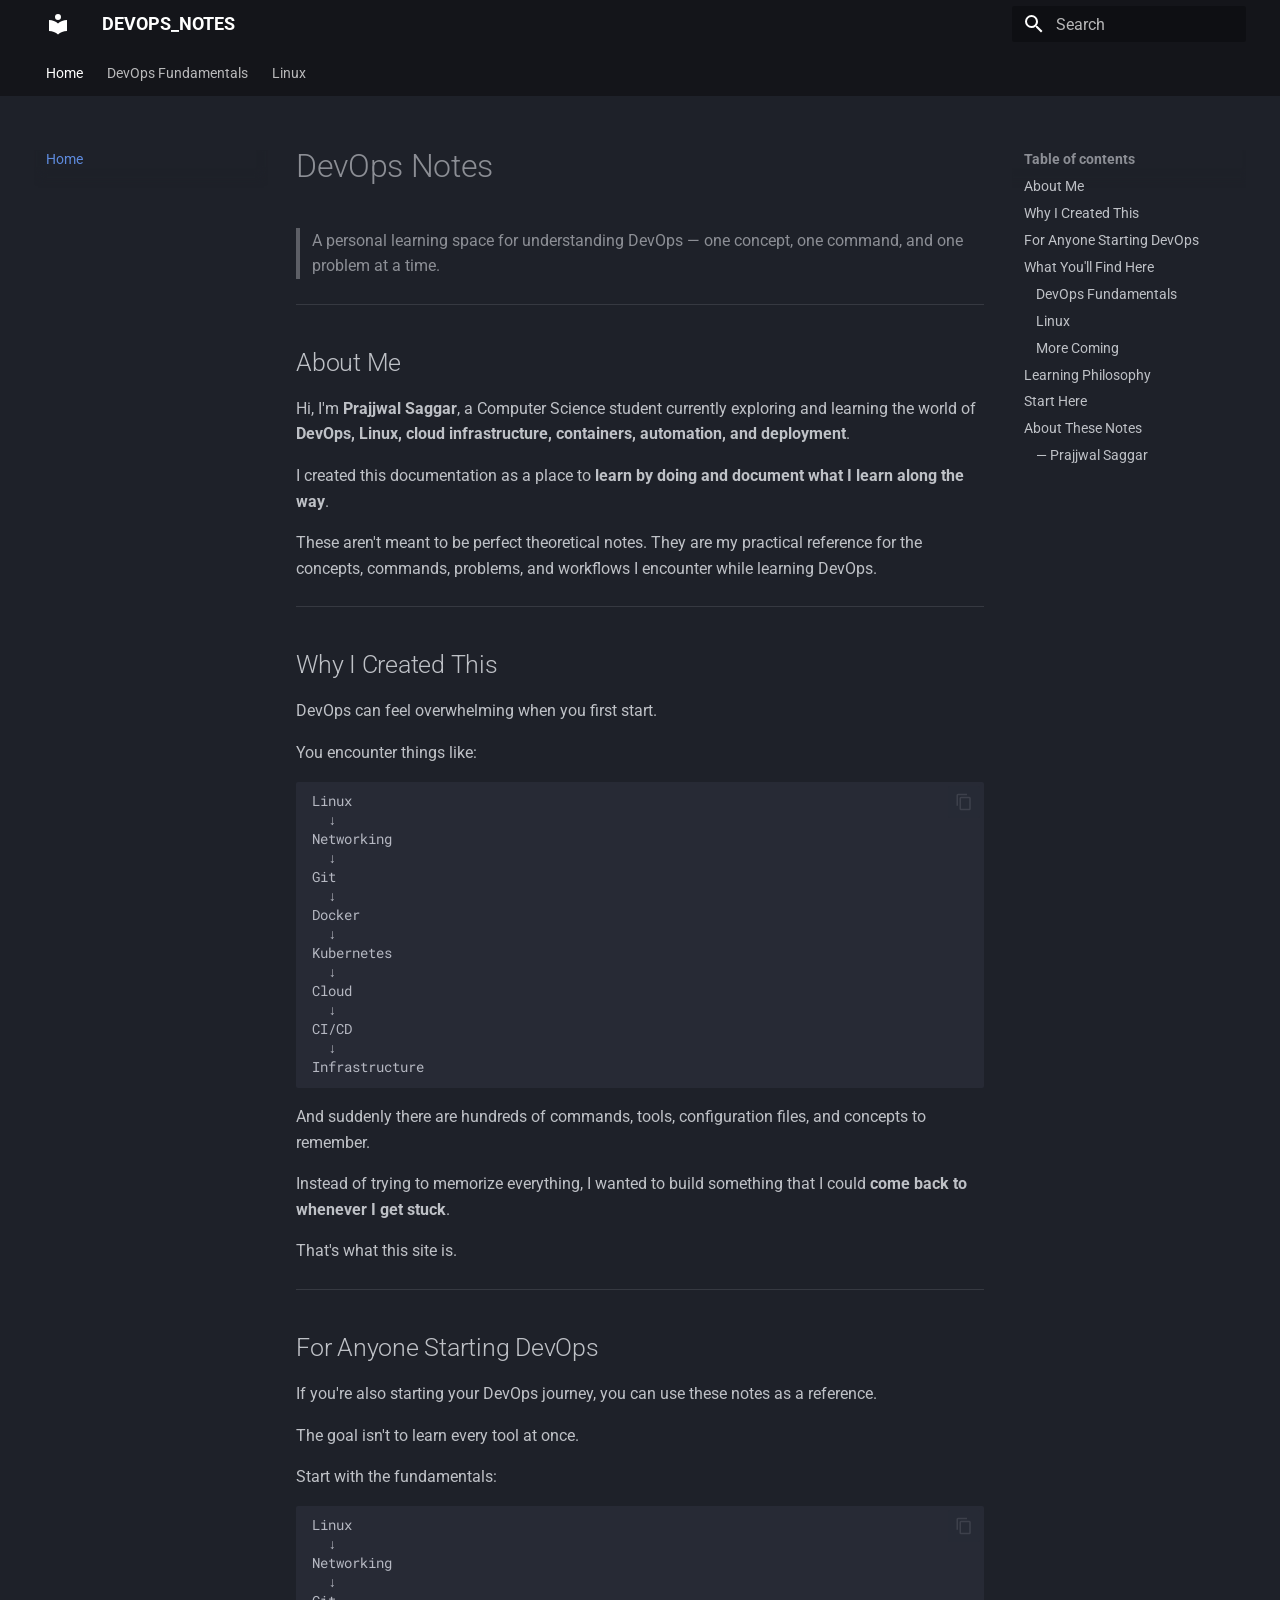
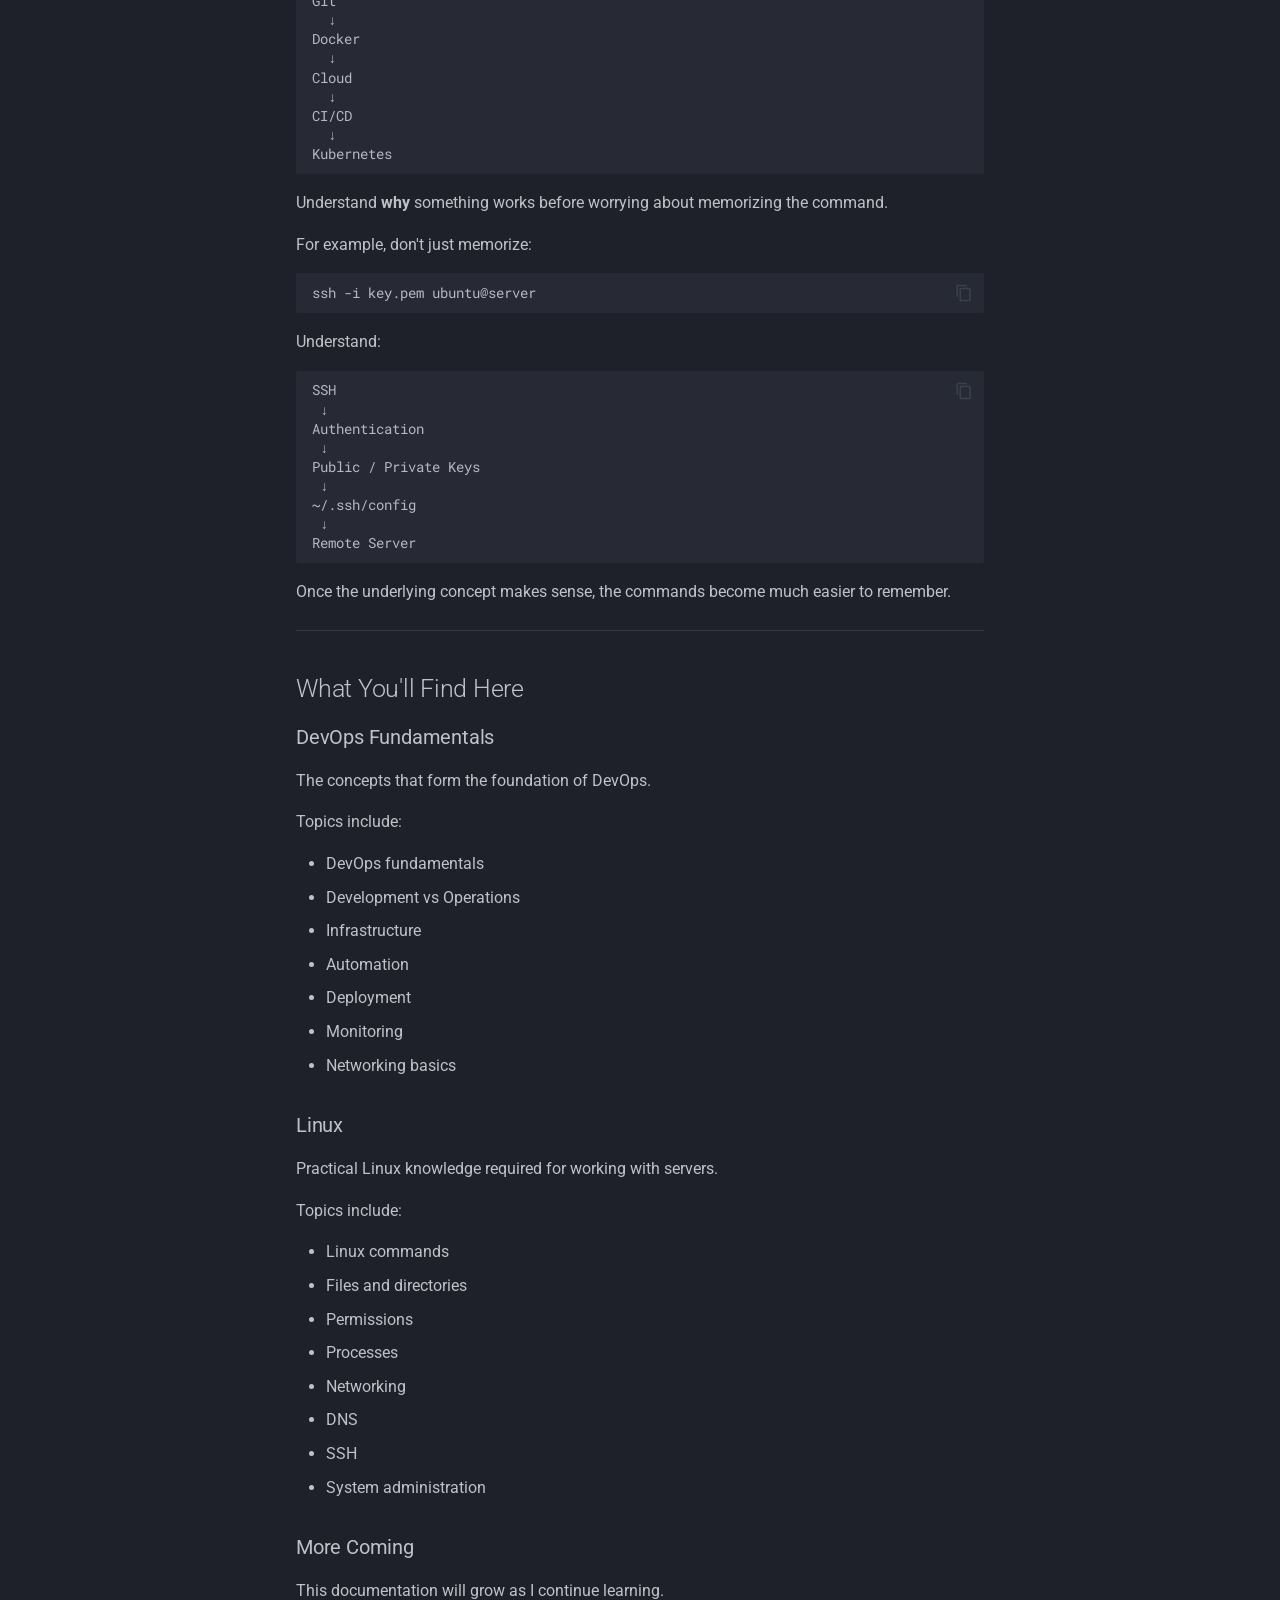
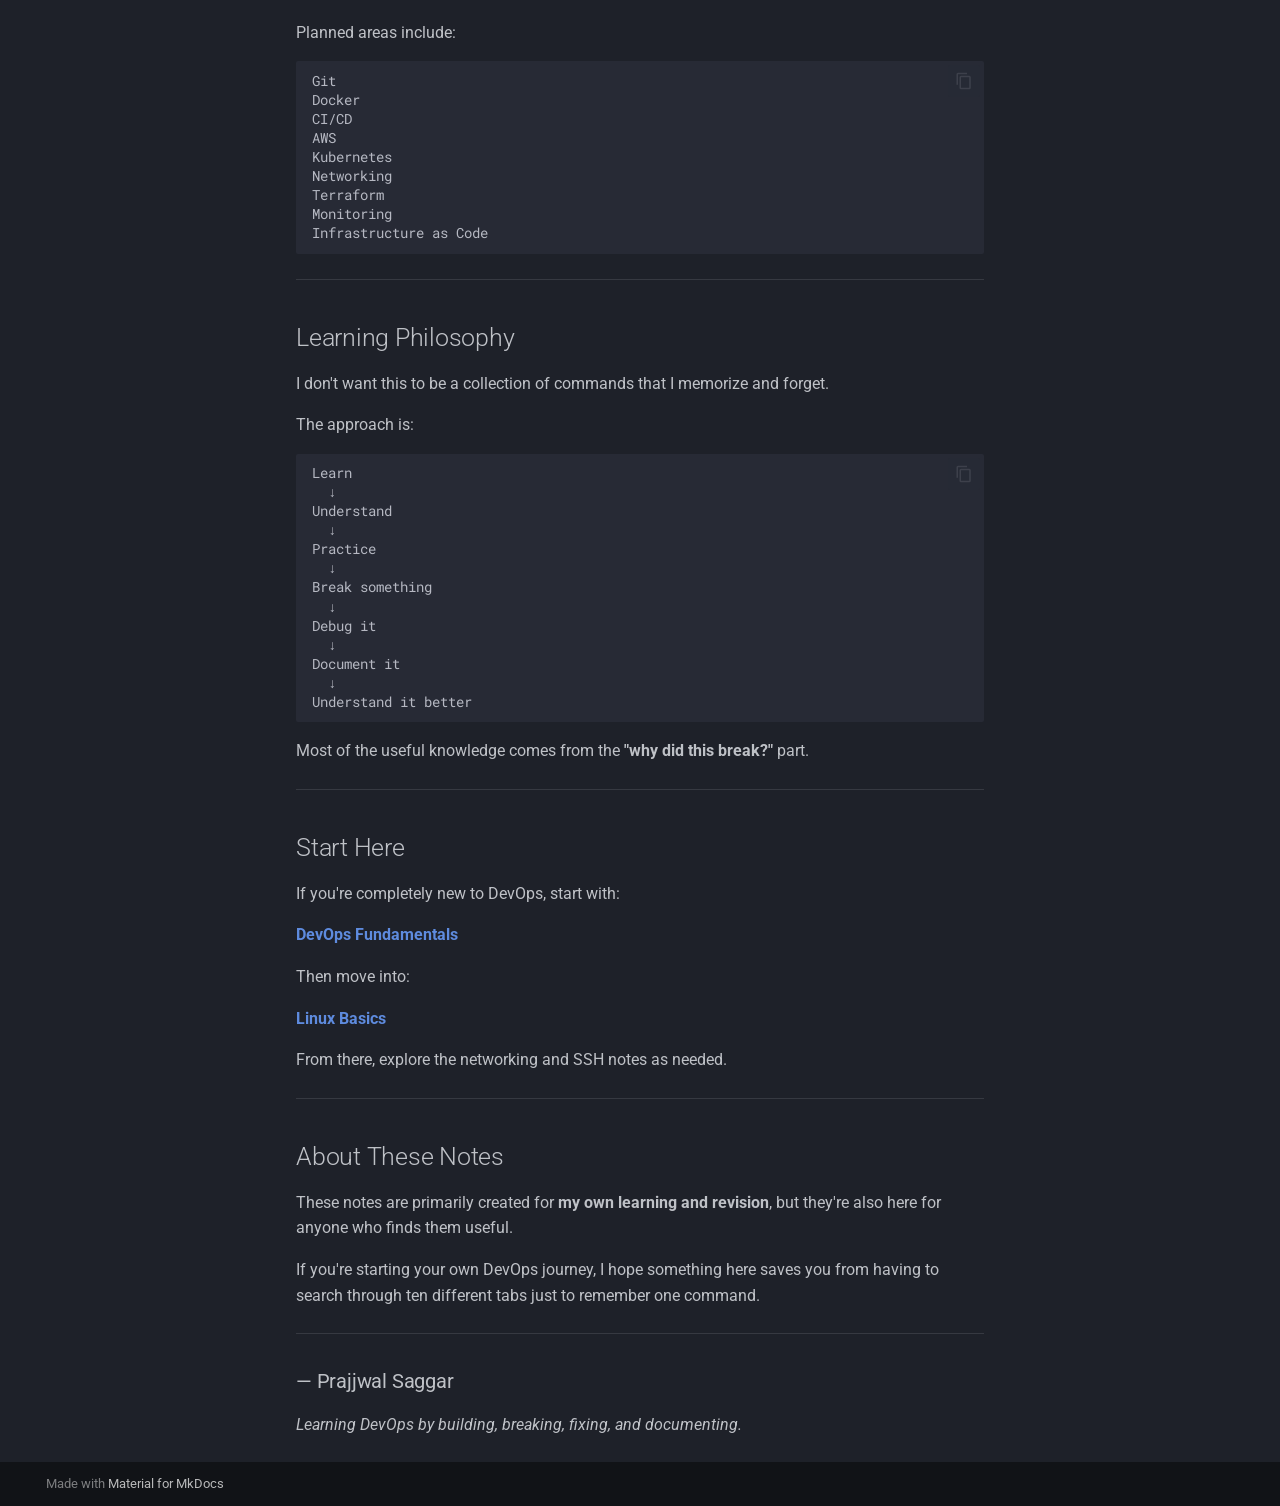
<file: index.html>
<!doctype html>
<html lang="en" class="no-js">
  <head>
    
      <meta charset="utf-8">
      <meta name="viewport" content="width=device-width,initial-scale=1">
      
        <meta name="description" content="Prajjwal Saggar's DevOps learning notes and documentation">
      
      
      
      
      
        <link rel="next" href="devops_fundamentals/Fundamentals/">
      
      
        
      
      
      <link rel="icon" href="assets/images/favicon.png">
      <meta name="generator" content="mkdocs-1.6.1, mkdocs-material-9.7.7">
    
    
      
        <title>DEVOPS_NOTES</title>
      
    
    
      <link rel="stylesheet" href="assets/stylesheets/main.ec1eaa64.min.css">
      
        
        <link rel="stylesheet" href="assets/stylesheets/palette.ab4e12ef.min.css">
      
      


    
    
      
    
    
      
        
        
        <link rel="preconnect" href="https://fonts.gstatic.com" crossorigin>
        <link rel="stylesheet" href="https://fonts.googleapis.com/css?family=Roboto:300,300i,400,400i,700,700i%7CRoboto+Mono:400,400i,700,700i&display=fallback">
        <style>:root{--md-text-font:"Roboto";--md-code-font:"Roboto Mono"}</style>
      
    
    
    <script>__md_scope=new URL(".",location),__md_hash=e=>[...e].reduce(((e,_)=>(e<<5)-e+_.charCodeAt(0)),0),__md_get=(e,_=localStorage,t=__md_scope)=>JSON.parse(_.getItem(t.pathname+"."+e)),__md_set=(e,_,t=localStorage,a=__md_scope)=>{try{t.setItem(a.pathname+"."+e,JSON.stringify(_))}catch(e){}}</script>
    
      

    
    
  </head>
  
  
    
    
    
    
    
    <body dir="ltr" data-md-color-scheme="slate" data-md-color-primary="black" data-md-color-accent="green">
  
    
    <input class="md-toggle" data-md-toggle="drawer" type="checkbox" id="__drawer" autocomplete="off">
    <input class="md-toggle" data-md-toggle="search" type="checkbox" id="__search" autocomplete="off">
    <label class="md-overlay" for="__drawer"></label>
    <div data-md-component="skip">
      
        
        <a href="#devops-notes" class="md-skip">
          Skip to content
        </a>
      
    </div>
    <div data-md-component="announce">
      
    </div>
    
    
      

<header class="md-header" data-md-component="header">
  <nav class="md-header__inner md-grid" aria-label="Header">
    <a href="." title="DEVOPS_NOTES" class="md-header__button md-logo" aria-label="DEVOPS_NOTES" data-md-component="logo">
      
  
  <svg xmlns="http://www.w3.org/2000/svg" viewBox="0 0 24 24"><path d="M12 8a3 3 0 0 0 3-3 3 3 0 0 0-3-3 3 3 0 0 0-3 3 3 3 0 0 0 3 3m0 3.54C9.64 9.35 6.5 8 3 8v11c3.5 0 6.64 1.35 9 3.54 2.36-2.19 5.5-3.54 9-3.54V8c-3.5 0-6.64 1.35-9 3.54"/></svg>

    </a>
    <label class="md-header__button md-icon" for="__drawer">
      
      <svg xmlns="http://www.w3.org/2000/svg" viewBox="0 0 24 24"><path d="M3 6h18v2H3zm0 5h18v2H3zm0 5h18v2H3z"/></svg>
    </label>
    <div class="md-header__title" data-md-component="header-title">
      <div class="md-header__ellipsis">
        <div class="md-header__topic">
          <span class="md-ellipsis">
            DEVOPS_NOTES
          </span>
        </div>
        <div class="md-header__topic" data-md-component="header-topic">
          <span class="md-ellipsis">
            
              Home
            
          </span>
        </div>
      </div>
    </div>
    
      
    
    
    
    
      
      
        <label class="md-header__button md-icon" for="__search">
          
          <svg xmlns="http://www.w3.org/2000/svg" viewBox="0 0 24 24"><path d="M9.5 3A6.5 6.5 0 0 1 16 9.5c0 1.61-.59 3.09-1.56 4.23l.27.27h.79l5 5-1.5 1.5-5-5v-.79l-.27-.27A6.52 6.52 0 0 1 9.5 16 6.5 6.5 0 0 1 3 9.5 6.5 6.5 0 0 1 9.5 3m0 2C7 5 5 7 5 9.5S7 14 9.5 14 14 12 14 9.5 12 5 9.5 5"/></svg>
        </label>
        <div class="md-search" data-md-component="search" role="dialog">
  <label class="md-search__overlay" for="__search"></label>
  <div class="md-search__inner" role="search">
    <form class="md-search__form" name="search">
      <input type="text" class="md-search__input" name="query" aria-label="Search" placeholder="Search" autocapitalize="off" autocorrect="off" autocomplete="off" spellcheck="false" data-md-component="search-query" required>
      <label class="md-search__icon md-icon" for="__search">
        
        <svg xmlns="http://www.w3.org/2000/svg" viewBox="0 0 24 24"><path d="M9.5 3A6.5 6.5 0 0 1 16 9.5c0 1.61-.59 3.09-1.56 4.23l.27.27h.79l5 5-1.5 1.5-5-5v-.79l-.27-.27A6.52 6.52 0 0 1 9.5 16 6.5 6.5 0 0 1 3 9.5 6.5 6.5 0 0 1 9.5 3m0 2C7 5 5 7 5 9.5S7 14 9.5 14 14 12 14 9.5 12 5 9.5 5"/></svg>
        
        <svg xmlns="http://www.w3.org/2000/svg" viewBox="0 0 24 24"><path d="M20 11v2H8l5.5 5.5-1.42 1.42L4.16 12l7.92-7.92L13.5 5.5 8 11z"/></svg>
      </label>
      <nav class="md-search__options" aria-label="Search">
        
          <a href="javascript:void(0)" class="md-search__icon md-icon" title="Share" aria-label="Share" data-clipboard data-clipboard-text="" data-md-component="search-share" tabindex="-1">
            
            <svg xmlns="http://www.w3.org/2000/svg" viewBox="0 0 24 24"><path d="M18 16.08c-.76 0-1.44.3-1.96.77L8.91 12.7c.05-.23.09-.46.09-.7s-.04-.47-.09-.7l7.05-4.11c.54.5 1.25.81 2.04.81a3 3 0 0 0 3-3 3 3 0 0 0-3-3 3 3 0 0 0-3 3c0 .24.04.47.09.7L8.04 9.81C7.5 9.31 6.79 9 6 9a3 3 0 0 0-3 3 3 3 0 0 0 3 3c.79 0 1.5-.31 2.04-.81l7.12 4.15c-.05.21-.08.43-.08.66 0 1.61 1.31 2.91 2.92 2.91s2.92-1.3 2.92-2.91A2.92 2.92 0 0 0 18 16.08"/></svg>
          </a>
        
        <button type="reset" class="md-search__icon md-icon" title="Clear" aria-label="Clear" tabindex="-1">
          
          <svg xmlns="http://www.w3.org/2000/svg" viewBox="0 0 24 24"><path d="M19 6.41 17.59 5 12 10.59 6.41 5 5 6.41 10.59 12 5 17.59 6.41 19 12 13.41 17.59 19 19 17.59 13.41 12z"/></svg>
        </button>
      </nav>
      
    </form>
    <div class="md-search__output">
      <div class="md-search__scrollwrap" tabindex="0" data-md-scrollfix>
        <div class="md-search-result" data-md-component="search-result">
          <div class="md-search-result__meta">
            Initializing search
          </div>
          <ol class="md-search-result__list" role="presentation"></ol>
        </div>
      </div>
    </div>
  </div>
</div>
      
    
    
  </nav>
  
</header>
    
    <div class="md-container" data-md-component="container">
      
      
        
          
            
<nav class="md-tabs" aria-label="Tabs" data-md-component="tabs">
  <div class="md-grid">
    <ul class="md-tabs__list">
      
        
  
  
  
    
  
  
    <li class="md-tabs__item md-tabs__item--active">
      <a href="." class="md-tabs__link">
        
  
  
    
  
  Home

      </a>
    </li>
  

      
        
  
  
  
  
    
    
      <li class="md-tabs__item">
        <a href="devops_fundamentals/Fundamentals/" class="md-tabs__link">
          
  
  
  DevOps Fundamentals

        </a>
      </li>
    
  

      
        
  
  
  
  
    
    
      <li class="md-tabs__item">
        <a href="linux/Linux01/" class="md-tabs__link">
          
  
  
  Linux

        </a>
      </li>
    
  

      
    </ul>
  </div>
</nav>
          
        
      
      <main class="md-main" data-md-component="main">
        <div class="md-main__inner md-grid">
          
            
              
              <div class="md-sidebar md-sidebar--primary" data-md-component="sidebar" data-md-type="navigation" >
                <div class="md-sidebar__scrollwrap">
                  <div class="md-sidebar__inner">
                    


  


<nav class="md-nav md-nav--primary md-nav--lifted" aria-label="Navigation" data-md-level="0">
  <label class="md-nav__title" for="__drawer">
    <a href="." title="DEVOPS_NOTES" class="md-nav__button md-logo" aria-label="DEVOPS_NOTES" data-md-component="logo">
      
  
  <svg xmlns="http://www.w3.org/2000/svg" viewBox="0 0 24 24"><path d="M12 8a3 3 0 0 0 3-3 3 3 0 0 0-3-3 3 3 0 0 0-3 3 3 3 0 0 0 3 3m0 3.54C9.64 9.35 6.5 8 3 8v11c3.5 0 6.64 1.35 9 3.54 2.36-2.19 5.5-3.54 9-3.54V8c-3.5 0-6.64 1.35-9 3.54"/></svg>

    </a>
    DEVOPS_NOTES
  </label>
  
  <ul class="md-nav__list" data-md-scrollfix>
    
      
      
  
  
    
  
  
  
    <li class="md-nav__item md-nav__item--active">
      
      <input class="md-nav__toggle md-toggle" type="checkbox" id="__toc">
      
      
        
      
      
        <label class="md-nav__link md-nav__link--active" for="__toc">
          
  
  
  <span class="md-ellipsis">
    
  
    Home
  

    
  </span>
  
  

          <span class="md-nav__icon md-icon"></span>
        </label>
      
      <a href="." class="md-nav__link md-nav__link--active">
        
  
  
  <span class="md-ellipsis">
    
  
    Home
  

    
  </span>
  
  

      </a>
      
        

<nav class="md-nav md-nav--secondary" aria-label="Table of contents">
  
  
  
    
  
  
    <label class="md-nav__title" for="__toc">
      <span class="md-nav__icon md-icon"></span>
      Table of contents
    </label>
    <ul class="md-nav__list" data-md-component="toc" data-md-scrollfix>
      
        <li class="md-nav__item">
  <a href="#about-me" class="md-nav__link">
    <span class="md-ellipsis">
      
        About Me
      
    </span>
  </a>
  
</li>
      
        <li class="md-nav__item">
  <a href="#why-i-created-this" class="md-nav__link">
    <span class="md-ellipsis">
      
        Why I Created This
      
    </span>
  </a>
  
</li>
      
        <li class="md-nav__item">
  <a href="#for-anyone-starting-devops" class="md-nav__link">
    <span class="md-ellipsis">
      
        For Anyone Starting DevOps
      
    </span>
  </a>
  
</li>
      
        <li class="md-nav__item">
  <a href="#what-youll-find-here" class="md-nav__link">
    <span class="md-ellipsis">
      
        What You'll Find Here
      
    </span>
  </a>
  
    <nav class="md-nav" aria-label="What You&#39;ll Find Here">
      <ul class="md-nav__list">
        
          <li class="md-nav__item">
  <a href="#devops-fundamentals" class="md-nav__link">
    <span class="md-ellipsis">
      
        DevOps Fundamentals
      
    </span>
  </a>
  
</li>
        
          <li class="md-nav__item">
  <a href="#linux" class="md-nav__link">
    <span class="md-ellipsis">
      
        Linux
      
    </span>
  </a>
  
</li>
        
          <li class="md-nav__item">
  <a href="#more-coming" class="md-nav__link">
    <span class="md-ellipsis">
      
        More Coming
      
    </span>
  </a>
  
</li>
        
      </ul>
    </nav>
  
</li>
      
        <li class="md-nav__item">
  <a href="#learning-philosophy" class="md-nav__link">
    <span class="md-ellipsis">
      
        Learning Philosophy
      
    </span>
  </a>
  
</li>
      
        <li class="md-nav__item">
  <a href="#start-here" class="md-nav__link">
    <span class="md-ellipsis">
      
        Start Here
      
    </span>
  </a>
  
</li>
      
        <li class="md-nav__item">
  <a href="#about-these-notes" class="md-nav__link">
    <span class="md-ellipsis">
      
        About These Notes
      
    </span>
  </a>
  
    <nav class="md-nav" aria-label="About These Notes">
      <ul class="md-nav__list">
        
          <li class="md-nav__item">
  <a href="#prajjwal-saggar" class="md-nav__link">
    <span class="md-ellipsis">
      
        — Prajjwal Saggar
      
    </span>
  </a>
  
</li>
        
      </ul>
    </nav>
  
</li>
      
    </ul>
  
</nav>
      
    </li>
  

    
      
      
  
  
  
  
    
    
    
    
      
      
        
      
    
    
    <li class="md-nav__item md-nav__item--nested">
      
        
        
        <input class="md-nav__toggle md-toggle " type="checkbox" id="__nav_2" >
        
          
          <label class="md-nav__link" for="__nav_2" id="__nav_2_label" tabindex="0">
            
  
  
  <span class="md-ellipsis">
    
  
    DevOps Fundamentals
  

    
  </span>
  
  

            <span class="md-nav__icon md-icon"></span>
          </label>
        
        <nav class="md-nav" data-md-level="1" aria-labelledby="__nav_2_label" aria-expanded="false">
          <label class="md-nav__title" for="__nav_2">
            <span class="md-nav__icon md-icon"></span>
            
  
    DevOps Fundamentals
  

          </label>
          <ul class="md-nav__list" data-md-scrollfix>
            
              
                
  
  
  
  
    <li class="md-nav__item">
      <a href="devops_fundamentals/Fundamentals/" class="md-nav__link">
        
  
  
  <span class="md-ellipsis">
    
  
    Fundamentals
  

    
  </span>
  
  

      </a>
    </li>
  

              
            
          </ul>
        </nav>
      
    </li>
  

    
      
      
  
  
  
  
    
    
    
    
      
      
        
      
    
    
    <li class="md-nav__item md-nav__item--nested">
      
        
        
        <input class="md-nav__toggle md-toggle " type="checkbox" id="__nav_3" >
        
          
          <label class="md-nav__link" for="__nav_3" id="__nav_3_label" tabindex="0">
            
  
  
  <span class="md-ellipsis">
    
  
    Linux
  

    
  </span>
  
  

            <span class="md-nav__icon md-icon"></span>
          </label>
        
        <nav class="md-nav" data-md-level="1" aria-labelledby="__nav_3_label" aria-expanded="false">
          <label class="md-nav__title" for="__nav_3">
            <span class="md-nav__icon md-icon"></span>
            
  
    Linux
  

          </label>
          <ul class="md-nav__list" data-md-scrollfix>
            
              
                
  
  
  
  
    <li class="md-nav__item">
      <a href="linux/Linux01/" class="md-nav__link">
        
  
  
  <span class="md-ellipsis">
    
  
    Linux Basics
  

    
  </span>
  
  

      </a>
    </li>
  

              
            
              
                
  
  
  
  
    <li class="md-nav__item">
      <a href="linux/nslookup/" class="md-nav__link">
        
  
  
  <span class="md-ellipsis">
    
  
    DNS & nslookup
  

    
  </span>
  
  

      </a>
    </li>
  

              
            
              
                
  
  
  
  
    <li class="md-nav__item">
      <a href="linux/ssh-keygen/" class="md-nav__link">
        
  
  
  <span class="md-ellipsis">
    
  
    SSH & ssh-keygen
  

    
  </span>
  
  

      </a>
    </li>
  

              
            
          </ul>
        </nav>
      
    </li>
  

    
  </ul>
</nav>
                  </div>
                </div>
              </div>
            
            
              
              <div class="md-sidebar md-sidebar--secondary" data-md-component="sidebar" data-md-type="toc" >
                <div class="md-sidebar__scrollwrap">
                  <div class="md-sidebar__inner">
                    

<nav class="md-nav md-nav--secondary" aria-label="Table of contents">
  
  
  
    
  
  
    <label class="md-nav__title" for="__toc">
      <span class="md-nav__icon md-icon"></span>
      Table of contents
    </label>
    <ul class="md-nav__list" data-md-component="toc" data-md-scrollfix>
      
        <li class="md-nav__item">
  <a href="#about-me" class="md-nav__link">
    <span class="md-ellipsis">
      
        About Me
      
    </span>
  </a>
  
</li>
      
        <li class="md-nav__item">
  <a href="#why-i-created-this" class="md-nav__link">
    <span class="md-ellipsis">
      
        Why I Created This
      
    </span>
  </a>
  
</li>
      
        <li class="md-nav__item">
  <a href="#for-anyone-starting-devops" class="md-nav__link">
    <span class="md-ellipsis">
      
        For Anyone Starting DevOps
      
    </span>
  </a>
  
</li>
      
        <li class="md-nav__item">
  <a href="#what-youll-find-here" class="md-nav__link">
    <span class="md-ellipsis">
      
        What You'll Find Here
      
    </span>
  </a>
  
    <nav class="md-nav" aria-label="What You&#39;ll Find Here">
      <ul class="md-nav__list">
        
          <li class="md-nav__item">
  <a href="#devops-fundamentals" class="md-nav__link">
    <span class="md-ellipsis">
      
        DevOps Fundamentals
      
    </span>
  </a>
  
</li>
        
          <li class="md-nav__item">
  <a href="#linux" class="md-nav__link">
    <span class="md-ellipsis">
      
        Linux
      
    </span>
  </a>
  
</li>
        
          <li class="md-nav__item">
  <a href="#more-coming" class="md-nav__link">
    <span class="md-ellipsis">
      
        More Coming
      
    </span>
  </a>
  
</li>
        
      </ul>
    </nav>
  
</li>
      
        <li class="md-nav__item">
  <a href="#learning-philosophy" class="md-nav__link">
    <span class="md-ellipsis">
      
        Learning Philosophy
      
    </span>
  </a>
  
</li>
      
        <li class="md-nav__item">
  <a href="#start-here" class="md-nav__link">
    <span class="md-ellipsis">
      
        Start Here
      
    </span>
  </a>
  
</li>
      
        <li class="md-nav__item">
  <a href="#about-these-notes" class="md-nav__link">
    <span class="md-ellipsis">
      
        About These Notes
      
    </span>
  </a>
  
    <nav class="md-nav" aria-label="About These Notes">
      <ul class="md-nav__list">
        
          <li class="md-nav__item">
  <a href="#prajjwal-saggar" class="md-nav__link">
    <span class="md-ellipsis">
      
        — Prajjwal Saggar
      
    </span>
  </a>
  
</li>
        
      </ul>
    </nav>
  
</li>
      
    </ul>
  
</nav>
                  </div>
                </div>
              </div>
            
          
          
            <div class="md-content" data-md-component="content">
              
              <article class="md-content__inner md-typeset">
                
                  



<h1 id="devops-notes">DevOps Notes</h1>
<blockquote>
<p>A personal learning space for understanding DevOps — one concept, one command, and one problem at a time.</p>
</blockquote>
<hr />
<h2 id="about-me">About Me</h2>
<p>Hi, I'm <strong>Prajjwal Saggar</strong>, a Computer Science student currently exploring and learning the world of <strong>DevOps, Linux, cloud infrastructure, containers, automation, and deployment</strong>.</p>
<p>I created this documentation as a place to <strong>learn by doing and document what I learn along the way</strong>.</p>
<p>These aren't meant to be perfect theoretical notes. They are my practical reference for the concepts, commands, problems, and workflows I encounter while learning DevOps.</p>
<hr />
<h2 id="why-i-created-this">Why I Created This</h2>
<p>DevOps can feel overwhelming when you first start.</p>
<p>You encounter things like:</p>
<pre><code class="language-text">Linux
  ↓
Networking
  ↓
Git
  ↓
Docker
  ↓
Kubernetes
  ↓
Cloud
  ↓
CI/CD
  ↓
Infrastructure
</code></pre>
<p>And suddenly there are hundreds of commands, tools, configuration files, and concepts to remember.</p>
<p>Instead of trying to memorize everything, I wanted to build something that I could <strong>come back to whenever I get stuck</strong>.</p>
<p>That's what this site is.</p>
<hr />
<h2 id="for-anyone-starting-devops">For Anyone Starting DevOps</h2>
<p>If you're also starting your DevOps journey, you can use these notes as a reference.</p>
<p>The goal isn't to learn every tool at once.</p>
<p>Start with the fundamentals:</p>
<pre><code class="language-text">Linux
  ↓
Networking
  ↓
Git
  ↓
Docker
  ↓
Cloud
  ↓
CI/CD
  ↓
Kubernetes
</code></pre>
<p>Understand <strong>why</strong> something works before worrying about memorizing the command.</p>
<p>For example, don't just memorize:</p>
<pre><code class="language-bash">ssh -i key.pem ubuntu@server
</code></pre>
<p>Understand:</p>
<pre><code class="language-text">SSH
 ↓
Authentication
 ↓
Public / Private Keys
 ↓
~/.ssh/config
 ↓
Remote Server
</code></pre>
<p>Once the underlying concept makes sense, the commands become much easier to remember.</p>
<hr />
<h2 id="what-youll-find-here">What You'll Find Here</h2>
<h3 id="devops-fundamentals">DevOps Fundamentals</h3>
<p>The concepts that form the foundation of DevOps.</p>
<p>Topics include:</p>
<ul>
<li>DevOps fundamentals</li>
<li>Development vs Operations</li>
<li>Infrastructure</li>
<li>Automation</li>
<li>Deployment</li>
<li>Monitoring</li>
<li>Networking basics</li>
</ul>
<h3 id="linux">Linux</h3>
<p>Practical Linux knowledge required for working with servers.</p>
<p>Topics include:</p>
<ul>
<li>Linux commands</li>
<li>Files and directories</li>
<li>Permissions</li>
<li>Processes</li>
<li>Networking</li>
<li>DNS</li>
<li>SSH</li>
<li>System administration</li>
</ul>
<h3 id="more-coming">More Coming</h3>
<p>This documentation will grow as I continue learning.</p>
<p>Planned areas include:</p>
<pre><code class="language-text">Git
Docker
CI/CD
AWS
Kubernetes
Networking
Terraform
Monitoring
Infrastructure as Code
</code></pre>
<hr />
<h2 id="learning-philosophy">Learning Philosophy</h2>
<p>I don't want this to be a collection of commands that I memorize and forget.</p>
<p>The approach is:</p>
<pre><code class="language-text">Learn
  ↓
Understand
  ↓
Practice
  ↓
Break something
  ↓
Debug it
  ↓
Document it
  ↓
Understand it better
</code></pre>
<p>Most of the useful knowledge comes from the <strong>"why did this break?"</strong> part.</p>
<hr />
<h2 id="start-here">Start Here</h2>
<p>If you're completely new to DevOps, start with:</p>
<p><strong><a href="devops_fundamentals/Fundamentals/">DevOps Fundamentals</a></strong></p>
<p>Then move into:</p>
<p><strong><a href="linux/Linux01/">Linux Basics</a></strong></p>
<p>From there, explore the networking and SSH notes as needed.</p>
<hr />
<h2 id="about-these-notes">About These Notes</h2>
<p>These notes are primarily created for <strong>my own learning and revision</strong>, but they're also here for anyone who finds them useful.</p>
<p>If you're starting your own DevOps journey, I hope something here saves you from having to search through ten different tabs just to remember one command.</p>
<hr />
<h3 id="prajjwal-saggar">— Prajjwal Saggar</h3>
<p><em>Learning DevOps by building, breaking, fixing, and documenting.</em></p>












                
              </article>
            </div>
          
          
<script>var target=document.getElementById(location.hash.slice(1));target&&target.name&&(target.checked=target.name.startsWith("__tabbed_"))</script>
        </div>
        
          <button type="button" class="md-top md-icon" data-md-component="top" hidden>
  
  <svg xmlns="http://www.w3.org/2000/svg" viewBox="0 0 24 24"><path d="M13 20h-2V8l-5.5 5.5-1.42-1.42L12 4.16l7.92 7.92-1.42 1.42L13 8z"/></svg>
  Back to top
</button>
        
      </main>
      
        <footer class="md-footer">
  
  <div class="md-footer-meta md-typeset">
    <div class="md-footer-meta__inner md-grid">
      <div class="md-copyright">
  
  
    Made with
    <a href="https://squidfunk.github.io/mkdocs-material/" target="_blank" rel="noopener">
      Material for MkDocs
    </a>
  
</div>
      
    </div>
  </div>
</footer>
      
    </div>
    <div class="md-dialog" data-md-component="dialog">
      <div class="md-dialog__inner md-typeset"></div>
    </div>
    
    
    
      
      
      <script id="__config" type="application/json">{"annotate": null, "base": ".", "features": ["navigation.tabs", "navigation.sections", "navigation.top", "search.highlight", "search.share", "content.code.copy"], "search": "assets/javascripts/workers/search.2c215733.min.js", "tags": null, "translations": {"clipboard.copied": "Copied to clipboard", "clipboard.copy": "Copy to clipboard", "search.result.more.one": "1 more on this page", "search.result.more.other": "# more on this page", "search.result.none": "No matching documents", "search.result.one": "1 matching document", "search.result.other": "# matching documents", "search.result.placeholder": "Type to start searching", "search.result.term.missing": "Missing", "select.version": "Select version"}, "version": null}</script>
    
    
      <script src="assets/javascripts/bundle.d7400e89.min.js"></script>
      
    
  </body>
</html>
</file>
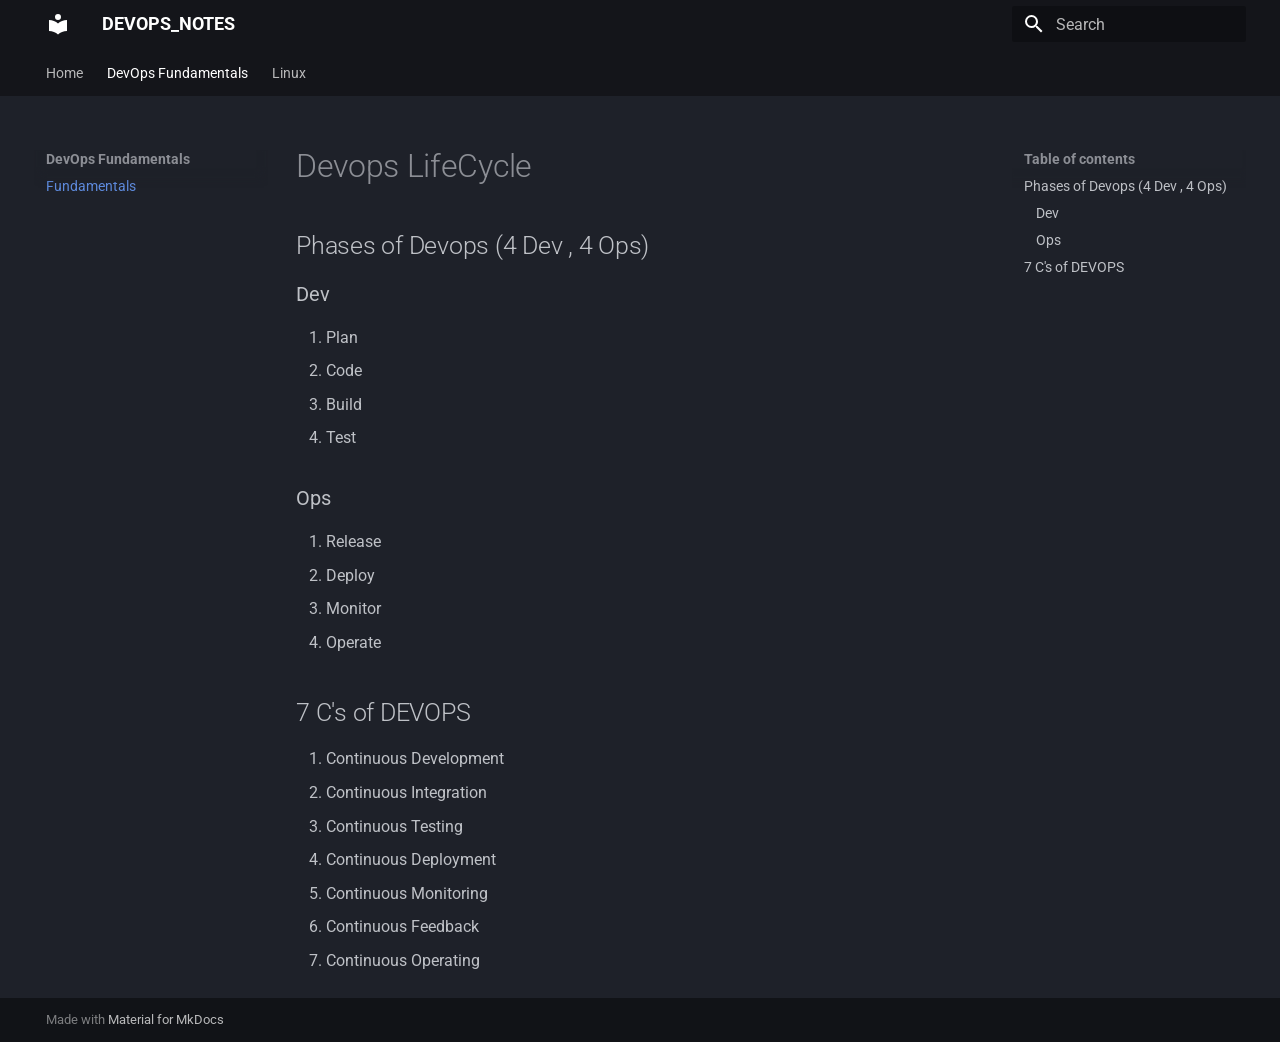
<file: devops_fundamentals/Fundamentals/index.html>
<!doctype html>
<html lang="en" class="no-js">
  <head>
    
      <meta charset="utf-8">
      <meta name="viewport" content="width=device-width,initial-scale=1">
      
        <meta name="description" content="Prajjwal Saggar's DevOps learning notes and documentation">
      
      
      
      
        <link rel="prev" href="../..">
      
      
        <link rel="next" href="../../linux/Linux01/">
      
      
        
      
      
      <link rel="icon" href="../../assets/images/favicon.png">
      <meta name="generator" content="mkdocs-1.6.1, mkdocs-material-9.7.7">
    
    
      
        <title>Fundamentals - DEVOPS_NOTES</title>
      
    
    
      <link rel="stylesheet" href="../../assets/stylesheets/main.ec1eaa64.min.css">
      
        
        <link rel="stylesheet" href="../../assets/stylesheets/palette.ab4e12ef.min.css">
      
      


    
    
      
    
    
      
        
        
        <link rel="preconnect" href="https://fonts.gstatic.com" crossorigin>
        <link rel="stylesheet" href="https://fonts.googleapis.com/css?family=Roboto:300,300i,400,400i,700,700i%7CRoboto+Mono:400,400i,700,700i&display=fallback">
        <style>:root{--md-text-font:"Roboto";--md-code-font:"Roboto Mono"}</style>
      
    
    
    <script>__md_scope=new URL("../..",location),__md_hash=e=>[...e].reduce(((e,_)=>(e<<5)-e+_.charCodeAt(0)),0),__md_get=(e,_=localStorage,t=__md_scope)=>JSON.parse(_.getItem(t.pathname+"."+e)),__md_set=(e,_,t=localStorage,a=__md_scope)=>{try{t.setItem(a.pathname+"."+e,JSON.stringify(_))}catch(e){}}</script>
    
      

    
    
  </head>
  
  
    
    
    
    
    
    <body dir="ltr" data-md-color-scheme="slate" data-md-color-primary="black" data-md-color-accent="green">
  
    
    <input class="md-toggle" data-md-toggle="drawer" type="checkbox" id="__drawer" autocomplete="off">
    <input class="md-toggle" data-md-toggle="search" type="checkbox" id="__search" autocomplete="off">
    <label class="md-overlay" for="__drawer"></label>
    <div data-md-component="skip">
      
        
        <a href="#devops-lifecycle" class="md-skip">
          Skip to content
        </a>
      
    </div>
    <div data-md-component="announce">
      
    </div>
    
    
      

<header class="md-header" data-md-component="header">
  <nav class="md-header__inner md-grid" aria-label="Header">
    <a href="../.." title="DEVOPS_NOTES" class="md-header__button md-logo" aria-label="DEVOPS_NOTES" data-md-component="logo">
      
  
  <svg xmlns="http://www.w3.org/2000/svg" viewBox="0 0 24 24"><path d="M12 8a3 3 0 0 0 3-3 3 3 0 0 0-3-3 3 3 0 0 0-3 3 3 3 0 0 0 3 3m0 3.54C9.64 9.35 6.5 8 3 8v11c3.5 0 6.64 1.35 9 3.54 2.36-2.19 5.5-3.54 9-3.54V8c-3.5 0-6.64 1.35-9 3.54"/></svg>

    </a>
    <label class="md-header__button md-icon" for="__drawer">
      
      <svg xmlns="http://www.w3.org/2000/svg" viewBox="0 0 24 24"><path d="M3 6h18v2H3zm0 5h18v2H3zm0 5h18v2H3z"/></svg>
    </label>
    <div class="md-header__title" data-md-component="header-title">
      <div class="md-header__ellipsis">
        <div class="md-header__topic">
          <span class="md-ellipsis">
            DEVOPS_NOTES
          </span>
        </div>
        <div class="md-header__topic" data-md-component="header-topic">
          <span class="md-ellipsis">
            
              Fundamentals
            
          </span>
        </div>
      </div>
    </div>
    
      
    
    
    
    
      
      
        <label class="md-header__button md-icon" for="__search">
          
          <svg xmlns="http://www.w3.org/2000/svg" viewBox="0 0 24 24"><path d="M9.5 3A6.5 6.5 0 0 1 16 9.5c0 1.61-.59 3.09-1.56 4.23l.27.27h.79l5 5-1.5 1.5-5-5v-.79l-.27-.27A6.52 6.52 0 0 1 9.5 16 6.5 6.5 0 0 1 3 9.5 6.5 6.5 0 0 1 9.5 3m0 2C7 5 5 7 5 9.5S7 14 9.5 14 14 12 14 9.5 12 5 9.5 5"/></svg>
        </label>
        <div class="md-search" data-md-component="search" role="dialog">
  <label class="md-search__overlay" for="__search"></label>
  <div class="md-search__inner" role="search">
    <form class="md-search__form" name="search">
      <input type="text" class="md-search__input" name="query" aria-label="Search" placeholder="Search" autocapitalize="off" autocorrect="off" autocomplete="off" spellcheck="false" data-md-component="search-query" required>
      <label class="md-search__icon md-icon" for="__search">
        
        <svg xmlns="http://www.w3.org/2000/svg" viewBox="0 0 24 24"><path d="M9.5 3A6.5 6.5 0 0 1 16 9.5c0 1.61-.59 3.09-1.56 4.23l.27.27h.79l5 5-1.5 1.5-5-5v-.79l-.27-.27A6.52 6.52 0 0 1 9.5 16 6.5 6.5 0 0 1 3 9.5 6.5 6.5 0 0 1 9.5 3m0 2C7 5 5 7 5 9.5S7 14 9.5 14 14 12 14 9.5 12 5 9.5 5"/></svg>
        
        <svg xmlns="http://www.w3.org/2000/svg" viewBox="0 0 24 24"><path d="M20 11v2H8l5.5 5.5-1.42 1.42L4.16 12l7.92-7.92L13.5 5.5 8 11z"/></svg>
      </label>
      <nav class="md-search__options" aria-label="Search">
        
          <a href="javascript:void(0)" class="md-search__icon md-icon" title="Share" aria-label="Share" data-clipboard data-clipboard-text="" data-md-component="search-share" tabindex="-1">
            
            <svg xmlns="http://www.w3.org/2000/svg" viewBox="0 0 24 24"><path d="M18 16.08c-.76 0-1.44.3-1.96.77L8.91 12.7c.05-.23.09-.46.09-.7s-.04-.47-.09-.7l7.05-4.11c.54.5 1.25.81 2.04.81a3 3 0 0 0 3-3 3 3 0 0 0-3-3 3 3 0 0 0-3 3c0 .24.04.47.09.7L8.04 9.81C7.5 9.31 6.79 9 6 9a3 3 0 0 0-3 3 3 3 0 0 0 3 3c.79 0 1.5-.31 2.04-.81l7.12 4.15c-.05.21-.08.43-.08.66 0 1.61 1.31 2.91 2.92 2.91s2.92-1.3 2.92-2.91A2.92 2.92 0 0 0 18 16.08"/></svg>
          </a>
        
        <button type="reset" class="md-search__icon md-icon" title="Clear" aria-label="Clear" tabindex="-1">
          
          <svg xmlns="http://www.w3.org/2000/svg" viewBox="0 0 24 24"><path d="M19 6.41 17.59 5 12 10.59 6.41 5 5 6.41 10.59 12 5 17.59 6.41 19 12 13.41 17.59 19 19 17.59 13.41 12z"/></svg>
        </button>
      </nav>
      
    </form>
    <div class="md-search__output">
      <div class="md-search__scrollwrap" tabindex="0" data-md-scrollfix>
        <div class="md-search-result" data-md-component="search-result">
          <div class="md-search-result__meta">
            Initializing search
          </div>
          <ol class="md-search-result__list" role="presentation"></ol>
        </div>
      </div>
    </div>
  </div>
</div>
      
    
    
  </nav>
  
</header>
    
    <div class="md-container" data-md-component="container">
      
      
        
          
            
<nav class="md-tabs" aria-label="Tabs" data-md-component="tabs">
  <div class="md-grid">
    <ul class="md-tabs__list">
      
        
  
  
  
  
    <li class="md-tabs__item">
      <a href="../.." class="md-tabs__link">
        
  
  
    
  
  Home

      </a>
    </li>
  

      
        
  
  
  
    
  
  
    
    
      <li class="md-tabs__item md-tabs__item--active">
        <a href="./" class="md-tabs__link">
          
  
  
  DevOps Fundamentals

        </a>
      </li>
    
  

      
        
  
  
  
  
    
    
      <li class="md-tabs__item">
        <a href="../../linux/Linux01/" class="md-tabs__link">
          
  
  
  Linux

        </a>
      </li>
    
  

      
    </ul>
  </div>
</nav>
          
        
      
      <main class="md-main" data-md-component="main">
        <div class="md-main__inner md-grid">
          
            
              
              <div class="md-sidebar md-sidebar--primary" data-md-component="sidebar" data-md-type="navigation" >
                <div class="md-sidebar__scrollwrap">
                  <div class="md-sidebar__inner">
                    


  


<nav class="md-nav md-nav--primary md-nav--lifted" aria-label="Navigation" data-md-level="0">
  <label class="md-nav__title" for="__drawer">
    <a href="../.." title="DEVOPS_NOTES" class="md-nav__button md-logo" aria-label="DEVOPS_NOTES" data-md-component="logo">
      
  
  <svg xmlns="http://www.w3.org/2000/svg" viewBox="0 0 24 24"><path d="M12 8a3 3 0 0 0 3-3 3 3 0 0 0-3-3 3 3 0 0 0-3 3 3 3 0 0 0 3 3m0 3.54C9.64 9.35 6.5 8 3 8v11c3.5 0 6.64 1.35 9 3.54 2.36-2.19 5.5-3.54 9-3.54V8c-3.5 0-6.64 1.35-9 3.54"/></svg>

    </a>
    DEVOPS_NOTES
  </label>
  
  <ul class="md-nav__list" data-md-scrollfix>
    
      
      
  
  
  
  
    <li class="md-nav__item">
      <a href="../.." class="md-nav__link">
        
  
  
  <span class="md-ellipsis">
    
  
    Home
  

    
  </span>
  
  

      </a>
    </li>
  

    
      
      
  
  
    
  
  
  
    
    
    
    
      
        
        
      
      
        
      
    
    
    <li class="md-nav__item md-nav__item--active md-nav__item--section md-nav__item--nested">
      
        
        
        <input class="md-nav__toggle md-toggle " type="checkbox" id="__nav_2" checked>
        
          
          <label class="md-nav__link" for="__nav_2" id="__nav_2_label" tabindex="">
            
  
  
  <span class="md-ellipsis">
    
  
    DevOps Fundamentals
  

    
  </span>
  
  

            <span class="md-nav__icon md-icon"></span>
          </label>
        
        <nav class="md-nav" data-md-level="1" aria-labelledby="__nav_2_label" aria-expanded="true">
          <label class="md-nav__title" for="__nav_2">
            <span class="md-nav__icon md-icon"></span>
            
  
    DevOps Fundamentals
  

          </label>
          <ul class="md-nav__list" data-md-scrollfix>
            
              
                
  
  
    
  
  
  
    <li class="md-nav__item md-nav__item--active">
      
      <input class="md-nav__toggle md-toggle" type="checkbox" id="__toc">
      
      
        
      
      
        <label class="md-nav__link md-nav__link--active" for="__toc">
          
  
  
  <span class="md-ellipsis">
    
  
    Fundamentals
  

    
  </span>
  
  

          <span class="md-nav__icon md-icon"></span>
        </label>
      
      <a href="./" class="md-nav__link md-nav__link--active">
        
  
  
  <span class="md-ellipsis">
    
  
    Fundamentals
  

    
  </span>
  
  

      </a>
      
        

<nav class="md-nav md-nav--secondary" aria-label="Table of contents">
  
  
  
    
  
  
    <label class="md-nav__title" for="__toc">
      <span class="md-nav__icon md-icon"></span>
      Table of contents
    </label>
    <ul class="md-nav__list" data-md-component="toc" data-md-scrollfix>
      
        <li class="md-nav__item">
  <a href="#phases-of-devops-4-dev-4-ops" class="md-nav__link">
    <span class="md-ellipsis">
      
        Phases of Devops (4 Dev , 4 Ops)
      
    </span>
  </a>
  
    <nav class="md-nav" aria-label="Phases of Devops (4 Dev , 4 Ops)">
      <ul class="md-nav__list">
        
          <li class="md-nav__item">
  <a href="#dev" class="md-nav__link">
    <span class="md-ellipsis">
      
        Dev
      
    </span>
  </a>
  
</li>
        
          <li class="md-nav__item">
  <a href="#ops" class="md-nav__link">
    <span class="md-ellipsis">
      
        Ops
      
    </span>
  </a>
  
</li>
        
      </ul>
    </nav>
  
</li>
      
        <li class="md-nav__item">
  <a href="#7-cs-of-devops" class="md-nav__link">
    <span class="md-ellipsis">
      
        7 C's of DEVOPS
      
    </span>
  </a>
  
</li>
      
    </ul>
  
</nav>
      
    </li>
  

              
            
          </ul>
        </nav>
      
    </li>
  

    
      
      
  
  
  
  
    
    
    
    
      
      
        
      
    
    
    <li class="md-nav__item md-nav__item--nested">
      
        
        
        <input class="md-nav__toggle md-toggle " type="checkbox" id="__nav_3" >
        
          
          <label class="md-nav__link" for="__nav_3" id="__nav_3_label" tabindex="0">
            
  
  
  <span class="md-ellipsis">
    
  
    Linux
  

    
  </span>
  
  

            <span class="md-nav__icon md-icon"></span>
          </label>
        
        <nav class="md-nav" data-md-level="1" aria-labelledby="__nav_3_label" aria-expanded="false">
          <label class="md-nav__title" for="__nav_3">
            <span class="md-nav__icon md-icon"></span>
            
  
    Linux
  

          </label>
          <ul class="md-nav__list" data-md-scrollfix>
            
              
                
  
  
  
  
    <li class="md-nav__item">
      <a href="../../linux/Linux01/" class="md-nav__link">
        
  
  
  <span class="md-ellipsis">
    
  
    Linux Basics
  

    
  </span>
  
  

      </a>
    </li>
  

              
            
              
                
  
  
  
  
    <li class="md-nav__item">
      <a href="../../linux/nslookup/" class="md-nav__link">
        
  
  
  <span class="md-ellipsis">
    
  
    DNS & nslookup
  

    
  </span>
  
  

      </a>
    </li>
  

              
            
              
                
  
  
  
  
    <li class="md-nav__item">
      <a href="../../linux/ssh-keygen/" class="md-nav__link">
        
  
  
  <span class="md-ellipsis">
    
  
    SSH & ssh-keygen
  

    
  </span>
  
  

      </a>
    </li>
  

              
            
          </ul>
        </nav>
      
    </li>
  

    
  </ul>
</nav>
                  </div>
                </div>
              </div>
            
            
              
              <div class="md-sidebar md-sidebar--secondary" data-md-component="sidebar" data-md-type="toc" >
                <div class="md-sidebar__scrollwrap">
                  <div class="md-sidebar__inner">
                    

<nav class="md-nav md-nav--secondary" aria-label="Table of contents">
  
  
  
    
  
  
    <label class="md-nav__title" for="__toc">
      <span class="md-nav__icon md-icon"></span>
      Table of contents
    </label>
    <ul class="md-nav__list" data-md-component="toc" data-md-scrollfix>
      
        <li class="md-nav__item">
  <a href="#phases-of-devops-4-dev-4-ops" class="md-nav__link">
    <span class="md-ellipsis">
      
        Phases of Devops (4 Dev , 4 Ops)
      
    </span>
  </a>
  
    <nav class="md-nav" aria-label="Phases of Devops (4 Dev , 4 Ops)">
      <ul class="md-nav__list">
        
          <li class="md-nav__item">
  <a href="#dev" class="md-nav__link">
    <span class="md-ellipsis">
      
        Dev
      
    </span>
  </a>
  
</li>
        
          <li class="md-nav__item">
  <a href="#ops" class="md-nav__link">
    <span class="md-ellipsis">
      
        Ops
      
    </span>
  </a>
  
</li>
        
      </ul>
    </nav>
  
</li>
      
        <li class="md-nav__item">
  <a href="#7-cs-of-devops" class="md-nav__link">
    <span class="md-ellipsis">
      
        7 C's of DEVOPS
      
    </span>
  </a>
  
</li>
      
    </ul>
  
</nav>
                  </div>
                </div>
              </div>
            
          
          
            <div class="md-content" data-md-component="content">
              
              <article class="md-content__inner md-typeset">
                
                  



<h1 id="devops-lifecycle">Devops LifeCycle</h1>
<h2 id="phases-of-devops-4-dev-4-ops">Phases of Devops (4 Dev  , 4 Ops)</h2>
<h3 id="dev">Dev</h3>
<ol>
<li>Plan</li>
<li>Code</li>
<li>Build</li>
<li>Test</li>
</ol>
<h3 id="ops">Ops</h3>
<ol>
<li>Release</li>
<li>Deploy</li>
<li>Monitor</li>
<li>Operate</li>
</ol>
<h2 id="7-cs-of-devops">7 C's of DEVOPS</h2>
<ol>
<li>Continuous Development</li>
<li>Continuous Integration</li>
<li>Continuous Testing</li>
<li>Continuous Deployment</li>
<li>Continuous Monitoring</li>
<li>Continuous Feedback</li>
<li>Continuous Operating</li>
</ol>












                
              </article>
            </div>
          
          
<script>var target=document.getElementById(location.hash.slice(1));target&&target.name&&(target.checked=target.name.startsWith("__tabbed_"))</script>
        </div>
        
          <button type="button" class="md-top md-icon" data-md-component="top" hidden>
  
  <svg xmlns="http://www.w3.org/2000/svg" viewBox="0 0 24 24"><path d="M13 20h-2V8l-5.5 5.5-1.42-1.42L12 4.16l7.92 7.92-1.42 1.42L13 8z"/></svg>
  Back to top
</button>
        
      </main>
      
        <footer class="md-footer">
  
  <div class="md-footer-meta md-typeset">
    <div class="md-footer-meta__inner md-grid">
      <div class="md-copyright">
  
  
    Made with
    <a href="https://squidfunk.github.io/mkdocs-material/" target="_blank" rel="noopener">
      Material for MkDocs
    </a>
  
</div>
      
    </div>
  </div>
</footer>
      
    </div>
    <div class="md-dialog" data-md-component="dialog">
      <div class="md-dialog__inner md-typeset"></div>
    </div>
    
    
    
      
      
      <script id="__config" type="application/json">{"annotate": null, "base": "../..", "features": ["navigation.tabs", "navigation.sections", "navigation.top", "search.highlight", "search.share", "content.code.copy"], "search": "../../assets/javascripts/workers/search.2c215733.min.js", "tags": null, "translations": {"clipboard.copied": "Copied to clipboard", "clipboard.copy": "Copy to clipboard", "search.result.more.one": "1 more on this page", "search.result.more.other": "# more on this page", "search.result.none": "No matching documents", "search.result.one": "1 matching document", "search.result.other": "# matching documents", "search.result.placeholder": "Type to start searching", "search.result.term.missing": "Missing", "select.version": "Select version"}, "version": null}</script>
    
    
      <script src="../../assets/javascripts/bundle.d7400e89.min.js"></script>
      
    
  </body>
</html>
</file>
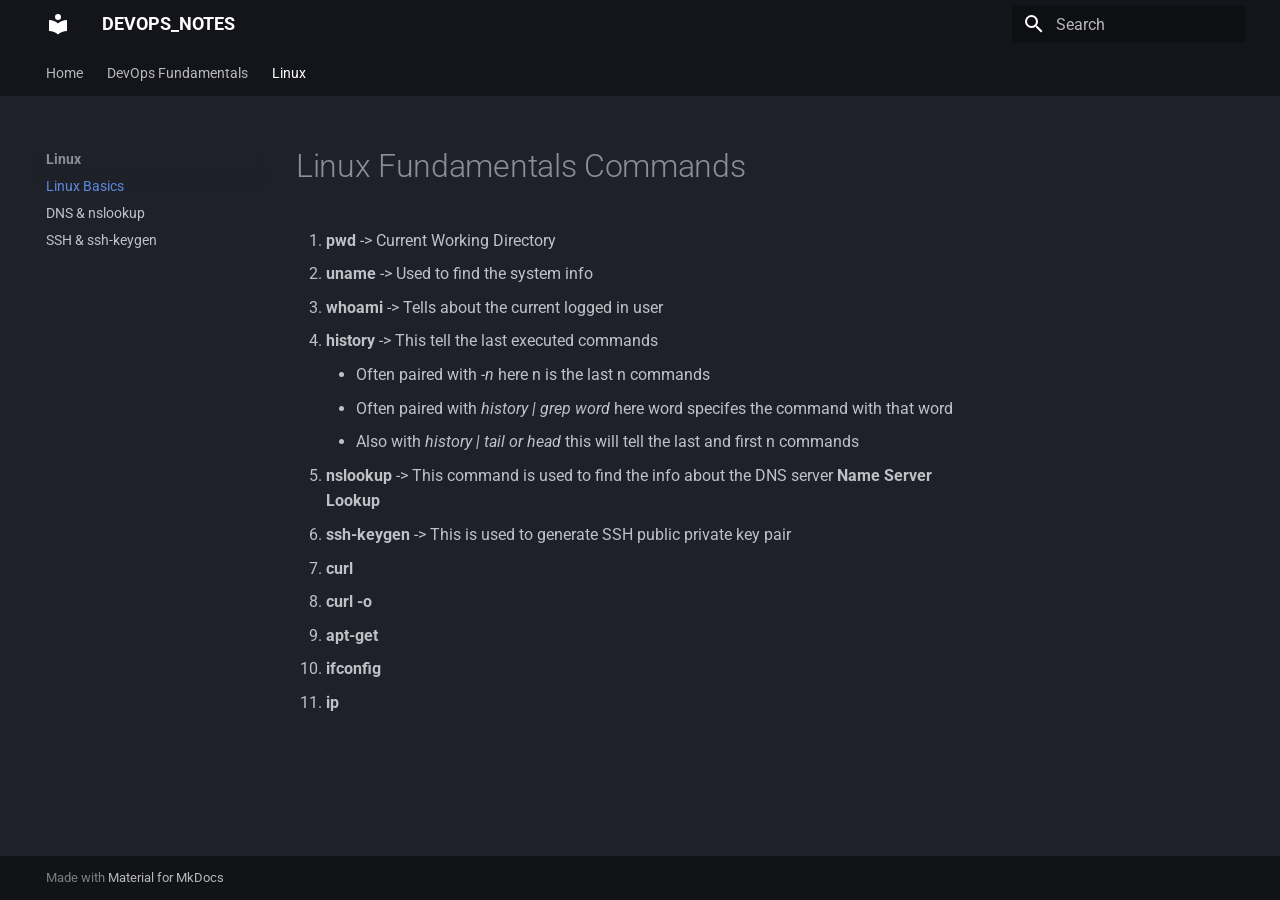
<file: linux/Linux01/index.html>
<!doctype html>
<html lang="en" class="no-js">
  <head>
    
      <meta charset="utf-8">
      <meta name="viewport" content="width=device-width,initial-scale=1">
      
        <meta name="description" content="Prajjwal Saggar's DevOps learning notes and documentation">
      
      
      
      
        <link rel="prev" href="../../devops_fundamentals/Fundamentals/">
      
      
        <link rel="next" href="../nslookup/">
      
      
        
      
      
      <link rel="icon" href="../../assets/images/favicon.png">
      <meta name="generator" content="mkdocs-1.6.1, mkdocs-material-9.7.7">
    
    
      
        <title>Linux Basics - DEVOPS_NOTES</title>
      
    
    
      <link rel="stylesheet" href="../../assets/stylesheets/main.ec1eaa64.min.css">
      
        
        <link rel="stylesheet" href="../../assets/stylesheets/palette.ab4e12ef.min.css">
      
      


    
    
      
    
    
      
        
        
        <link rel="preconnect" href="https://fonts.gstatic.com" crossorigin>
        <link rel="stylesheet" href="https://fonts.googleapis.com/css?family=Roboto:300,300i,400,400i,700,700i%7CRoboto+Mono:400,400i,700,700i&display=fallback">
        <style>:root{--md-text-font:"Roboto";--md-code-font:"Roboto Mono"}</style>
      
    
    
    <script>__md_scope=new URL("../..",location),__md_hash=e=>[...e].reduce(((e,_)=>(e<<5)-e+_.charCodeAt(0)),0),__md_get=(e,_=localStorage,t=__md_scope)=>JSON.parse(_.getItem(t.pathname+"."+e)),__md_set=(e,_,t=localStorage,a=__md_scope)=>{try{t.setItem(a.pathname+"."+e,JSON.stringify(_))}catch(e){}}</script>
    
      

    
    
  </head>
  
  
    
    
    
    
    
    <body dir="ltr" data-md-color-scheme="slate" data-md-color-primary="black" data-md-color-accent="green">
  
    
    <input class="md-toggle" data-md-toggle="drawer" type="checkbox" id="__drawer" autocomplete="off">
    <input class="md-toggle" data-md-toggle="search" type="checkbox" id="__search" autocomplete="off">
    <label class="md-overlay" for="__drawer"></label>
    <div data-md-component="skip">
      
        
        <a href="#linux-fundamentals-commands" class="md-skip">
          Skip to content
        </a>
      
    </div>
    <div data-md-component="announce">
      
    </div>
    
    
      

<header class="md-header" data-md-component="header">
  <nav class="md-header__inner md-grid" aria-label="Header">
    <a href="../.." title="DEVOPS_NOTES" class="md-header__button md-logo" aria-label="DEVOPS_NOTES" data-md-component="logo">
      
  
  <svg xmlns="http://www.w3.org/2000/svg" viewBox="0 0 24 24"><path d="M12 8a3 3 0 0 0 3-3 3 3 0 0 0-3-3 3 3 0 0 0-3 3 3 3 0 0 0 3 3m0 3.54C9.64 9.35 6.5 8 3 8v11c3.5 0 6.64 1.35 9 3.54 2.36-2.19 5.5-3.54 9-3.54V8c-3.5 0-6.64 1.35-9 3.54"/></svg>

    </a>
    <label class="md-header__button md-icon" for="__drawer">
      
      <svg xmlns="http://www.w3.org/2000/svg" viewBox="0 0 24 24"><path d="M3 6h18v2H3zm0 5h18v2H3zm0 5h18v2H3z"/></svg>
    </label>
    <div class="md-header__title" data-md-component="header-title">
      <div class="md-header__ellipsis">
        <div class="md-header__topic">
          <span class="md-ellipsis">
            DEVOPS_NOTES
          </span>
        </div>
        <div class="md-header__topic" data-md-component="header-topic">
          <span class="md-ellipsis">
            
              Linux Basics
            
          </span>
        </div>
      </div>
    </div>
    
      
    
    
    
    
      
      
        <label class="md-header__button md-icon" for="__search">
          
          <svg xmlns="http://www.w3.org/2000/svg" viewBox="0 0 24 24"><path d="M9.5 3A6.5 6.5 0 0 1 16 9.5c0 1.61-.59 3.09-1.56 4.23l.27.27h.79l5 5-1.5 1.5-5-5v-.79l-.27-.27A6.52 6.52 0 0 1 9.5 16 6.5 6.5 0 0 1 3 9.5 6.5 6.5 0 0 1 9.5 3m0 2C7 5 5 7 5 9.5S7 14 9.5 14 14 12 14 9.5 12 5 9.5 5"/></svg>
        </label>
        <div class="md-search" data-md-component="search" role="dialog">
  <label class="md-search__overlay" for="__search"></label>
  <div class="md-search__inner" role="search">
    <form class="md-search__form" name="search">
      <input type="text" class="md-search__input" name="query" aria-label="Search" placeholder="Search" autocapitalize="off" autocorrect="off" autocomplete="off" spellcheck="false" data-md-component="search-query" required>
      <label class="md-search__icon md-icon" for="__search">
        
        <svg xmlns="http://www.w3.org/2000/svg" viewBox="0 0 24 24"><path d="M9.5 3A6.5 6.5 0 0 1 16 9.5c0 1.61-.59 3.09-1.56 4.23l.27.27h.79l5 5-1.5 1.5-5-5v-.79l-.27-.27A6.52 6.52 0 0 1 9.5 16 6.5 6.5 0 0 1 3 9.5 6.5 6.5 0 0 1 9.5 3m0 2C7 5 5 7 5 9.5S7 14 9.5 14 14 12 14 9.5 12 5 9.5 5"/></svg>
        
        <svg xmlns="http://www.w3.org/2000/svg" viewBox="0 0 24 24"><path d="M20 11v2H8l5.5 5.5-1.42 1.42L4.16 12l7.92-7.92L13.5 5.5 8 11z"/></svg>
      </label>
      <nav class="md-search__options" aria-label="Search">
        
          <a href="javascript:void(0)" class="md-search__icon md-icon" title="Share" aria-label="Share" data-clipboard data-clipboard-text="" data-md-component="search-share" tabindex="-1">
            
            <svg xmlns="http://www.w3.org/2000/svg" viewBox="0 0 24 24"><path d="M18 16.08c-.76 0-1.44.3-1.96.77L8.91 12.7c.05-.23.09-.46.09-.7s-.04-.47-.09-.7l7.05-4.11c.54.5 1.25.81 2.04.81a3 3 0 0 0 3-3 3 3 0 0 0-3-3 3 3 0 0 0-3 3c0 .24.04.47.09.7L8.04 9.81C7.5 9.31 6.79 9 6 9a3 3 0 0 0-3 3 3 3 0 0 0 3 3c.79 0 1.5-.31 2.04-.81l7.12 4.15c-.05.21-.08.43-.08.66 0 1.61 1.31 2.91 2.92 2.91s2.92-1.3 2.92-2.91A2.92 2.92 0 0 0 18 16.08"/></svg>
          </a>
        
        <button type="reset" class="md-search__icon md-icon" title="Clear" aria-label="Clear" tabindex="-1">
          
          <svg xmlns="http://www.w3.org/2000/svg" viewBox="0 0 24 24"><path d="M19 6.41 17.59 5 12 10.59 6.41 5 5 6.41 10.59 12 5 17.59 6.41 19 12 13.41 17.59 19 19 17.59 13.41 12z"/></svg>
        </button>
      </nav>
      
    </form>
    <div class="md-search__output">
      <div class="md-search__scrollwrap" tabindex="0" data-md-scrollfix>
        <div class="md-search-result" data-md-component="search-result">
          <div class="md-search-result__meta">
            Initializing search
          </div>
          <ol class="md-search-result__list" role="presentation"></ol>
        </div>
      </div>
    </div>
  </div>
</div>
      
    
    
  </nav>
  
</header>
    
    <div class="md-container" data-md-component="container">
      
      
        
          
            
<nav class="md-tabs" aria-label="Tabs" data-md-component="tabs">
  <div class="md-grid">
    <ul class="md-tabs__list">
      
        
  
  
  
  
    <li class="md-tabs__item">
      <a href="../.." class="md-tabs__link">
        
  
  
    
  
  Home

      </a>
    </li>
  

      
        
  
  
  
  
    
    
      <li class="md-tabs__item">
        <a href="../../devops_fundamentals/Fundamentals/" class="md-tabs__link">
          
  
  
  DevOps Fundamentals

        </a>
      </li>
    
  

      
        
  
  
  
    
  
  
    
    
      <li class="md-tabs__item md-tabs__item--active">
        <a href="./" class="md-tabs__link">
          
  
  
  Linux

        </a>
      </li>
    
  

      
    </ul>
  </div>
</nav>
          
        
      
      <main class="md-main" data-md-component="main">
        <div class="md-main__inner md-grid">
          
            
              
              <div class="md-sidebar md-sidebar--primary" data-md-component="sidebar" data-md-type="navigation" >
                <div class="md-sidebar__scrollwrap">
                  <div class="md-sidebar__inner">
                    


  


<nav class="md-nav md-nav--primary md-nav--lifted" aria-label="Navigation" data-md-level="0">
  <label class="md-nav__title" for="__drawer">
    <a href="../.." title="DEVOPS_NOTES" class="md-nav__button md-logo" aria-label="DEVOPS_NOTES" data-md-component="logo">
      
  
  <svg xmlns="http://www.w3.org/2000/svg" viewBox="0 0 24 24"><path d="M12 8a3 3 0 0 0 3-3 3 3 0 0 0-3-3 3 3 0 0 0-3 3 3 3 0 0 0 3 3m0 3.54C9.64 9.35 6.5 8 3 8v11c3.5 0 6.64 1.35 9 3.54 2.36-2.19 5.5-3.54 9-3.54V8c-3.5 0-6.64 1.35-9 3.54"/></svg>

    </a>
    DEVOPS_NOTES
  </label>
  
  <ul class="md-nav__list" data-md-scrollfix>
    
      
      
  
  
  
  
    <li class="md-nav__item">
      <a href="../.." class="md-nav__link">
        
  
  
  <span class="md-ellipsis">
    
  
    Home
  

    
  </span>
  
  

      </a>
    </li>
  

    
      
      
  
  
  
  
    
    
    
    
      
      
        
      
    
    
    <li class="md-nav__item md-nav__item--nested">
      
        
        
        <input class="md-nav__toggle md-toggle " type="checkbox" id="__nav_2" >
        
          
          <label class="md-nav__link" for="__nav_2" id="__nav_2_label" tabindex="0">
            
  
  
  <span class="md-ellipsis">
    
  
    DevOps Fundamentals
  

    
  </span>
  
  

            <span class="md-nav__icon md-icon"></span>
          </label>
        
        <nav class="md-nav" data-md-level="1" aria-labelledby="__nav_2_label" aria-expanded="false">
          <label class="md-nav__title" for="__nav_2">
            <span class="md-nav__icon md-icon"></span>
            
  
    DevOps Fundamentals
  

          </label>
          <ul class="md-nav__list" data-md-scrollfix>
            
              
                
  
  
  
  
    <li class="md-nav__item">
      <a href="../../devops_fundamentals/Fundamentals/" class="md-nav__link">
        
  
  
  <span class="md-ellipsis">
    
  
    Fundamentals
  

    
  </span>
  
  

      </a>
    </li>
  

              
            
          </ul>
        </nav>
      
    </li>
  

    
      
      
  
  
    
  
  
  
    
    
    
    
      
        
        
      
      
        
      
    
    
    <li class="md-nav__item md-nav__item--active md-nav__item--section md-nav__item--nested">
      
        
        
        <input class="md-nav__toggle md-toggle " type="checkbox" id="__nav_3" checked>
        
          
          <label class="md-nav__link" for="__nav_3" id="__nav_3_label" tabindex="">
            
  
  
  <span class="md-ellipsis">
    
  
    Linux
  

    
  </span>
  
  

            <span class="md-nav__icon md-icon"></span>
          </label>
        
        <nav class="md-nav" data-md-level="1" aria-labelledby="__nav_3_label" aria-expanded="true">
          <label class="md-nav__title" for="__nav_3">
            <span class="md-nav__icon md-icon"></span>
            
  
    Linux
  

          </label>
          <ul class="md-nav__list" data-md-scrollfix>
            
              
                
  
  
    
  
  
  
    <li class="md-nav__item md-nav__item--active">
      
      <input class="md-nav__toggle md-toggle" type="checkbox" id="__toc">
      
      
        
      
      
      <a href="./" class="md-nav__link md-nav__link--active">
        
  
  
  <span class="md-ellipsis">
    
  
    Linux Basics
  

    
  </span>
  
  

      </a>
      
    </li>
  

              
            
              
                
  
  
  
  
    <li class="md-nav__item">
      <a href="../nslookup/" class="md-nav__link">
        
  
  
  <span class="md-ellipsis">
    
  
    DNS & nslookup
  

    
  </span>
  
  

      </a>
    </li>
  

              
            
              
                
  
  
  
  
    <li class="md-nav__item">
      <a href="../ssh-keygen/" class="md-nav__link">
        
  
  
  <span class="md-ellipsis">
    
  
    SSH & ssh-keygen
  

    
  </span>
  
  

      </a>
    </li>
  

              
            
          </ul>
        </nav>
      
    </li>
  

    
  </ul>
</nav>
                  </div>
                </div>
              </div>
            
            
              
              <div class="md-sidebar md-sidebar--secondary" data-md-component="sidebar" data-md-type="toc" >
                <div class="md-sidebar__scrollwrap">
                  <div class="md-sidebar__inner">
                    

<nav class="md-nav md-nav--secondary" aria-label="Table of contents">
  
  
  
    
  
  
</nav>
                  </div>
                </div>
              </div>
            
          
          
            <div class="md-content" data-md-component="content">
              
              <article class="md-content__inner md-typeset">
                
                  



<h1 id="linux-fundamentals-commands">Linux Fundamentals Commands</h1>
<ol>
<li><strong>pwd</strong> -&gt; Current Working Directory </li>
<li><strong>uname</strong> -&gt; Used to find the system info</li>
<li><strong>whoami</strong> -&gt; Tells about the current logged in user </li>
<li><strong>history</strong> -&gt; This tell the last executed commands <ul>
<li>Often paired with <em>-n</em> here n is the last n commands</li>
<li>Often paired with <em>history | grep word</em> here word specifes the command with that word</li>
<li>Also with <em>history | tail or head</em> this will tell the last and first n commands </li>
</ul>
</li>
<li><strong>nslookup</strong> -&gt; This command is used to find the  info about the DNS server <strong>Name Server Lookup</strong></li>
<li><strong>ssh-keygen</strong> -&gt; This is used to generate SSH public private key pair </li>
<li><strong>curl</strong></li>
<li><strong>curl -o</strong></li>
<li><strong>apt-get</strong></li>
<li><strong>ifconfig</strong></li>
<li><strong>ip</strong></li>
</ol>












                
              </article>
            </div>
          
          
<script>var target=document.getElementById(location.hash.slice(1));target&&target.name&&(target.checked=target.name.startsWith("__tabbed_"))</script>
        </div>
        
          <button type="button" class="md-top md-icon" data-md-component="top" hidden>
  
  <svg xmlns="http://www.w3.org/2000/svg" viewBox="0 0 24 24"><path d="M13 20h-2V8l-5.5 5.5-1.42-1.42L12 4.16l7.92 7.92-1.42 1.42L13 8z"/></svg>
  Back to top
</button>
        
      </main>
      
        <footer class="md-footer">
  
  <div class="md-footer-meta md-typeset">
    <div class="md-footer-meta__inner md-grid">
      <div class="md-copyright">
  
  
    Made with
    <a href="https://squidfunk.github.io/mkdocs-material/" target="_blank" rel="noopener">
      Material for MkDocs
    </a>
  
</div>
      
    </div>
  </div>
</footer>
      
    </div>
    <div class="md-dialog" data-md-component="dialog">
      <div class="md-dialog__inner md-typeset"></div>
    </div>
    
    
    
      
      
      <script id="__config" type="application/json">{"annotate": null, "base": "../..", "features": ["navigation.tabs", "navigation.sections", "navigation.top", "search.highlight", "search.share", "content.code.copy"], "search": "../../assets/javascripts/workers/search.2c215733.min.js", "tags": null, "translations": {"clipboard.copied": "Copied to clipboard", "clipboard.copy": "Copy to clipboard", "search.result.more.one": "1 more on this page", "search.result.more.other": "# more on this page", "search.result.none": "No matching documents", "search.result.one": "1 matching document", "search.result.other": "# matching documents", "search.result.placeholder": "Type to start searching", "search.result.term.missing": "Missing", "select.version": "Select version"}, "version": null}</script>
    
    
      <script src="../../assets/javascripts/bundle.d7400e89.min.js"></script>
      
    
  </body>
</html>
</file>
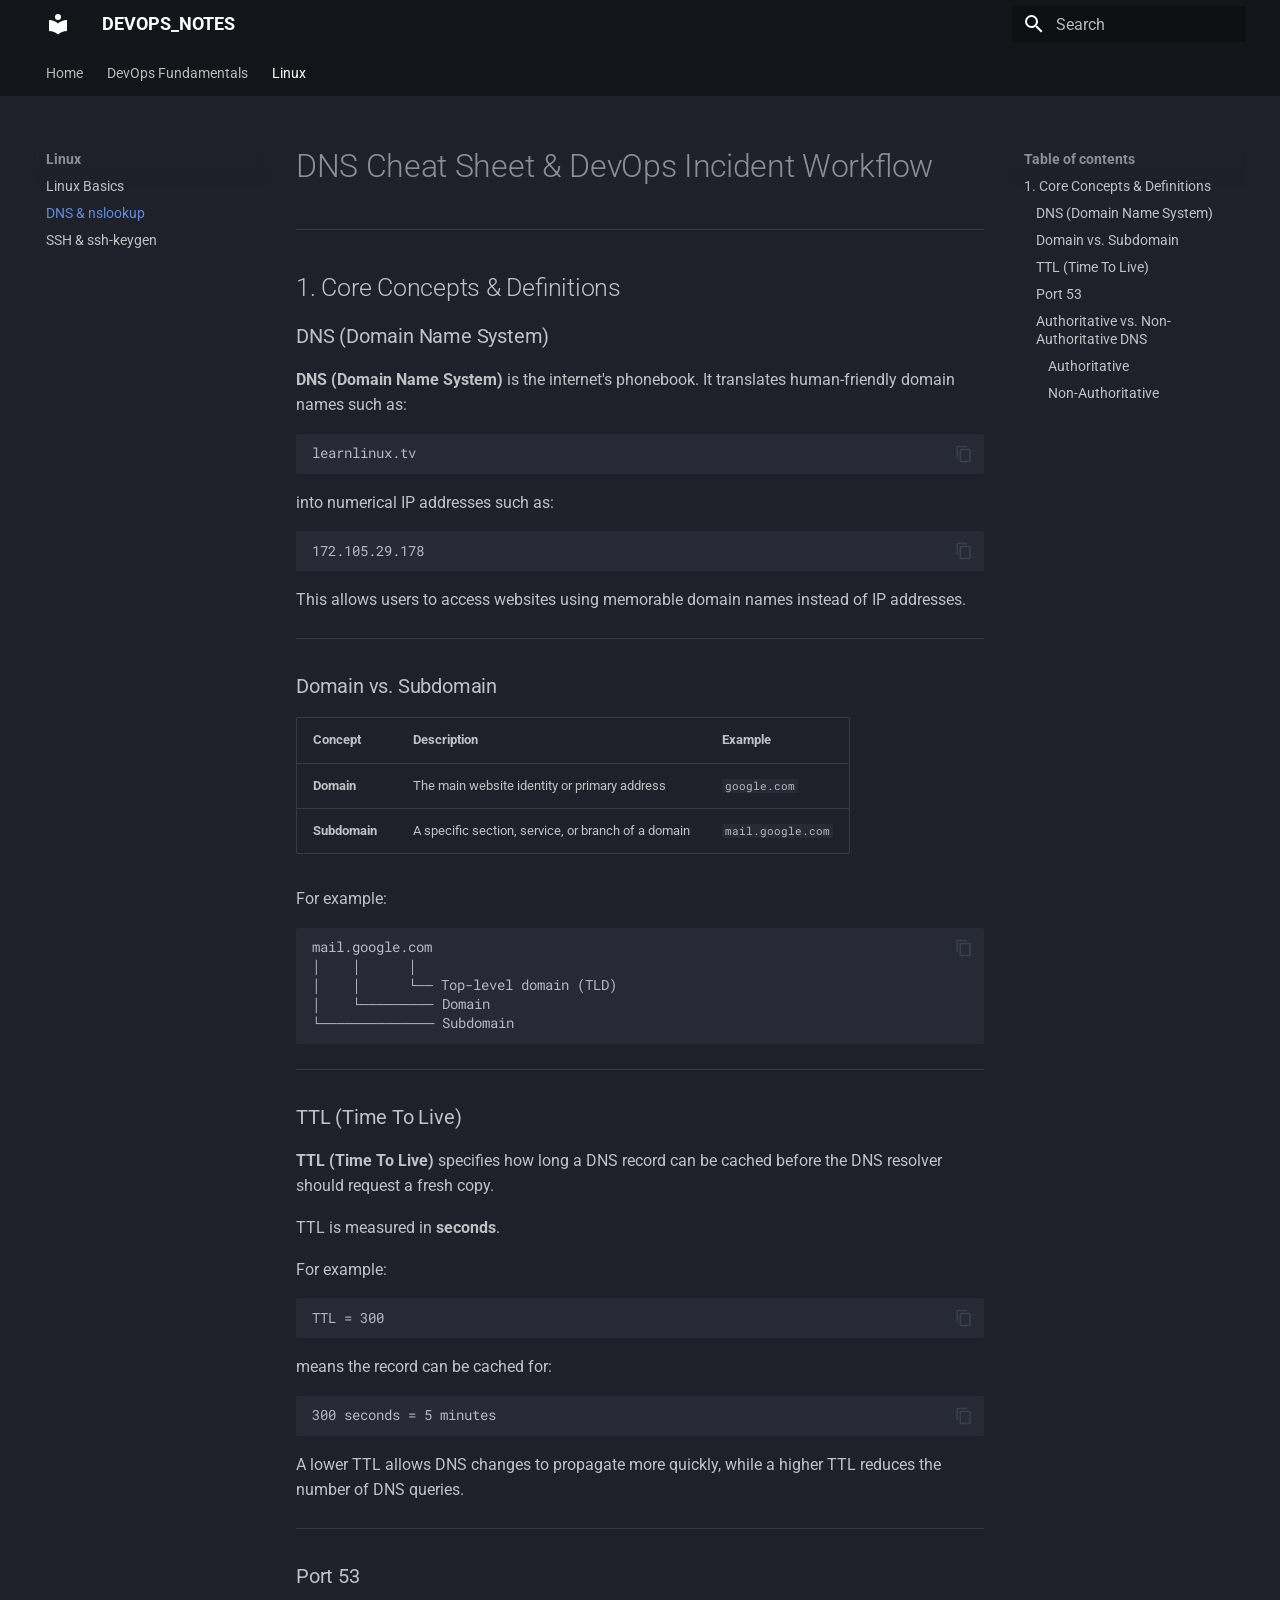
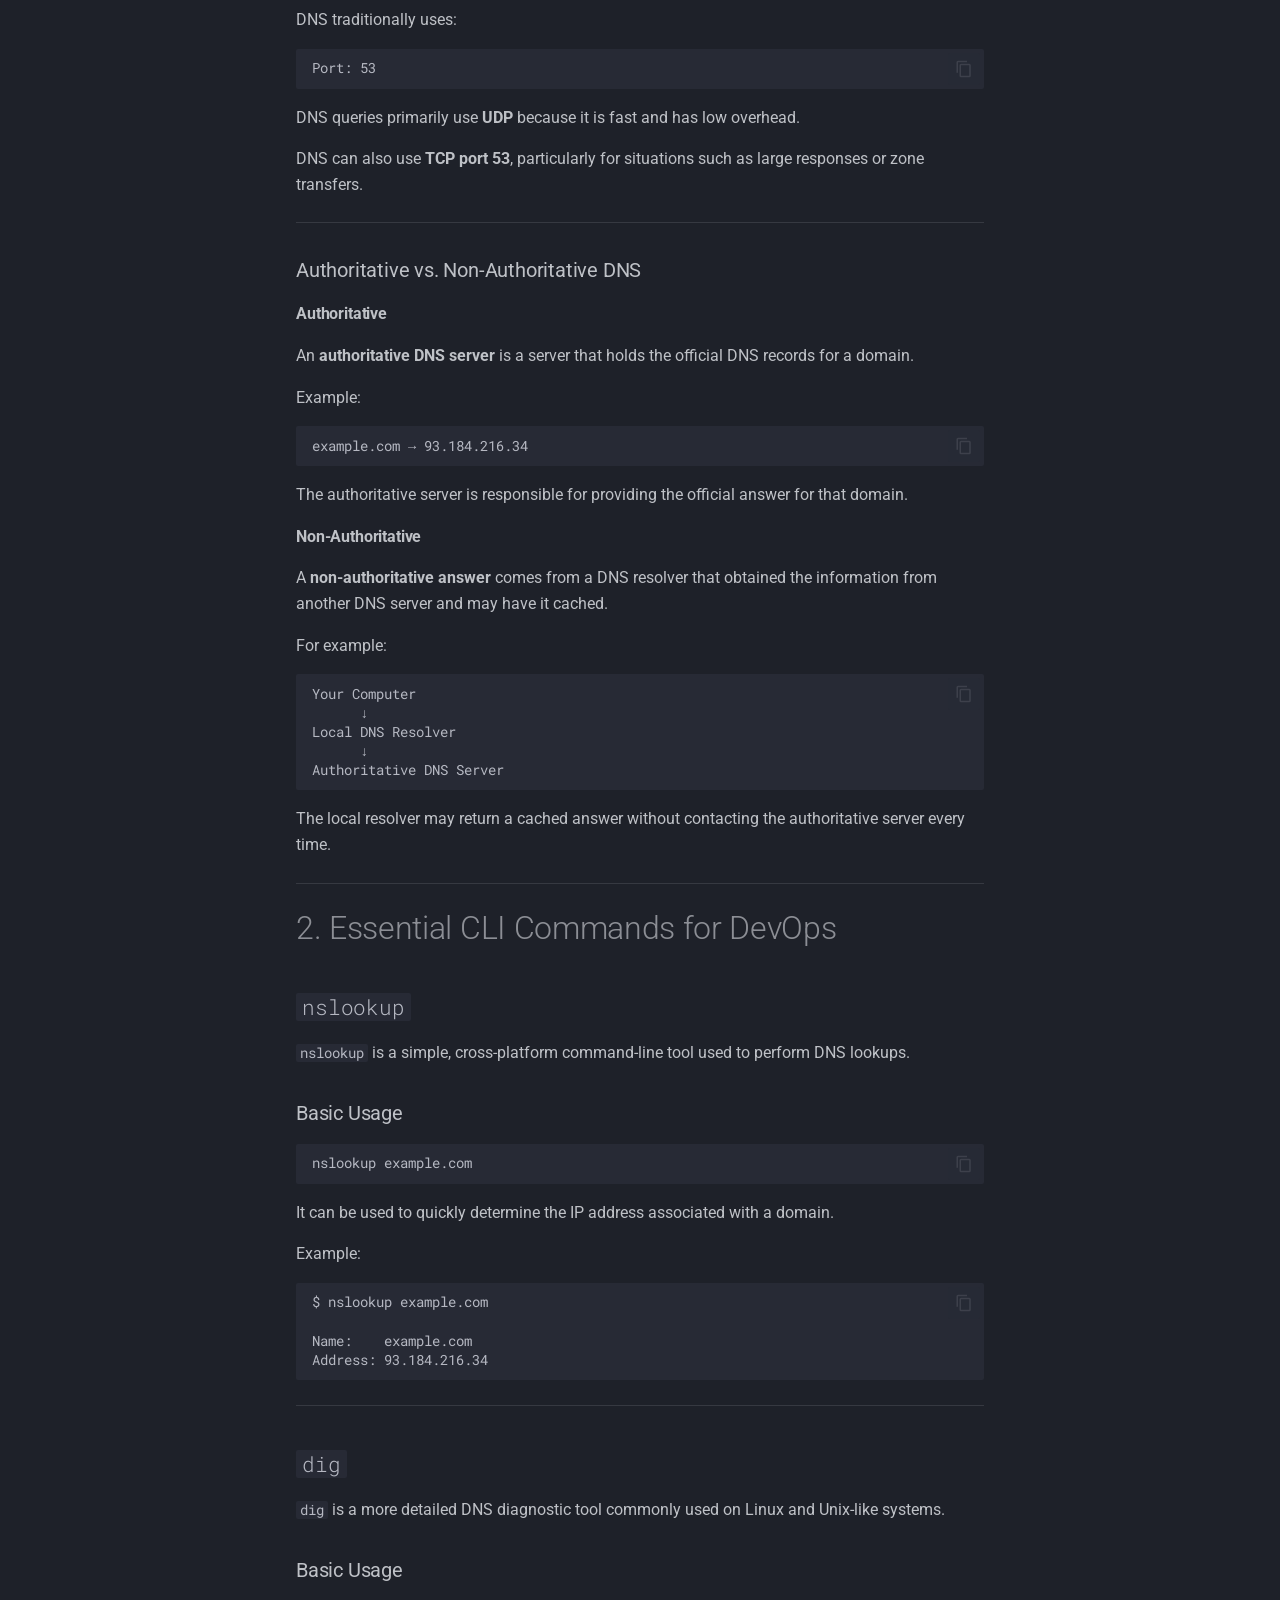
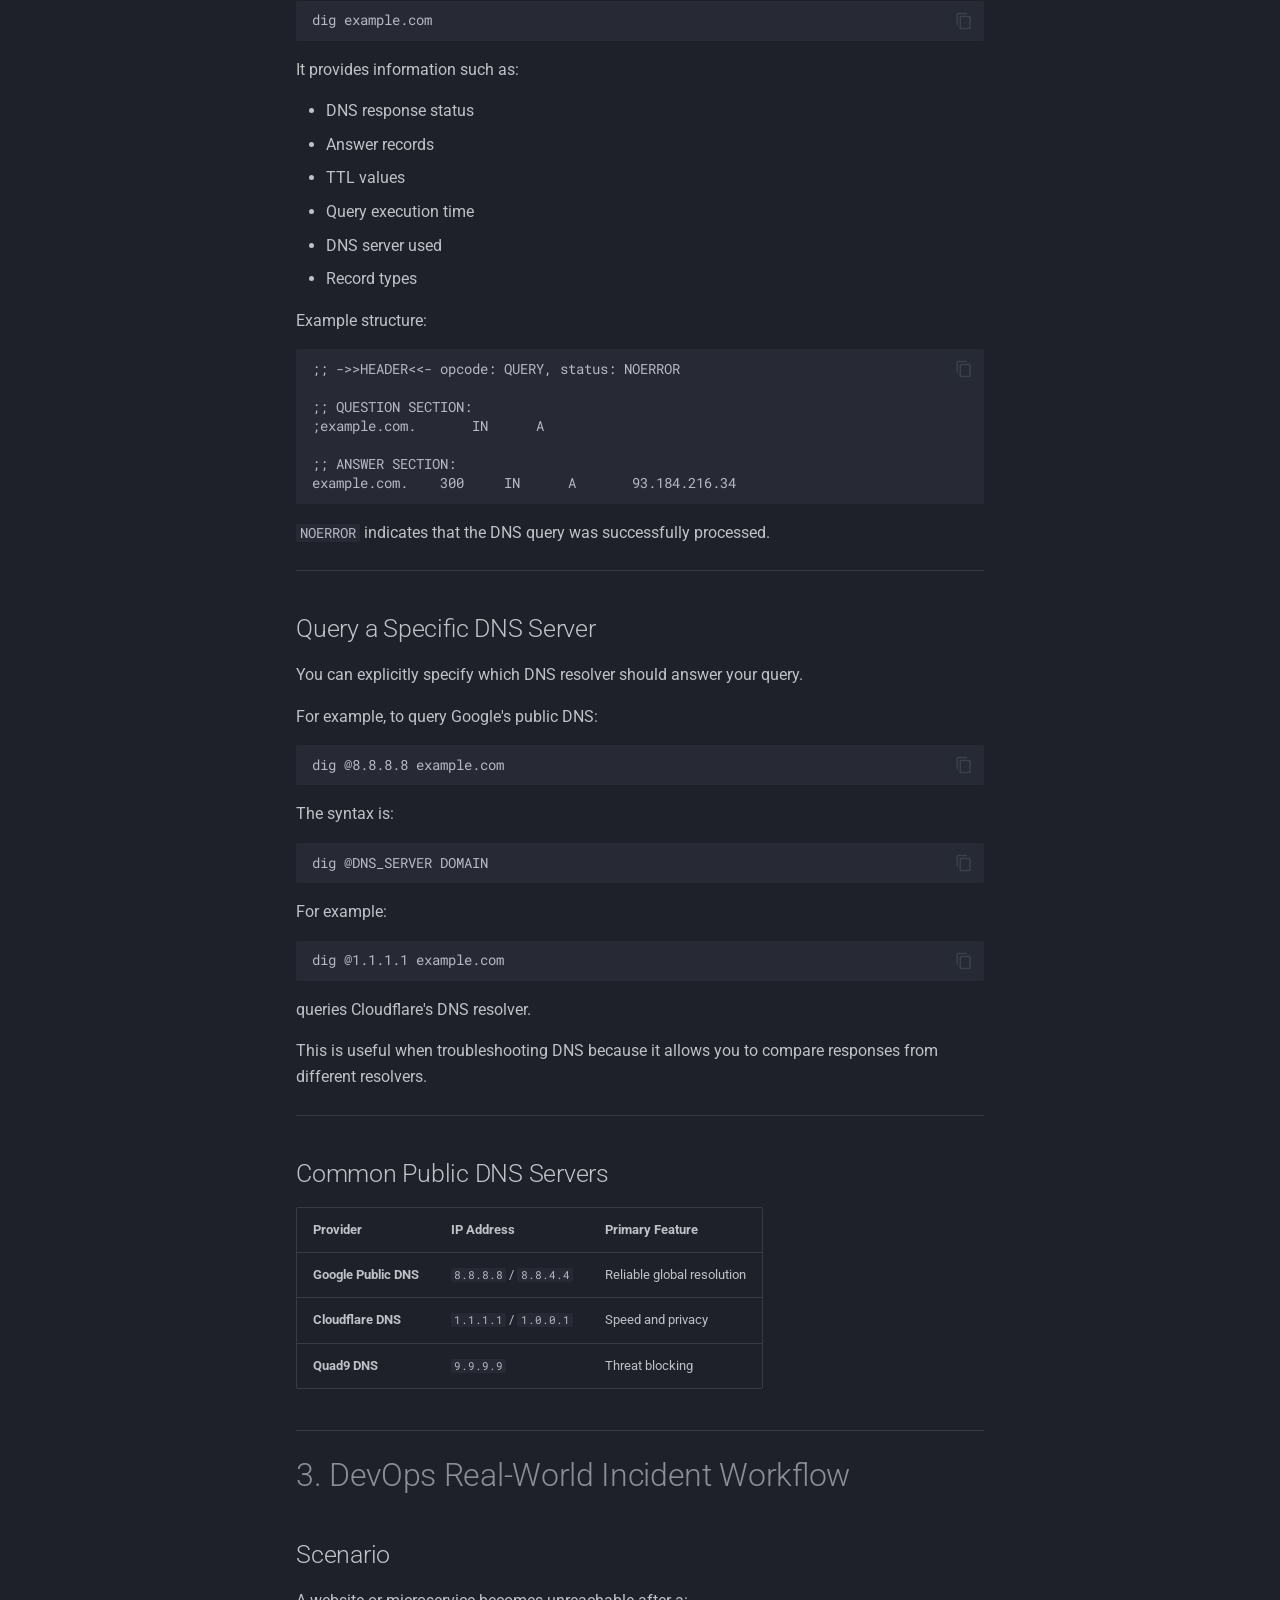
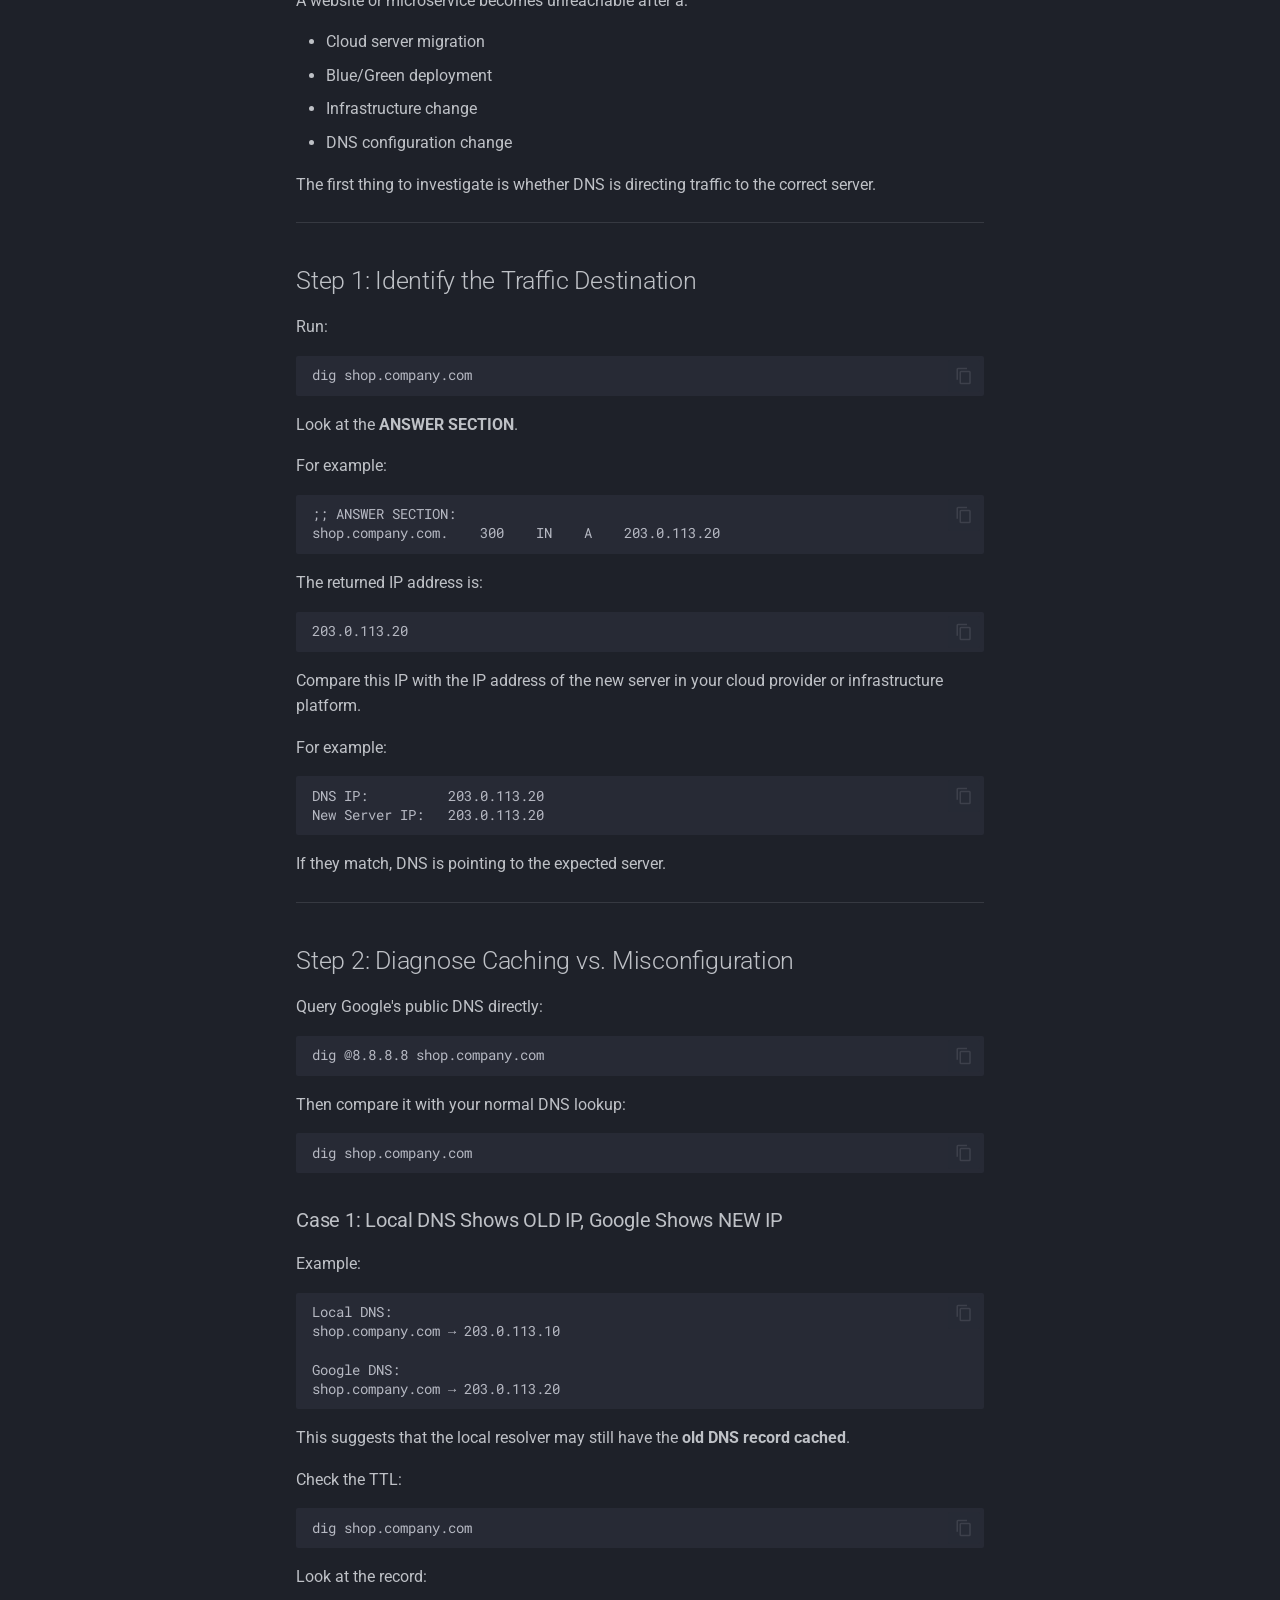
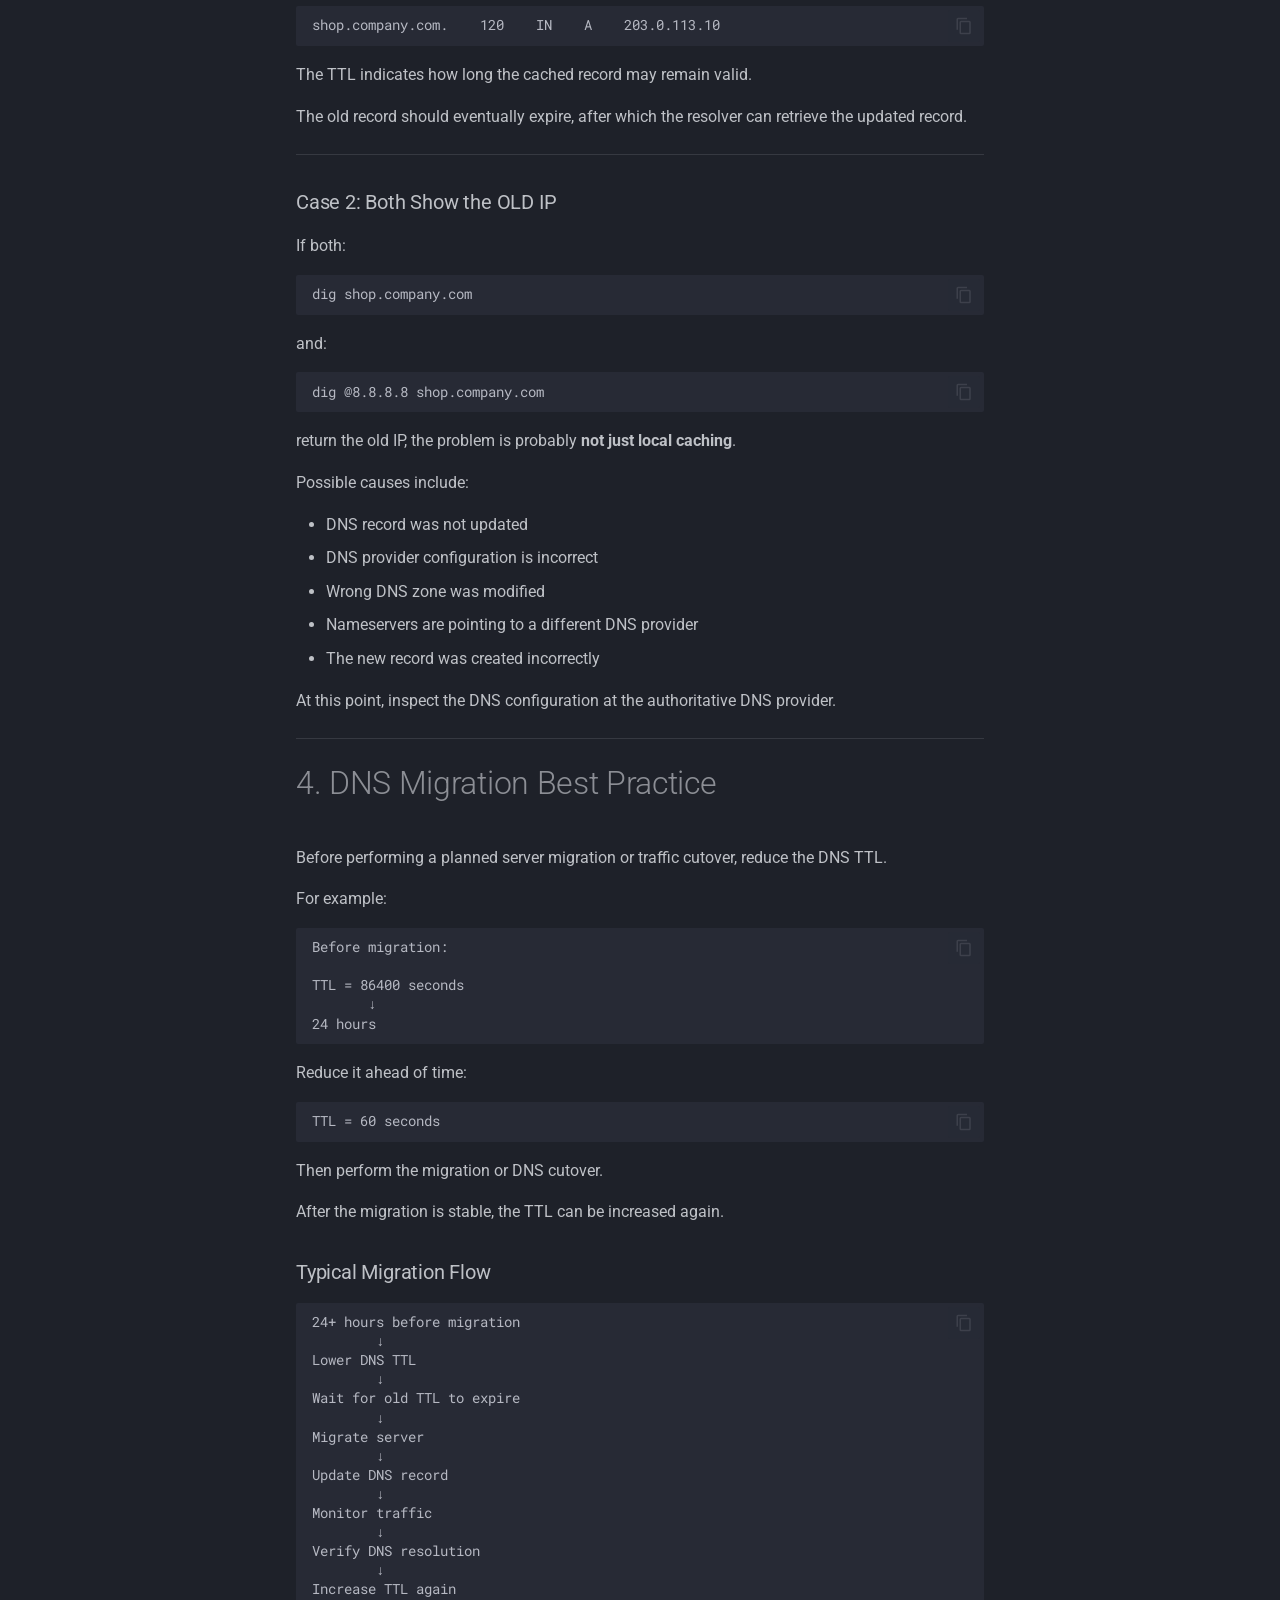
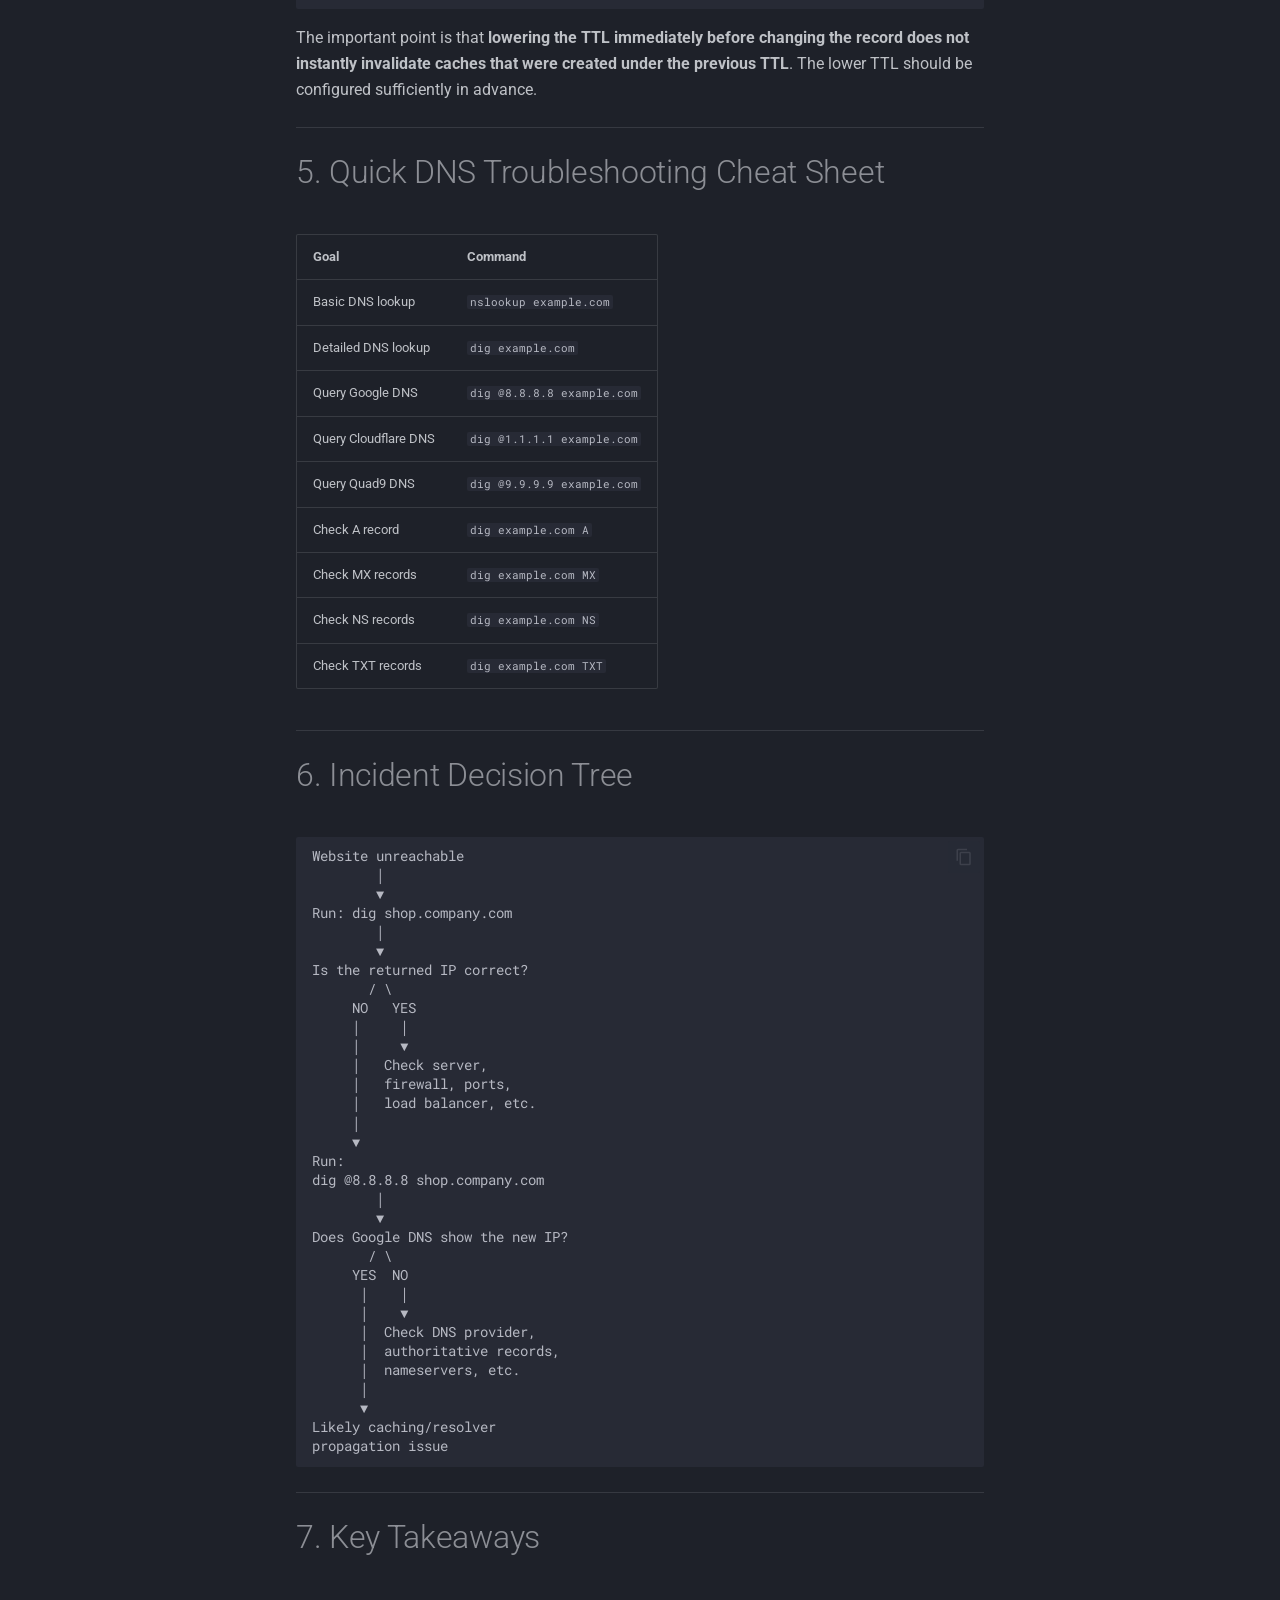
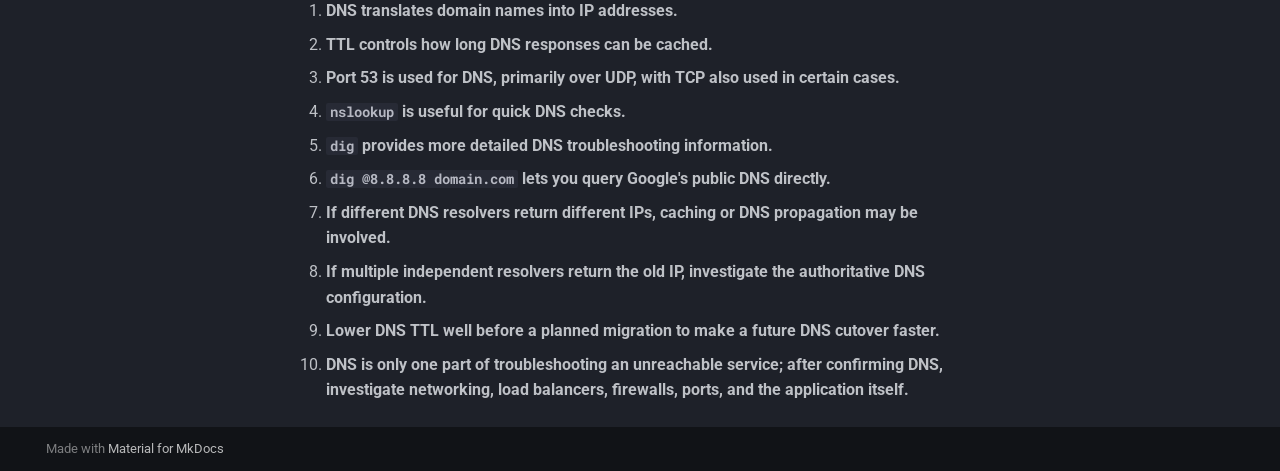
<file: linux/nslookup/index.html>
<!doctype html>
<html lang="en" class="no-js">
  <head>
    
      <meta charset="utf-8">
      <meta name="viewport" content="width=device-width,initial-scale=1">
      
        <meta name="description" content="Prajjwal Saggar's DevOps learning notes and documentation">
      
      
      
      
        <link rel="prev" href="../Linux01/">
      
      
        <link rel="next" href="../ssh-keygen/">
      
      
        
      
      
      <link rel="icon" href="../../assets/images/favicon.png">
      <meta name="generator" content="mkdocs-1.6.1, mkdocs-material-9.7.7">
    
    
      
        <title>DNS & nslookup - DEVOPS_NOTES</title>
      
    
    
      <link rel="stylesheet" href="../../assets/stylesheets/main.ec1eaa64.min.css">
      
        
        <link rel="stylesheet" href="../../assets/stylesheets/palette.ab4e12ef.min.css">
      
      


    
    
      
    
    
      
        
        
        <link rel="preconnect" href="https://fonts.gstatic.com" crossorigin>
        <link rel="stylesheet" href="https://fonts.googleapis.com/css?family=Roboto:300,300i,400,400i,700,700i%7CRoboto+Mono:400,400i,700,700i&display=fallback">
        <style>:root{--md-text-font:"Roboto";--md-code-font:"Roboto Mono"}</style>
      
    
    
    <script>__md_scope=new URL("../..",location),__md_hash=e=>[...e].reduce(((e,_)=>(e<<5)-e+_.charCodeAt(0)),0),__md_get=(e,_=localStorage,t=__md_scope)=>JSON.parse(_.getItem(t.pathname+"."+e)),__md_set=(e,_,t=localStorage,a=__md_scope)=>{try{t.setItem(a.pathname+"."+e,JSON.stringify(_))}catch(e){}}</script>
    
      

    
    
  </head>
  
  
    
    
    
    
    
    <body dir="ltr" data-md-color-scheme="slate" data-md-color-primary="black" data-md-color-accent="green">
  
    
    <input class="md-toggle" data-md-toggle="drawer" type="checkbox" id="__drawer" autocomplete="off">
    <input class="md-toggle" data-md-toggle="search" type="checkbox" id="__search" autocomplete="off">
    <label class="md-overlay" for="__drawer"></label>
    <div data-md-component="skip">
      
        
        <a href="#dns-cheat-sheet-devops-incident-workflow" class="md-skip">
          Skip to content
        </a>
      
    </div>
    <div data-md-component="announce">
      
    </div>
    
    
      

<header class="md-header" data-md-component="header">
  <nav class="md-header__inner md-grid" aria-label="Header">
    <a href="../.." title="DEVOPS_NOTES" class="md-header__button md-logo" aria-label="DEVOPS_NOTES" data-md-component="logo">
      
  
  <svg xmlns="http://www.w3.org/2000/svg" viewBox="0 0 24 24"><path d="M12 8a3 3 0 0 0 3-3 3 3 0 0 0-3-3 3 3 0 0 0-3 3 3 3 0 0 0 3 3m0 3.54C9.64 9.35 6.5 8 3 8v11c3.5 0 6.64 1.35 9 3.54 2.36-2.19 5.5-3.54 9-3.54V8c-3.5 0-6.64 1.35-9 3.54"/></svg>

    </a>
    <label class="md-header__button md-icon" for="__drawer">
      
      <svg xmlns="http://www.w3.org/2000/svg" viewBox="0 0 24 24"><path d="M3 6h18v2H3zm0 5h18v2H3zm0 5h18v2H3z"/></svg>
    </label>
    <div class="md-header__title" data-md-component="header-title">
      <div class="md-header__ellipsis">
        <div class="md-header__topic">
          <span class="md-ellipsis">
            DEVOPS_NOTES
          </span>
        </div>
        <div class="md-header__topic" data-md-component="header-topic">
          <span class="md-ellipsis">
            
              DNS & nslookup
            
          </span>
        </div>
      </div>
    </div>
    
      
    
    
    
    
      
      
        <label class="md-header__button md-icon" for="__search">
          
          <svg xmlns="http://www.w3.org/2000/svg" viewBox="0 0 24 24"><path d="M9.5 3A6.5 6.5 0 0 1 16 9.5c0 1.61-.59 3.09-1.56 4.23l.27.27h.79l5 5-1.5 1.5-5-5v-.79l-.27-.27A6.52 6.52 0 0 1 9.5 16 6.5 6.5 0 0 1 3 9.5 6.5 6.5 0 0 1 9.5 3m0 2C7 5 5 7 5 9.5S7 14 9.5 14 14 12 14 9.5 12 5 9.5 5"/></svg>
        </label>
        <div class="md-search" data-md-component="search" role="dialog">
  <label class="md-search__overlay" for="__search"></label>
  <div class="md-search__inner" role="search">
    <form class="md-search__form" name="search">
      <input type="text" class="md-search__input" name="query" aria-label="Search" placeholder="Search" autocapitalize="off" autocorrect="off" autocomplete="off" spellcheck="false" data-md-component="search-query" required>
      <label class="md-search__icon md-icon" for="__search">
        
        <svg xmlns="http://www.w3.org/2000/svg" viewBox="0 0 24 24"><path d="M9.5 3A6.5 6.5 0 0 1 16 9.5c0 1.61-.59 3.09-1.56 4.23l.27.27h.79l5 5-1.5 1.5-5-5v-.79l-.27-.27A6.52 6.52 0 0 1 9.5 16 6.5 6.5 0 0 1 3 9.5 6.5 6.5 0 0 1 9.5 3m0 2C7 5 5 7 5 9.5S7 14 9.5 14 14 12 14 9.5 12 5 9.5 5"/></svg>
        
        <svg xmlns="http://www.w3.org/2000/svg" viewBox="0 0 24 24"><path d="M20 11v2H8l5.5 5.5-1.42 1.42L4.16 12l7.92-7.92L13.5 5.5 8 11z"/></svg>
      </label>
      <nav class="md-search__options" aria-label="Search">
        
          <a href="javascript:void(0)" class="md-search__icon md-icon" title="Share" aria-label="Share" data-clipboard data-clipboard-text="" data-md-component="search-share" tabindex="-1">
            
            <svg xmlns="http://www.w3.org/2000/svg" viewBox="0 0 24 24"><path d="M18 16.08c-.76 0-1.44.3-1.96.77L8.91 12.7c.05-.23.09-.46.09-.7s-.04-.47-.09-.7l7.05-4.11c.54.5 1.25.81 2.04.81a3 3 0 0 0 3-3 3 3 0 0 0-3-3 3 3 0 0 0-3 3c0 .24.04.47.09.7L8.04 9.81C7.5 9.31 6.79 9 6 9a3 3 0 0 0-3 3 3 3 0 0 0 3 3c.79 0 1.5-.31 2.04-.81l7.12 4.15c-.05.21-.08.43-.08.66 0 1.61 1.31 2.91 2.92 2.91s2.92-1.3 2.92-2.91A2.92 2.92 0 0 0 18 16.08"/></svg>
          </a>
        
        <button type="reset" class="md-search__icon md-icon" title="Clear" aria-label="Clear" tabindex="-1">
          
          <svg xmlns="http://www.w3.org/2000/svg" viewBox="0 0 24 24"><path d="M19 6.41 17.59 5 12 10.59 6.41 5 5 6.41 10.59 12 5 17.59 6.41 19 12 13.41 17.59 19 19 17.59 13.41 12z"/></svg>
        </button>
      </nav>
      
    </form>
    <div class="md-search__output">
      <div class="md-search__scrollwrap" tabindex="0" data-md-scrollfix>
        <div class="md-search-result" data-md-component="search-result">
          <div class="md-search-result__meta">
            Initializing search
          </div>
          <ol class="md-search-result__list" role="presentation"></ol>
        </div>
      </div>
    </div>
  </div>
</div>
      
    
    
  </nav>
  
</header>
    
    <div class="md-container" data-md-component="container">
      
      
        
          
            
<nav class="md-tabs" aria-label="Tabs" data-md-component="tabs">
  <div class="md-grid">
    <ul class="md-tabs__list">
      
        
  
  
  
  
    <li class="md-tabs__item">
      <a href="../.." class="md-tabs__link">
        
  
  
    
  
  Home

      </a>
    </li>
  

      
        
  
  
  
  
    
    
      <li class="md-tabs__item">
        <a href="../../devops_fundamentals/Fundamentals/" class="md-tabs__link">
          
  
  
  DevOps Fundamentals

        </a>
      </li>
    
  

      
        
  
  
  
    
  
  
    
    
      <li class="md-tabs__item md-tabs__item--active">
        <a href="../Linux01/" class="md-tabs__link">
          
  
  
  Linux

        </a>
      </li>
    
  

      
    </ul>
  </div>
</nav>
          
        
      
      <main class="md-main" data-md-component="main">
        <div class="md-main__inner md-grid">
          
            
              
              <div class="md-sidebar md-sidebar--primary" data-md-component="sidebar" data-md-type="navigation" >
                <div class="md-sidebar__scrollwrap">
                  <div class="md-sidebar__inner">
                    


  


<nav class="md-nav md-nav--primary md-nav--lifted" aria-label="Navigation" data-md-level="0">
  <label class="md-nav__title" for="__drawer">
    <a href="../.." title="DEVOPS_NOTES" class="md-nav__button md-logo" aria-label="DEVOPS_NOTES" data-md-component="logo">
      
  
  <svg xmlns="http://www.w3.org/2000/svg" viewBox="0 0 24 24"><path d="M12 8a3 3 0 0 0 3-3 3 3 0 0 0-3-3 3 3 0 0 0-3 3 3 3 0 0 0 3 3m0 3.54C9.64 9.35 6.5 8 3 8v11c3.5 0 6.64 1.35 9 3.54 2.36-2.19 5.5-3.54 9-3.54V8c-3.5 0-6.64 1.35-9 3.54"/></svg>

    </a>
    DEVOPS_NOTES
  </label>
  
  <ul class="md-nav__list" data-md-scrollfix>
    
      
      
  
  
  
  
    <li class="md-nav__item">
      <a href="../.." class="md-nav__link">
        
  
  
  <span class="md-ellipsis">
    
  
    Home
  

    
  </span>
  
  

      </a>
    </li>
  

    
      
      
  
  
  
  
    
    
    
    
      
      
        
      
    
    
    <li class="md-nav__item md-nav__item--nested">
      
        
        
        <input class="md-nav__toggle md-toggle " type="checkbox" id="__nav_2" >
        
          
          <label class="md-nav__link" for="__nav_2" id="__nav_2_label" tabindex="0">
            
  
  
  <span class="md-ellipsis">
    
  
    DevOps Fundamentals
  

    
  </span>
  
  

            <span class="md-nav__icon md-icon"></span>
          </label>
        
        <nav class="md-nav" data-md-level="1" aria-labelledby="__nav_2_label" aria-expanded="false">
          <label class="md-nav__title" for="__nav_2">
            <span class="md-nav__icon md-icon"></span>
            
  
    DevOps Fundamentals
  

          </label>
          <ul class="md-nav__list" data-md-scrollfix>
            
              
                
  
  
  
  
    <li class="md-nav__item">
      <a href="../../devops_fundamentals/Fundamentals/" class="md-nav__link">
        
  
  
  <span class="md-ellipsis">
    
  
    Fundamentals
  

    
  </span>
  
  

      </a>
    </li>
  

              
            
          </ul>
        </nav>
      
    </li>
  

    
      
      
  
  
    
  
  
  
    
    
    
    
      
        
        
      
      
        
      
    
    
    <li class="md-nav__item md-nav__item--active md-nav__item--section md-nav__item--nested">
      
        
        
        <input class="md-nav__toggle md-toggle " type="checkbox" id="__nav_3" checked>
        
          
          <label class="md-nav__link" for="__nav_3" id="__nav_3_label" tabindex="">
            
  
  
  <span class="md-ellipsis">
    
  
    Linux
  

    
  </span>
  
  

            <span class="md-nav__icon md-icon"></span>
          </label>
        
        <nav class="md-nav" data-md-level="1" aria-labelledby="__nav_3_label" aria-expanded="true">
          <label class="md-nav__title" for="__nav_3">
            <span class="md-nav__icon md-icon"></span>
            
  
    Linux
  

          </label>
          <ul class="md-nav__list" data-md-scrollfix>
            
              
                
  
  
  
  
    <li class="md-nav__item">
      <a href="../Linux01/" class="md-nav__link">
        
  
  
  <span class="md-ellipsis">
    
  
    Linux Basics
  

    
  </span>
  
  

      </a>
    </li>
  

              
            
              
                
  
  
    
  
  
  
    <li class="md-nav__item md-nav__item--active">
      
      <input class="md-nav__toggle md-toggle" type="checkbox" id="__toc">
      
      
        
      
      
        <label class="md-nav__link md-nav__link--active" for="__toc">
          
  
  
  <span class="md-ellipsis">
    
  
    DNS & nslookup
  

    
  </span>
  
  

          <span class="md-nav__icon md-icon"></span>
        </label>
      
      <a href="./" class="md-nav__link md-nav__link--active">
        
  
  
  <span class="md-ellipsis">
    
  
    DNS & nslookup
  

    
  </span>
  
  

      </a>
      
        

<nav class="md-nav md-nav--secondary" aria-label="Table of contents">
  
  
  
    
  
  
    <label class="md-nav__title" for="__toc">
      <span class="md-nav__icon md-icon"></span>
      Table of contents
    </label>
    <ul class="md-nav__list" data-md-component="toc" data-md-scrollfix>
      
        <li class="md-nav__item">
  <a href="#1-core-concepts-definitions" class="md-nav__link">
    <span class="md-ellipsis">
      
        1. Core Concepts &amp; Definitions
      
    </span>
  </a>
  
    <nav class="md-nav" aria-label="1. Core Concepts &amp; Definitions">
      <ul class="md-nav__list">
        
          <li class="md-nav__item">
  <a href="#dns-domain-name-system" class="md-nav__link">
    <span class="md-ellipsis">
      
        DNS (Domain Name System)
      
    </span>
  </a>
  
</li>
        
          <li class="md-nav__item">
  <a href="#domain-vs-subdomain" class="md-nav__link">
    <span class="md-ellipsis">
      
        Domain vs. Subdomain
      
    </span>
  </a>
  
</li>
        
          <li class="md-nav__item">
  <a href="#ttl-time-to-live" class="md-nav__link">
    <span class="md-ellipsis">
      
        TTL (Time To Live)
      
    </span>
  </a>
  
</li>
        
          <li class="md-nav__item">
  <a href="#port-53" class="md-nav__link">
    <span class="md-ellipsis">
      
        Port 53
      
    </span>
  </a>
  
</li>
        
          <li class="md-nav__item">
  <a href="#authoritative-vs-non-authoritative-dns" class="md-nav__link">
    <span class="md-ellipsis">
      
        Authoritative vs. Non-Authoritative DNS
      
    </span>
  </a>
  
    <nav class="md-nav" aria-label="Authoritative vs. Non-Authoritative DNS">
      <ul class="md-nav__list">
        
          <li class="md-nav__item">
  <a href="#authoritative" class="md-nav__link">
    <span class="md-ellipsis">
      
        Authoritative
      
    </span>
  </a>
  
</li>
        
          <li class="md-nav__item">
  <a href="#non-authoritative" class="md-nav__link">
    <span class="md-ellipsis">
      
        Non-Authoritative
      
    </span>
  </a>
  
</li>
        
      </ul>
    </nav>
  
</li>
        
      </ul>
    </nav>
  
</li>
      
    </ul>
  
</nav>
      
    </li>
  

              
            
              
                
  
  
  
  
    <li class="md-nav__item">
      <a href="../ssh-keygen/" class="md-nav__link">
        
  
  
  <span class="md-ellipsis">
    
  
    SSH & ssh-keygen
  

    
  </span>
  
  

      </a>
    </li>
  

              
            
          </ul>
        </nav>
      
    </li>
  

    
  </ul>
</nav>
                  </div>
                </div>
              </div>
            
            
              
              <div class="md-sidebar md-sidebar--secondary" data-md-component="sidebar" data-md-type="toc" >
                <div class="md-sidebar__scrollwrap">
                  <div class="md-sidebar__inner">
                    

<nav class="md-nav md-nav--secondary" aria-label="Table of contents">
  
  
  
    
  
  
    <label class="md-nav__title" for="__toc">
      <span class="md-nav__icon md-icon"></span>
      Table of contents
    </label>
    <ul class="md-nav__list" data-md-component="toc" data-md-scrollfix>
      
        <li class="md-nav__item">
  <a href="#1-core-concepts-definitions" class="md-nav__link">
    <span class="md-ellipsis">
      
        1. Core Concepts &amp; Definitions
      
    </span>
  </a>
  
    <nav class="md-nav" aria-label="1. Core Concepts &amp; Definitions">
      <ul class="md-nav__list">
        
          <li class="md-nav__item">
  <a href="#dns-domain-name-system" class="md-nav__link">
    <span class="md-ellipsis">
      
        DNS (Domain Name System)
      
    </span>
  </a>
  
</li>
        
          <li class="md-nav__item">
  <a href="#domain-vs-subdomain" class="md-nav__link">
    <span class="md-ellipsis">
      
        Domain vs. Subdomain
      
    </span>
  </a>
  
</li>
        
          <li class="md-nav__item">
  <a href="#ttl-time-to-live" class="md-nav__link">
    <span class="md-ellipsis">
      
        TTL (Time To Live)
      
    </span>
  </a>
  
</li>
        
          <li class="md-nav__item">
  <a href="#port-53" class="md-nav__link">
    <span class="md-ellipsis">
      
        Port 53
      
    </span>
  </a>
  
</li>
        
          <li class="md-nav__item">
  <a href="#authoritative-vs-non-authoritative-dns" class="md-nav__link">
    <span class="md-ellipsis">
      
        Authoritative vs. Non-Authoritative DNS
      
    </span>
  </a>
  
    <nav class="md-nav" aria-label="Authoritative vs. Non-Authoritative DNS">
      <ul class="md-nav__list">
        
          <li class="md-nav__item">
  <a href="#authoritative" class="md-nav__link">
    <span class="md-ellipsis">
      
        Authoritative
      
    </span>
  </a>
  
</li>
        
          <li class="md-nav__item">
  <a href="#non-authoritative" class="md-nav__link">
    <span class="md-ellipsis">
      
        Non-Authoritative
      
    </span>
  </a>
  
</li>
        
      </ul>
    </nav>
  
</li>
        
      </ul>
    </nav>
  
</li>
      
    </ul>
  
</nav>
                  </div>
                </div>
              </div>
            
          
          
            <div class="md-content" data-md-component="content">
              
              <article class="md-content__inner md-typeset">
                
                  



<h1 id="dns-cheat-sheet-devops-incident-workflow">DNS Cheat Sheet &amp; DevOps Incident Workflow</h1>
<hr />
<h2 id="1-core-concepts-definitions">1. Core Concepts &amp; Definitions</h2>
<h3 id="dns-domain-name-system">DNS (Domain Name System)</h3>
<p><strong>DNS (Domain Name System)</strong> is the internet's phonebook. It translates human-friendly domain names such as:</p>
<pre><code class="language-text">learnlinux.tv
</code></pre>
<p>into numerical IP addresses such as:</p>
<pre><code class="language-text">172.105.29.178
</code></pre>
<p>This allows users to access websites using memorable domain names instead of IP addresses.</p>
<hr />
<h3 id="domain-vs-subdomain">Domain vs. Subdomain</h3>
<table>
<thead>
<tr>
<th>Concept</th>
<th>Description</th>
<th>Example</th>
</tr>
</thead>
<tbody>
<tr>
<td><strong>Domain</strong></td>
<td>The main website identity or primary address</td>
<td><code>google.com</code></td>
</tr>
<tr>
<td><strong>Subdomain</strong></td>
<td>A specific section, service, or branch of a domain</td>
<td><code>mail.google.com</code></td>
</tr>
</tbody>
</table>
<p>For example:</p>
<pre><code class="language-text">mail.google.com
│    │      │
│    │      └── Top-level domain (TLD)
│    └───────── Domain
└────────────── Subdomain
</code></pre>
<hr />
<h3 id="ttl-time-to-live">TTL (Time To Live)</h3>
<p><strong>TTL (Time To Live)</strong> specifies how long a DNS record can be cached before the DNS resolver should request a fresh copy.</p>
<p>TTL is measured in <strong>seconds</strong>.</p>
<p>For example:</p>
<pre><code class="language-text">TTL = 300
</code></pre>
<p>means the record can be cached for:</p>
<pre><code class="language-text">300 seconds = 5 minutes
</code></pre>
<p>A lower TTL allows DNS changes to propagate more quickly, while a higher TTL reduces the number of DNS queries.</p>
<hr />
<h3 id="port-53">Port 53</h3>
<p>DNS traditionally uses:</p>
<pre><code class="language-text">Port: 53
</code></pre>
<p>DNS queries primarily use <strong>UDP</strong> because it is fast and has low overhead.</p>
<p>DNS can also use <strong>TCP port 53</strong>, particularly for situations such as large responses or zone transfers.</p>
<hr />
<h3 id="authoritative-vs-non-authoritative-dns">Authoritative vs. Non-Authoritative DNS</h3>
<h4 id="authoritative">Authoritative</h4>
<p>An <strong>authoritative DNS server</strong> is a server that holds the official DNS records for a domain.</p>
<p>Example:</p>
<pre><code class="language-text">example.com → 93.184.216.34
</code></pre>
<p>The authoritative server is responsible for providing the official answer for that domain.</p>
<h4 id="non-authoritative">Non-Authoritative</h4>
<p>A <strong>non-authoritative answer</strong> comes from a DNS resolver that obtained the information from another DNS server and may have it cached.</p>
<p>For example:</p>
<pre><code class="language-text">Your Computer
      ↓
Local DNS Resolver
      ↓
Authoritative DNS Server
</code></pre>
<p>The local resolver may return a cached answer without contacting the authoritative server every time.</p>
<hr />
<h1 id="2-essential-cli-commands-for-devops">2. Essential CLI Commands for DevOps</h1>
<h2 id="nslookup"><code>nslookup</code></h2>
<p><code>nslookup</code> is a simple, cross-platform command-line tool used to perform DNS lookups.</p>
<h3 id="basic-usage">Basic Usage</h3>
<pre><code class="language-bash">nslookup example.com
</code></pre>
<p>It can be used to quickly determine the IP address associated with a domain.</p>
<p>Example:</p>
<pre><code class="language-text">$ nslookup example.com

Name:    example.com
Address: 93.184.216.34
</code></pre>
<hr />
<h2 id="dig"><code>dig</code></h2>
<p><code>dig</code> is a more detailed DNS diagnostic tool commonly used on Linux and Unix-like systems.</p>
<h3 id="basic-usage_1">Basic Usage</h3>
<pre><code class="language-bash">dig example.com
</code></pre>
<p>It provides information such as:</p>
<ul>
<li>DNS response status</li>
<li>Answer records</li>
<li>TTL values</li>
<li>Query execution time</li>
<li>DNS server used</li>
<li>Record types</li>
</ul>
<p>Example structure:</p>
<pre><code class="language-text">;; -&gt;&gt;HEADER&lt;&lt;- opcode: QUERY, status: NOERROR

;; QUESTION SECTION:
;example.com.       IN      A

;; ANSWER SECTION:
example.com.    300     IN      A       93.184.216.34
</code></pre>
<p><code>NOERROR</code> indicates that the DNS query was successfully processed.</p>
<hr />
<h2 id="query-a-specific-dns-server">Query a Specific DNS Server</h2>
<p>You can explicitly specify which DNS resolver should answer your query.</p>
<p>For example, to query Google's public DNS:</p>
<pre><code class="language-bash">dig @8.8.8.8 example.com
</code></pre>
<p>The syntax is:</p>
<pre><code class="language-bash">dig @DNS_SERVER DOMAIN
</code></pre>
<p>For example:</p>
<pre><code class="language-bash">dig @1.1.1.1 example.com
</code></pre>
<p>queries Cloudflare's DNS resolver.</p>
<p>This is useful when troubleshooting DNS because it allows you to compare responses from different resolvers.</p>
<hr />
<h2 id="common-public-dns-servers">Common Public DNS Servers</h2>
<table>
<thead>
<tr>
<th>Provider</th>
<th>IP Address</th>
<th>Primary Feature</th>
</tr>
</thead>
<tbody>
<tr>
<td><strong>Google Public DNS</strong></td>
<td><code>8.8.8.8</code> / <code>8.8.4.4</code></td>
<td>Reliable global resolution</td>
</tr>
<tr>
<td><strong>Cloudflare DNS</strong></td>
<td><code>1.1.1.1</code> / <code>1.0.0.1</code></td>
<td>Speed and privacy</td>
</tr>
<tr>
<td><strong>Quad9 DNS</strong></td>
<td><code>9.9.9.9</code></td>
<td>Threat blocking</td>
</tr>
</tbody>
</table>
<hr />
<h1 id="3-devops-real-world-incident-workflow">3. DevOps Real-World Incident Workflow</h1>
<h2 id="scenario">Scenario</h2>
<p>A website or microservice becomes unreachable after a:</p>
<ul>
<li>Cloud server migration</li>
<li>Blue/Green deployment</li>
<li>Infrastructure change</li>
<li>DNS configuration change</li>
</ul>
<p>The first thing to investigate is whether DNS is directing traffic to the correct server.</p>
<hr />
<h2 id="step-1-identify-the-traffic-destination">Step 1: Identify the Traffic Destination</h2>
<p>Run:</p>
<pre><code class="language-bash">dig shop.company.com
</code></pre>
<p>Look at the <strong>ANSWER SECTION</strong>.</p>
<p>For example:</p>
<pre><code class="language-text">;; ANSWER SECTION:
shop.company.com.    300    IN    A    203.0.113.20
</code></pre>
<p>The returned IP address is:</p>
<pre><code class="language-text">203.0.113.20
</code></pre>
<p>Compare this IP with the IP address of the new server in your cloud provider or infrastructure platform.</p>
<p>For example:</p>
<pre><code class="language-text">DNS IP:          203.0.113.20
New Server IP:   203.0.113.20
</code></pre>
<p>If they match, DNS is pointing to the expected server.</p>
<hr />
<h2 id="step-2-diagnose-caching-vs-misconfiguration">Step 2: Diagnose Caching vs. Misconfiguration</h2>
<p>Query Google's public DNS directly:</p>
<pre><code class="language-bash">dig @8.8.8.8 shop.company.com
</code></pre>
<p>Then compare it with your normal DNS lookup:</p>
<pre><code class="language-bash">dig shop.company.com
</code></pre>
<h3 id="case-1-local-dns-shows-old-ip-google-shows-new-ip">Case 1: Local DNS Shows OLD IP, Google Shows NEW IP</h3>
<p>Example:</p>
<pre><code class="language-text">Local DNS:
shop.company.com → 203.0.113.10

Google DNS:
shop.company.com → 203.0.113.20
</code></pre>
<p>This suggests that the local resolver may still have the <strong>old DNS record cached</strong>.</p>
<p>Check the TTL:</p>
<pre><code class="language-bash">dig shop.company.com
</code></pre>
<p>Look at the record:</p>
<pre><code class="language-text">shop.company.com.    120    IN    A    203.0.113.10
</code></pre>
<p>The TTL indicates how long the cached record may remain valid.</p>
<p>The old record should eventually expire, after which the resolver can retrieve the updated record.</p>
<hr />
<h3 id="case-2-both-show-the-old-ip">Case 2: Both Show the OLD IP</h3>
<p>If both:</p>
<pre><code class="language-bash">dig shop.company.com
</code></pre>
<p>and:</p>
<pre><code class="language-bash">dig @8.8.8.8 shop.company.com
</code></pre>
<p>return the old IP, the problem is probably <strong>not just local caching</strong>.</p>
<p>Possible causes include:</p>
<ul>
<li>DNS record was not updated</li>
<li>DNS provider configuration is incorrect</li>
<li>Wrong DNS zone was modified</li>
<li>Nameservers are pointing to a different DNS provider</li>
<li>The new record was created incorrectly</li>
</ul>
<p>At this point, inspect the DNS configuration at the authoritative DNS provider.</p>
<hr />
<h1 id="4-dns-migration-best-practice">4. DNS Migration Best Practice</h1>
<p>Before performing a planned server migration or traffic cutover, reduce the DNS TTL.</p>
<p>For example:</p>
<pre><code class="language-text">Before migration:

TTL = 86400 seconds
       ↓
24 hours
</code></pre>
<p>Reduce it ahead of time:</p>
<pre><code class="language-text">TTL = 60 seconds
</code></pre>
<p>Then perform the migration or DNS cutover.</p>
<p>After the migration is stable, the TTL can be increased again.</p>
<h3 id="typical-migration-flow">Typical Migration Flow</h3>
<pre><code class="language-text">24+ hours before migration
        ↓
Lower DNS TTL
        ↓
Wait for old TTL to expire
        ↓
Migrate server
        ↓
Update DNS record
        ↓
Monitor traffic
        ↓
Verify DNS resolution
        ↓
Increase TTL again
</code></pre>
<p>The important point is that <strong>lowering the TTL immediately before changing the record does not instantly invalidate caches that were created under the previous TTL</strong>. The lower TTL should be configured sufficiently in advance.</p>
<hr />
<h1 id="5-quick-dns-troubleshooting-cheat-sheet">5. Quick DNS Troubleshooting Cheat Sheet</h1>
<table>
<thead>
<tr>
<th>Goal</th>
<th>Command</th>
</tr>
</thead>
<tbody>
<tr>
<td>Basic DNS lookup</td>
<td><code>nslookup example.com</code></td>
</tr>
<tr>
<td>Detailed DNS lookup</td>
<td><code>dig example.com</code></td>
</tr>
<tr>
<td>Query Google DNS</td>
<td><code>dig @8.8.8.8 example.com</code></td>
</tr>
<tr>
<td>Query Cloudflare DNS</td>
<td><code>dig @1.1.1.1 example.com</code></td>
</tr>
<tr>
<td>Query Quad9 DNS</td>
<td><code>dig @9.9.9.9 example.com</code></td>
</tr>
<tr>
<td>Check A record</td>
<td><code>dig example.com A</code></td>
</tr>
<tr>
<td>Check MX records</td>
<td><code>dig example.com MX</code></td>
</tr>
<tr>
<td>Check NS records</td>
<td><code>dig example.com NS</code></td>
</tr>
<tr>
<td>Check TXT records</td>
<td><code>dig example.com TXT</code></td>
</tr>
</tbody>
</table>
<hr />
<h1 id="6-incident-decision-tree">6. Incident Decision Tree</h1>
<pre><code class="language-text">Website unreachable
        │
        ▼
Run: dig shop.company.com
        │
        ▼
Is the returned IP correct?
       / \
     NO   YES
     │     │
     │     ▼
     │   Check server,
     │   firewall, ports,
     │   load balancer, etc.
     │
     ▼
Run:
dig @8.8.8.8 shop.company.com
        │
        ▼
Does Google DNS show the new IP?
       / \
     YES  NO
      │    │
      │    ▼
      │  Check DNS provider,
      │  authoritative records,
      │  nameservers, etc.
      │
      ▼
Likely caching/resolver
propagation issue
</code></pre>
<hr />
<h1 id="7-key-takeaways">7. Key Takeaways</h1>
<ol>
<li><strong>DNS translates domain names into IP addresses.</strong></li>
<li><strong>TTL controls how long DNS responses can be cached.</strong></li>
<li><strong>Port 53 is used for DNS, primarily over UDP, with TCP also used in certain cases.</strong></li>
<li><strong><code>nslookup</code> is useful for quick DNS checks.</strong></li>
<li><strong><code>dig</code> provides more detailed DNS troubleshooting information.</strong></li>
<li><strong><code>dig @8.8.8.8 domain.com</code> lets you query Google's public DNS directly.</strong></li>
<li><strong>If different DNS resolvers return different IPs, caching or DNS propagation may be involved.</strong></li>
<li><strong>If multiple independent resolvers return the old IP, investigate the authoritative DNS configuration.</strong></li>
<li><strong>Lower DNS TTL well before a planned migration to make a future DNS cutover faster.</strong></li>
<li><strong>DNS is only one part of troubleshooting an unreachable service; after confirming DNS, investigate networking, load balancers, firewalls, ports, and the application itself.</strong></li>
</ol>












                
              </article>
            </div>
          
          
<script>var target=document.getElementById(location.hash.slice(1));target&&target.name&&(target.checked=target.name.startsWith("__tabbed_"))</script>
        </div>
        
          <button type="button" class="md-top md-icon" data-md-component="top" hidden>
  
  <svg xmlns="http://www.w3.org/2000/svg" viewBox="0 0 24 24"><path d="M13 20h-2V8l-5.5 5.5-1.42-1.42L12 4.16l7.92 7.92-1.42 1.42L13 8z"/></svg>
  Back to top
</button>
        
      </main>
      
        <footer class="md-footer">
  
  <div class="md-footer-meta md-typeset">
    <div class="md-footer-meta__inner md-grid">
      <div class="md-copyright">
  
  
    Made with
    <a href="https://squidfunk.github.io/mkdocs-material/" target="_blank" rel="noopener">
      Material for MkDocs
    </a>
  
</div>
      
    </div>
  </div>
</footer>
      
    </div>
    <div class="md-dialog" data-md-component="dialog">
      <div class="md-dialog__inner md-typeset"></div>
    </div>
    
    
    
      
      
      <script id="__config" type="application/json">{"annotate": null, "base": "../..", "features": ["navigation.tabs", "navigation.sections", "navigation.top", "search.highlight", "search.share", "content.code.copy"], "search": "../../assets/javascripts/workers/search.2c215733.min.js", "tags": null, "translations": {"clipboard.copied": "Copied to clipboard", "clipboard.copy": "Copy to clipboard", "search.result.more.one": "1 more on this page", "search.result.more.other": "# more on this page", "search.result.none": "No matching documents", "search.result.one": "1 matching document", "search.result.other": "# matching documents", "search.result.placeholder": "Type to start searching", "search.result.term.missing": "Missing", "select.version": "Select version"}, "version": null}</script>
    
    
      <script src="../../assets/javascripts/bundle.d7400e89.min.js"></script>
      
    
  </body>
</html>
</file>
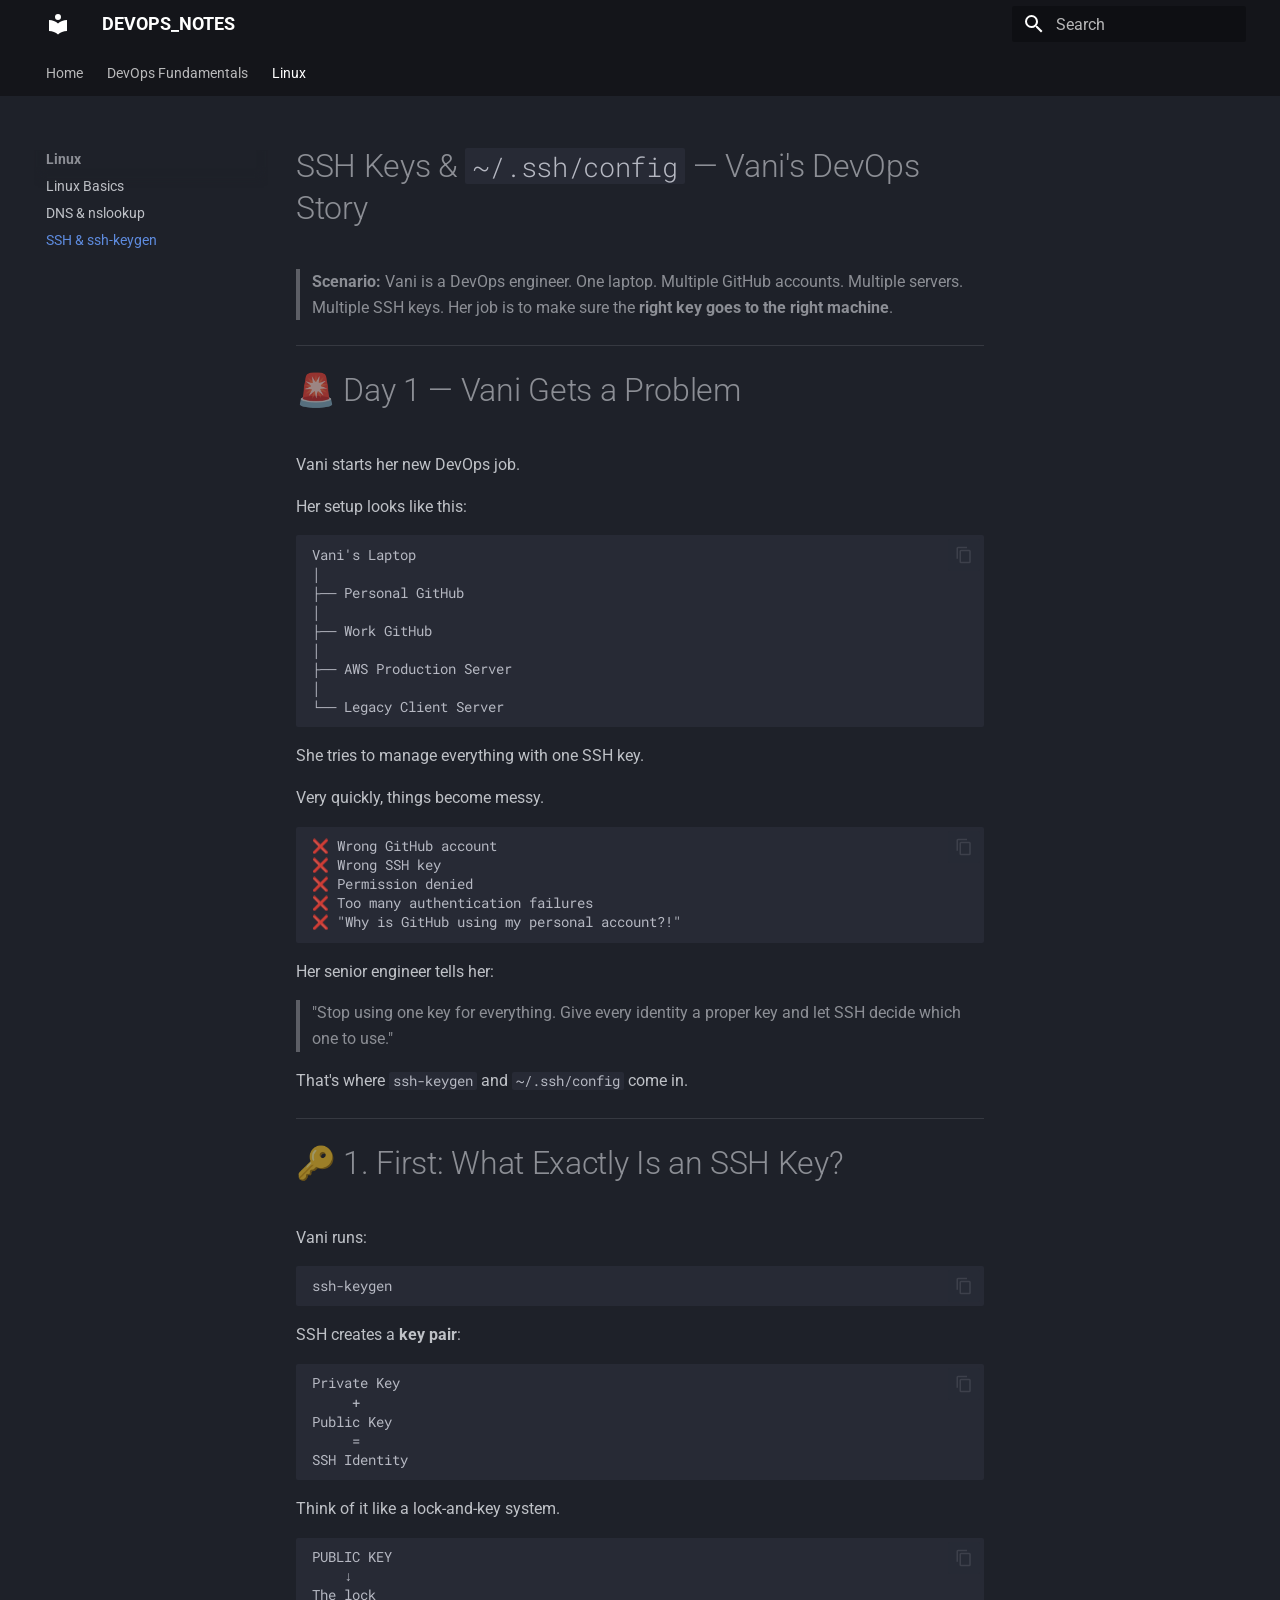
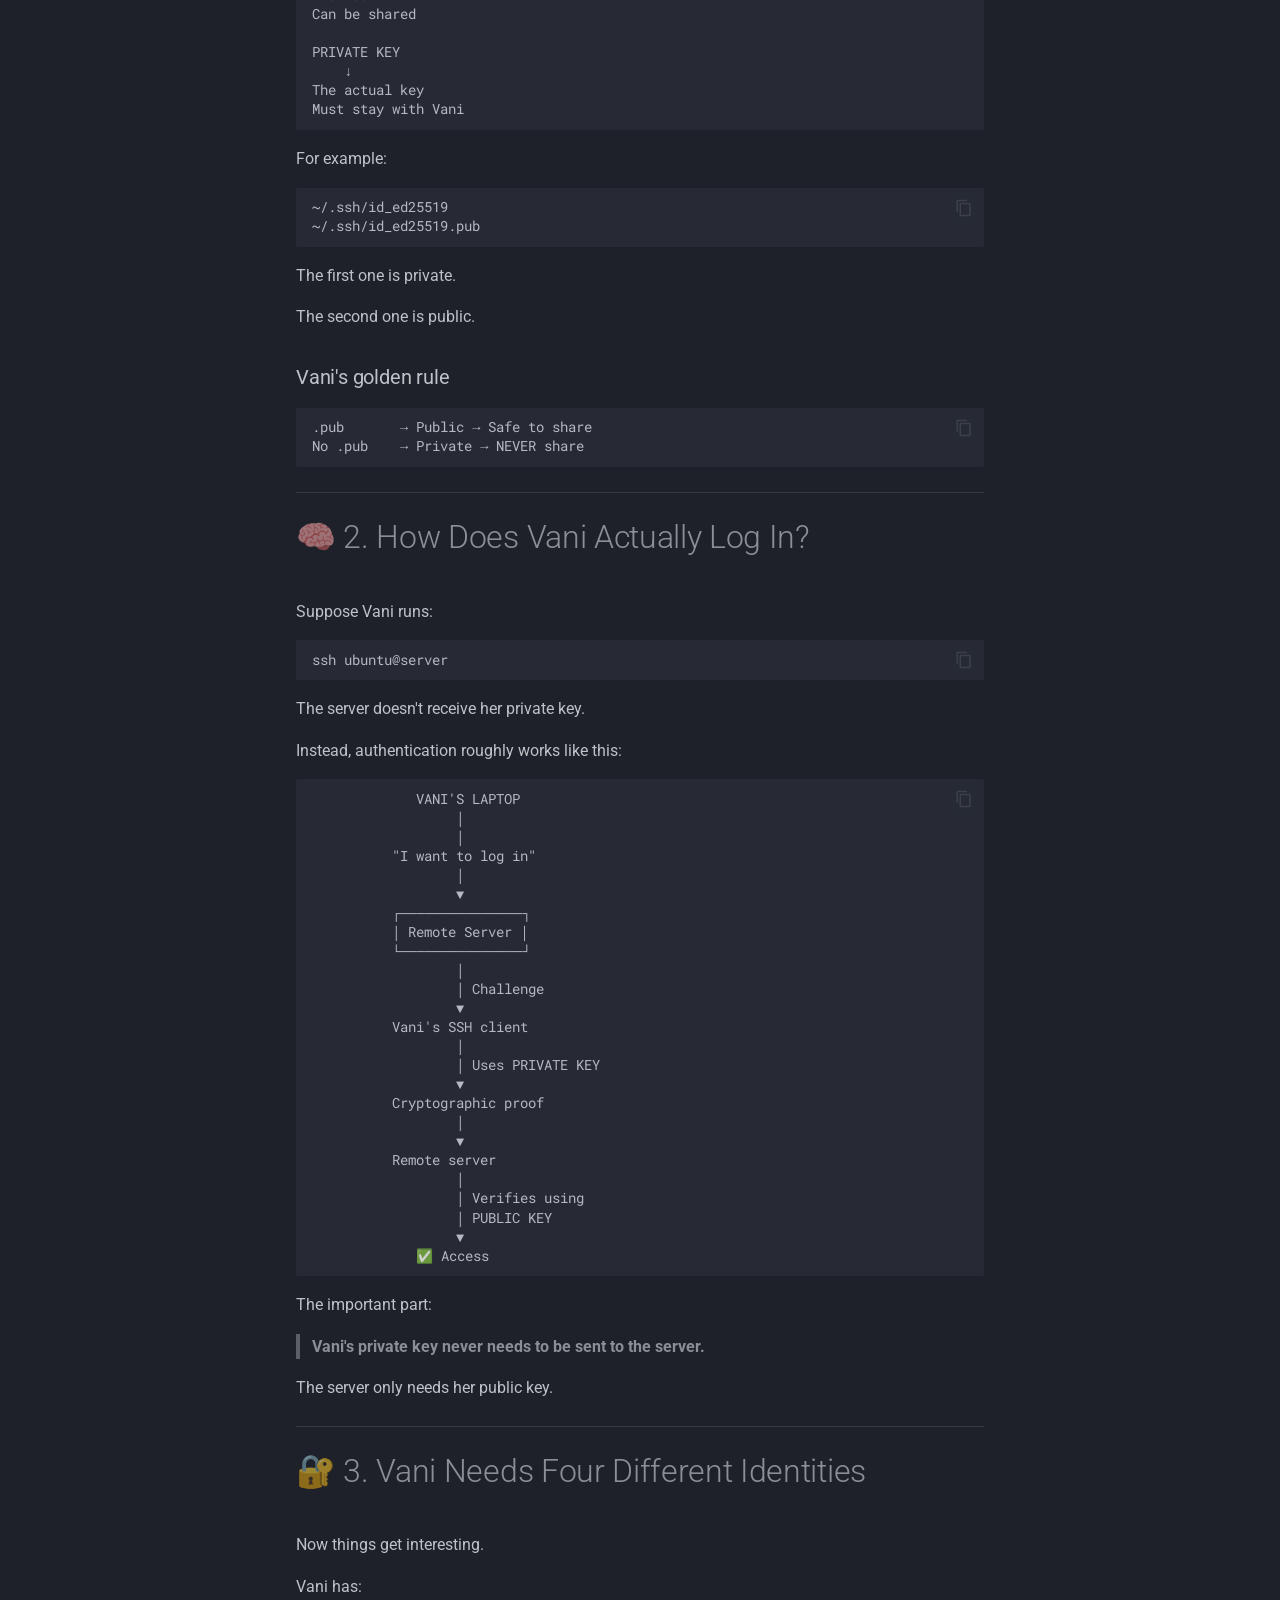
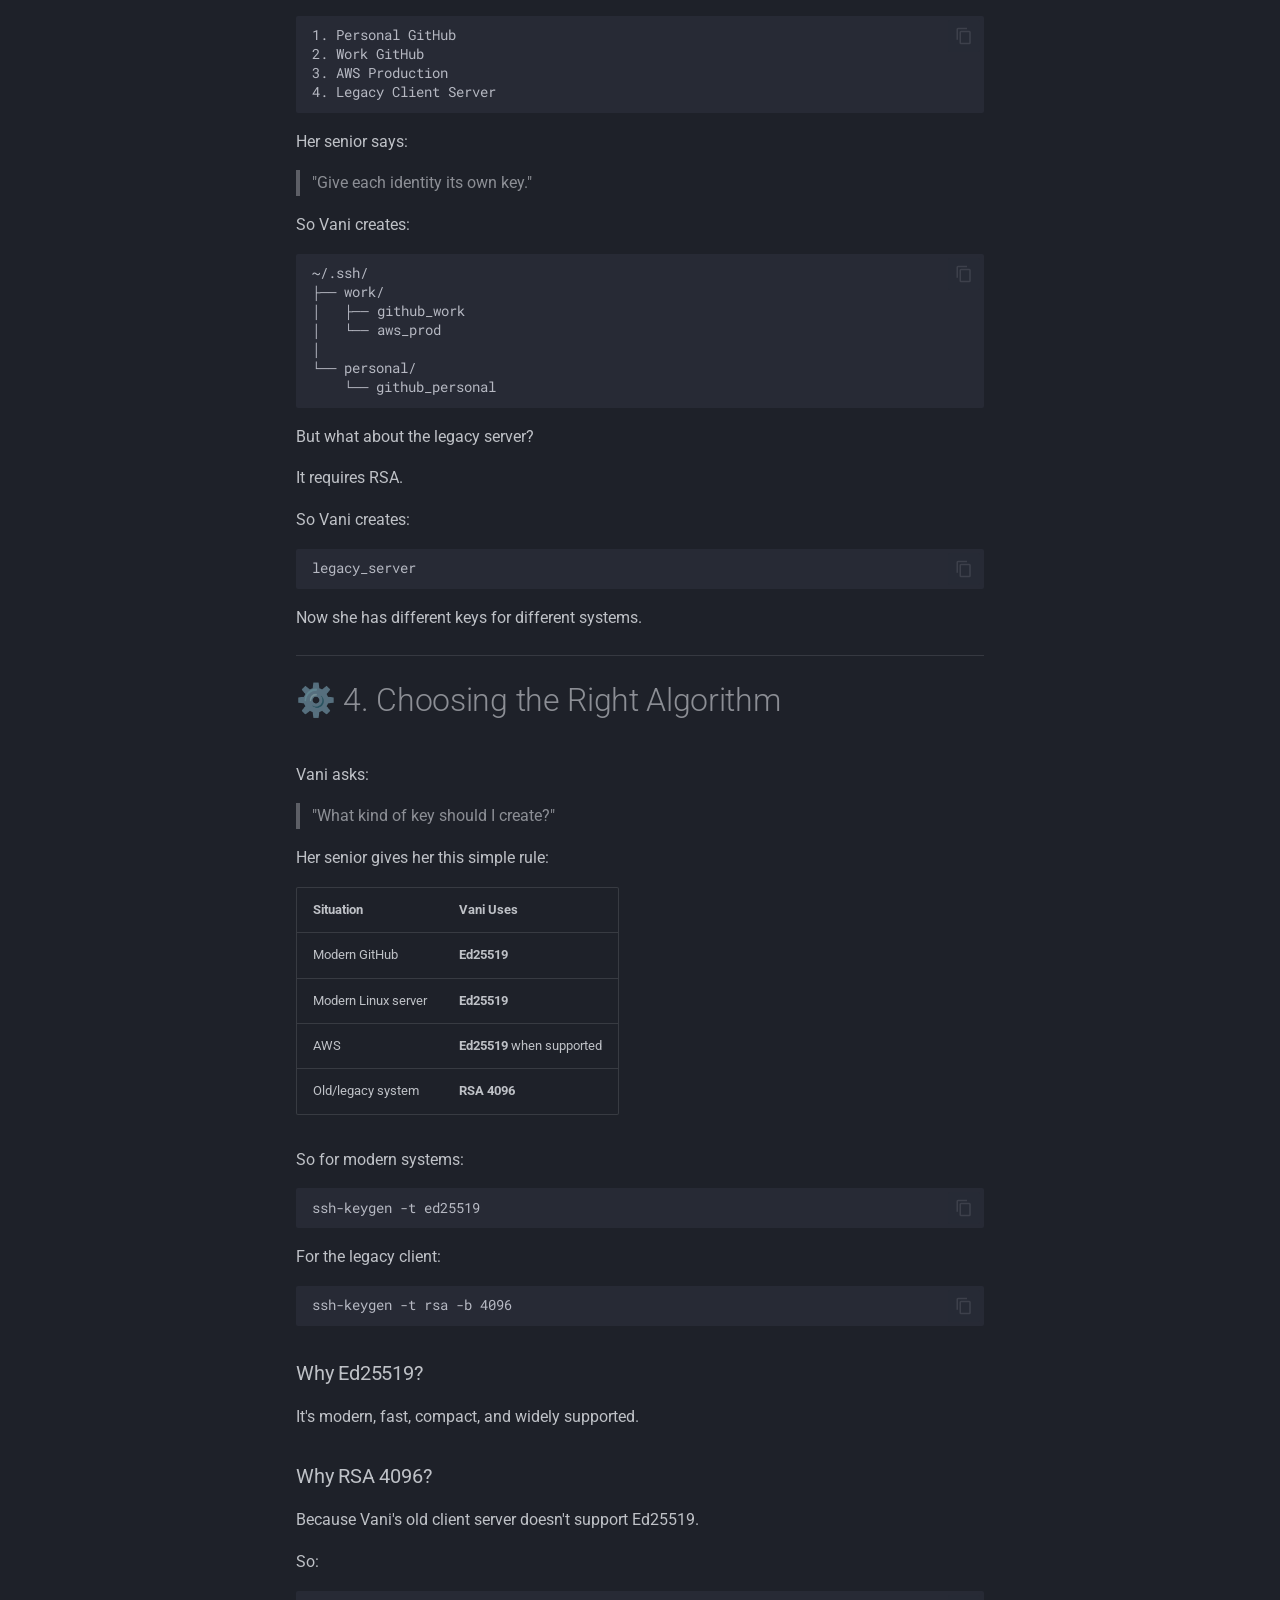
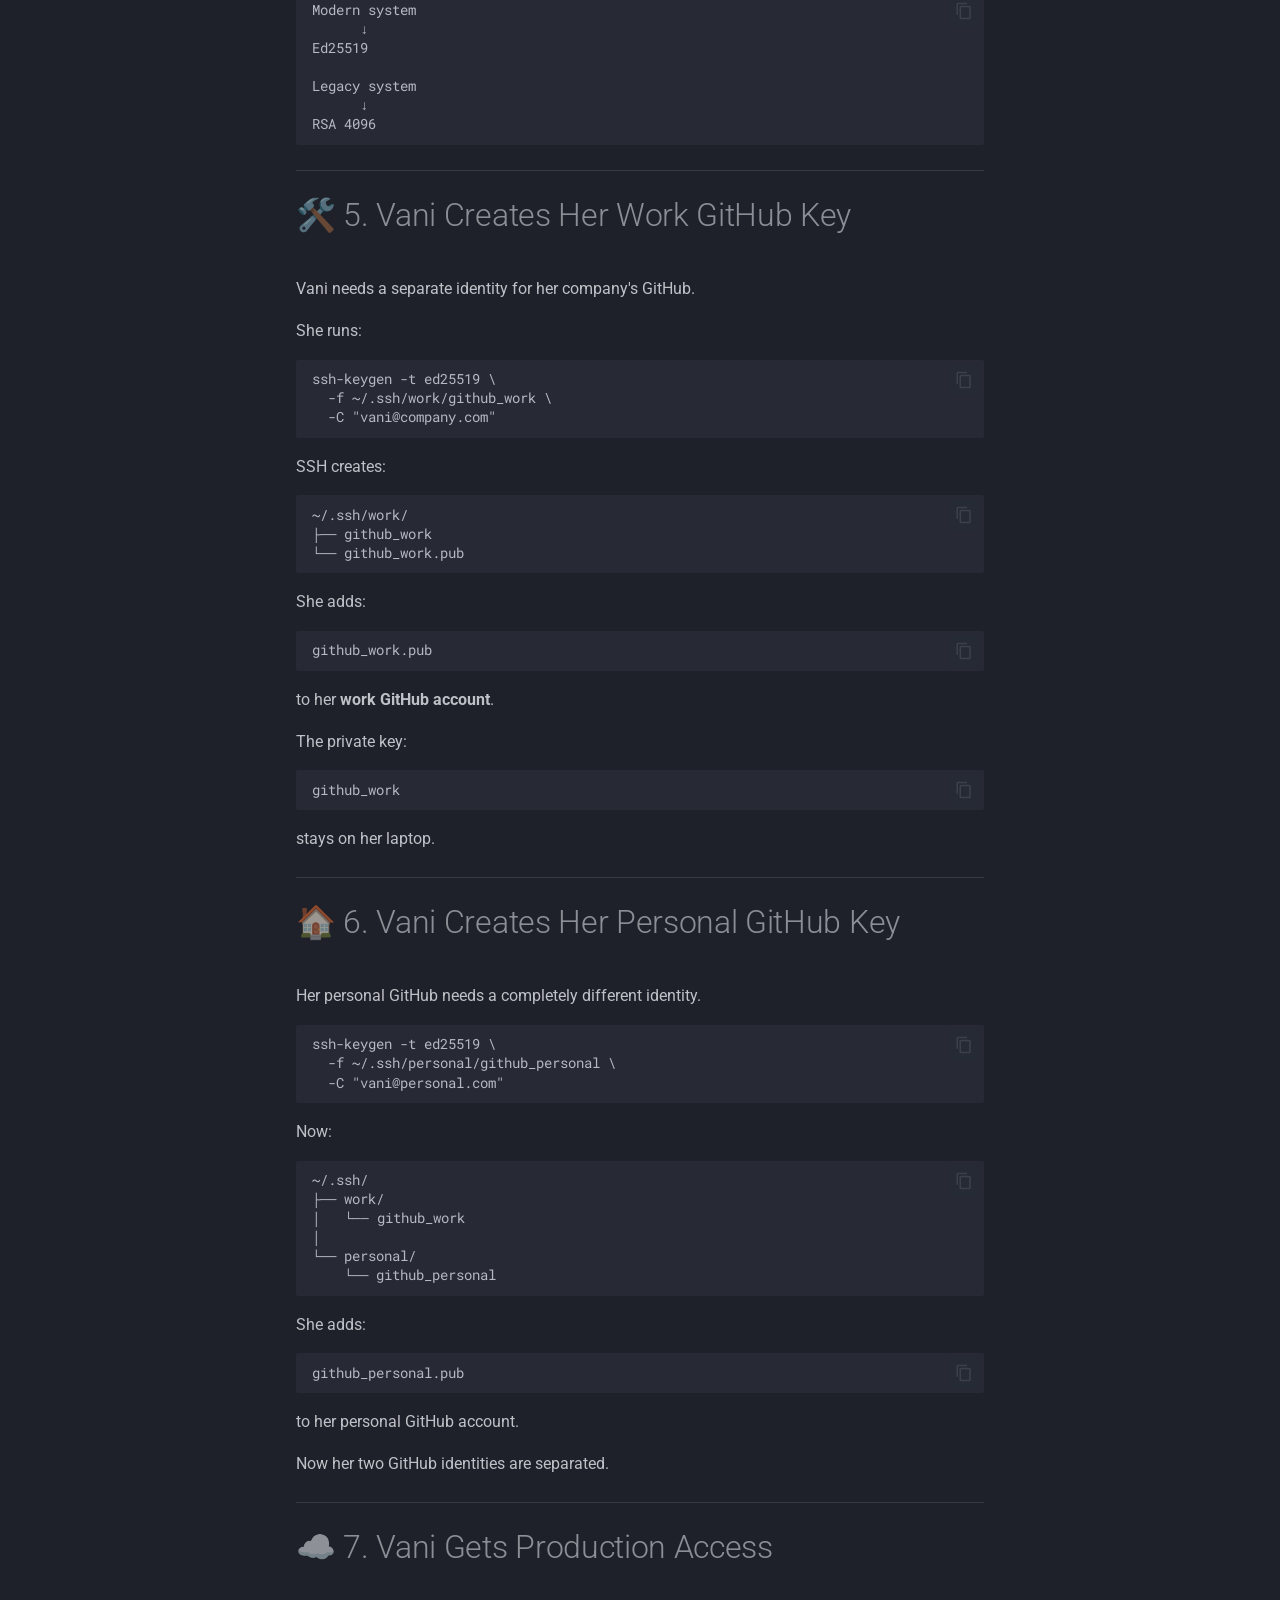
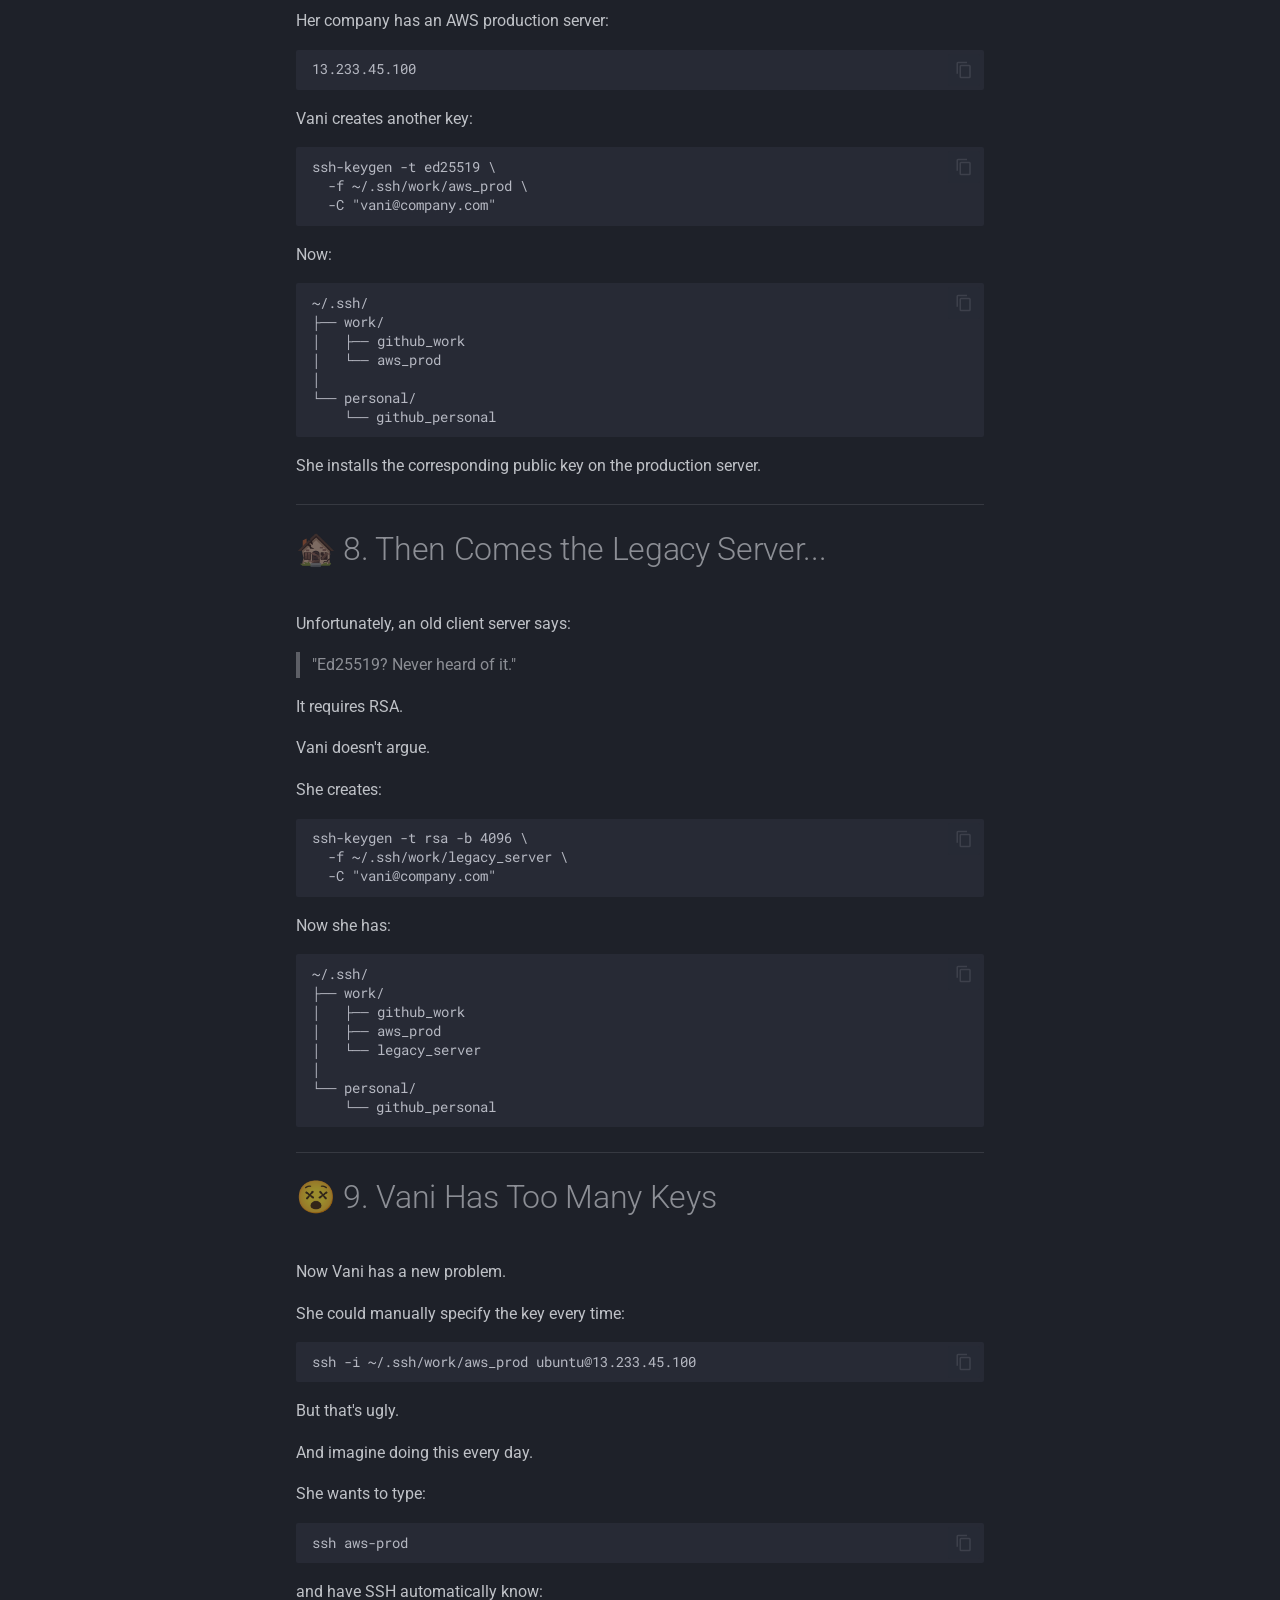
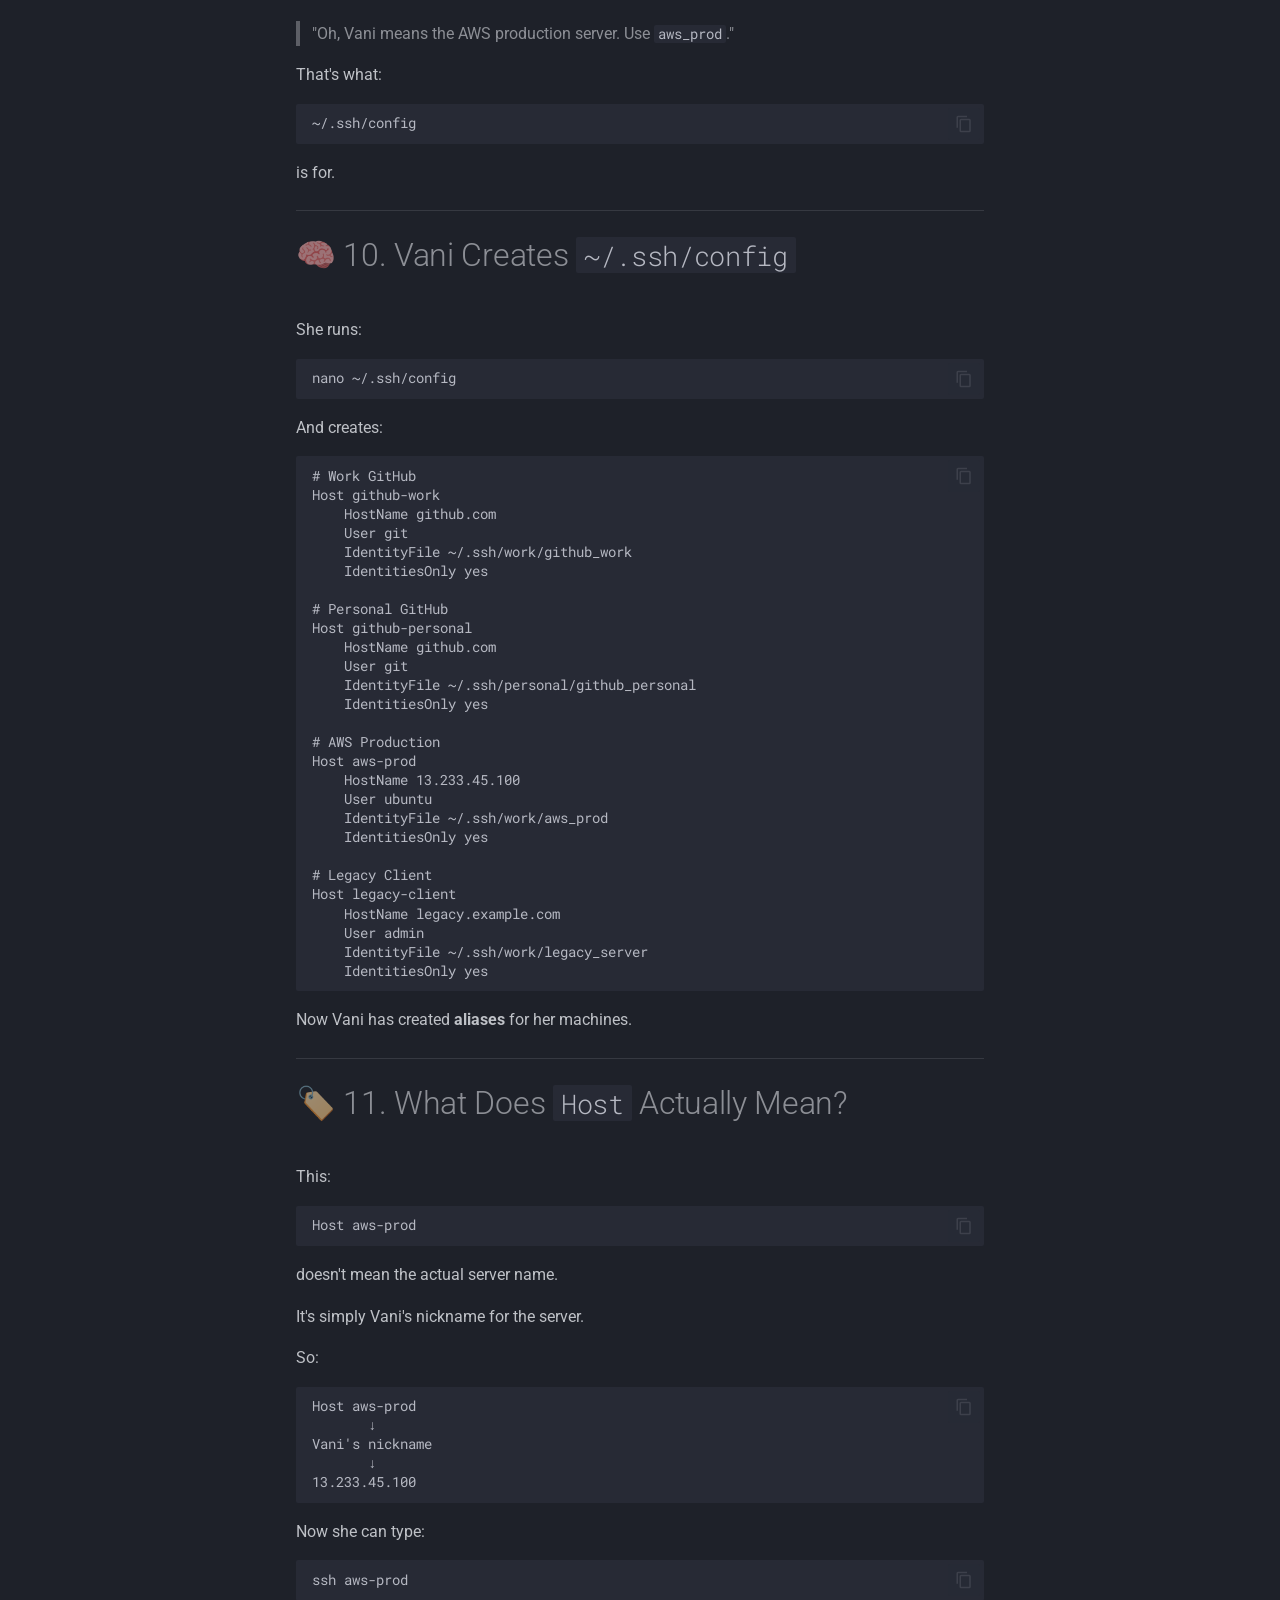
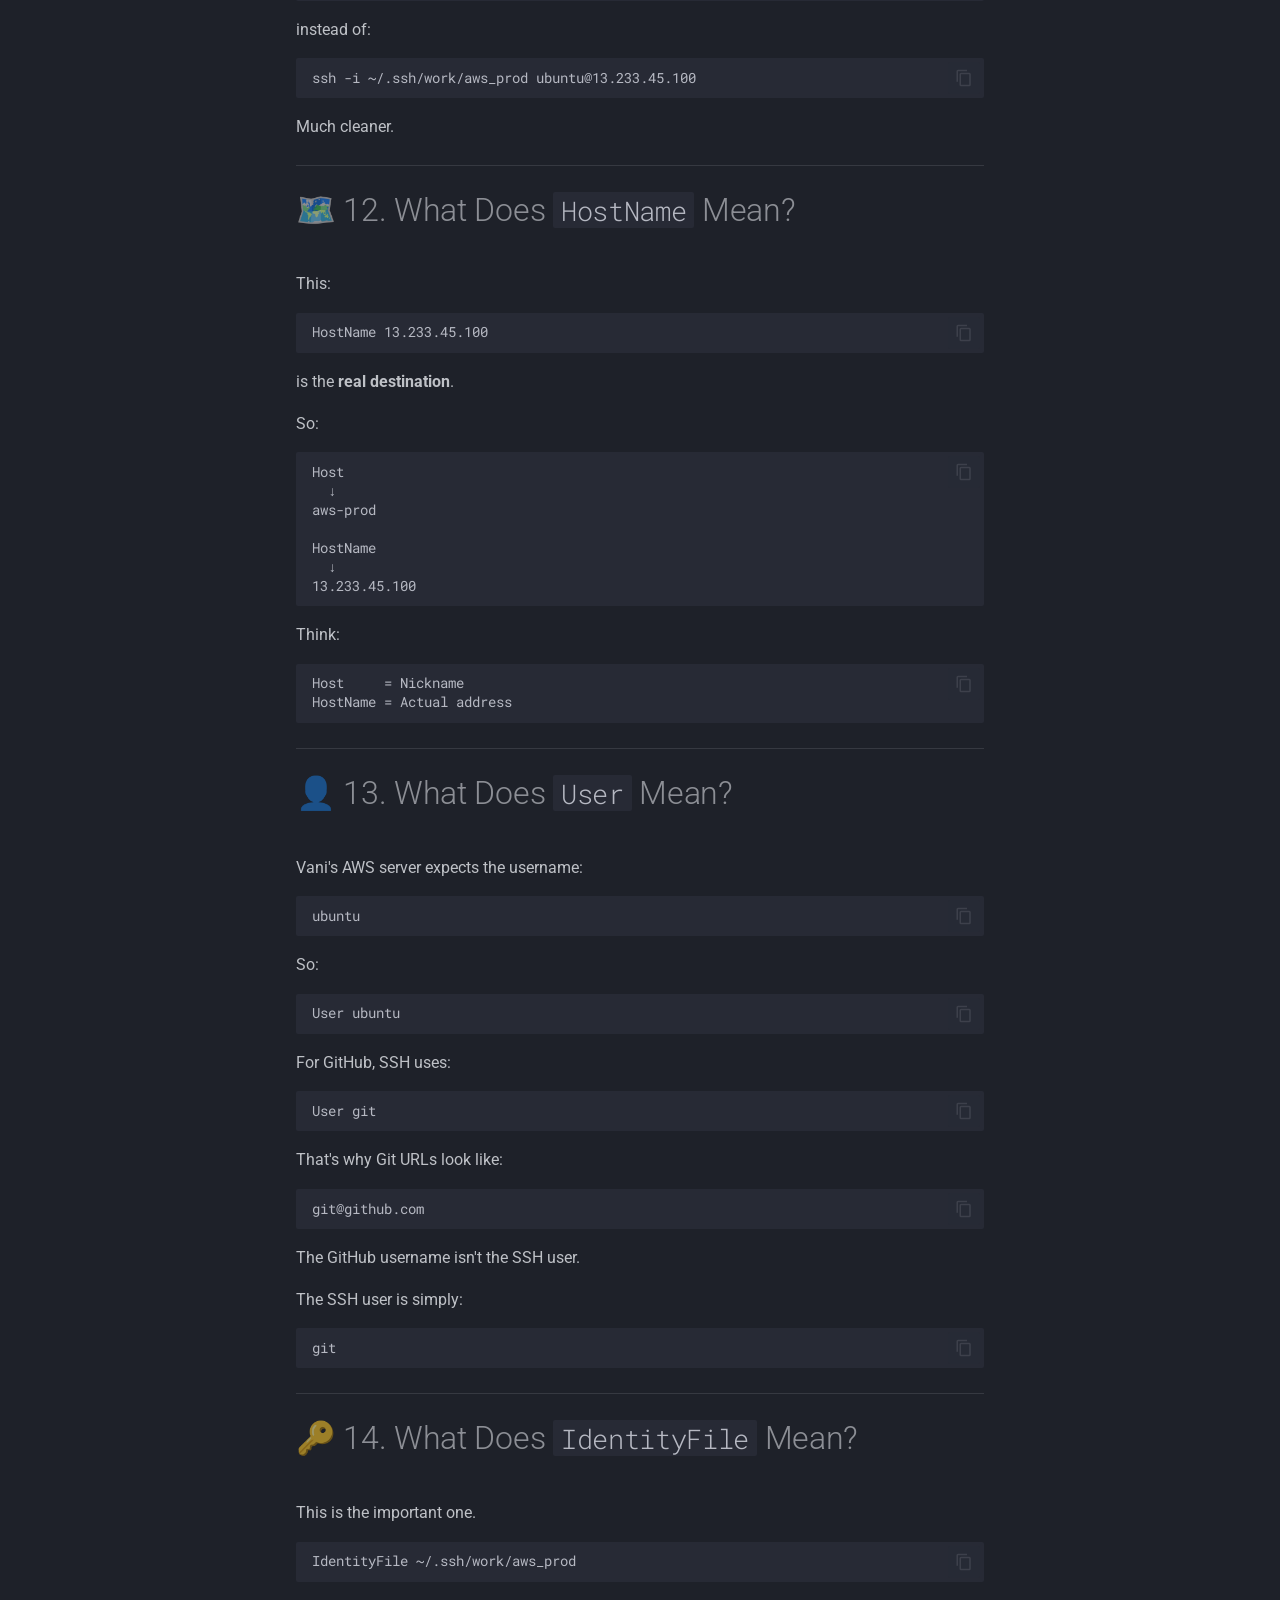
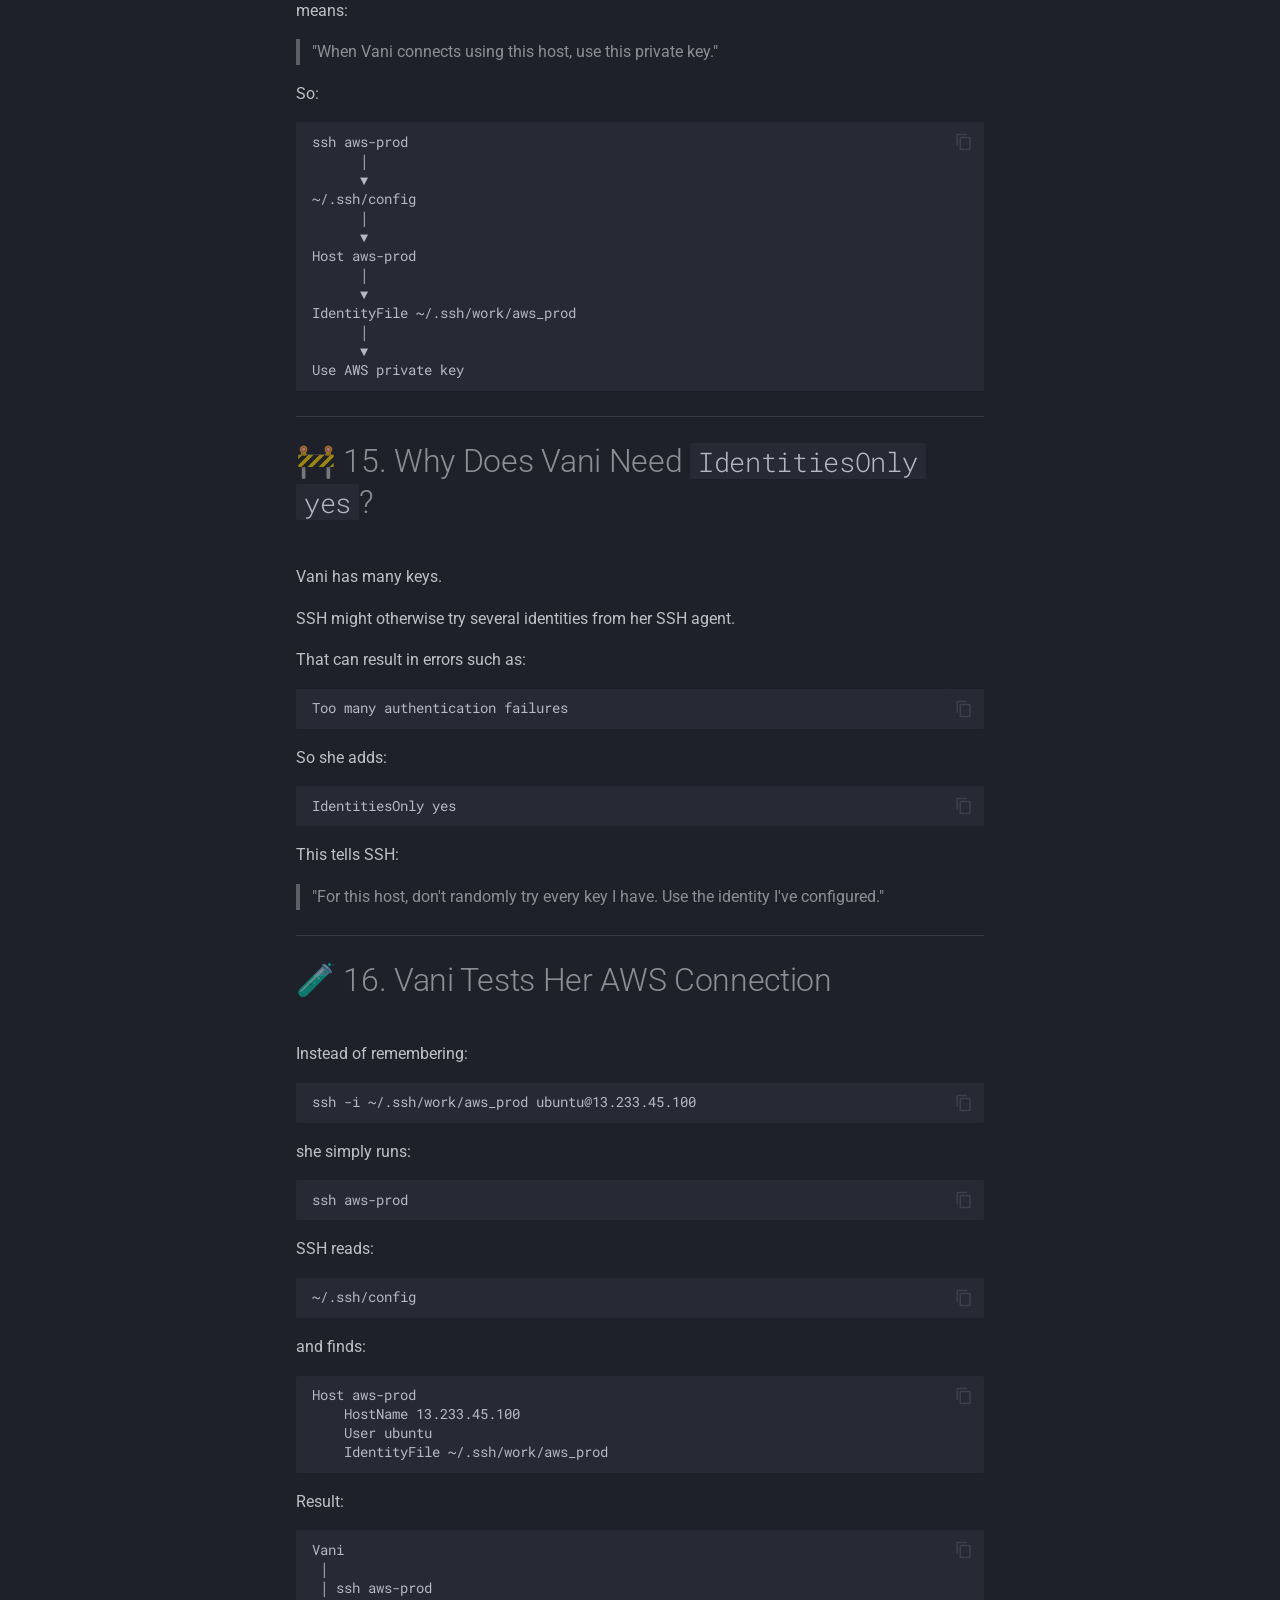
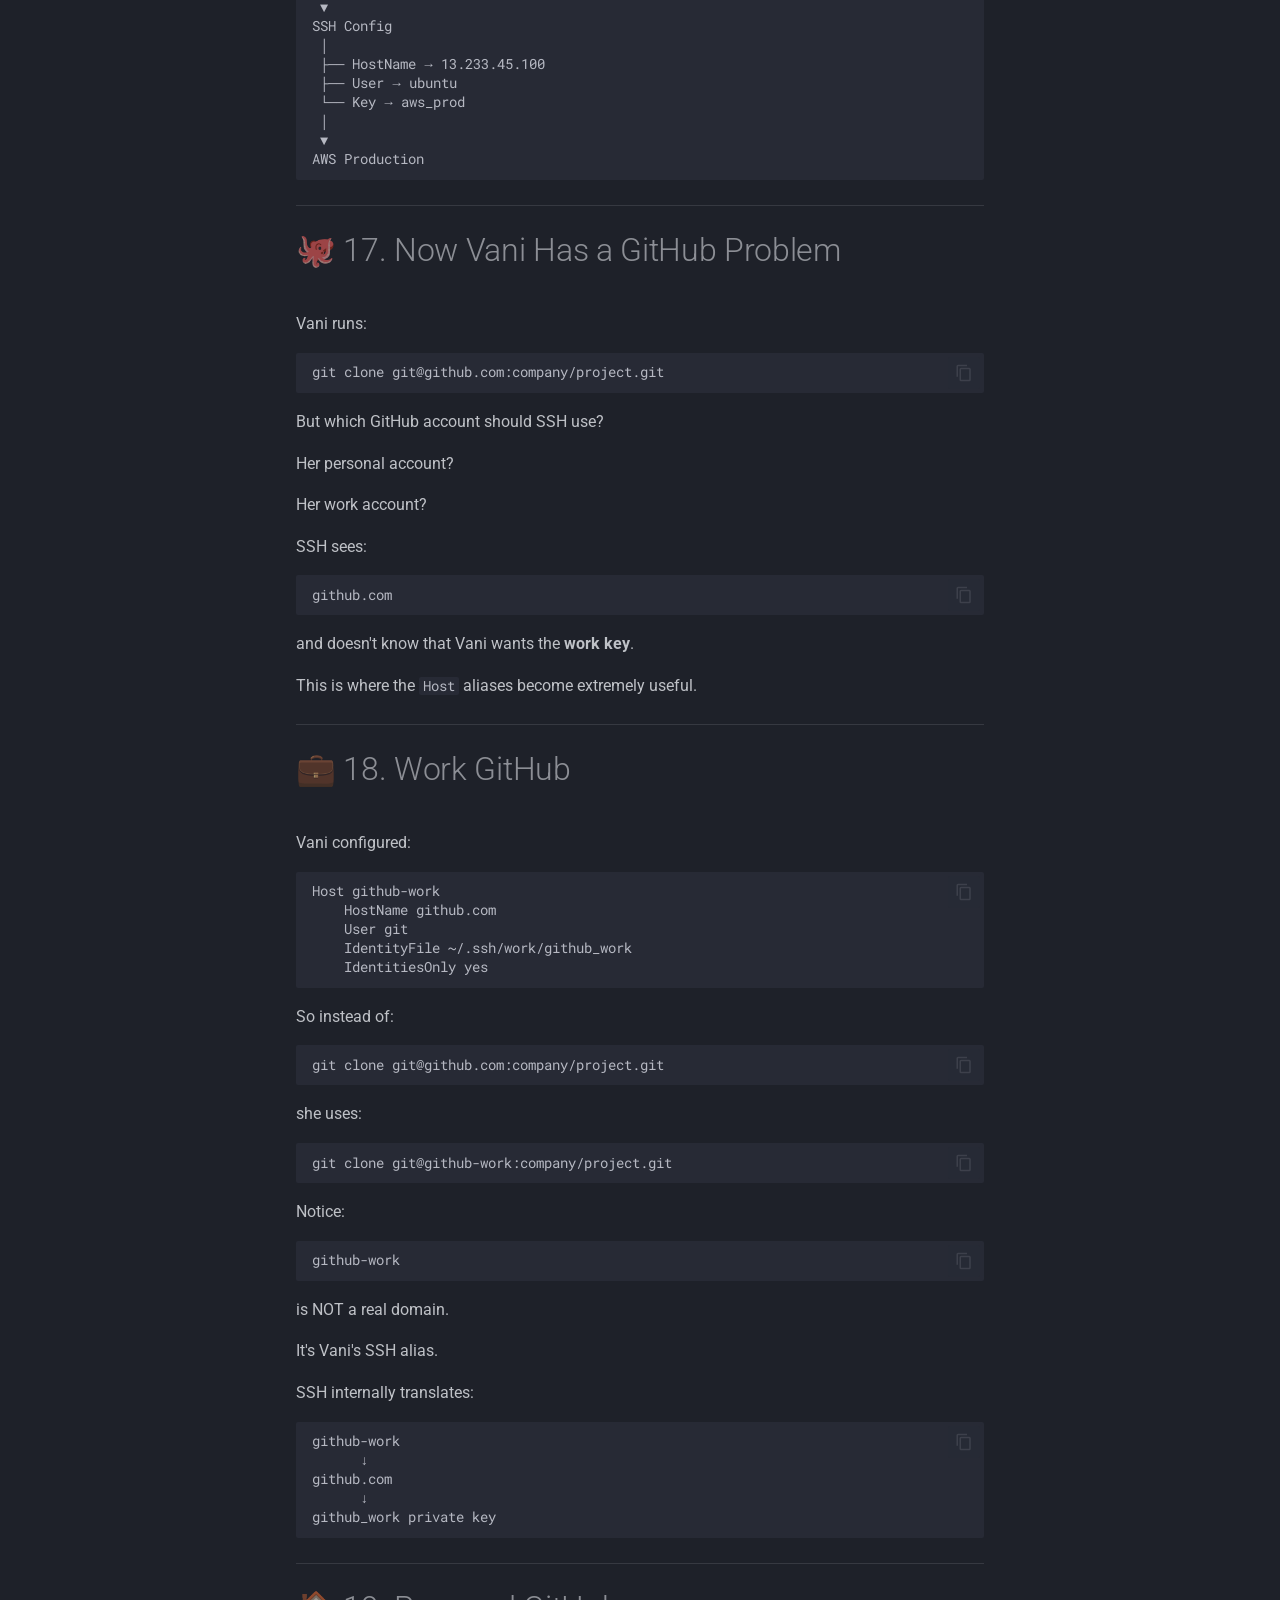
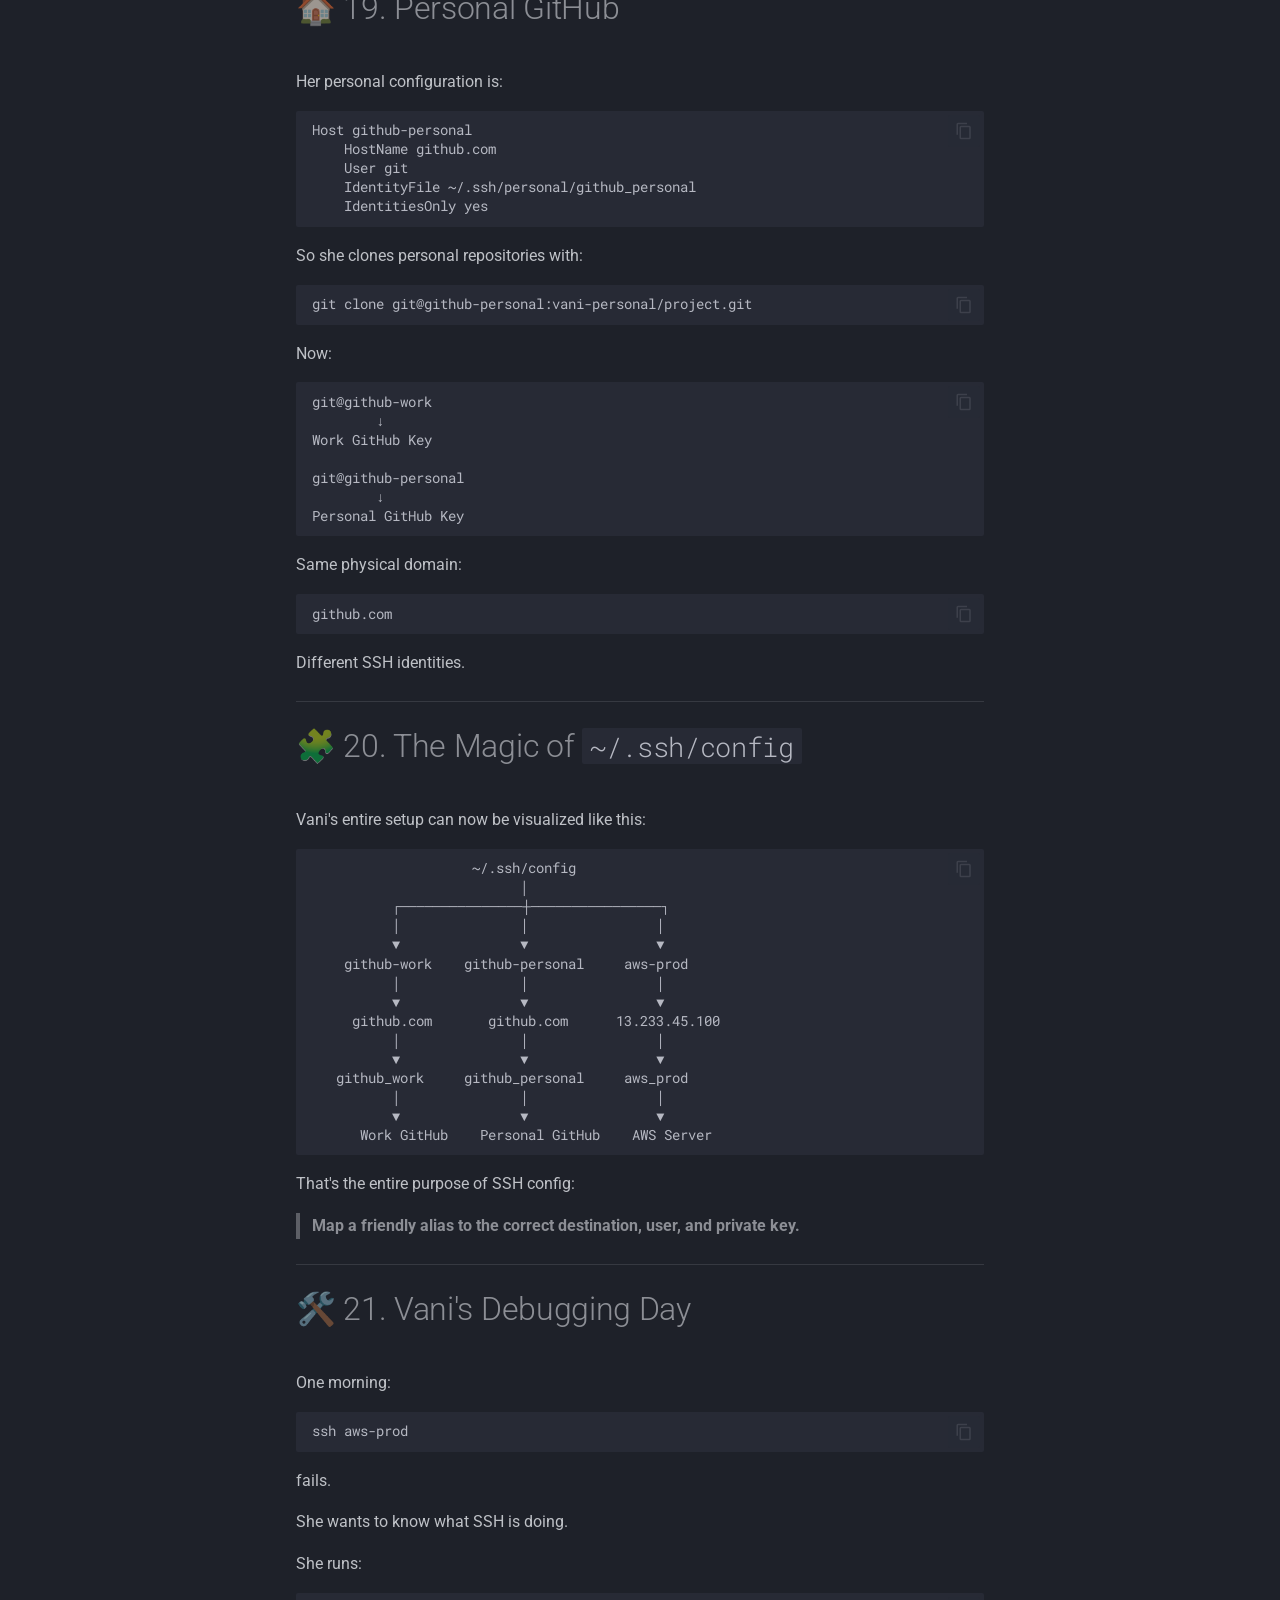
<file: linux/ssh-keygen/index.html>
<!doctype html>
<html lang="en" class="no-js">
  <head>
    
      <meta charset="utf-8">
      <meta name="viewport" content="width=device-width,initial-scale=1">
      
        <meta name="description" content="Prajjwal Saggar's DevOps learning notes and documentation">
      
      
      
      
        <link rel="prev" href="../nslookup/">
      
      
      
        
      
      
      <link rel="icon" href="../../assets/images/favicon.png">
      <meta name="generator" content="mkdocs-1.6.1, mkdocs-material-9.7.7">
    
    
      
        <title>SSH & ssh-keygen - DEVOPS_NOTES</title>
      
    
    
      <link rel="stylesheet" href="../../assets/stylesheets/main.ec1eaa64.min.css">
      
        
        <link rel="stylesheet" href="../../assets/stylesheets/palette.ab4e12ef.min.css">
      
      


    
    
      
    
    
      
        
        
        <link rel="preconnect" href="https://fonts.gstatic.com" crossorigin>
        <link rel="stylesheet" href="https://fonts.googleapis.com/css?family=Roboto:300,300i,400,400i,700,700i%7CRoboto+Mono:400,400i,700,700i&display=fallback">
        <style>:root{--md-text-font:"Roboto";--md-code-font:"Roboto Mono"}</style>
      
    
    
    <script>__md_scope=new URL("../..",location),__md_hash=e=>[...e].reduce(((e,_)=>(e<<5)-e+_.charCodeAt(0)),0),__md_get=(e,_=localStorage,t=__md_scope)=>JSON.parse(_.getItem(t.pathname+"."+e)),__md_set=(e,_,t=localStorage,a=__md_scope)=>{try{t.setItem(a.pathname+"."+e,JSON.stringify(_))}catch(e){}}</script>
    
      

    
    
  </head>
  
  
    
    
    
    
    
    <body dir="ltr" data-md-color-scheme="slate" data-md-color-primary="black" data-md-color-accent="green">
  
    
    <input class="md-toggle" data-md-toggle="drawer" type="checkbox" id="__drawer" autocomplete="off">
    <input class="md-toggle" data-md-toggle="search" type="checkbox" id="__search" autocomplete="off">
    <label class="md-overlay" for="__drawer"></label>
    <div data-md-component="skip">
      
        
        <a href="#ssh-keys-sshconfig-vanis-devops-story" class="md-skip">
          Skip to content
        </a>
      
    </div>
    <div data-md-component="announce">
      
    </div>
    
    
      

<header class="md-header" data-md-component="header">
  <nav class="md-header__inner md-grid" aria-label="Header">
    <a href="../.." title="DEVOPS_NOTES" class="md-header__button md-logo" aria-label="DEVOPS_NOTES" data-md-component="logo">
      
  
  <svg xmlns="http://www.w3.org/2000/svg" viewBox="0 0 24 24"><path d="M12 8a3 3 0 0 0 3-3 3 3 0 0 0-3-3 3 3 0 0 0-3 3 3 3 0 0 0 3 3m0 3.54C9.64 9.35 6.5 8 3 8v11c3.5 0 6.64 1.35 9 3.54 2.36-2.19 5.5-3.54 9-3.54V8c-3.5 0-6.64 1.35-9 3.54"/></svg>

    </a>
    <label class="md-header__button md-icon" for="__drawer">
      
      <svg xmlns="http://www.w3.org/2000/svg" viewBox="0 0 24 24"><path d="M3 6h18v2H3zm0 5h18v2H3zm0 5h18v2H3z"/></svg>
    </label>
    <div class="md-header__title" data-md-component="header-title">
      <div class="md-header__ellipsis">
        <div class="md-header__topic">
          <span class="md-ellipsis">
            DEVOPS_NOTES
          </span>
        </div>
        <div class="md-header__topic" data-md-component="header-topic">
          <span class="md-ellipsis">
            
              SSH & ssh-keygen
            
          </span>
        </div>
      </div>
    </div>
    
      
    
    
    
    
      
      
        <label class="md-header__button md-icon" for="__search">
          
          <svg xmlns="http://www.w3.org/2000/svg" viewBox="0 0 24 24"><path d="M9.5 3A6.5 6.5 0 0 1 16 9.5c0 1.61-.59 3.09-1.56 4.23l.27.27h.79l5 5-1.5 1.5-5-5v-.79l-.27-.27A6.52 6.52 0 0 1 9.5 16 6.5 6.5 0 0 1 3 9.5 6.5 6.5 0 0 1 9.5 3m0 2C7 5 5 7 5 9.5S7 14 9.5 14 14 12 14 9.5 12 5 9.5 5"/></svg>
        </label>
        <div class="md-search" data-md-component="search" role="dialog">
  <label class="md-search__overlay" for="__search"></label>
  <div class="md-search__inner" role="search">
    <form class="md-search__form" name="search">
      <input type="text" class="md-search__input" name="query" aria-label="Search" placeholder="Search" autocapitalize="off" autocorrect="off" autocomplete="off" spellcheck="false" data-md-component="search-query" required>
      <label class="md-search__icon md-icon" for="__search">
        
        <svg xmlns="http://www.w3.org/2000/svg" viewBox="0 0 24 24"><path d="M9.5 3A6.5 6.5 0 0 1 16 9.5c0 1.61-.59 3.09-1.56 4.23l.27.27h.79l5 5-1.5 1.5-5-5v-.79l-.27-.27A6.52 6.52 0 0 1 9.5 16 6.5 6.5 0 0 1 3 9.5 6.5 6.5 0 0 1 9.5 3m0 2C7 5 5 7 5 9.5S7 14 9.5 14 14 12 14 9.5 12 5 9.5 5"/></svg>
        
        <svg xmlns="http://www.w3.org/2000/svg" viewBox="0 0 24 24"><path d="M20 11v2H8l5.5 5.5-1.42 1.42L4.16 12l7.92-7.92L13.5 5.5 8 11z"/></svg>
      </label>
      <nav class="md-search__options" aria-label="Search">
        
          <a href="javascript:void(0)" class="md-search__icon md-icon" title="Share" aria-label="Share" data-clipboard data-clipboard-text="" data-md-component="search-share" tabindex="-1">
            
            <svg xmlns="http://www.w3.org/2000/svg" viewBox="0 0 24 24"><path d="M18 16.08c-.76 0-1.44.3-1.96.77L8.91 12.7c.05-.23.09-.46.09-.7s-.04-.47-.09-.7l7.05-4.11c.54.5 1.25.81 2.04.81a3 3 0 0 0 3-3 3 3 0 0 0-3-3 3 3 0 0 0-3 3c0 .24.04.47.09.7L8.04 9.81C7.5 9.31 6.79 9 6 9a3 3 0 0 0-3 3 3 3 0 0 0 3 3c.79 0 1.5-.31 2.04-.81l7.12 4.15c-.05.21-.08.43-.08.66 0 1.61 1.31 2.91 2.92 2.91s2.92-1.3 2.92-2.91A2.92 2.92 0 0 0 18 16.08"/></svg>
          </a>
        
        <button type="reset" class="md-search__icon md-icon" title="Clear" aria-label="Clear" tabindex="-1">
          
          <svg xmlns="http://www.w3.org/2000/svg" viewBox="0 0 24 24"><path d="M19 6.41 17.59 5 12 10.59 6.41 5 5 6.41 10.59 12 5 17.59 6.41 19 12 13.41 17.59 19 19 17.59 13.41 12z"/></svg>
        </button>
      </nav>
      
    </form>
    <div class="md-search__output">
      <div class="md-search__scrollwrap" tabindex="0" data-md-scrollfix>
        <div class="md-search-result" data-md-component="search-result">
          <div class="md-search-result__meta">
            Initializing search
          </div>
          <ol class="md-search-result__list" role="presentation"></ol>
        </div>
      </div>
    </div>
  </div>
</div>
      
    
    
  </nav>
  
</header>
    
    <div class="md-container" data-md-component="container">
      
      
        
          
            
<nav class="md-tabs" aria-label="Tabs" data-md-component="tabs">
  <div class="md-grid">
    <ul class="md-tabs__list">
      
        
  
  
  
  
    <li class="md-tabs__item">
      <a href="../.." class="md-tabs__link">
        
  
  
    
  
  Home

      </a>
    </li>
  

      
        
  
  
  
  
    
    
      <li class="md-tabs__item">
        <a href="../../devops_fundamentals/Fundamentals/" class="md-tabs__link">
          
  
  
  DevOps Fundamentals

        </a>
      </li>
    
  

      
        
  
  
  
    
  
  
    
    
      <li class="md-tabs__item md-tabs__item--active">
        <a href="../Linux01/" class="md-tabs__link">
          
  
  
  Linux

        </a>
      </li>
    
  

      
    </ul>
  </div>
</nav>
          
        
      
      <main class="md-main" data-md-component="main">
        <div class="md-main__inner md-grid">
          
            
              
              <div class="md-sidebar md-sidebar--primary" data-md-component="sidebar" data-md-type="navigation" >
                <div class="md-sidebar__scrollwrap">
                  <div class="md-sidebar__inner">
                    


  


<nav class="md-nav md-nav--primary md-nav--lifted" aria-label="Navigation" data-md-level="0">
  <label class="md-nav__title" for="__drawer">
    <a href="../.." title="DEVOPS_NOTES" class="md-nav__button md-logo" aria-label="DEVOPS_NOTES" data-md-component="logo">
      
  
  <svg xmlns="http://www.w3.org/2000/svg" viewBox="0 0 24 24"><path d="M12 8a3 3 0 0 0 3-3 3 3 0 0 0-3-3 3 3 0 0 0-3 3 3 3 0 0 0 3 3m0 3.54C9.64 9.35 6.5 8 3 8v11c3.5 0 6.64 1.35 9 3.54 2.36-2.19 5.5-3.54 9-3.54V8c-3.5 0-6.64 1.35-9 3.54"/></svg>

    </a>
    DEVOPS_NOTES
  </label>
  
  <ul class="md-nav__list" data-md-scrollfix>
    
      
      
  
  
  
  
    <li class="md-nav__item">
      <a href="../.." class="md-nav__link">
        
  
  
  <span class="md-ellipsis">
    
  
    Home
  

    
  </span>
  
  

      </a>
    </li>
  

    
      
      
  
  
  
  
    
    
    
    
      
      
        
      
    
    
    <li class="md-nav__item md-nav__item--nested">
      
        
        
        <input class="md-nav__toggle md-toggle " type="checkbox" id="__nav_2" >
        
          
          <label class="md-nav__link" for="__nav_2" id="__nav_2_label" tabindex="0">
            
  
  
  <span class="md-ellipsis">
    
  
    DevOps Fundamentals
  

    
  </span>
  
  

            <span class="md-nav__icon md-icon"></span>
          </label>
        
        <nav class="md-nav" data-md-level="1" aria-labelledby="__nav_2_label" aria-expanded="false">
          <label class="md-nav__title" for="__nav_2">
            <span class="md-nav__icon md-icon"></span>
            
  
    DevOps Fundamentals
  

          </label>
          <ul class="md-nav__list" data-md-scrollfix>
            
              
                
  
  
  
  
    <li class="md-nav__item">
      <a href="../../devops_fundamentals/Fundamentals/" class="md-nav__link">
        
  
  
  <span class="md-ellipsis">
    
  
    Fundamentals
  

    
  </span>
  
  

      </a>
    </li>
  

              
            
          </ul>
        </nav>
      
    </li>
  

    
      
      
  
  
    
  
  
  
    
    
    
    
      
        
        
      
      
        
      
    
    
    <li class="md-nav__item md-nav__item--active md-nav__item--section md-nav__item--nested">
      
        
        
        <input class="md-nav__toggle md-toggle " type="checkbox" id="__nav_3" checked>
        
          
          <label class="md-nav__link" for="__nav_3" id="__nav_3_label" tabindex="">
            
  
  
  <span class="md-ellipsis">
    
  
    Linux
  

    
  </span>
  
  

            <span class="md-nav__icon md-icon"></span>
          </label>
        
        <nav class="md-nav" data-md-level="1" aria-labelledby="__nav_3_label" aria-expanded="true">
          <label class="md-nav__title" for="__nav_3">
            <span class="md-nav__icon md-icon"></span>
            
  
    Linux
  

          </label>
          <ul class="md-nav__list" data-md-scrollfix>
            
              
                
  
  
  
  
    <li class="md-nav__item">
      <a href="../Linux01/" class="md-nav__link">
        
  
  
  <span class="md-ellipsis">
    
  
    Linux Basics
  

    
  </span>
  
  

      </a>
    </li>
  

              
            
              
                
  
  
  
  
    <li class="md-nav__item">
      <a href="../nslookup/" class="md-nav__link">
        
  
  
  <span class="md-ellipsis">
    
  
    DNS & nslookup
  

    
  </span>
  
  

      </a>
    </li>
  

              
            
              
                
  
  
    
  
  
  
    <li class="md-nav__item md-nav__item--active">
      
      <input class="md-nav__toggle md-toggle" type="checkbox" id="__toc">
      
      
        
      
      
      <a href="./" class="md-nav__link md-nav__link--active">
        
  
  
  <span class="md-ellipsis">
    
  
    SSH & ssh-keygen
  

    
  </span>
  
  

      </a>
      
    </li>
  

              
            
          </ul>
        </nav>
      
    </li>
  

    
  </ul>
</nav>
                  </div>
                </div>
              </div>
            
            
              
              <div class="md-sidebar md-sidebar--secondary" data-md-component="sidebar" data-md-type="toc" >
                <div class="md-sidebar__scrollwrap">
                  <div class="md-sidebar__inner">
                    

<nav class="md-nav md-nav--secondary" aria-label="Table of contents">
  
  
  
    
  
  
</nav>
                  </div>
                </div>
              </div>
            
          
          
            <div class="md-content" data-md-component="content">
              
              <article class="md-content__inner md-typeset">
                
                  



<h1 id="ssh-keys-sshconfig-vanis-devops-story">SSH Keys &amp; <code>~/.ssh/config</code> — Vani's DevOps Story</h1>
<blockquote>
<p><strong>Scenario:</strong> Vani is a DevOps engineer.
One laptop. Multiple GitHub accounts. Multiple servers. Multiple SSH keys.
Her job is to make sure the <strong>right key goes to the right machine</strong>.</p>
</blockquote>
<hr />
<h1 id="day-1-vani-gets-a-problem">🚨 Day 1 — Vani Gets a Problem</h1>
<p>Vani starts her new DevOps job.</p>
<p>Her setup looks like this:</p>
<pre><code class="language-text">Vani's Laptop
│
├── Personal GitHub
│
├── Work GitHub
│
├── AWS Production Server
│
└── Legacy Client Server
</code></pre>
<p>She tries to manage everything with one SSH key.</p>
<p>Very quickly, things become messy.</p>
<pre><code class="language-text">❌ Wrong GitHub account
❌ Wrong SSH key
❌ Permission denied
❌ Too many authentication failures
❌ &quot;Why is GitHub using my personal account?!&quot;
</code></pre>
<p>Her senior engineer tells her:</p>
<blockquote>
<p>"Stop using one key for everything. Give every identity a proper key and let SSH decide which one to use."</p>
</blockquote>
<p>That's where <code>ssh-keygen</code> and <code>~/.ssh/config</code> come in.</p>
<hr />
<h1 id="1-first-what-exactly-is-an-ssh-key">🔑 1. First: What Exactly Is an SSH Key?</h1>
<p>Vani runs:</p>
<pre><code class="language-bash">ssh-keygen
</code></pre>
<p>SSH creates a <strong>key pair</strong>:</p>
<pre><code class="language-text">Private Key
     +
Public Key
     =
SSH Identity
</code></pre>
<p>Think of it like a lock-and-key system.</p>
<pre><code class="language-text">PUBLIC KEY
    ↓
The lock
Can be shared

PRIVATE KEY
    ↓
The actual key
Must stay with Vani
</code></pre>
<p>For example:</p>
<pre><code class="language-text">~/.ssh/id_ed25519
~/.ssh/id_ed25519.pub
</code></pre>
<p>The first one is private.</p>
<p>The second one is public.</p>
<h3 id="vanis-golden-rule">Vani's golden rule</h3>
<pre><code class="language-text">.pub       → Public → Safe to share
No .pub    → Private → NEVER share
</code></pre>
<hr />
<h1 id="2-how-does-vani-actually-log-in">🧠 2. How Does Vani Actually Log In?</h1>
<p>Suppose Vani runs:</p>
<pre><code class="language-bash">ssh ubuntu@server
</code></pre>
<p>The server doesn't receive her private key.</p>
<p>Instead, authentication roughly works like this:</p>
<pre><code class="language-text">             VANI'S LAPTOP
                  │
                  │
          &quot;I want to log in&quot;
                  │
                  ▼
          ┌───────────────┐
          │ Remote Server │
          └───────────────┘
                  │
                  │ Challenge
                  ▼
          Vani's SSH client
                  │
                  │ Uses PRIVATE KEY
                  ▼
          Cryptographic proof
                  │
                  ▼
          Remote server
                  │
                  │ Verifies using
                  │ PUBLIC KEY
                  ▼
             ✅ Access
</code></pre>
<p>The important part:</p>
<blockquote>
<p><strong>Vani's private key never needs to be sent to the server.</strong></p>
</blockquote>
<p>The server only needs her public key.</p>
<hr />
<h1 id="3-vani-needs-four-different-identities">🔐 3. Vani Needs Four Different Identities</h1>
<p>Now things get interesting.</p>
<p>Vani has:</p>
<pre><code class="language-text">1. Personal GitHub
2. Work GitHub
3. AWS Production
4. Legacy Client Server
</code></pre>
<p>Her senior says:</p>
<blockquote>
<p>"Give each identity its own key."</p>
</blockquote>
<p>So Vani creates:</p>
<pre><code class="language-text">~/.ssh/
├── work/
│   ├── github_work
│   └── aws_prod
│
└── personal/
    └── github_personal
</code></pre>
<p>But what about the legacy server?</p>
<p>It requires RSA.</p>
<p>So Vani creates:</p>
<pre><code class="language-text">legacy_server
</code></pre>
<p>Now she has different keys for different systems.</p>
<hr />
<h1 id="4-choosing-the-right-algorithm">⚙️ 4. Choosing the Right Algorithm</h1>
<p>Vani asks:</p>
<blockquote>
<p>"What kind of key should I create?"</p>
</blockquote>
<p>Her senior gives her this simple rule:</p>
<table>
<thead>
<tr>
<th>Situation</th>
<th>Vani Uses</th>
</tr>
</thead>
<tbody>
<tr>
<td>Modern GitHub</td>
<td><strong>Ed25519</strong></td>
</tr>
<tr>
<td>Modern Linux server</td>
<td><strong>Ed25519</strong></td>
</tr>
<tr>
<td>AWS</td>
<td><strong>Ed25519</strong> when supported</td>
</tr>
<tr>
<td>Old/legacy system</td>
<td><strong>RSA 4096</strong></td>
</tr>
</tbody>
</table>
<p>So for modern systems:</p>
<pre><code class="language-bash">ssh-keygen -t ed25519
</code></pre>
<p>For the legacy client:</p>
<pre><code class="language-bash">ssh-keygen -t rsa -b 4096
</code></pre>
<h3 id="why-ed25519">Why Ed25519?</h3>
<p>It's modern, fast, compact, and widely supported.</p>
<h3 id="why-rsa-4096">Why RSA 4096?</h3>
<p>Because Vani's old client server doesn't support Ed25519.</p>
<p>So:</p>
<pre><code class="language-text">Modern system
      ↓
Ed25519

Legacy system
      ↓
RSA 4096
</code></pre>
<hr />
<h1 id="5-vani-creates-her-work-github-key">🛠️ 5. Vani Creates Her Work GitHub Key</h1>
<p>Vani needs a separate identity for her company's GitHub.</p>
<p>She runs:</p>
<pre><code class="language-bash">ssh-keygen -t ed25519 \
  -f ~/.ssh/work/github_work \
  -C &quot;vani@company.com&quot;
</code></pre>
<p>SSH creates:</p>
<pre><code class="language-text">~/.ssh/work/
├── github_work
└── github_work.pub
</code></pre>
<p>She adds:</p>
<pre><code class="language-text">github_work.pub
</code></pre>
<p>to her <strong>work GitHub account</strong>.</p>
<p>The private key:</p>
<pre><code class="language-text">github_work
</code></pre>
<p>stays on her laptop.</p>
<hr />
<h1 id="6-vani-creates-her-personal-github-key">🏠 6. Vani Creates Her Personal GitHub Key</h1>
<p>Her personal GitHub needs a completely different identity.</p>
<pre><code class="language-bash">ssh-keygen -t ed25519 \
  -f ~/.ssh/personal/github_personal \
  -C &quot;vani@personal.com&quot;
</code></pre>
<p>Now:</p>
<pre><code class="language-text">~/.ssh/
├── work/
│   └── github_work
│
└── personal/
    └── github_personal
</code></pre>
<p>She adds:</p>
<pre><code class="language-text">github_personal.pub
</code></pre>
<p>to her personal GitHub account.</p>
<p>Now her two GitHub identities are separated.</p>
<hr />
<h1 id="7-vani-gets-production-access">☁️ 7. Vani Gets Production Access</h1>
<p>Her company has an AWS production server:</p>
<pre><code class="language-text">13.233.45.100
</code></pre>
<p>Vani creates another key:</p>
<pre><code class="language-bash">ssh-keygen -t ed25519 \
  -f ~/.ssh/work/aws_prod \
  -C &quot;vani@company.com&quot;
</code></pre>
<p>Now:</p>
<pre><code class="language-text">~/.ssh/
├── work/
│   ├── github_work
│   └── aws_prod
│
└── personal/
    └── github_personal
</code></pre>
<p>She installs the corresponding public key on the production server.</p>
<hr />
<h1 id="8-then-comes-the-legacy-server">🏚️ 8. Then Comes the Legacy Server...</h1>
<p>Unfortunately, an old client server says:</p>
<blockquote>
<p>"Ed25519? Never heard of it."</p>
</blockquote>
<p>It requires RSA.</p>
<p>Vani doesn't argue.</p>
<p>She creates:</p>
<pre><code class="language-bash">ssh-keygen -t rsa -b 4096 \
  -f ~/.ssh/work/legacy_server \
  -C &quot;vani@company.com&quot;
</code></pre>
<p>Now she has:</p>
<pre><code class="language-text">~/.ssh/
├── work/
│   ├── github_work
│   ├── aws_prod
│   └── legacy_server
│
└── personal/
    └── github_personal
</code></pre>
<hr />
<h1 id="9-vani-has-too-many-keys">😵 9. Vani Has Too Many Keys</h1>
<p>Now Vani has a new problem.</p>
<p>She could manually specify the key every time:</p>
<pre><code class="language-bash">ssh -i ~/.ssh/work/aws_prod ubuntu@13.233.45.100
</code></pre>
<p>But that's ugly.</p>
<p>And imagine doing this every day.</p>
<p>She wants to type:</p>
<pre><code class="language-bash">ssh aws-prod
</code></pre>
<p>and have SSH automatically know:</p>
<blockquote>
<p>"Oh, Vani means the AWS production server. Use <code>aws_prod</code>."</p>
</blockquote>
<p>That's what:</p>
<pre><code class="language-text">~/.ssh/config
</code></pre>
<p>is for.</p>
<hr />
<h1 id="10-vani-creates-sshconfig">🧠 10. Vani Creates <code>~/.ssh/config</code></h1>
<p>She runs:</p>
<pre><code class="language-bash">nano ~/.ssh/config
</code></pre>
<p>And creates:</p>
<pre><code class="language-sshconfig"># Work GitHub
Host github-work
    HostName github.com
    User git
    IdentityFile ~/.ssh/work/github_work
    IdentitiesOnly yes

# Personal GitHub
Host github-personal
    HostName github.com
    User git
    IdentityFile ~/.ssh/personal/github_personal
    IdentitiesOnly yes

# AWS Production
Host aws-prod
    HostName 13.233.45.100
    User ubuntu
    IdentityFile ~/.ssh/work/aws_prod
    IdentitiesOnly yes

# Legacy Client
Host legacy-client
    HostName legacy.example.com
    User admin
    IdentityFile ~/.ssh/work/legacy_server
    IdentitiesOnly yes
</code></pre>
<p>Now Vani has created <strong>aliases</strong> for her machines.</p>
<hr />
<h1 id="11-what-does-host-actually-mean">🏷️ 11. What Does <code>Host</code> Actually Mean?</h1>
<p>This:</p>
<pre><code class="language-sshconfig">Host aws-prod
</code></pre>
<p>doesn't mean the actual server name.</p>
<p>It's simply Vani's nickname for the server.</p>
<p>So:</p>
<pre><code class="language-text">Host aws-prod
       ↓
Vani's nickname
       ↓
13.233.45.100
</code></pre>
<p>Now she can type:</p>
<pre><code class="language-bash">ssh aws-prod
</code></pre>
<p>instead of:</p>
<pre><code class="language-bash">ssh -i ~/.ssh/work/aws_prod ubuntu@13.233.45.100
</code></pre>
<p>Much cleaner.</p>
<hr />
<h1 id="12-what-does-hostname-mean">🗺️ 12. What Does <code>HostName</code> Mean?</h1>
<p>This:</p>
<pre><code class="language-sshconfig">HostName 13.233.45.100
</code></pre>
<p>is the <strong>real destination</strong>.</p>
<p>So:</p>
<pre><code class="language-text">Host
  ↓
aws-prod

HostName
  ↓
13.233.45.100
</code></pre>
<p>Think:</p>
<pre><code class="language-text">Host     = Nickname
HostName = Actual address
</code></pre>
<hr />
<h1 id="13-what-does-user-mean">👤 13. What Does <code>User</code> Mean?</h1>
<p>Vani's AWS server expects the username:</p>
<pre><code class="language-text">ubuntu
</code></pre>
<p>So:</p>
<pre><code class="language-sshconfig">User ubuntu
</code></pre>
<p>For GitHub, SSH uses:</p>
<pre><code class="language-sshconfig">User git
</code></pre>
<p>That's why Git URLs look like:</p>
<pre><code class="language-text">git@github.com
</code></pre>
<p>The GitHub username isn't the SSH user.</p>
<p>The SSH user is simply:</p>
<pre><code class="language-text">git
</code></pre>
<hr />
<h1 id="14-what-does-identityfile-mean">🔑 14. What Does <code>IdentityFile</code> Mean?</h1>
<p>This is the important one.</p>
<pre><code class="language-sshconfig">IdentityFile ~/.ssh/work/aws_prod
</code></pre>
<p>means:</p>
<blockquote>
<p>"When Vani connects using this host, use this private key."</p>
</blockquote>
<p>So:</p>
<pre><code class="language-text">ssh aws-prod
      │
      ▼
~/.ssh/config
      │
      ▼
Host aws-prod
      │
      ▼
IdentityFile ~/.ssh/work/aws_prod
      │
      ▼
Use AWS private key
</code></pre>
<hr />
<h1 id="15-why-does-vani-need-identitiesonly-yes">🚧 15. Why Does Vani Need <code>IdentitiesOnly yes</code>?</h1>
<p>Vani has many keys.</p>
<p>SSH might otherwise try several identities from her SSH agent.</p>
<p>That can result in errors such as:</p>
<pre><code class="language-text">Too many authentication failures
</code></pre>
<p>So she adds:</p>
<pre><code class="language-sshconfig">IdentitiesOnly yes
</code></pre>
<p>This tells SSH:</p>
<blockquote>
<p>"For this host, don't randomly try every key I have. Use the identity I've configured."</p>
</blockquote>
<hr />
<h1 id="16-vani-tests-her-aws-connection">🧪 16. Vani Tests Her AWS Connection</h1>
<p>Instead of remembering:</p>
<pre><code class="language-bash">ssh -i ~/.ssh/work/aws_prod ubuntu@13.233.45.100
</code></pre>
<p>she simply runs:</p>
<pre><code class="language-bash">ssh aws-prod
</code></pre>
<p>SSH reads:</p>
<pre><code class="language-text">~/.ssh/config
</code></pre>
<p>and finds:</p>
<pre><code class="language-sshconfig">Host aws-prod
    HostName 13.233.45.100
    User ubuntu
    IdentityFile ~/.ssh/work/aws_prod
</code></pre>
<p>Result:</p>
<pre><code class="language-text">Vani
 │
 │ ssh aws-prod
 ▼
SSH Config
 │
 ├── HostName → 13.233.45.100
 ├── User → ubuntu
 └── Key → aws_prod
 │
 ▼
AWS Production
</code></pre>
<hr />
<h1 id="17-now-vani-has-a-github-problem">🐙 17. Now Vani Has a GitHub Problem</h1>
<p>Vani runs:</p>
<pre><code class="language-bash">git clone git@github.com:company/project.git
</code></pre>
<p>But which GitHub account should SSH use?</p>
<p>Her personal account?</p>
<p>Her work account?</p>
<p>SSH sees:</p>
<pre><code class="language-text">github.com
</code></pre>
<p>and doesn't know that Vani wants the <strong>work key</strong>.</p>
<p>This is where the <code>Host</code> aliases become extremely useful.</p>
<hr />
<h1 id="18-work-github">💼 18. Work GitHub</h1>
<p>Vani configured:</p>
<pre><code class="language-sshconfig">Host github-work
    HostName github.com
    User git
    IdentityFile ~/.ssh/work/github_work
    IdentitiesOnly yes
</code></pre>
<p>So instead of:</p>
<pre><code class="language-bash">git clone git@github.com:company/project.git
</code></pre>
<p>she uses:</p>
<pre><code class="language-bash">git clone git@github-work:company/project.git
</code></pre>
<p>Notice:</p>
<pre><code class="language-text">github-work
</code></pre>
<p>is NOT a real domain.</p>
<p>It's Vani's SSH alias.</p>
<p>SSH internally translates:</p>
<pre><code class="language-text">github-work
      ↓
github.com
      ↓
github_work private key
</code></pre>
<hr />
<h1 id="19-personal-github">🏠 19. Personal GitHub</h1>
<p>Her personal configuration is:</p>
<pre><code class="language-sshconfig">Host github-personal
    HostName github.com
    User git
    IdentityFile ~/.ssh/personal/github_personal
    IdentitiesOnly yes
</code></pre>
<p>So she clones personal repositories with:</p>
<pre><code class="language-bash">git clone git@github-personal:vani-personal/project.git
</code></pre>
<p>Now:</p>
<pre><code class="language-text">git@github-work
        ↓
Work GitHub Key

git@github-personal
        ↓
Personal GitHub Key
</code></pre>
<p>Same physical domain:</p>
<pre><code class="language-text">github.com
</code></pre>
<p>Different SSH identities.</p>
<hr />
<h1 id="20-the-magic-of-sshconfig">🧩 20. The Magic of <code>~/.ssh/config</code></h1>
<p>Vani's entire setup can now be visualized like this:</p>
<pre><code class="language-text">                    ~/.ssh/config
                          │
          ┌───────────────┼────────────────┐
          │               │                │
          ▼               ▼                ▼
    github-work    github-personal     aws-prod
          │               │                │
          ▼               ▼                ▼
     github.com       github.com      13.233.45.100
          │               │                │
          ▼               ▼                ▼
   github_work     github_personal     aws_prod
          │               │                │
          ▼               ▼                ▼
      Work GitHub    Personal GitHub    AWS Server
</code></pre>
<p>That's the entire purpose of SSH config:</p>
<blockquote>
<p><strong>Map a friendly alias to the correct destination, user, and private key.</strong></p>
</blockquote>
<hr />
<h1 id="21-vanis-debugging-day">🛠️ 21. Vani's Debugging Day</h1>
<p>One morning:</p>
<pre><code class="language-bash">ssh aws-prod
</code></pre>
<p>fails.</p>
<p>She wants to know what SSH is doing.</p>
<p>She runs:</p>
<pre><code class="language-bash">ssh -v aws-prod
</code></pre>
<p>For even more detail:</p>
<pre><code class="language-bash">ssh -vvv aws-prod
</code></pre>
<p>Now she can see:</p>
<pre><code class="language-text">Which config was loaded
Which host was selected
Which identity was attempted
Authentication methods
Server response
</code></pre>
<p>This is extremely useful when debugging SSH.</p>
<hr />
<h1 id="22-vani-loses-her-pub-file">🔍 22. Vani Loses Her <code>.pub</code> File</h1>
<p>One day she accidentally deletes:</p>
<pre><code class="language-text">github_work.pub
</code></pre>
<p>She panics.</p>
<p>But the private key still exists:</p>
<pre><code class="language-text">github_work
</code></pre>
<p>She can recreate the public key:</p>
<pre><code class="language-bash">ssh-keygen -y \
  -f ~/.ssh/work/github_work \
  &gt; ~/.ssh/work/github_work.pub
</code></pre>
<p>The private key remains the source of truth.</p>
<hr />
<h1 id="23-vani-wants-to-verify-a-key">🆔 23. Vani Wants to Verify a Key</h1>
<p>She can view the fingerprint:</p>
<pre><code class="language-bash">ssh-keygen -l \
  -f ~/.ssh/work/github_work.pub
</code></pre>
<p>A fingerprint is a short representation of the key that can be used for verification.</p>
<hr />
<h1 id="24-vani-protects-her-private-keys">🔒 24. Vani Protects Her Private Keys</h1>
<p>She checks permissions:</p>
<pre><code class="language-bash">ls -l ~/.ssh/work/github_work
</code></pre>
<p>Private keys should not be readable by everyone.</p>
<p>For example:</p>
<pre><code class="language-bash">chmod 600 ~/.ssh/work/github_work
</code></pre>
<p>And remember:</p>
<pre><code class="language-text">❌ Never commit private keys
❌ Never upload private keys
❌ Never send private keys to someone
❌ Never put private keys in GitHub
</code></pre>
<p>Public keys are different:</p>
<pre><code class="language-text">✅ Public keys can be copied to servers
✅ Public keys can be added to GitHub
</code></pre>
<hr />
<h1 id="25-vanis-final-ssh-cheat-sheet">🧠 25. Vani's Final SSH Cheat Sheet</h1>
<h3 id="generate-a-modern-key">Generate a modern key</h3>
<pre><code class="language-bash">ssh-keygen -t ed25519 -f ~/.ssh/key_name
</code></pre>
<h3 id="generate-rsa-4096-for-legacy-systems">Generate RSA 4096 for legacy systems</h3>
<pre><code class="language-bash">ssh-keygen -t rsa -b 4096 -f ~/.ssh/key_name
</code></pre>
<h3 id="change-passphrase">Change passphrase</h3>
<pre><code class="language-bash">ssh-keygen -p -f ~/.ssh/key_name
</code></pre>
<h3 id="recreate-public-key">Recreate public key</h3>
<pre><code class="language-bash">ssh-keygen -y -f ~/.ssh/key_name &gt; ~/.ssh/key_name.pub
</code></pre>
<h3 id="show-fingerprint">Show fingerprint</h3>
<pre><code class="language-bash">ssh-keygen -l -f ~/.ssh/key_name.pub
</code></pre>
<h3 id="test-ssh">Test SSH</h3>
<pre><code class="language-bash">ssh alias-name
</code></pre>
<h3 id="debug-ssh">Debug SSH</h3>
<pre><code class="language-bash">ssh -v alias-name
</code></pre>
<h3 id="edit-ssh-configuration">Edit SSH configuration</h3>
<pre><code class="language-bash">nano ~/.ssh/config
</code></pre>
<hr />
<h1 id="26-vanis-mental-model">🎯 26. Vani's Mental Model</h1>
<p>Whenever Vani sees:</p>
<pre><code class="language-bash">ssh something
</code></pre>
<p>she asks:</p>
<pre><code class="language-text">&quot;What does 'something' mean?&quot;
        │
        ▼
Check ~/.ssh/config
        │
        ▼
Find Host something
        │
        ▼
Where is HostName?
        │
        ▼
Which User?
        │
        ▼
Which IdentityFile?
        │
        ▼
Use that private key
        │
        ▼
Authenticate using public key
        │
        ▼
       ✅
</code></pre>
<p>And when she sees:</p>
<pre><code class="language-bash">git clone git@github-work:company/project.git
</code></pre>
<p>she knows:</p>
<pre><code class="language-text">github-work
     ↓
SSH config alias
     ↓
github.com
     ↓
github_work private key
     ↓
Work GitHub account
</code></pre>
<hr />
<h1 id="the-one-rule-vani-never-forgets">🏆 The One Rule Vani Never Forgets</h1>
<pre><code class="language-text">                    SSH
                     │
          ┌──────────┴──────────┐
          │                     │
       WHERE?                 WHO?
          │                     │
       HostName              User
          │                     │
          └──────────┬──────────┘
                     │
                  WHICH KEY?
                     │
                IdentityFile
                     │
                     ▼
              Correct Identity
</code></pre>
<p><strong><code>ssh-keygen</code> creates Vani's identities.</strong></p>
<p><strong><code>~/.ssh/config</code> tells SSH which identity to use and where to use it.</strong></p>
<p>That's the entire game.</p>












                
              </article>
            </div>
          
          
<script>var target=document.getElementById(location.hash.slice(1));target&&target.name&&(target.checked=target.name.startsWith("__tabbed_"))</script>
        </div>
        
          <button type="button" class="md-top md-icon" data-md-component="top" hidden>
  
  <svg xmlns="http://www.w3.org/2000/svg" viewBox="0 0 24 24"><path d="M13 20h-2V8l-5.5 5.5-1.42-1.42L12 4.16l7.92 7.92-1.42 1.42L13 8z"/></svg>
  Back to top
</button>
        
      </main>
      
        <footer class="md-footer">
  
  <div class="md-footer-meta md-typeset">
    <div class="md-footer-meta__inner md-grid">
      <div class="md-copyright">
  
  
    Made with
    <a href="https://squidfunk.github.io/mkdocs-material/" target="_blank" rel="noopener">
      Material for MkDocs
    </a>
  
</div>
      
    </div>
  </div>
</footer>
      
    </div>
    <div class="md-dialog" data-md-component="dialog">
      <div class="md-dialog__inner md-typeset"></div>
    </div>
    
    
    
      
      
      <script id="__config" type="application/json">{"annotate": null, "base": "../..", "features": ["navigation.tabs", "navigation.sections", "navigation.top", "search.highlight", "search.share", "content.code.copy"], "search": "../../assets/javascripts/workers/search.2c215733.min.js", "tags": null, "translations": {"clipboard.copied": "Copied to clipboard", "clipboard.copy": "Copy to clipboard", "search.result.more.one": "1 more on this page", "search.result.more.other": "# more on this page", "search.result.none": "No matching documents", "search.result.one": "1 matching document", "search.result.other": "# matching documents", "search.result.placeholder": "Type to start searching", "search.result.term.missing": "Missing", "select.version": "Select version"}, "version": null}</script>
    
    
      <script src="../../assets/javascripts/bundle.d7400e89.min.js"></script>
      
    
  </body>
</html>
</file>
<file: assets/stylesheets/main.ec1eaa64.min.css>
@charset "UTF-8";html{-webkit-text-size-adjust:none;-moz-text-size-adjust:none;text-size-adjust:none;box-sizing:border-box}*,:after,:before{box-sizing:inherit}@media (prefers-reduced-motion){*,:after,:before{transition:none!important}}body{margin:0}a,button,input,label{-webkit-tap-highlight-color:transparent}a{color:inherit;text-decoration:none}hr{border:0;box-sizing:initial;display:block;height:.05rem;overflow:visible;padding:0}small{font-size:80%}sub,sup{line-height:1em}img{border-style:none}table{border-collapse:initial;border-spacing:0}td,th{font-weight:400;vertical-align:top}button{background:#0000;border:0;font-family:inherit;font-size:inherit;margin:0;padding:0}input{border:0;outline:none}:root{--md-primary-fg-color:#4051b5;--md-primary-fg-color--light:#5d6cc0;--md-primary-fg-color--dark:#303fa1;--md-primary-bg-color:#fff;--md-primary-bg-color--light:#ffffffb3;--md-accent-fg-color:#526cfe;--md-accent-fg-color--transparent:#526cfe1a;--md-accent-bg-color:#fff;--md-accent-bg-color--light:#ffffffb3}[data-md-color-scheme=default]{color-scheme:light}[data-md-color-scheme=default] img[src$="#gh-dark-mode-only"],[data-md-color-scheme=default] img[src$="#only-dark"]{display:none}:root,[data-md-color-scheme=default]{--md-hue:225deg;--md-default-fg-color:#000000de;--md-default-fg-color--light:#0000008a;--md-default-fg-color--lighter:#00000052;--md-default-fg-color--lightest:#00000012;--md-default-bg-color:#fff;--md-default-bg-color--light:#ffffffb3;--md-default-bg-color--lighter:#ffffff4d;--md-default-bg-color--lightest:#ffffff1f;--md-code-fg-color:#36464e;--md-code-bg-color:#f5f5f5;--md-code-bg-color--light:#f5f5f5b3;--md-code-bg-color--lighter:#f5f5f54d;--md-code-hl-color:#4287ff;--md-code-hl-color--light:#4287ff1a;--md-code-hl-number-color:#d52a2a;--md-code-hl-special-color:#db1457;--md-code-hl-function-color:#a846b9;--md-code-hl-constant-color:#6e59d9;--md-code-hl-keyword-color:#3f6ec6;--md-code-hl-string-color:#1c7d4d;--md-code-hl-name-color:var(--md-code-fg-color);--md-code-hl-operator-color:var(--md-default-fg-color--light);--md-code-hl-punctuation-color:var(--md-default-fg-color--light);--md-code-hl-comment-color:var(--md-default-fg-color--light);--md-code-hl-generic-color:var(--md-default-fg-color--light);--md-code-hl-variable-color:var(--md-default-fg-color--light);--md-typeset-color:var(--md-default-fg-color);--md-typeset-a-color:var(--md-primary-fg-color);--md-typeset-del-color:#f5503d26;--md-typeset-ins-color:#0bd57026;--md-typeset-kbd-color:#fafafa;--md-typeset-kbd-accent-color:#fff;--md-typeset-kbd-border-color:#b8b8b8;--md-typeset-mark-color:#ffff0080;--md-typeset-table-color:#0000001f;--md-typeset-table-color--light:rgba(0,0,0,.035);--md-admonition-fg-color:var(--md-default-fg-color);--md-admonition-bg-color:var(--md-default-bg-color);--md-warning-fg-color:#000000de;--md-warning-bg-color:#ff9;--md-footer-fg-color:#fff;--md-footer-fg-color--light:#ffffffb3;--md-footer-fg-color--lighter:#ffffff73;--md-footer-bg-color:#000000de;--md-footer-bg-color--dark:#00000052;--md-shadow-z1:0 0.2rem 0.5rem #0000000d,0 0 0.05rem #0000001a;--md-shadow-z2:0 0.2rem 0.5rem #0000001a,0 0 0.05rem #00000040;--md-shadow-z3:0 0.2rem 0.5rem #0003,0 0 0.05rem #00000059}.md-icon svg{fill:currentcolor;display:block;height:1.2rem;width:1.2rem}body{-webkit-font-smoothing:antialiased;-moz-osx-font-smoothing:grayscale;--md-text-font-family:var(--md-text-font,_),-apple-system,BlinkMacSystemFont,Helvetica,Arial,sans-serif;--md-code-font-family:var(--md-code-font,_),SFMono-Regular,Consolas,Menlo,monospace}aside,body,input{font-feature-settings:"kern","liga";color:var(--md-typeset-color);font-family:var(--md-text-font-family)}code,kbd,pre{font-feature-settings:"kern";font-family:var(--md-code-font-family)}:root{--md-typeset-table-sort-icon:url('data:image/svg+xml;charset=utf-8,<svg xmlns="http://www.w3.org/2000/svg" viewBox="0 0 24 24"><path d="m18 21-4-4h3V7h-3l4-4 4 4h-3v10h3M2 19v-2h10v2M2 13v-2h7v2M2 7V5h4v2z"/></svg>');--md-typeset-table-sort-icon--asc:url('data:image/svg+xml;charset=utf-8,<svg xmlns="http://www.w3.org/2000/svg" viewBox="0 0 24 24"><path d="M19 17h3l-4 4-4-4h3V3h2M2 17h10v2H2M6 5v2H2V5m0 6h7v2H2z"/></svg>');--md-typeset-table-sort-icon--desc:url('data:image/svg+xml;charset=utf-8,<svg xmlns="http://www.w3.org/2000/svg" viewBox="0 0 24 24"><path d="M19 7h3l-4-4-4 4h3v14h2M2 17h10v2H2M6 5v2H2V5m0 6h7v2H2z"/></svg>')}.md-typeset{-webkit-print-color-adjust:exact;color-adjust:exact;font-size:.8rem;line-height:1.6;overflow-wrap:break-word}@media print{.md-typeset{font-size:.68rem}}.md-typeset blockquote,.md-typeset dl,.md-typeset figure,.md-typeset ol,.md-typeset pre,.md-typeset ul{margin-bottom:1em;margin-top:1em}.md-typeset h1{color:var(--md-default-fg-color--light);font-size:2em;line-height:1.3;margin:0 0 1.25em}.md-typeset h1,.md-typeset h2{font-weight:300;letter-spacing:-.01em}.md-typeset h2{font-size:1.5625em;line-height:1.4;margin:1.6em 0 .64em}.md-typeset h3{font-size:1.25em;font-weight:400;letter-spacing:-.01em;line-height:1.5;margin:1.6em 0 .8em}.md-typeset h2+h3{margin-top:.8em}.md-typeset h4{font-weight:700;letter-spacing:-.01em;margin:1em 0}.md-typeset h5,.md-typeset h6{color:var(--md-default-fg-color--light);font-size:.8em;font-weight:700;letter-spacing:-.01em;margin:1.25em 0}.md-typeset h5{text-transform:uppercase}.md-typeset h5 code{text-transform:none}.md-typeset hr{border-bottom:.05rem solid var(--md-default-fg-color--lightest);display:flow-root;margin:1.5em 0}.md-typeset a{color:var(--md-typeset-a-color);word-break:break-word}.md-typeset a,.md-typeset a:before{transition:color 125ms}.md-typeset a:focus,.md-typeset a:hover{color:var(--md-accent-fg-color)}.md-typeset a:focus code,.md-typeset a:hover code{background-color:var(--md-accent-fg-color--transparent);color:var(--md-accent-fg-color)}.md-typeset a code{color:var(--md-typeset-a-color)}.md-typeset a.focus-visible{outline-color:var(--md-accent-fg-color);outline-offset:.2rem}.md-typeset code,.md-typeset kbd,.md-typeset pre{color:var(--md-code-fg-color);direction:ltr;font-variant-ligatures:none;transition:background-color 125ms}@media print{.md-typeset code,.md-typeset kbd,.md-typeset pre{white-space:pre-wrap}}.md-typeset code{background-color:var(--md-code-bg-color);border-radius:.1rem;-webkit-box-decoration-break:clone;box-decoration-break:clone;font-size:.85em;padding:0 .2941176471em;transition:color 125ms,background-color 125ms;word-break:break-word}.md-typeset code:not(.focus-visible){-webkit-tap-highlight-color:transparent;outline:none}.md-typeset pre{display:flow-root;line-height:1.4;position:relative}.md-typeset pre>code{-webkit-box-decoration-break:slice;box-decoration-break:slice;box-shadow:none;display:block;margin:0;outline-color:var(--md-accent-fg-color);overflow:auto;padding:.7720588235em 1.1764705882em;scrollbar-color:var(--md-default-fg-color--lighter) #0000;scrollbar-width:thin;touch-action:auto;word-break:normal}.md-typeset pre>code:hover{scrollbar-color:var(--md-accent-fg-color) #0000}.md-typeset pre>code::-webkit-scrollbar{height:.2rem;width:.2rem}.md-typeset pre>code::-webkit-scrollbar-thumb{background-color:var(--md-default-fg-color--lighter)}.md-typeset pre>code::-webkit-scrollbar-thumb:hover{background-color:var(--md-accent-fg-color)}.md-typeset kbd{background-color:var(--md-typeset-kbd-color);border-radius:.1rem;box-shadow:0 .1rem 0 .05rem var(--md-typeset-kbd-border-color),0 .1rem 0 var(--md-typeset-kbd-border-color),0 -.1rem .2rem var(--md-typeset-kbd-accent-color) inset;color:var(--md-default-fg-color);display:inline-block;font-size:.75em;padding:0 .6666666667em;vertical-align:text-top;word-break:break-word}.md-typeset mark{background-color:var(--md-typeset-mark-color);-webkit-box-decoration-break:clone;box-decoration-break:clone;color:inherit;word-break:break-word}.md-typeset abbr{cursor:help;text-decoration:none}.md-typeset [data-preview],.md-typeset abbr{border-bottom:.05rem dotted var(--md-default-fg-color--light)}.md-typeset small{opacity:.75}[dir=ltr] .md-typeset sub,[dir=ltr] .md-typeset sup{margin-left:.078125em}[dir=rtl] .md-typeset sub,[dir=rtl] .md-typeset sup{margin-right:.078125em}[dir=ltr] .md-typeset blockquote{padding-left:.6rem}[dir=rtl] .md-typeset blockquote{padding-right:.6rem}[dir=ltr] .md-typeset blockquote{border-left:.2rem solid var(--md-default-fg-color--lighter)}[dir=rtl] .md-typeset blockquote{border-right:.2rem solid var(--md-default-fg-color--lighter)}.md-typeset blockquote{color:var(--md-default-fg-color--light);margin-left:0;margin-right:0}.md-typeset ul{list-style-type:disc}.md-typeset ul[type]{list-style-type:revert-layer}[dir=ltr] .md-typeset ol,[dir=ltr] .md-typeset ul{margin-left:.625em}[dir=rtl] .md-typeset ol,[dir=rtl] .md-typeset ul{margin-right:.625em}.md-typeset ol,.md-typeset ul{padding:0}.md-typeset ol:not([hidden]),.md-typeset ul:not([hidden]){display:flow-root}.md-typeset ol ol,.md-typeset ul ol{list-style-type:lower-alpha}.md-typeset ol ol ol,.md-typeset ul ol ol{list-style-type:lower-roman}.md-typeset ol ol ol ol,.md-typeset ul ol ol ol{list-style-type:upper-alpha}.md-typeset ol ol ol ol ol,.md-typeset ul ol ol ol ol{list-style-type:upper-roman}.md-typeset ol[type],.md-typeset ul[type]{list-style-type:revert-layer}[dir=ltr] .md-typeset ol li,[dir=ltr] .md-typeset ul li{margin-left:1.25em}[dir=rtl] .md-typeset ol li,[dir=rtl] .md-typeset ul li{margin-right:1.25em}.md-typeset ol li,.md-typeset ul li{margin-bottom:.5em}.md-typeset ol li blockquote,.md-typeset ol li p,.md-typeset ul li blockquote,.md-typeset ul li p{margin:.5em 0}.md-typeset ol li:last-child,.md-typeset ul li:last-child{margin-bottom:0}[dir=ltr] .md-typeset ol li ol,[dir=ltr] .md-typeset ol li ul,[dir=ltr] .md-typeset ul li ol,[dir=ltr] .md-typeset ul li ul{margin-left:.625em}[dir=rtl] .md-typeset ol li ol,[dir=rtl] .md-typeset ol li ul,[dir=rtl] .md-typeset ul li ol,[dir=rtl] .md-typeset ul li ul{margin-right:.625em}.md-typeset ol li ol,.md-typeset ol li ul,.md-typeset ul li ol,.md-typeset ul li ul{margin-bottom:.5em;margin-top:.5em}[dir=ltr] .md-typeset dd{margin-left:1.875em}[dir=rtl] .md-typeset dd{margin-right:1.875em}.md-typeset dd{margin-bottom:1.5em;margin-top:1em}.md-typeset img,.md-typeset svg,.md-typeset video{height:auto;max-width:100%}.md-typeset img[align=left]{margin:1em 1em 1em 0}.md-typeset img[align=right]{margin:1em 0 1em 1em}.md-typeset img[align]:only-child{margin-top:0}.md-typeset figure{display:flow-root;margin:1em auto;max-width:100%;text-align:center;width:fit-content}.md-typeset figure img{display:block;margin:0 auto}.md-typeset figcaption{font-style:italic;margin:1em auto;max-width:24rem}.md-typeset iframe{max-width:100%}.md-typeset table:not([class]){background-color:var(--md-default-bg-color);border:.05rem solid var(--md-typeset-table-color);border-radius:.1rem;display:inline-block;font-size:.64rem;max-width:100%;overflow:auto;touch-action:auto}@media print{.md-typeset table:not([class]){display:table}}.md-typeset table:not([class])+*{margin-top:1.5em}.md-typeset table:not([class]) td>:first-child,.md-typeset table:not([class]) th>:first-child{margin-top:0}.md-typeset table:not([class]) td>:last-child,.md-typeset table:not([class]) th>:last-child{margin-bottom:0}.md-typeset table:not([class]) td:not([align]),.md-typeset table:not([class]) th:not([align]){text-align:left}[dir=rtl] .md-typeset table:not([class]) td:not([align]),[dir=rtl] .md-typeset table:not([class]) th:not([align]){text-align:right}.md-typeset table:not([class]) th{font-weight:700;min-width:5rem;padding:.9375em 1.25em;vertical-align:top}.md-typeset table:not([class]) td{border-top:.05rem solid var(--md-typeset-table-color);padding:.9375em 1.25em;vertical-align:top}.md-typeset table:not([class]) tbody tr{transition:background-color 125ms}.md-typeset table:not([class]) tbody tr:hover{background-color:var(--md-typeset-table-color--light);box-shadow:0 .05rem 0 var(--md-default-bg-color) inset}.md-typeset table:not([class]) a{word-break:normal}.md-typeset table th[role=columnheader]{cursor:pointer}[dir=ltr] .md-typeset table th[role=columnheader]:after{margin-left:.5em}[dir=rtl] .md-typeset table th[role=columnheader]:after{margin-right:.5em}.md-typeset table th[role=columnheader]:after{content:"";display:inline-block;height:1.2em;-webkit-mask-image:var(--md-typeset-table-sort-icon);mask-image:var(--md-typeset-table-sort-icon);-webkit-mask-repeat:no-repeat;mask-repeat:no-repeat;-webkit-mask-size:contain;mask-size:contain;transition:background-color 125ms;vertical-align:text-bottom;width:1.2em}.md-typeset table th[role=columnheader]:hover:after{background-color:var(--md-default-fg-color--lighter)}.md-typeset table th[role=columnheader][aria-sort=ascending]:after{background-color:var(--md-default-fg-color--light);-webkit-mask-image:var(--md-typeset-table-sort-icon--asc);mask-image:var(--md-typeset-table-sort-icon--asc)}.md-typeset table th[role=columnheader][aria-sort=descending]:after{background-color:var(--md-default-fg-color--light);-webkit-mask-image:var(--md-typeset-table-sort-icon--desc);mask-image:var(--md-typeset-table-sort-icon--desc)}.md-typeset__scrollwrap{margin:1em -.8rem;overflow-x:auto;touch-action:auto}.md-typeset__table{display:inline-block;margin-bottom:.5em;padding:0 .8rem}@media print{.md-typeset__table{display:block}}html .md-typeset__table table{display:table;margin:0;overflow:hidden;width:100%}@media screen and (max-width:44.984375em){.md-content__inner>pre{margin:1em -.8rem}.md-content__inner>pre code{border-radius:0}}.md-typeset .md-author{border-radius:100%;display:block;flex-shrink:0;height:1.6rem;overflow:hidden;position:relative;transition:color 125ms,transform 125ms;width:1.6rem}.md-typeset .md-author img{display:block}.md-typeset .md-author--more{background:var(--md-default-fg-color--lightest);color:var(--md-default-fg-color--lighter);font-size:.6rem;font-weight:700;line-height:1.6rem;text-align:center}.md-typeset .md-author--long{height:2.4rem;width:2.4rem}.md-typeset a.md-author{transform:scale(1)}.md-typeset a.md-author img{border-radius:100%;filter:grayscale(100%) opacity(75%);transition:filter 125ms}.md-typeset a.md-author:focus,.md-typeset a.md-author:hover{transform:scale(1.1);z-index:1}.md-typeset a.md-author:focus img,.md-typeset a.md-author:hover img{filter:grayscale(0)}.md-banner{background-color:var(--md-footer-bg-color);color:var(--md-footer-fg-color);overflow:auto}@media print{.md-banner{display:none}}.md-banner--warning{background-color:var(--md-warning-bg-color);color:var(--md-warning-fg-color)}.md-banner__inner{font-size:.7rem;margin:.6rem auto;padding:0 .8rem}[dir=ltr] .md-banner__button{float:right}[dir=rtl] .md-banner__button{float:left}.md-banner__button{color:inherit;cursor:pointer;transition:opacity .25s}.no-js .md-banner__button{display:none}.md-banner__button:hover{opacity:.7}html{font-size:125%;height:100%;overflow-x:hidden}@media screen and (min-width:100em){html{font-size:137.5%}}@media screen and (min-width:125em){html{font-size:150%}}body{background-color:var(--md-default-bg-color);display:flex;flex-direction:column;font-size:.5rem;min-height:100%;position:relative;width:100%}@media print{body{display:block}}@media screen and (max-width:59.984375em){body[data-md-scrolllock]{position:fixed}}.md-grid{margin-left:auto;margin-right:auto;max-width:61rem}.md-container{display:flex;flex-direction:column;flex-grow:1}@media print{.md-container{display:block}}.md-main{flex-grow:1}.md-main__inner{display:flex;height:100%;margin-top:1.5rem}.md-ellipsis{overflow:hidden;text-overflow:ellipsis}.md-toggle{display:none}.md-option{height:0;opacity:0;position:absolute;width:0}.md-option:checked+label:not([hidden]){display:block}.md-option.focus-visible+label{outline-color:var(--md-accent-fg-color);outline-style:auto}.md-skip{background-color:var(--md-default-fg-color);border-radius:.1rem;color:var(--md-default-bg-color);font-size:.64rem;margin:.5rem;opacity:0;outline-color:var(--md-accent-fg-color);padding:.3rem .5rem;position:fixed;transform:translateY(.4rem);z-index:-1}.md-skip:focus{opacity:1;transform:translateY(0);transition:transform .25s cubic-bezier(.4,0,.2,1),opacity 175ms 75ms;z-index:10}@page{margin:25mm}:root{--md-clipboard-icon:url('data:image/svg+xml;charset=utf-8,<svg xmlns="http://www.w3.org/2000/svg" viewBox="0 0 24 24"><path d="M19 21H8V7h11m0-2H8a2 2 0 0 0-2 2v14a2 2 0 0 0 2 2h11a2 2 0 0 0 2-2V7a2 2 0 0 0-2-2m-3-4H4a2 2 0 0 0-2 2v14h2V3h12z"/></svg>')}.md-clipboard{border-radius:.1rem;color:var(--md-default-fg-color--lightest);cursor:pointer;height:1.5em;outline-color:var(--md-accent-fg-color);outline-offset:.1rem;transition:color .25s;width:1.5em;z-index:1}@media print{.md-clipboard{display:none}}.md-clipboard:not(.focus-visible){-webkit-tap-highlight-color:transparent;outline:none}:hover>.md-clipboard{color:var(--md-default-fg-color--light)}.md-clipboard:focus,.md-clipboard:hover{color:var(--md-accent-fg-color)}.md-clipboard:after{background-color:currentcolor;content:"";display:block;height:1.125em;margin:0 auto;-webkit-mask-image:var(--md-clipboard-icon);mask-image:var(--md-clipboard-icon);-webkit-mask-position:center;mask-position:center;-webkit-mask-repeat:no-repeat;mask-repeat:no-repeat;-webkit-mask-size:contain;mask-size:contain;width:1.125em}.md-clipboard--inline{cursor:pointer}.md-clipboard--inline code{transition:color .25s,background-color .25s}.md-clipboard--inline:focus code,.md-clipboard--inline:hover code{background-color:var(--md-accent-fg-color--transparent);color:var(--md-accent-fg-color)}:root{--md-code-select-icon:url('data:image/svg+xml;charset=utf-8,<svg xmlns="http://www.w3.org/2000/svg" viewBox="0 0 24 24"><path d="M19 19h-4v2h4c1.1 0 2-.9 2-2v-4h-2m0-12h-4v2h4v4h2V5c0-1.1-.9-2-2-2M5 5h4V3H5c-1.1 0-2 .9-2 2v4h2m0 6H3v4c0 1.1.9 2 2 2h4v-2H5zm2-4h2v2H7zm4 0h2v2h-2zm4 0h2v2h-2zM7 7h2v2H7zm4 0h2v2h-2zm4 0h2v2h-2zm-8 8h2v2H7zm4 0h2v2h-2zm4 0h2v2h-2z"/></svg>');--md-code-copy-icon:url('data:image/svg+xml;charset=utf-8,<svg xmlns="http://www.w3.org/2000/svg" viewBox="0 0 24 24"><path d="M19 21H8V7h11m0-2H8a2 2 0 0 0-2 2v14a2 2 0 0 0 2 2h11a2 2 0 0 0 2-2V7a2 2 0 0 0-2-2m-3-4H4a2 2 0 0 0-2 2v14h2V3h12z"/></svg>')}.md-typeset .md-code__content{display:grid}.md-code__nav{background-color:var(--md-code-bg-color--lighter);border-radius:.1rem;display:flex;gap:.2rem;padding:.2rem;position:absolute;right:.25em;top:.25em;transition:background-color .25s;z-index:1}:hover>.md-code__nav{background-color:var(--md-code-bg-color--light)}.md-code__button{color:var(--md-default-fg-color--lightest);cursor:pointer;display:block;height:1.5em;outline-color:var(--md-accent-fg-color);outline-offset:.1rem;transition:color .25s;width:1.5em}:hover>*>.md-code__button{color:var(--md-default-fg-color--light)}.md-code__button.focus-visible,.md-code__button:hover{color:var(--md-accent-fg-color)}.md-code__button--active{color:var(--md-default-fg-color)!important}.md-code__button:after{background-color:currentcolor;content:"";display:block;height:1.125em;margin:0 auto;-webkit-mask-position:center;mask-position:center;-webkit-mask-repeat:no-repeat;mask-repeat:no-repeat;-webkit-mask-size:contain;mask-size:contain;width:1.125em}.md-code__button[data-md-type=select]:after{-webkit-mask-image:var(--md-code-select-icon);mask-image:var(--md-code-select-icon)}.md-code__button[data-md-type=copy]:after{-webkit-mask-image:var(--md-code-copy-icon);mask-image:var(--md-code-copy-icon)}@keyframes consent{0%{opacity:0;transform:translateY(100%)}to{opacity:1;transform:translateY(0)}}@keyframes overlay{0%{opacity:0}to{opacity:1}}.md-consent__overlay{animation:overlay .25s both;-webkit-backdrop-filter:blur(.1rem);backdrop-filter:blur(.1rem);background-color:#0000008a;height:100%;opacity:1;position:fixed;top:0;width:100%;z-index:5}.md-consent__inner{animation:consent .5s cubic-bezier(.1,.7,.1,1) both;background-color:var(--md-default-bg-color);border:0;border-radius:.1rem;bottom:0;box-shadow:0 0 .2rem #0000001a,0 .2rem .4rem #0003;max-height:100%;overflow:auto;padding:0;position:fixed;width:100%;z-index:5}.md-consent__form{padding:.8rem}.md-consent__settings{display:none;margin:1em 0}input:checked+.md-consent__settings{display:block}.md-consent__controls{margin-bottom:.8rem}.md-typeset .md-consent__controls .md-button{display:inline}@media screen and (max-width:44.984375em){.md-typeset .md-consent__controls .md-button{display:block;margin-top:.4rem;text-align:center;width:100%}}.md-consent label{cursor:pointer}.md-content{flex-grow:1;min-width:0}.md-content__inner{margin:0 .8rem 1.2rem;padding-top:.6rem}@media screen and (min-width:76.25em){[dir=ltr] .md-sidebar--primary:not([hidden])~.md-content>.md-content__inner{margin-left:1.2rem}[dir=ltr] .md-sidebar--secondary:not([hidden])~.md-content>.md-content__inner,[dir=rtl] .md-sidebar--primary:not([hidden])~.md-content>.md-content__inner{margin-right:1.2rem}[dir=rtl] .md-sidebar--secondary:not([hidden])~.md-content>.md-content__inner{margin-left:1.2rem}}.md-content__inner:before{content:"";display:block;height:.4rem}.md-content__inner>:last-child{margin-bottom:0}[dir=ltr] .md-content__button{float:right}[dir=rtl] .md-content__button{float:left}[dir=ltr] .md-content__button{margin-left:.4rem}[dir=rtl] .md-content__button{margin-right:.4rem}.md-content__button{margin:.4rem 0;padding:0}@media print{.md-content__button{display:none}}.md-typeset .md-content__button{color:var(--md-default-fg-color--lighter)}.md-content__button svg{display:inline;vertical-align:top}[dir=rtl] .md-content__button svg{transform:scaleX(-1)}[dir=ltr] .md-dialog{right:.8rem}[dir=rtl] .md-dialog{left:.8rem}.md-dialog{background-color:var(--md-default-fg-color);border-radius:.1rem;bottom:.8rem;box-shadow:var(--md-shadow-z3);min-width:11.1rem;opacity:0;padding:.4rem .6rem;pointer-events:none;position:fixed;transform:translateY(100%);transition:transform 0ms .4s,opacity .4s;z-index:4}@media print{.md-dialog{display:none}}.md-dialog--active{opacity:1;pointer-events:auto;transform:translateY(0);transition:transform .4s cubic-bezier(.075,.85,.175,1),opacity .4s}.md-dialog__inner{color:var(--md-default-bg-color);font-size:.7rem}.md-feedback{margin:2em 0 1em;text-align:center}.md-feedback fieldset{border:none;margin:0;padding:0}.md-feedback__title{font-weight:700;margin:1em auto}.md-feedback__inner{position:relative}.md-feedback__list{display:flex;flex-wrap:wrap;place-content:baseline center;position:relative}.md-feedback__list:hover .md-icon:not(:disabled){color:var(--md-default-fg-color--lighter)}:disabled .md-feedback__list{min-height:1.8rem}.md-feedback__icon{color:var(--md-default-fg-color--light);cursor:pointer;flex-shrink:0;margin:0 .1rem;transition:color 125ms}.md-feedback__icon:not(:disabled).md-icon:hover{color:var(--md-accent-fg-color)}.md-feedback__icon:disabled{color:var(--md-default-fg-color--lightest);pointer-events:none}.md-feedback__note{opacity:0;position:relative;transform:translateY(.4rem);transition:transform .4s cubic-bezier(.1,.7,.1,1),opacity .15s}.md-feedback__note>*{margin:0 auto;max-width:16rem}:disabled .md-feedback__note{opacity:1;transform:translateY(0)}@media print{.md-feedback{display:none}}.md-footer{background-color:var(--md-footer-bg-color);color:var(--md-footer-fg-color)}@media print{.md-footer{display:none}}.md-footer__inner{justify-content:space-between;overflow:auto;padding:.2rem}.md-footer__inner:not([hidden]){display:flex}.md-footer__link{align-items:end;display:flex;flex-grow:0.01;margin-bottom:.4rem;margin-top:1rem;max-width:100%;outline-color:var(--md-accent-fg-color);overflow:hidden;transition:opacity .25s}.md-footer__link:focus,.md-footer__link:hover{opacity:.7}[dir=rtl] .md-footer__link svg{transform:scaleX(-1)}@media screen and (max-width:44.984375em){.md-footer__link--prev{flex-shrink:0}.md-footer__link--prev .md-footer__title{display:none}}[dir=ltr] .md-footer__link--next{margin-left:auto}[dir=rtl] .md-footer__link--next{margin-right:auto}.md-footer__link--next{text-align:right}[dir=rtl] .md-footer__link--next{text-align:left}.md-footer__title{flex-grow:1;font-size:.9rem;margin-bottom:.7rem;max-width:calc(100% - 2.4rem);padding:0 1rem;white-space:nowrap}.md-footer__button{margin:.2rem;padding:.4rem}.md-footer__direction{font-size:.64rem;opacity:.7}.md-footer-meta{background-color:var(--md-footer-bg-color--dark)}.md-footer-meta__inner{display:flex;flex-wrap:wrap;justify-content:space-between;padding:.2rem}html .md-footer-meta.md-typeset a{color:var(--md-footer-fg-color--light)}html .md-footer-meta.md-typeset a:focus,html .md-footer-meta.md-typeset a:hover{color:var(--md-footer-fg-color)}.md-copyright{color:var(--md-footer-fg-color--lighter);font-size:.64rem;margin:auto .6rem;padding:.4rem 0;width:100%}@media screen and (min-width:45em){.md-copyright{width:auto}}.md-copyright__highlight{color:var(--md-footer-fg-color--light)}.md-social{display:inline-flex;gap:.2rem;margin:0 .4rem;padding:.2rem 0 .6rem}@media screen and (min-width:45em){.md-social{padding:.6rem 0}}.md-social__link{display:inline-block;height:1.6rem;text-align:center;width:1.6rem}.md-social__link:before{line-height:1.9}.md-social__link svg{fill:currentcolor;max-height:.8rem;vertical-align:-25%}.md-typeset .md-button{border:.1rem solid;border-radius:.1rem;color:var(--md-primary-fg-color);cursor:pointer;display:inline-block;font-weight:700;padding:.625em 2em;transition:color 125ms,background-color 125ms,border-color 125ms}.md-typeset .md-button--primary{background-color:var(--md-primary-fg-color);border-color:var(--md-primary-fg-color);color:var(--md-primary-bg-color)}.md-typeset .md-button:focus,.md-typeset .md-button:hover{background-color:var(--md-accent-fg-color);border-color:var(--md-accent-fg-color);color:var(--md-accent-bg-color)}[dir=ltr] .md-typeset .md-input{border-top-left-radius:.1rem}[dir=ltr] .md-typeset .md-input,[dir=rtl] .md-typeset .md-input{border-top-right-radius:.1rem}[dir=rtl] .md-typeset .md-input{border-top-left-radius:.1rem}.md-typeset .md-input{border-bottom:.1rem solid var(--md-default-fg-color--lighter);box-shadow:var(--md-shadow-z1);font-size:.8rem;height:1.8rem;padding:0 .6rem;transition:border .25s,box-shadow .25s}.md-typeset .md-input:focus,.md-typeset .md-input:hover{border-bottom-color:var(--md-accent-fg-color);box-shadow:var(--md-shadow-z2)}.md-typeset .md-input--stretch{width:100%}.md-header{background-color:var(--md-primary-fg-color);box-shadow:0 0 .2rem #0000,0 .2rem .4rem #0000;color:var(--md-primary-bg-color);display:block;left:0;position:sticky;right:0;top:0;z-index:4}@media print{.md-header{display:none}}.md-header[hidden]{transform:translateY(-100%);transition:transform .25s cubic-bezier(.8,0,.6,1),box-shadow .25s}.md-header--shadow{box-shadow:0 0 .2rem #0000001a,0 .2rem .4rem #0003;transition:transform .25s cubic-bezier(.1,.7,.1,1),box-shadow .25s}.md-header__inner{align-items:center;display:flex;padding:0 .2rem}.md-header__button{color:currentcolor;cursor:pointer;margin:.2rem;outline-color:var(--md-accent-fg-color);padding:.4rem;position:relative;transition:opacity .25s;vertical-align:middle;z-index:1}.md-header__button:hover{opacity:.7}.md-header__button:not([hidden]){display:inline-block}.md-header__button:not(.focus-visible){-webkit-tap-highlight-color:transparent;outline:none}.md-header__button.md-logo{margin:.2rem;padding:.4rem}@media screen and (max-width:76.234375em){.md-header__button.md-logo{display:none}}.md-header__button.md-logo img,.md-header__button.md-logo svg{fill:currentcolor;display:block;height:1.2rem;width:auto}@media screen and (min-width:60em){.md-header__button[for=__search]{display:none}}.no-js .md-header__button[for=__search]{display:none}[dir=rtl] .md-header__button[for=__search] svg{transform:scaleX(-1)}@media screen and (min-width:76.25em){.md-header__button[for=__drawer]{display:none}}.md-header__topic{display:flex;max-width:100%;position:absolute;transition:transform .4s cubic-bezier(.1,.7,.1,1),opacity .15s;white-space:nowrap}.md-header__topic+.md-header__topic{opacity:0;pointer-events:none;transform:translateX(1.25rem);transition:transform .4s cubic-bezier(1,.7,.1,.1),opacity .15s;z-index:-1}[dir=rtl] .md-header__topic+.md-header__topic{transform:translateX(-1.25rem)}.md-header__topic:first-child{font-weight:700}[dir=ltr] .md-header__title{margin-left:1rem;margin-right:.4rem}[dir=rtl] .md-header__title{margin-left:.4rem;margin-right:1rem}.md-header__title{flex-grow:1;font-size:.9rem;height:2.4rem;line-height:2.4rem}.md-header__title--active .md-header__topic{opacity:0;pointer-events:none;transform:translateX(-1.25rem);transition:transform .4s cubic-bezier(1,.7,.1,.1),opacity .15s;z-index:-1}[dir=rtl] .md-header__title--active .md-header__topic{transform:translateX(1.25rem)}.md-header__title--active .md-header__topic+.md-header__topic{opacity:1;pointer-events:auto;transform:translateX(0);transition:transform .4s cubic-bezier(.1,.7,.1,1),opacity .15s;z-index:0}.md-header__title>.md-header__ellipsis{height:100%;position:relative;width:100%}.md-header__option{display:flex;flex-shrink:0;max-width:100%;transition:max-width 0ms .25s,opacity .25s .25s;white-space:nowrap}[data-md-toggle=search]:checked~.md-header .md-header__option{max-width:0;opacity:0;transition:max-width 0ms,opacity 0ms}.md-header__option>input{bottom:0}.md-header__source{display:none}@media screen and (min-width:60em){[dir=ltr] .md-header__source{margin-left:1rem}[dir=rtl] .md-header__source{margin-right:1rem}.md-header__source{display:block;max-width:11.7rem;width:11.7rem}}@media screen and (min-width:76.25em){[dir=ltr] .md-header__source{margin-left:1.4rem}[dir=rtl] .md-header__source{margin-right:1.4rem}}.md-meta{color:var(--md-default-fg-color--light);font-size:.7rem;line-height:1.3}.md-meta__list{display:inline-flex;flex-wrap:wrap;list-style:none;margin:0;padding:0}.md-meta__item:not(:last-child):after{content:"·";margin-left:.2rem;margin-right:.2rem}.md-meta__link{color:var(--md-typeset-a-color)}.md-meta__link:focus,.md-meta__link:hover{color:var(--md-accent-fg-color)}.md-draft{background-color:#ff1744;border-radius:.125em;color:#fff;display:inline-block;font-weight:700;padding-left:.5714285714em;padding-right:.5714285714em}:root{--md-nav-icon--prev:url('data:image/svg+xml;charset=utf-8,<svg xmlns="http://www.w3.org/2000/svg" viewBox="0 0 24 24"><path d="M20 11v2H8l5.5 5.5-1.42 1.42L4.16 12l7.92-7.92L13.5 5.5 8 11z"/></svg>');--md-nav-icon--next:url('data:image/svg+xml;charset=utf-8,<svg xmlns="http://www.w3.org/2000/svg" viewBox="0 0 24 24"><path d="M8.59 16.58 13.17 12 8.59 7.41 10 6l6 6-6 6z"/></svg>');--md-toc-icon:url('data:image/svg+xml;charset=utf-8,<svg xmlns="http://www.w3.org/2000/svg" viewBox="0 0 24 24"><path d="M3 9h14V7H3zm0 4h14v-2H3zm0 4h14v-2H3zm16 0h2v-2h-2zm0-10v2h2V7zm0 6h2v-2h-2z"/></svg>')}.md-nav{font-size:.7rem;line-height:1.3}.md-nav__title{color:var(--md-default-fg-color--light);display:block;font-weight:700;overflow:hidden;padding:0 .6rem;text-overflow:ellipsis}.md-nav__title .md-nav__button{display:none}.md-nav__title .md-nav__button img{height:100%;width:auto}.md-nav__title .md-nav__button.md-logo img,.md-nav__title .md-nav__button.md-logo svg{fill:currentcolor;display:block;height:2.4rem;max-width:100%;object-fit:contain;width:auto}.md-nav__list{list-style:none;margin:0;padding:0}.md-nav__link{align-items:flex-start;display:flex;gap:.4rem;margin-top:.625em;scroll-snap-align:start;transition:color 125ms}.md-nav__link--passed,.md-nav__link--passed code{color:var(--md-default-fg-color--light)}.md-nav__item .md-nav__link--active,.md-nav__item .md-nav__link--active code{color:var(--md-typeset-a-color)}.md-nav__link .md-ellipsis{position:relative}.md-nav__link .md-ellipsis code{word-break:normal}[dir=ltr] .md-nav__link .md-icon:last-child{margin-left:auto}[dir=rtl] .md-nav__link .md-icon:last-child{margin-right:auto}.md-nav__link .md-typeset{font-size:.7rem;line-height:1.3}.md-nav__link svg{fill:currentcolor;flex-shrink:0;height:1.3em;position:relative}.md-nav__link[for]:focus,.md-nav__link[for]:hover,.md-nav__link[href]:focus,.md-nav__link[href]:hover{color:var(--md-accent-fg-color);cursor:pointer}.md-nav__link[for]:focus code,.md-nav__link[for]:hover code,.md-nav__link[href]:focus code,.md-nav__link[href]:hover code{background-color:var(--md-accent-fg-color--transparent);color:var(--md-accent-fg-color)}.md-nav__link.focus-visible{outline-color:var(--md-accent-fg-color);outline-offset:.2rem}.md-nav--primary .md-nav__link[for=__toc]{display:none}.md-nav--primary .md-nav__link[for=__toc] .md-icon:after{background-color:currentcolor;display:block;height:100%;-webkit-mask-image:var(--md-toc-icon);mask-image:var(--md-toc-icon);width:100%}.md-nav--primary .md-nav__link[for=__toc]~.md-nav{display:none}.md-nav__container>.md-nav__link{margin-top:0}.md-nav__container>.md-nav__link:first-child{flex-grow:1;min-width:0}.md-nav__icon{flex-shrink:0}.md-nav__source{display:none}@media screen and (max-width:76.234375em){.md-nav--primary,.md-nav--primary .md-nav{background-color:var(--md-default-bg-color);display:flex;flex-direction:column;height:100%;left:0;position:absolute;right:0;top:0;z-index:1}.md-nav--primary .md-nav__item,.md-nav--primary .md-nav__title{font-size:.8rem;line-height:1.5}.md-nav--primary .md-nav__title{background-color:var(--md-default-fg-color--lightest);color:var(--md-default-fg-color--light);cursor:pointer;height:5.6rem;line-height:2.4rem;padding:3rem .8rem .2rem;position:relative;white-space:nowrap}[dir=ltr] .md-nav--primary .md-nav__title .md-nav__icon{left:.4rem}[dir=rtl] .md-nav--primary .md-nav__title .md-nav__icon{right:.4rem}.md-nav--primary .md-nav__title .md-nav__icon{display:block;height:1.2rem;margin:.2rem;position:absolute;top:.4rem;width:1.2rem}.md-nav--primary .md-nav__title .md-nav__icon:after{background-color:currentcolor;content:"";display:block;height:100%;-webkit-mask-image:var(--md-nav-icon--prev);mask-image:var(--md-nav-icon--prev);-webkit-mask-position:center;mask-position:center;-webkit-mask-repeat:no-repeat;mask-repeat:no-repeat;-webkit-mask-size:contain;mask-size:contain;width:100%}.md-nav--primary .md-nav__title~.md-nav__list{background-color:var(--md-default-bg-color);box-shadow:0 .05rem 0 var(--md-default-fg-color--lightest) inset;overflow-y:auto;scroll-snap-type:y mandatory;touch-action:pan-y}.md-nav--primary .md-nav__title~.md-nav__list>:first-child{border-top:0}.md-nav--primary .md-nav__title[for=__drawer]{background-color:var(--md-primary-fg-color);color:var(--md-primary-bg-color);font-weight:700}.md-nav--primary .md-nav__title .md-logo{display:block;left:.2rem;margin:.2rem;padding:.4rem;position:absolute;right:.2rem;top:.2rem}.md-nav--primary .md-nav__list{flex:1}.md-nav--primary .md-nav__item{border-top:.05rem solid var(--md-default-fg-color--lightest)}.md-nav--primary .md-nav__item--active>.md-nav__link{color:var(--md-typeset-a-color)}.md-nav--primary .md-nav__item--active>.md-nav__link:focus,.md-nav--primary .md-nav__item--active>.md-nav__link:hover{color:var(--md-accent-fg-color)}.md-nav--primary .md-nav__link{margin-top:0;padding:.6rem .8rem}.md-nav--primary .md-nav__link svg{margin-top:.1em}.md-nav--primary .md-nav__link>.md-nav__link{padding:0}[dir=ltr] .md-nav--primary .md-nav__link .md-nav__icon{margin-right:-.2rem}[dir=rtl] .md-nav--primary .md-nav__link .md-nav__icon{margin-left:-.2rem}.md-nav--primary .md-nav__link .md-nav__icon{font-size:1.2rem;height:1.2rem;width:1.2rem}.md-nav--primary .md-nav__link .md-nav__icon:after{background-color:currentcolor;content:"";display:block;height:100%;-webkit-mask-image:var(--md-nav-icon--next);mask-image:var(--md-nav-icon--next);-webkit-mask-position:center;mask-position:center;-webkit-mask-repeat:no-repeat;mask-repeat:no-repeat;-webkit-mask-size:contain;mask-size:contain;width:100%}[dir=rtl] .md-nav--primary .md-nav__icon:after{transform:scale(-1)}.md-nav--primary .md-nav--secondary .md-nav{background-color:initial;position:static}[dir=ltr] .md-nav--primary .md-nav--secondary .md-nav .md-nav__link{padding-left:1.4rem}[dir=rtl] .md-nav--primary .md-nav--secondary .md-nav .md-nav__link{padding-right:1.4rem}[dir=ltr] .md-nav--primary .md-nav--secondary .md-nav .md-nav .md-nav__link{padding-left:2rem}[dir=rtl] .md-nav--primary .md-nav--secondary .md-nav .md-nav .md-nav__link{padding-right:2rem}[dir=ltr] .md-nav--primary .md-nav--secondary .md-nav .md-nav .md-nav .md-nav__link{padding-left:2.6rem}[dir=rtl] .md-nav--primary .md-nav--secondary .md-nav .md-nav .md-nav .md-nav__link{padding-right:2.6rem}[dir=ltr] .md-nav--primary .md-nav--secondary .md-nav .md-nav .md-nav .md-nav .md-nav__link{padding-left:3.2rem}[dir=rtl] .md-nav--primary .md-nav--secondary .md-nav .md-nav .md-nav .md-nav .md-nav__link{padding-right:3.2rem}.md-nav--secondary{background-color:initial}.md-nav__toggle~.md-nav{display:flex;opacity:0;transform:translateX(100%);transition:transform .25s cubic-bezier(.8,0,.6,1),opacity 125ms 50ms}[dir=rtl] .md-nav__toggle~.md-nav{transform:translateX(-100%)}.md-nav__toggle:checked~.md-nav{opacity:1;transform:translateX(0);transition:transform .25s cubic-bezier(.4,0,.2,1),opacity 125ms 125ms}.md-nav__toggle:checked~.md-nav>.md-nav__list{backface-visibility:hidden}}@media screen and (max-width:59.984375em){.md-nav--primary .md-nav__link[for=__toc]{display:flex}.md-nav--primary .md-nav__link[for=__toc] .md-icon:after{content:""}.md-nav--primary .md-nav__link[for=__toc]+.md-nav__link{display:none}.md-nav--primary .md-nav__link[for=__toc]~.md-nav{display:flex}.md-nav__source{background-color:var(--md-primary-fg-color--dark);color:var(--md-primary-bg-color);display:block;padding:0 .2rem}}@media screen and (min-width:60em) and (max-width:76.234375em){.md-nav--integrated .md-nav__link[for=__toc]{display:flex}.md-nav--integrated .md-nav__link[for=__toc] .md-icon:after{content:""}.md-nav--integrated .md-nav__link[for=__toc]+.md-nav__link{display:none}.md-nav--integrated .md-nav__link[for=__toc]~.md-nav{display:flex}}@media screen and (min-width:60em){.md-nav{margin-bottom:-.4rem}.md-nav--secondary .md-nav__title{background:var(--md-default-bg-color);box-shadow:0 0 .4rem .4rem var(--md-default-bg-color);position:sticky;top:0;z-index:1}.md-nav--secondary .md-nav__title[for=__toc]{scroll-snap-align:start}.md-nav--secondary .md-nav__title .md-nav__icon{display:none}[dir=ltr] .md-nav--secondary .md-nav__list{padding-left:.6rem}[dir=rtl] .md-nav--secondary .md-nav__list{padding-right:.6rem}.md-nav--secondary .md-nav__list{padding-bottom:.4rem}[dir=ltr] .md-nav--secondary .md-nav__item>.md-nav__link{margin-right:.4rem}[dir=rtl] .md-nav--secondary .md-nav__item>.md-nav__link{margin-left:.4rem}}@media screen and (min-width:76.25em){.md-nav{margin-bottom:-.4rem;transition:max-height .25s cubic-bezier(.86,0,.07,1)}.md-nav--primary .md-nav__title{background:var(--md-default-bg-color);box-shadow:0 0 .4rem .4rem var(--md-default-bg-color);position:sticky;top:0;z-index:1}.md-nav--primary .md-nav__title[for=__drawer]{scroll-snap-align:start}.md-nav--primary .md-nav__title .md-nav__icon{display:none}[dir=ltr] .md-nav--primary .md-nav__list{padding-left:.6rem}[dir=rtl] .md-nav--primary .md-nav__list{padding-right:.6rem}.md-nav--primary .md-nav__list{padding-bottom:.4rem}[dir=ltr] .md-nav--primary .md-nav__item>.md-nav__link{margin-right:.4rem}[dir=rtl] .md-nav--primary .md-nav__item>.md-nav__link{margin-left:.4rem}.md-nav__toggle~.md-nav{display:grid;grid-template-rows:minmax(.4rem,0fr);opacity:0;transition:grid-template-rows .25s cubic-bezier(.86,0,.07,1),opacity .25s,visibility 0ms .25s;visibility:collapse}.md-nav__toggle~.md-nav>.md-nav__list{overflow:hidden}.md-nav__toggle.md-toggle--indeterminate~.md-nav,.md-nav__toggle:checked~.md-nav{grid-template-rows:minmax(.4rem,1fr);opacity:1;transition:grid-template-rows .25s cubic-bezier(.86,0,.07,1),opacity .15s .1s,visibility 0ms;visibility:visible}.md-nav__toggle.md-toggle--indeterminate~.md-nav{transition:none}.md-nav__item--nested>.md-nav>.md-nav__title{display:none}.md-nav__item--section{display:block;margin:1.25em 0}.md-nav__item--section:last-child{margin-bottom:0}.md-nav__item--section>.md-nav__link{font-weight:700}.md-nav__item--section>.md-nav__link[for]{color:var(--md-default-fg-color--light)}.md-nav__item--section>.md-nav__link:not(.md-nav__container){pointer-events:none}.md-nav__item--section>.md-nav__link .md-icon,.md-nav__item--section>.md-nav__link>[for]{display:none}[dir=ltr] .md-nav__item--section>.md-nav{margin-left:-.6rem}[dir=rtl] .md-nav__item--section>.md-nav{margin-right:-.6rem}.md-nav__item--section>.md-nav{display:block;opacity:1;visibility:visible}.md-nav__item--section>.md-nav>.md-nav__list>.md-nav__item{padding:0}.md-nav__icon{border-radius:100%;height:.9rem;transition:background-color .25s;width:.9rem}.md-nav__icon:hover{background-color:var(--md-accent-fg-color--transparent)}.md-nav__icon:after{background-color:currentcolor;border-radius:100%;content:"";display:inline-block;height:100%;-webkit-mask-image:var(--md-nav-icon--next);mask-image:var(--md-nav-icon--next);-webkit-mask-position:center;mask-position:center;-webkit-mask-repeat:no-repeat;mask-repeat:no-repeat;-webkit-mask-size:contain;mask-size:contain;transition:transform .25s;vertical-align:-.1rem;width:100%}[dir=rtl] .md-nav__icon:after{transform:rotate(180deg)}.md-nav__item--nested .md-nav__toggle:checked~.md-nav__link .md-nav__icon:after,.md-nav__item--nested .md-toggle--indeterminate~.md-nav__link .md-nav__icon:after{transform:rotate(90deg)}.md-nav--lifted>.md-nav__list>.md-nav__item,.md-nav--lifted>.md-nav__title{display:none}.md-nav--lifted>.md-nav__list>.md-nav__item--active{display:block}.md-nav--lifted>.md-nav__list>.md-nav__item--active>.md-nav__link{background:var(--md-default-bg-color);box-shadow:0 0 .4rem .4rem var(--md-default-bg-color);margin-top:0;position:sticky;top:0;z-index:1}.md-nav--lifted>.md-nav__list>.md-nav__item--active>.md-nav__link:not(.md-nav__container){pointer-events:none}.md-nav--lifted>.md-nav__list>.md-nav__item--active.md-nav__item--section{margin:0}[dir=ltr] .md-nav--lifted>.md-nav__list>.md-nav__item>.md-nav:not(.md-nav--secondary){margin-left:-.6rem}[dir=rtl] .md-nav--lifted>.md-nav__list>.md-nav__item>.md-nav:not(.md-nav--secondary){margin-right:-.6rem}.md-nav--lifted>.md-nav__list>.md-nav__item>[for]{color:var(--md-default-fg-color--light)}.md-nav--lifted .md-nav[data-md-level="1"]{grid-template-rows:minmax(.4rem,1fr);opacity:1;visibility:visible}[dir=ltr] .md-nav--integrated>.md-nav__list>.md-nav__item--active .md-nav--secondary{border-left:.05rem solid var(--md-primary-fg-color)}[dir=rtl] .md-nav--integrated>.md-nav__list>.md-nav__item--active .md-nav--secondary{border-right:.05rem solid var(--md-primary-fg-color)}.md-nav--integrated>.md-nav__list>.md-nav__item--active .md-nav--secondary{display:block;margin-bottom:1.25em;opacity:1;visibility:visible}.md-nav--integrated>.md-nav__list>.md-nav__item--active .md-nav--secondary>.md-nav__list{overflow:visible;padding-bottom:0}.md-nav--integrated>.md-nav__list>.md-nav__item--active .md-nav--secondary>.md-nav__title{display:none}}.md-pagination{font-size:.8rem;font-weight:700;gap:.4rem}.md-pagination,.md-pagination>*{align-items:center;display:flex;justify-content:center}.md-pagination>*{border-radius:.2rem;height:1.8rem;min-width:1.8rem;text-align:center}.md-pagination__current{background-color:var(--md-default-fg-color--lightest);color:var(--md-default-fg-color--light)}.md-pagination__link{transition:color 125ms,background-color 125ms}.md-pagination__link:focus,.md-pagination__link:hover{background-color:var(--md-accent-fg-color--transparent);color:var(--md-accent-fg-color)}.md-pagination__link:focus svg,.md-pagination__link:hover svg{color:var(--md-accent-fg-color)}.md-pagination__link.focus-visible{outline-color:var(--md-accent-fg-color);outline-offset:.2rem}.md-pagination__link svg{fill:currentcolor;color:var(--md-default-fg-color--lighter);display:block;max-height:100%;width:1.2rem}:root{--md-path-icon:url('data:image/svg+xml;charset=utf-8,<svg xmlns="http://www.w3.org/2000/svg" viewBox="0 0 24 24"><path d="M8.59 16.58 13.17 12 8.59 7.41 10 6l6 6-6 6z"/></svg>')}.md-path{font-size:.7rem;margin:0 .8rem;overflow:auto;padding-top:1.2rem}.md-path:not([hidden]){display:block}@media screen and (min-width:76.25em){.md-path{margin:0 1.2rem}}.md-path__list{align-items:center;display:flex;gap:.2rem;list-style:none;margin:0;padding:0}.md-path__item:not(:first-child){display:inline-flex;gap:.2rem;white-space:nowrap}.md-path__item:not(:first-child):before{background-color:var(--md-default-fg-color--lighter);content:"";display:inline;height:.8rem;-webkit-mask-image:var(--md-path-icon);mask-image:var(--md-path-icon);width:.8rem}.md-path__link{align-items:center;color:var(--md-default-fg-color--light);display:flex}.md-path__link:focus,.md-path__link:hover{color:var(--md-accent-fg-color)}:root{--md-post-pin-icon:url('data:image/svg+xml;charset=utf-8,<svg xmlns="http://www.w3.org/2000/svg" viewBox="0 0 24 24"><path d="M16 12V4h1V2H7v2h1v8l-2 2v2h5.2v6h1.6v-6H18v-2z"/></svg>')}.md-post__back{border-bottom:.05rem solid var(--md-default-fg-color--lightest);margin-bottom:1.2rem;padding-bottom:1.2rem}@media screen and (max-width:76.234375em){.md-post__back{display:none}}[dir=rtl] .md-post__back svg{transform:scaleX(-1)}.md-post__authors{display:flex;flex-direction:column;gap:.6rem;margin:0 .6rem 1.2rem}.md-post .md-post__meta a{transition:color 125ms}.md-post .md-post__meta a:focus,.md-post .md-post__meta a:hover{color:var(--md-accent-fg-color)}.md-post__title{color:var(--md-default-fg-color--light);font-weight:700}.md-post--excerpt{margin-bottom:3.2rem}.md-post--excerpt .md-post__header{align-items:center;display:flex;gap:.6rem;min-height:1.6rem}.md-post--excerpt .md-post__authors{align-items:center;display:inline-flex;flex-direction:row;gap:.2rem;margin:0;min-height:2.4rem}[dir=ltr] .md-post--excerpt .md-post__meta .md-meta__list{margin-right:.4rem}[dir=rtl] .md-post--excerpt .md-post__meta .md-meta__list{margin-left:.4rem}.md-post--excerpt .md-post__content>:first-child{--md-scroll-margin:6rem;margin-top:0}.md-post>.md-nav--secondary{margin:1em 0}.md-pin{background:var(--md-default-fg-color--lightest);border-radius:1rem;margin-top:-.05rem;padding:.2rem}.md-pin:after{background-color:currentcolor;content:"";display:block;height:.6rem;margin:0 auto;-webkit-mask-image:var(--md-post-pin-icon);mask-image:var(--md-post-pin-icon);-webkit-mask-position:center;mask-position:center;-webkit-mask-repeat:no-repeat;mask-repeat:no-repeat;-webkit-mask-size:contain;mask-size:contain;width:.6rem}.md-profile{align-items:center;display:flex;font-size:.7rem;gap:.6rem;line-height:1.4;width:100%}.md-profile__description{flex-grow:1}.md-content--post{display:flex}@media screen and (max-width:76.234375em){.md-content--post{flex-flow:column-reverse}}.md-content--post>.md-content__inner{flex-grow:1;min-width:0}@media screen and (min-width:76.25em){[dir=ltr] .md-content--post>.md-content__inner{margin-left:1.2rem}[dir=rtl] .md-content--post>.md-content__inner{margin-right:1.2rem}}@media screen and (max-width:76.234375em){.md-sidebar.md-sidebar--post{padding:0;position:static;width:100%}.md-sidebar.md-sidebar--post .md-sidebar__scrollwrap{overflow:visible}.md-sidebar.md-sidebar--post .md-sidebar__inner{padding:0}.md-sidebar.md-sidebar--post .md-post__meta{margin-left:.6rem;margin-right:.6rem}.md-sidebar.md-sidebar--post .md-nav__item{border:none;display:inline}.md-sidebar.md-sidebar--post .md-nav__list{display:inline-flex;flex-wrap:wrap;gap:.6rem;padding-bottom:.6rem;padding-top:.6rem}.md-sidebar.md-sidebar--post .md-nav__link{padding:0}.md-sidebar.md-sidebar--post .md-nav{height:auto;margin-bottom:0;position:static}}:root{--md-progress-value:0;--md-progress-delay:400ms}.md-progress{background:var(--md-primary-bg-color);height:.075rem;opacity:min(clamp(0,var(--md-progress-value),1),clamp(0,100 - var(--md-progress-value),1));position:fixed;top:0;transform:scaleX(calc(var(--md-progress-value)*1%));transform-origin:left;transition:transform .5s cubic-bezier(.19,1,.22,1),opacity .25s var(--md-progress-delay);width:100%;z-index:4}:root{--md-search-result-icon:url('data:image/svg+xml;charset=utf-8,<svg xmlns="http://www.w3.org/2000/svg" viewBox="0 0 24 24"><path d="M14 2H6a2 2 0 0 0-2 2v16a2 2 0 0 0 2 2h7c-.41-.25-.8-.56-1.14-.9-.33-.33-.61-.7-.86-1.1H6V4h7v5h5v1.18c.71.16 1.39.43 2 .82V8zm6.31 16.9c1.33-2.11.69-4.9-1.4-6.22-2.11-1.33-4.91-.68-6.22 1.4-1.34 2.11-.69 4.89 1.4 6.22 1.46.93 3.32.93 4.79.02L22 23.39 23.39 22zm-3.81.1a2.5 2.5 0 0 1-2.5-2.5 2.5 2.5 0 0 1 2.5-2.5 2.5 2.5 0 0 1 2.5 2.5 2.5 2.5 0 0 1-2.5 2.5"/></svg>')}.md-search{position:relative}@media screen and (min-width:60em){.md-search{padding:.2rem 0}}.no-js .md-search{display:none}.md-search__overlay{opacity:0;z-index:1}@media screen and (max-width:59.984375em){[dir=ltr] .md-search__overlay{left:-2.2rem}[dir=rtl] .md-search__overlay{right:-2.2rem}.md-search__overlay{background-color:var(--md-default-bg-color);border-radius:1rem;height:2rem;overflow:hidden;pointer-events:none;position:absolute;top:-1rem;transform-origin:center;transition:transform .3s .1s,opacity .2s .2s;width:2rem}[data-md-toggle=search]:checked~.md-header .md-search__overlay{opacity:1;transition:transform .4s,opacity .1s}}@media screen and (min-width:60em){[dir=ltr] .md-search__overlay{left:0}[dir=rtl] .md-search__overlay{right:0}.md-search__overlay{background-color:#0000008a;cursor:pointer;height:0;position:fixed;top:0;transition:width 0ms .25s,height 0ms .25s,opacity .25s;width:0}[data-md-toggle=search]:checked~.md-header .md-search__overlay{height:200vh;opacity:1;transition:width 0ms,height 0ms,opacity .25s;width:100%}}@media screen and (max-width:29.984375em){[data-md-toggle=search]:checked~.md-header .md-search__overlay{transform:scale(45)}}@media screen and (min-width:30em) and (max-width:44.984375em){[data-md-toggle=search]:checked~.md-header .md-search__overlay{transform:scale(60)}}@media screen and (min-width:45em) and (max-width:59.984375em){[data-md-toggle=search]:checked~.md-header .md-search__overlay{transform:scale(75)}}.md-search__inner{backface-visibility:hidden}@media screen and (max-width:59.984375em){[dir=ltr] .md-search__inner{left:0}[dir=rtl] .md-search__inner{right:0}.md-search__inner{height:0;opacity:0;overflow:hidden;position:fixed;top:0;transform:translateX(5%);transition:width 0ms .3s,height 0ms .3s,transform .15s cubic-bezier(.4,0,.2,1) .15s,opacity .15s .15s;width:0;z-index:2}[dir=rtl] .md-search__inner{transform:translateX(-5%)}[data-md-toggle=search]:checked~.md-header .md-search__inner{height:100%;opacity:1;transform:translateX(0);transition:width 0ms 0ms,height 0ms 0ms,transform .15s cubic-bezier(.1,.7,.1,1) .15s,opacity .15s .15s;width:100%}}@media screen and (min-width:60em){[dir=ltr] .md-search__inner{float:right}[dir=rtl] .md-search__inner{float:left}.md-search__inner{padding:.1rem 0;position:relative;transition:width .25s cubic-bezier(.1,.7,.1,1);width:11.7rem}}@media screen and (min-width:60em) and (max-width:76.234375em){[data-md-toggle=search]:checked~.md-header .md-search__inner{width:23.4rem}}@media screen and (min-width:76.25em){[data-md-toggle=search]:checked~.md-header .md-search__inner{width:34.4rem}}.md-search__form{background-color:var(--md-default-bg-color);box-shadow:0 0 .6rem #0000;height:2.4rem;position:relative;transition:color .25s,background-color .25s;z-index:2}@media screen and (min-width:60em){.md-search__form{background-color:#00000042;border-radius:.1rem;height:1.8rem}.md-search__form:hover{background-color:#ffffff1f}}[data-md-toggle=search]:checked~.md-header .md-search__form{background-color:var(--md-default-bg-color);border-radius:.1rem .1rem 0 0;box-shadow:0 0 .6rem #00000012;color:var(--md-default-fg-color)}[dir=ltr] .md-search__input{padding-left:3.6rem;padding-right:2.2rem}[dir=rtl] .md-search__input{padding-left:2.2rem;padding-right:3.6rem}.md-search__input{background:#0000;font-size:.9rem;height:100%;position:relative;text-overflow:ellipsis;width:100%;z-index:2}.md-search__input::placeholder{transition:color .25s}.md-search__input::placeholder,.md-search__input~.md-search__icon{color:var(--md-default-fg-color--light)}.md-search__input::-ms-clear{display:none}@media screen and (max-width:59.984375em){.md-search__input{font-size:.9rem;height:2.4rem;width:100%}}@media screen and (min-width:60em){[dir=ltr] .md-search__input{padding-left:2.2rem}[dir=rtl] .md-search__input{padding-right:2.2rem}.md-search__input{color:inherit;font-size:.8rem}.md-search__input::placeholder{color:var(--md-primary-bg-color--light)}.md-search__input+.md-search__icon{color:var(--md-primary-bg-color)}[data-md-toggle=search]:checked~.md-header .md-search__input{text-overflow:clip}[data-md-toggle=search]:checked~.md-header .md-search__input+.md-search__icon{color:var(--md-default-fg-color--light)}[data-md-toggle=search]:checked~.md-header .md-search__input::placeholder{color:#0000}}.md-search__icon{cursor:pointer;display:inline-block;height:1.2rem;transition:color .25s,opacity .25s;width:1.2rem}.md-search__icon:hover{opacity:.7}[dir=ltr] .md-search__icon[for=__search]{left:.5rem}[dir=rtl] .md-search__icon[for=__search]{right:.5rem}.md-search__icon[for=__search]{position:absolute;top:.3rem;z-index:2}[dir=rtl] .md-search__icon[for=__search] svg{transform:scaleX(-1)}@media screen and (max-width:59.984375em){[dir=ltr] .md-search__icon[for=__search]{left:.8rem}[dir=rtl] .md-search__icon[for=__search]{right:.8rem}.md-search__icon[for=__search]{top:.6rem}.md-search__icon[for=__search] svg:first-child{display:none}}@media screen and (min-width:60em){.md-search__icon[for=__search]{pointer-events:none}.md-search__icon[for=__search] svg:last-child{display:none}}[dir=ltr] .md-search__options{right:.5rem}[dir=rtl] .md-search__options{left:.5rem}.md-search__options{pointer-events:none;position:absolute;top:.3rem;z-index:2}@media screen and (max-width:59.984375em){[dir=ltr] .md-search__options{right:.8rem}[dir=rtl] .md-search__options{left:.8rem}.md-search__options{top:.6rem}}[dir=ltr] .md-search__options>.md-icon{margin-left:.2rem}[dir=rtl] .md-search__options>.md-icon{margin-right:.2rem}.md-search__options>.md-icon{color:var(--md-default-fg-color--light);opacity:0;transform:scale(.75);transition:transform .15s cubic-bezier(.1,.7,.1,1),opacity .15s}.md-search__options>.md-icon:not(.focus-visible){-webkit-tap-highlight-color:transparent;outline:none}[data-md-toggle=search]:checked~.md-header .md-search__input:valid~.md-search__options>.md-icon{opacity:1;pointer-events:auto;transform:scale(1)}[data-md-toggle=search]:checked~.md-header .md-search__input:valid~.md-search__options>.md-icon:hover{opacity:.7}[dir=ltr] .md-search__suggest{padding-left:3.6rem;padding-right:2.2rem}[dir=rtl] .md-search__suggest{padding-left:2.2rem;padding-right:3.6rem}.md-search__suggest{align-items:center;color:var(--md-default-fg-color--lighter);display:flex;font-size:.9rem;height:100%;opacity:0;position:absolute;top:0;transition:opacity 50ms;white-space:pre;width:100%}@media screen and (min-width:60em){[dir=ltr] .md-search__suggest{padding-left:2.2rem}[dir=rtl] .md-search__suggest{padding-right:2.2rem}.md-search__suggest{font-size:.8rem}}[data-md-toggle=search]:checked~.md-header .md-search__suggest{opacity:1;transition:opacity .3s .1s}[dir=ltr] .md-search__output{border-bottom-left-radius:.1rem}[dir=ltr] .md-search__output,[dir=rtl] .md-search__output{border-bottom-right-radius:.1rem}[dir=rtl] .md-search__output{border-bottom-left-radius:.1rem}.md-search__output{overflow:hidden;position:absolute;width:100%;z-index:1}@media screen and (max-width:59.984375em){.md-search__output{bottom:0;top:2.4rem}}@media screen and (min-width:60em){.md-search__output{opacity:0;top:1.9rem;transition:opacity .4s}[data-md-toggle=search]:checked~.md-header .md-search__output{box-shadow:var(--md-shadow-z3);opacity:1}}.md-search__scrollwrap{backface-visibility:hidden;background-color:var(--md-default-bg-color);height:100%;overflow-y:auto;touch-action:pan-y}@media (-webkit-max-device-pixel-ratio:1),(max-resolution:1dppx){.md-search__scrollwrap{transform:translateZ(0)}}@media screen and (min-width:60em) and (max-width:76.234375em){.md-search__scrollwrap{width:23.4rem}}@media screen and (min-width:76.25em){.md-search__scrollwrap{width:34.4rem}}@media screen and (min-width:60em){.md-search__scrollwrap{max-height:0;scrollbar-color:var(--md-default-fg-color--lighter) #0000;scrollbar-width:thin}[data-md-toggle=search]:checked~.md-header .md-search__scrollwrap{max-height:75vh}.md-search__scrollwrap:hover{scrollbar-color:var(--md-accent-fg-color) #0000}.md-search__scrollwrap::-webkit-scrollbar{height:.2rem;width:.2rem}.md-search__scrollwrap::-webkit-scrollbar-thumb{background-color:var(--md-default-fg-color--lighter)}.md-search__scrollwrap::-webkit-scrollbar-thumb:hover{background-color:var(--md-accent-fg-color)}}.md-search-result{color:var(--md-default-fg-color);word-break:break-word}.md-search-result__meta{background-color:var(--md-default-fg-color--lightest);color:var(--md-default-fg-color--light);font-size:.64rem;line-height:1.8rem;padding:0 .8rem;scroll-snap-align:start}@media screen and (min-width:60em){[dir=ltr] .md-search-result__meta{padding-left:2.2rem}[dir=rtl] .md-search-result__meta{padding-right:2.2rem}}.md-search-result__list{list-style:none;margin:0;padding:0;-webkit-user-select:none;user-select:none}.md-search-result__item{box-shadow:0 -.05rem var(--md-default-fg-color--lightest)}.md-search-result__item:first-child{box-shadow:none}.md-search-result__link{display:block;outline:none;scroll-snap-align:start;transition:background-color .25s}.md-search-result__link:focus,.md-search-result__link:hover{background-color:var(--md-accent-fg-color--transparent)}.md-search-result__link:last-child p:last-child{margin-bottom:.6rem}.md-search-result__more>summary{cursor:pointer;display:block;outline:none;position:sticky;scroll-snap-align:start;top:0;z-index:1}.md-search-result__more>summary::marker{display:none}.md-search-result__more>summary::-webkit-details-marker{display:none}.md-search-result__more>summary>div{color:var(--md-typeset-a-color);font-size:.64rem;padding:.75em .8rem;transition:color .25s,background-color .25s}@media screen and (min-width:60em){[dir=ltr] .md-search-result__more>summary>div{padding-left:2.2rem}[dir=rtl] .md-search-result__more>summary>div{padding-right:2.2rem}}.md-search-result__more>summary:focus>div,.md-search-result__more>summary:hover>div{background-color:var(--md-accent-fg-color--transparent);color:var(--md-accent-fg-color)}.md-search-result__more[open]>summary{background-color:var(--md-default-bg-color)}.md-search-result__article{overflow:hidden;padding:0 .8rem;position:relative}@media screen and (min-width:60em){[dir=ltr] .md-search-result__article{padding-left:2.2rem}[dir=rtl] .md-search-result__article{padding-right:2.2rem}}[dir=ltr] .md-search-result__icon{left:0}[dir=rtl] .md-search-result__icon{right:0}.md-search-result__icon{color:var(--md-default-fg-color--light);height:1.2rem;margin:.5rem;position:absolute;width:1.2rem}@media screen and (max-width:59.984375em){.md-search-result__icon{display:none}}.md-search-result__icon:after{background-color:currentcolor;content:"";display:inline-block;height:100%;-webkit-mask-image:var(--md-search-result-icon);mask-image:var(--md-search-result-icon);-webkit-mask-position:center;mask-position:center;-webkit-mask-repeat:no-repeat;mask-repeat:no-repeat;-webkit-mask-size:contain;mask-size:contain;width:100%}[dir=rtl] .md-search-result__icon:after{transform:scaleX(-1)}.md-search-result .md-typeset{color:var(--md-default-fg-color--light);font-size:.64rem;line-height:1.6}.md-search-result .md-typeset h1{color:var(--md-default-fg-color);font-size:.8rem;font-weight:400;line-height:1.4;margin:.55rem 0}.md-search-result .md-typeset h1 mark{text-decoration:none}.md-search-result .md-typeset h2{color:var(--md-default-fg-color);font-size:.64rem;font-weight:700;line-height:1.6;margin:.5em 0}.md-search-result .md-typeset h2 mark{text-decoration:none}.md-search-result__terms{color:var(--md-default-fg-color);display:block;font-size:.64rem;font-style:italic;margin:.5em 0}.md-search-result mark{background-color:initial;color:var(--md-accent-fg-color);text-decoration:underline}.md-select{position:relative;z-index:1}.md-select__inner{background-color:var(--md-default-bg-color);border-radius:.1rem;box-shadow:var(--md-shadow-z2);color:var(--md-default-fg-color);left:50%;margin-top:.2rem;max-height:0;opacity:0;position:absolute;top:calc(100% - .2rem);transform:translate3d(-50%,.3rem,0);transition:transform .25s 375ms,opacity .25s .25s,max-height 0ms .5s}.md-select:focus-within .md-select__inner,.md-select:hover .md-select__inner{max-height:10rem;opacity:1;transform:translate3d(-50%,0,0);transition:transform .25s cubic-bezier(.1,.7,.1,1),opacity .25s,max-height 0ms}.md-select__inner:after{border-bottom:.2rem solid #0000;border-bottom-color:var(--md-default-bg-color);border-left:.2rem solid #0000;border-right:.2rem solid #0000;border-top:0;content:"";height:0;left:50%;margin-left:-.2rem;margin-top:-.2rem;position:absolute;top:0;width:0}.md-select__list{border-radius:.1rem;font-size:.8rem;list-style-type:none;margin:0;max-height:inherit;overflow:auto;padding:0}.md-select__item{line-height:1.8rem}[dir=ltr] .md-select__link{padding-left:.6rem;padding-right:1.2rem}[dir=rtl] .md-select__link{padding-left:1.2rem;padding-right:.6rem}.md-select__link{cursor:pointer;display:block;outline:none;scroll-snap-align:start;transition:background-color .25s,color .25s;width:100%}.md-select__link:focus,.md-select__link:hover{color:var(--md-accent-fg-color)}.md-select__link:focus{background-color:var(--md-default-fg-color--lightest)}.md-sidebar{align-self:flex-start;flex-shrink:0;padding:1.2rem 0;position:sticky;top:2.4rem;width:12.1rem}@media print{.md-sidebar{display:none}}@media screen and (max-width:76.234375em){[dir=ltr] .md-sidebar--primary{left:-12.1rem}[dir=rtl] .md-sidebar--primary{right:-12.1rem}.md-sidebar--primary{background-color:var(--md-default-bg-color);display:block;height:100%;position:fixed;top:0;transform:translateX(0);transition:transform .25s cubic-bezier(.4,0,.2,1),box-shadow .25s;width:12.1rem;z-index:5}[data-md-toggle=drawer]:checked~.md-container .md-sidebar--primary{box-shadow:var(--md-shadow-z3);transform:translateX(12.1rem)}[dir=rtl] [data-md-toggle=drawer]:checked~.md-container .md-sidebar--primary{transform:translateX(-12.1rem)}.md-sidebar--primary .md-sidebar__scrollwrap{bottom:0;left:0;margin:0;overflow:hidden;position:absolute;right:0;scroll-snap-type:none;top:0}}@media screen and (min-width:76.25em){.md-sidebar{height:0}.no-js .md-sidebar{height:auto}.md-header--lifted~.md-container .md-sidebar{top:4.8rem}}.md-sidebar--secondary{display:none;order:2}@media screen and (min-width:60em){.md-sidebar--secondary{height:0}.no-js .md-sidebar--secondary{height:auto}.md-sidebar--secondary:not([hidden]){display:block}.md-sidebar--secondary .md-sidebar__scrollwrap{touch-action:pan-y}}.md-sidebar__scrollwrap{backface-visibility:hidden;margin:0 .2rem;overflow-y:auto;scrollbar-color:var(--md-default-fg-color--lighter) #0000}@media screen and (min-width:60em){.md-sidebar__scrollwrap{scrollbar-gutter:stable;scrollbar-width:thin}}.md-sidebar__scrollwrap::-webkit-scrollbar{height:.2rem;width:.2rem}.md-sidebar__scrollwrap:focus-within,.md-sidebar__scrollwrap:hover{scrollbar-color:var(--md-accent-fg-color) #0000}.md-sidebar__scrollwrap:focus-within::-webkit-scrollbar-thumb,.md-sidebar__scrollwrap:hover::-webkit-scrollbar-thumb{background-color:var(--md-default-fg-color--lighter)}.md-sidebar__scrollwrap:focus-within::-webkit-scrollbar-thumb:hover,.md-sidebar__scrollwrap:hover::-webkit-scrollbar-thumb:hover{background-color:var(--md-accent-fg-color)}@supports selector(::-webkit-scrollbar){.md-sidebar__scrollwrap{scrollbar-gutter:auto}[dir=ltr] .md-sidebar__inner{padding-right:calc(100% - 11.5rem)}[dir=rtl] .md-sidebar__inner{padding-left:calc(100% - 11.5rem)}}@media screen and (max-width:76.234375em){.md-overlay{background-color:#0000008a;height:0;opacity:0;position:fixed;top:0;transition:width 0ms .25s,height 0ms .25s,opacity .25s;width:0;z-index:5}[data-md-toggle=drawer]:checked~.md-overlay{height:100%;opacity:1;transition:width 0ms,height 0ms,opacity .25s;width:100%}}@keyframes facts{0%{height:0}to{height:.65rem}}@keyframes fact{0%{opacity:0;transform:translateY(100%)}50%{opacity:0}to{opacity:1;transform:translateY(0)}}:root{--md-source-forks-icon:url('data:image/svg+xml;charset=utf-8,<svg xmlns="http://www.w3.org/2000/svg" viewBox="0 0 16 16"><path d="M5 5.372v.878c0 .414.336.75.75.75h4.5a.75.75 0 0 0 .75-.75v-.878a2.25 2.25 0 1 1 1.5 0v.878a2.25 2.25 0 0 1-2.25 2.25h-1.5v2.128a2.251 2.251 0 1 1-1.5 0V8.5h-1.5A2.25 2.25 0 0 1 3.5 6.25v-.878a2.25 2.25 0 1 1 1.5 0M5 3.25a.75.75 0 1 0-1.5 0 .75.75 0 0 0 1.5 0m6.75.75a.75.75 0 1 0 0-1.5.75.75 0 0 0 0 1.5m-3 8.75a.75.75 0 1 0-1.5 0 .75.75 0 0 0 1.5 0"/></svg>');--md-source-repositories-icon:url('data:image/svg+xml;charset=utf-8,<svg xmlns="http://www.w3.org/2000/svg" viewBox="0 0 16 16"><path d="M2 2.5A2.5 2.5 0 0 1 4.5 0h8.75a.75.75 0 0 1 .75.75v12.5a.75.75 0 0 1-.75.75h-2.5a.75.75 0 0 1 0-1.5h1.75v-2h-8a1 1 0 0 0-.714 1.7.75.75 0 1 1-1.072 1.05A2.5 2.5 0 0 1 2 11.5Zm10.5-1h-8a1 1 0 0 0-1 1v6.708A2.5 2.5 0 0 1 4.5 9h8ZM5 12.25a.25.25 0 0 1 .25-.25h3.5a.25.25 0 0 1 .25.25v3.25a.25.25 0 0 1-.4.2l-1.45-1.087a.25.25 0 0 0-.3 0L5.4 15.7a.25.25 0 0 1-.4-.2Z"/></svg>');--md-source-stars-icon:url('data:image/svg+xml;charset=utf-8,<svg xmlns="http://www.w3.org/2000/svg" viewBox="0 0 16 16"><path d="M8 .25a.75.75 0 0 1 .673.418l1.882 3.815 4.21.612a.75.75 0 0 1 .416 1.279l-3.046 2.97.719 4.192a.751.751 0 0 1-1.088.791L8 12.347l-3.766 1.98a.75.75 0 0 1-1.088-.79l.72-4.194L.818 6.374a.75.75 0 0 1 .416-1.28l4.21-.611L7.327.668A.75.75 0 0 1 8 .25m0 2.445L6.615 5.5a.75.75 0 0 1-.564.41l-3.097.45 2.24 2.184a.75.75 0 0 1 .216.664l-.528 3.084 2.769-1.456a.75.75 0 0 1 .698 0l2.77 1.456-.53-3.084a.75.75 0 0 1 .216-.664l2.24-2.183-3.096-.45a.75.75 0 0 1-.564-.41z"/></svg>');--md-source-version-icon:url('data:image/svg+xml;charset=utf-8,<svg xmlns="http://www.w3.org/2000/svg" viewBox="0 0 16 16"><path d="M1 7.775V2.75C1 1.784 1.784 1 2.75 1h5.025c.464 0 .91.184 1.238.513l6.25 6.25a1.75 1.75 0 0 1 0 2.474l-5.026 5.026a1.75 1.75 0 0 1-2.474 0l-6.25-6.25A1.75 1.75 0 0 1 1 7.775m1.5 0c0 .066.026.13.073.177l6.25 6.25a.25.25 0 0 0 .354 0l5.025-5.025a.25.25 0 0 0 0-.354l-6.25-6.25a.25.25 0 0 0-.177-.073H2.75a.25.25 0 0 0-.25.25ZM6 5a1 1 0 1 1 0 2 1 1 0 0 1 0-2"/></svg>')}.md-source{backface-visibility:hidden;display:block;font-size:.65rem;line-height:1.2;outline-color:var(--md-accent-fg-color);transition:opacity .25s;white-space:nowrap}.md-source:hover{opacity:.7}.md-source__icon{display:inline-block;height:2.4rem;vertical-align:middle;width:2rem}[dir=ltr] .md-source__icon svg{margin-left:.6rem}[dir=rtl] .md-source__icon svg{margin-right:.6rem}.md-source__icon svg{margin-top:.6rem}[dir=ltr] .md-source__icon+.md-source__repository{padding-left:2rem}[dir=rtl] .md-source__icon+.md-source__repository{padding-right:2rem}[dir=ltr] .md-source__icon+.md-source__repository{margin-left:-2rem}[dir=rtl] .md-source__icon+.md-source__repository{margin-right:-2rem}[dir=ltr] .md-source__repository{margin-left:.6rem}[dir=rtl] .md-source__repository{margin-right:.6rem}.md-source__repository{display:inline-block;max-width:calc(100% - 1.2rem);overflow:hidden;text-overflow:ellipsis;vertical-align:middle}.md-source__facts{display:flex;font-size:.55rem;gap:.4rem;list-style-type:none;margin:.1rem 0 0;opacity:.75;overflow:hidden;padding:0;width:100%}.md-source__repository--active .md-source__facts{animation:facts .25s ease-in}.md-source__fact{overflow:hidden;text-overflow:ellipsis}.md-source__repository--active .md-source__fact{animation:fact .4s ease-out}[dir=ltr] .md-source__fact:before{margin-right:.1rem}[dir=rtl] .md-source__fact:before{margin-left:.1rem}.md-source__fact:before{background-color:currentcolor;content:"";display:inline-block;height:.6rem;-webkit-mask-position:center;mask-position:center;-webkit-mask-repeat:no-repeat;mask-repeat:no-repeat;-webkit-mask-size:contain;mask-size:contain;vertical-align:text-top;width:.6rem}.md-source__fact:nth-child(1n+2){flex-shrink:0}.md-source__fact--version:before{-webkit-mask-image:var(--md-source-version-icon);mask-image:var(--md-source-version-icon)}.md-source__fact--stars:before{-webkit-mask-image:var(--md-source-stars-icon);mask-image:var(--md-source-stars-icon)}.md-source__fact--forks:before{-webkit-mask-image:var(--md-source-forks-icon);mask-image:var(--md-source-forks-icon)}.md-source__fact--repositories:before{-webkit-mask-image:var(--md-source-repositories-icon);mask-image:var(--md-source-repositories-icon)}.md-source-file{margin:1em 0}[dir=ltr] .md-source-file__fact{margin-right:.6rem}[dir=rtl] .md-source-file__fact{margin-left:.6rem}.md-source-file__fact{align-items:center;color:var(--md-default-fg-color--light);display:inline-flex;font-size:.68rem;gap:.3rem}.md-source-file__fact .md-icon{flex-shrink:0;margin-bottom:.05rem}[dir=ltr] .md-source-file__fact .md-author{float:left}[dir=rtl] .md-source-file__fact .md-author{float:right}.md-source-file__fact .md-author{margin-right:.2rem}.md-source-file__fact svg{width:.9rem}:root{--md-status:url('data:image/svg+xml;charset=utf-8,<svg xmlns="http://www.w3.org/2000/svg" viewBox="0 0 24 24"><path d="M11 9h2V7h-2m1 13c-4.41 0-8-3.59-8-8s3.59-8 8-8 8 3.59 8 8-3.59 8-8 8m0-18A10 10 0 0 0 2 12a10 10 0 0 0 10 10 10 10 0 0 0 10-10A10 10 0 0 0 12 2m-1 15h2v-6h-2z"/></svg>');--md-status--new:url('data:image/svg+xml;charset=utf-8,<svg xmlns="http://www.w3.org/2000/svg" viewBox="0 0 24 24"><path d="m23 12-2.44-2.78.34-3.68-3.61-.82-1.89-3.18L12 3 8.6 1.54 6.71 4.72l-3.61.81.34 3.68L1 12l2.44 2.78-.34 3.69 3.61.82 1.89 3.18L12 21l3.4 1.46 1.89-3.18 3.61-.82-.34-3.68zm-10 5h-2v-2h2zm0-4h-2V7h2z"/></svg>');--md-status--deprecated:url('data:image/svg+xml;charset=utf-8,<svg xmlns="http://www.w3.org/2000/svg" viewBox="0 0 24 24"><path d="M9 3v1H4v2h1v13a2 2 0 0 0 2 2h10a2 2 0 0 0 2-2V6h1V4h-5V3zm0 5h2v9H9zm4 0h2v9h-2z"/></svg>');--md-status--encrypted:url('data:image/svg+xml;charset=utf-8,<svg xmlns="http://www.w3.org/2000/svg" viewBox="0 0 24 24"><path d="M12 1 3 5v6c0 5.55 3.84 10.74 9 12 5.16-1.26 9-6.45 9-12V5zm0 6c1.4 0 2.8 1.1 2.8 2.5V11c.6 0 1.2.6 1.2 1.3v3.5c0 .6-.6 1.2-1.3 1.2H9.2c-.6 0-1.2-.6-1.2-1.3v-3.5c0-.6.6-1.2 1.2-1.2V9.5C9.2 8.1 10.6 7 12 7m0 1.2c-.8 0-1.5.5-1.5 1.3V11h3V9.5c0-.8-.7-1.3-1.5-1.3"/></svg>')}.md-status:after{background-color:var(--md-default-fg-color--light);content:"";display:inline-block;height:1.125em;-webkit-mask-image:var(--md-status);mask-image:var(--md-status);-webkit-mask-position:center;mask-position:center;-webkit-mask-repeat:no-repeat;mask-repeat:no-repeat;-webkit-mask-size:contain;mask-size:contain;vertical-align:text-bottom;width:1.125em}.md-status:hover:after{background-color:currentcolor}.md-status--new:after{-webkit-mask-image:var(--md-status--new);mask-image:var(--md-status--new)}.md-status--deprecated:after{-webkit-mask-image:var(--md-status--deprecated);mask-image:var(--md-status--deprecated)}.md-status--encrypted:after{-webkit-mask-image:var(--md-status--encrypted);mask-image:var(--md-status--encrypted)}.md-tabs{background-color:var(--md-primary-fg-color);color:var(--md-primary-bg-color);display:block;line-height:1.3;overflow:auto;width:100%;z-index:3}@media print{.md-tabs{display:none}}@media screen and (max-width:76.234375em){.md-tabs{display:none}}.md-tabs[hidden]{pointer-events:none}[dir=ltr] .md-tabs__list{margin-left:.2rem}[dir=rtl] .md-tabs__list{margin-right:.2rem}.md-tabs__list{contain:content;display:flex;list-style:none;margin:0;overflow:auto;padding:0;scrollbar-width:none;white-space:nowrap}.md-tabs__list::-webkit-scrollbar{display:none}.md-tabs__item{height:2.4rem;padding-left:.6rem;padding-right:.6rem}.md-tabs__item--active .md-tabs__link{color:inherit;opacity:1}.md-tabs__link{backface-visibility:hidden;display:flex;font-size:.7rem;margin-top:.8rem;opacity:.7;outline-color:var(--md-accent-fg-color);outline-offset:.2rem;transition:transform .4s cubic-bezier(.1,.7,.1,1),opacity .25s}.md-tabs__link:focus,.md-tabs__link:hover{color:inherit;opacity:1}[dir=ltr] .md-tabs__link svg{margin-right:.4rem}[dir=rtl] .md-tabs__link svg{margin-left:.4rem}.md-tabs__link svg{fill:currentcolor;height:1.3em}.md-tabs__item:nth-child(2) .md-tabs__link{transition-delay:20ms}.md-tabs__item:nth-child(3) .md-tabs__link{transition-delay:40ms}.md-tabs__item:nth-child(4) .md-tabs__link{transition-delay:60ms}.md-tabs__item:nth-child(5) .md-tabs__link{transition-delay:80ms}.md-tabs__item:nth-child(6) .md-tabs__link{transition-delay:.1s}.md-tabs__item:nth-child(7) .md-tabs__link{transition-delay:.12s}.md-tabs__item:nth-child(8) .md-tabs__link{transition-delay:.14s}.md-tabs__item:nth-child(9) .md-tabs__link{transition-delay:.16s}.md-tabs__item:nth-child(10) .md-tabs__link{transition-delay:.18s}.md-tabs__item:nth-child(11) .md-tabs__link{transition-delay:.2s}.md-tabs__item:nth-child(12) .md-tabs__link{transition-delay:.22s}.md-tabs__item:nth-child(13) .md-tabs__link{transition-delay:.24s}.md-tabs__item:nth-child(14) .md-tabs__link{transition-delay:.26s}.md-tabs__item:nth-child(15) .md-tabs__link{transition-delay:.28s}.md-tabs__item:nth-child(16) .md-tabs__link{transition-delay:.3s}.md-tabs[hidden] .md-tabs__link{opacity:0;transform:translateY(50%);transition:transform 0ms .1s,opacity .1s}:root{--md-tag-icon:url('data:image/svg+xml;charset=utf-8,<svg xmlns="http://www.w3.org/2000/svg" viewBox="0 0 24 24"><path d="m5.41 21 .71-4h-4l.35-2h4l1.06-6h-4l.35-2h4l.71-4h2l-.71 4h6l.71-4h2l-.71 4h4l-.35 2h-4l-1.06 6h4l-.35 2h-4l-.71 4h-2l.71-4h-6l-.71 4zM9.53 9l-1.06 6h6l1.06-6z"/></svg>')}.md-typeset .md-tags:not([hidden]){display:inline-flex;flex-wrap:wrap;gap:.5em;margin-bottom:.75em;margin-top:-.125em}.md-typeset .md-tag{align-items:center;background:var(--md-default-fg-color--lightest);border-radius:2.4rem;display:inline-flex;font-size:.64rem;font-size:min(.8em,.64rem);font-weight:700;gap:.5em;letter-spacing:normal;line-height:1.6;padding:.3125em .78125em}.md-typeset .md-tag[href]{-webkit-tap-highlight-color:transparent;color:inherit;outline:none;transition:color 125ms,background-color 125ms}.md-typeset .md-tag[href]:focus,.md-typeset .md-tag[href]:hover{background-color:var(--md-accent-fg-color);color:var(--md-accent-bg-color)}[id]>.md-typeset .md-tag{vertical-align:text-top}.md-typeset .md-tag-shadow{opacity:.5}.md-typeset .md-tag-icon:before{background-color:var(--md-default-fg-color--lighter);content:"";display:inline-block;height:1.2em;-webkit-mask-image:var(--md-tag-icon);mask-image:var(--md-tag-icon);-webkit-mask-position:center;mask-position:center;-webkit-mask-repeat:no-repeat;mask-repeat:no-repeat;-webkit-mask-size:contain;mask-size:contain;transition:background-color 125ms;vertical-align:text-bottom;width:1.2em}.md-typeset .md-tag-icon[href]:focus:before,.md-typeset .md-tag-icon[href]:hover:before{background-color:var(--md-accent-bg-color)}@keyframes pulse{0%{transform:scale(.95)}75%{transform:scale(1)}to{transform:scale(.95)}}:root{--md-annotation-bg-icon:url('data:image/svg+xml;charset=utf-8,<svg xmlns="http://www.w3.org/2000/svg" viewBox="0 0 24 24"><path d="M12 2A10 10 0 0 0 2 12a10 10 0 0 0 10 10 10 10 0 0 0 10-10A10 10 0 0 0 12 2"/></svg>');--md-annotation-icon:url('data:image/svg+xml;charset=utf-8,<svg xmlns="http://www.w3.org/2000/svg" viewBox="0 0 24 24"><path d="M17 13h-4v4h-2v-4H7v-2h4V7h2v4h4m-5-9A10 10 0 0 0 2 12a10 10 0 0 0 10 10 10 10 0 0 0 10-10A10 10 0 0 0 12 2"/></svg>')}.md-tooltip{backface-visibility:hidden;background-color:var(--md-default-bg-color);border-radius:.1rem;box-shadow:var(--md-shadow-z2);color:var(--md-default-fg-color);font-family:var(--md-text-font-family);left:clamp(var(--md-tooltip-0,0rem) + .8rem,var(--md-tooltip-x),100vw + var(--md-tooltip-0,0rem) + .8rem - var(--md-tooltip-width) - 2 * .8rem);max-width:calc(100vw - 1.6rem);opacity:0;position:absolute;top:var(--md-tooltip-y);transform:translateY(-.4rem);transition:transform 0ms .25s,opacity .25s,z-index .25s;width:var(--md-tooltip-width);z-index:0}.md-tooltip--active{opacity:1;transform:translateY(0);transition:transform .25s cubic-bezier(.1,.7,.1,1),opacity .25s,z-index 0ms;z-index:2}.md-tooltip--inline{font-weight:700;-webkit-user-select:none;user-select:none;width:auto}.md-tooltip--inline:not(.md-tooltip--active){transform:translateY(.2rem) scale(.9)}.md-tooltip--inline .md-tooltip__inner{font-size:.5rem;padding:.2rem .4rem}[hidden]+.md-tooltip--inline{display:none}.focus-visible>.md-tooltip,.md-tooltip:target{outline:var(--md-accent-fg-color) auto}.md-tooltip__inner{font-size:.64rem;padding:.8rem}.md-tooltip__inner.md-typeset>:first-child{margin-top:0}.md-tooltip__inner.md-typeset>:last-child{margin-bottom:0}.md-annotation{font-style:normal;font-weight:400;outline:none;text-align:initial;vertical-align:text-bottom;white-space:normal}[dir=rtl] .md-annotation{direction:rtl}code .md-annotation{font-family:var(--md-code-font-family);font-size:inherit}.md-annotation:not([hidden]){display:inline-block;line-height:1.25}.md-annotation__index{border-radius:.01px;cursor:pointer;display:inline-block;margin-left:.4ch;margin-right:.4ch;outline:none;overflow:hidden;position:relative;-webkit-user-select:none;user-select:none;vertical-align:text-top;z-index:0}.md-annotation .md-annotation__index{transition:z-index .25s}@media screen{.md-annotation__index{width:2.2ch}[data-md-visible]>.md-annotation__index{animation:pulse 2s infinite}.md-annotation__index:before{background:var(--md-default-bg-color);-webkit-mask-image:var(--md-annotation-bg-icon);mask-image:var(--md-annotation-bg-icon)}.md-annotation__index:after,.md-annotation__index:before{content:"";height:2.2ch;-webkit-mask-position:center;mask-position:center;-webkit-mask-repeat:no-repeat;mask-repeat:no-repeat;-webkit-mask-size:contain;mask-size:contain;position:absolute;top:-.1ch;width:2.2ch;z-index:-1}.md-annotation__index:after{background-color:var(--md-default-fg-color--lighter);-webkit-mask-image:var(--md-annotation-icon);mask-image:var(--md-annotation-icon);transform:scale(1.0001);transition:background-color .25s,transform .25s}.md-tooltip--active+.md-annotation__index:after{transform:rotate(45deg)}.md-tooltip--active+.md-annotation__index:after,:hover>.md-annotation__index:after{background-color:var(--md-accent-fg-color)}}.md-tooltip--active+.md-annotation__index{animation-play-state:paused;transition-duration:0ms;z-index:2}.md-annotation__index [data-md-annotation-id]{display:inline-block}@media print{.md-annotation__index [data-md-annotation-id]{background:var(--md-default-fg-color--lighter);border-radius:2ch;color:var(--md-default-bg-color);font-weight:700;padding:0 .6ch;white-space:nowrap}.md-annotation__index [data-md-annotation-id]:after{content:attr(data-md-annotation-id)}}.md-typeset .md-annotation-list{counter-reset:annotation;list-style:none!important}.md-typeset .md-annotation-list li{position:relative}[dir=ltr] .md-typeset .md-annotation-list li:before{left:-2.125em}[dir=rtl] .md-typeset .md-annotation-list li:before{right:-2.125em}.md-typeset .md-annotation-list li:before{background:var(--md-default-fg-color--lighter);border-radius:2ch;color:var(--md-default-bg-color);content:counter(annotation);counter-increment:annotation;font-size:.8875em;font-weight:700;height:2ch;line-height:1.25;min-width:2ch;padding:0 .6ch;position:absolute;text-align:center;top:.25em}:root{--md-tooltip-width:20rem;--md-tooltip-tail:0.3rem}.md-tooltip2{backface-visibility:hidden;color:var(--md-default-fg-color);font-family:var(--md-text-font-family);opacity:0;pointer-events:none;position:absolute;top:calc(var(--md-tooltip-host-y) + var(--md-tooltip-y));transform:translateY(-.4rem);transform-origin:calc(var(--md-tooltip-host-x) + var(--md-tooltip-x)) 0;transition:transform 0ms .25s,opacity .25s,z-index .25s;width:100%;z-index:0}.md-tooltip2:before{border-left:var(--md-tooltip-tail) solid #0000;border-right:var(--md-tooltip-tail) solid #0000;content:"";display:block;left:clamp(1.5 * .8rem,var(--md-tooltip-host-x) + var(--md-tooltip-x) - var(--md-tooltip-tail),100vw - 2 * var(--md-tooltip-tail) - 1.5 * .8rem);position:absolute;z-index:1}.md-tooltip2--top:before{border-top:var(--md-tooltip-tail) solid var(--md-default-bg-color);bottom:calc(var(--md-tooltip-tail)*-1 + .025rem);filter:drop-shadow(0 1px 0 hsla(0,0%,0%,.05))}.md-tooltip2--bottom:before{border-bottom:var(--md-tooltip-tail) solid var(--md-default-bg-color);filter:drop-shadow(0 -1px 0 hsla(0,0%,0%,.05));top:calc(var(--md-tooltip-tail)*-1 + .025rem)}.md-tooltip2--active{opacity:1;transform:translateY(0);transition:transform .4s cubic-bezier(0,1,.5,1),opacity .25s,z-index 0ms;z-index:2}.md-tooltip2__inner{scrollbar-gutter:stable;background-color:var(--md-default-bg-color);border-radius:.1rem;box-shadow:var(--md-shadow-z2);left:clamp(.8rem,var(--md-tooltip-host-x) - .8rem,100vw - var(--md-tooltip-width) - .8rem);max-height:40vh;max-width:calc(100vw - 1.6rem);position:relative;scrollbar-width:thin}.md-tooltip2__inner::-webkit-scrollbar{height:.2rem;width:.2rem}.md-tooltip2__inner::-webkit-scrollbar-thumb{background-color:var(--md-default-fg-color--lighter)}.md-tooltip2__inner::-webkit-scrollbar-thumb:hover{background-color:var(--md-accent-fg-color)}[role=dialog]>.md-tooltip2__inner{font-size:.64rem;overflow:auto;padding:0 .8rem;pointer-events:auto;width:var(--md-tooltip-width)}[role=dialog]>.md-tooltip2__inner:after,[role=dialog]>.md-tooltip2__inner:before{content:"";display:block;height:.8rem;position:sticky;width:100%;z-index:10}[role=dialog]>.md-tooltip2__inner:before{background:linear-gradient(var(--md-default-bg-color),#0000 75%);top:0}[role=dialog]>.md-tooltip2__inner:after{background:linear-gradient(#0000,var(--md-default-bg-color) 75%);bottom:0}[role=tooltip]>.md-tooltip2__inner{font-size:.5rem;font-weight:700;left:clamp(.8rem,var(--md-tooltip-host-x) + var(--md-tooltip-x) - var(--md-tooltip-width)/2,100vw - var(--md-tooltip-width) - .8rem);max-width:min(100vw - 2 * .8rem,400px);padding:.2rem .4rem;-webkit-user-select:none;user-select:none;width:fit-content}.md-tooltip2__inner.md-typeset>:first-child{margin-top:0}.md-tooltip2__inner.md-typeset>:last-child{margin-bottom:0}[dir=ltr] .md-top{margin-left:50%}[dir=rtl] .md-top{margin-right:50%}.md-top{background-color:var(--md-default-bg-color);border-radius:1.6rem;box-shadow:var(--md-shadow-z2);color:var(--md-default-fg-color--light);cursor:pointer;display:block;font-size:.7rem;outline:none;padding:.4rem .8rem;position:fixed;top:3.2rem;transform:translate(-50%);transition:color 125ms,background-color 125ms,transform 125ms cubic-bezier(.4,0,.2,1),opacity 125ms;z-index:2}@media print{.md-top{display:none}}[dir=rtl] .md-top{transform:translate(50%)}.md-top[hidden]{opacity:0;pointer-events:none;transform:translate(-50%,.2rem);transition-duration:0ms}[dir=rtl] .md-top[hidden]{transform:translate(50%,.2rem)}.md-top:focus,.md-top:hover{background-color:var(--md-accent-fg-color);color:var(--md-accent-bg-color)}.md-top svg{display:inline-block;vertical-align:-.5em}@keyframes hoverfix{0%{pointer-events:none}}:root{--md-version-icon:url('data:image/svg+xml;charset=utf-8,<svg xmlns="http://www.w3.org/2000/svg" viewBox="0 0 320 512"><!--! Font Awesome Free 7.1.0 by @fontawesome - https://fontawesome.com License - https://fontawesome.com/license/free (Icons: CC BY 4.0, Fonts: SIL OFL 1.1, Code: MIT License) Copyright 2025 Fonticons, Inc.--><path d="M140.3 376.8c12.6 10.2 31.1 9.5 42.8-2.2l128-128c9.2-9.2 11.9-22.9 6.9-34.9S301.4 192 288.5 192h-256c-12.9 0-24.6 7.8-29.6 19.8s-2.2 25.7 7 34.8l128 128z"/></svg>')}.md-version{flex-shrink:0;font-size:.8rem;height:2.4rem}[dir=ltr] .md-version__current{margin-left:1.4rem;margin-right:.4rem}[dir=rtl] .md-version__current{margin-left:.4rem;margin-right:1.4rem}.md-version__current{color:inherit;cursor:pointer;outline:none;position:relative;top:.05rem}[dir=ltr] .md-version__current:after{margin-left:.4rem}[dir=rtl] .md-version__current:after{margin-right:.4rem}.md-version__current:after{background-color:currentcolor;content:"";display:inline-block;height:.6rem;-webkit-mask-image:var(--md-version-icon);mask-image:var(--md-version-icon);-webkit-mask-position:center;mask-position:center;-webkit-mask-repeat:no-repeat;mask-repeat:no-repeat;-webkit-mask-size:contain;mask-size:contain;width:.4rem}.md-version__alias{margin-left:.3rem;opacity:.7}.md-version__list{background-color:var(--md-default-bg-color);border-radius:.1rem;box-shadow:var(--md-shadow-z2);color:var(--md-default-fg-color);list-style-type:none;margin:.2rem .8rem;max-height:0;opacity:0;overflow:auto;padding:0;position:absolute;scroll-snap-type:y mandatory;top:.15rem;transition:max-height 0ms .5s,opacity .25s .25s;z-index:3}.md-version:focus-within .md-version__list,.md-version:hover .md-version__list{max-height:10rem;opacity:1;transition:max-height 0ms,opacity .25s}@media (hover:none),(pointer:coarse){.md-version:hover .md-version__list{animation:hoverfix .25s forwards}.md-version:focus-within .md-version__list{animation:none}}.md-version__item{line-height:1.8rem}[dir=ltr] .md-version__link{padding-left:.6rem;padding-right:1.2rem}[dir=rtl] .md-version__link{padding-left:1.2rem;padding-right:.6rem}.md-version__link{cursor:pointer;display:block;outline:none;scroll-snap-align:start;transition:color .25s,background-color .25s;white-space:nowrap;width:100%}.md-version__link:focus,.md-version__link:hover{color:var(--md-accent-fg-color)}.md-version__link:focus{background-color:var(--md-default-fg-color--lightest)}:root{--md-admonition-icon--note:url('data:image/svg+xml;charset=utf-8,<svg xmlns="http://www.w3.org/2000/svg" viewBox="0 0 24 24"><path d="M12 2C6.47 2 2 6.47 2 12s4.47 10 10 10 10-4.47 10-10S17.53 2 12 2m3.1 5.07c.14 0 .28.05.4.16l1.27 1.27c.23.22.23.57 0 .78l-1 1-2.05-2.05 1-1c.1-.11.24-.16.38-.16m-1.97 1.74 2.06 2.06-6.06 6.06H7.07v-2.06z"/></svg>');--md-admonition-icon--abstract:url('data:image/svg+xml;charset=utf-8,<svg xmlns="http://www.w3.org/2000/svg" viewBox="0 0 24 24"><path d="M17 9H7V7h10m0 6H7v-2h10m-3 6H7v-2h7M12 3a1 1 0 0 1 1 1 1 1 0 0 1-1 1 1 1 0 0 1-1-1 1 1 0 0 1 1-1m7 0h-4.18C14.4 1.84 13.3 1 12 1s-2.4.84-2.82 2H5a2 2 0 0 0-2 2v14a2 2 0 0 0 2 2h14a2 2 0 0 0 2-2V5a2 2 0 0 0-2-2"/></svg>');--md-admonition-icon--info:url('data:image/svg+xml;charset=utf-8,<svg xmlns="http://www.w3.org/2000/svg" viewBox="0 0 24 24"><path d="M13 9h-2V7h2m0 10h-2v-6h2m-1-9A10 10 0 0 0 2 12a10 10 0 0 0 10 10 10 10 0 0 0 10-10A10 10 0 0 0 12 2"/></svg>');--md-admonition-icon--tip:url('data:image/svg+xml;charset=utf-8,<svg xmlns="http://www.w3.org/2000/svg" viewBox="0 0 24 24"><path d="M17.66 11.2c-.23-.3-.51-.56-.77-.82-.67-.6-1.43-1.03-2.07-1.66C13.33 7.26 13 4.85 13.95 3c-.95.23-1.78.75-2.49 1.32-2.59 2.08-3.61 5.75-2.39 8.9.04.1.08.2.08.33 0 .22-.15.42-.35.5-.23.1-.47.04-.66-.12a.6.6 0 0 1-.14-.17c-1.13-1.43-1.31-3.48-.55-5.12C5.78 10 4.87 12.3 5 14.47c.06.5.12 1 .29 1.5.14.6.41 1.2.71 1.73 1.08 1.73 2.95 2.97 4.96 3.22 2.14.27 4.43-.12 6.07-1.6 1.83-1.66 2.47-4.32 1.53-6.6l-.13-.26c-.21-.46-.77-1.26-.77-1.26m-3.16 6.3c-.28.24-.74.5-1.1.6-1.12.4-2.24-.16-2.9-.82 1.19-.28 1.9-1.16 2.11-2.05.17-.8-.15-1.46-.28-2.23-.12-.74-.1-1.37.17-2.06.19.38.39.76.63 1.06.77 1 1.98 1.44 2.24 2.8.04.14.06.28.06.43.03.82-.33 1.72-.93 2.27"/></svg>');--md-admonition-icon--success:url('data:image/svg+xml;charset=utf-8,<svg xmlns="http://www.w3.org/2000/svg" viewBox="0 0 24 24"><path d="M21 7 9 19l-5.5-5.5 1.41-1.41L9 16.17 19.59 5.59z"/></svg>');--md-admonition-icon--question:url('data:image/svg+xml;charset=utf-8,<svg xmlns="http://www.w3.org/2000/svg" viewBox="0 0 24 24"><path d="m15.07 11.25-.9.92C13.45 12.89 13 13.5 13 15h-2v-.5c0-1.11.45-2.11 1.17-2.83l1.24-1.26c.37-.36.59-.86.59-1.41a2 2 0 0 0-2-2 2 2 0 0 0-2 2H8a4 4 0 0 1 4-4 4 4 0 0 1 4 4 3.2 3.2 0 0 1-.93 2.25M13 19h-2v-2h2M12 2A10 10 0 0 0 2 12a10 10 0 0 0 10 10 10 10 0 0 0 10-10c0-5.53-4.5-10-10-10"/></svg>');--md-admonition-icon--warning:url('data:image/svg+xml;charset=utf-8,<svg xmlns="http://www.w3.org/2000/svg" viewBox="0 0 24 24"><path d="M13 14h-2V9h2m0 9h-2v-2h2M1 21h22L12 2z"/></svg>');--md-admonition-icon--failure:url('data:image/svg+xml;charset=utf-8,<svg xmlns="http://www.w3.org/2000/svg" viewBox="0 0 24 24"><path d="M19 6.41 17.59 5 12 10.59 6.41 5 5 6.41 10.59 12 5 17.59 6.41 19 12 13.41 17.59 19 19 17.59 13.41 12z"/></svg>');--md-admonition-icon--danger:url('data:image/svg+xml;charset=utf-8,<svg xmlns="http://www.w3.org/2000/svg" viewBox="0 0 24 24"><path d="m11.5 20 4.86-9.73H13V4l-5 9.73h3.5zM12 2c2.75 0 5.1 1 7.05 2.95S22 9.25 22 12s-1 5.1-2.95 7.05S14.75 22 12 22s-5.1-1-7.05-2.95S2 14.75 2 12s1-5.1 2.95-7.05S9.25 2 12 2"/></svg>');--md-admonition-icon--bug:url('data:image/svg+xml;charset=utf-8,<svg xmlns="http://www.w3.org/2000/svg" viewBox="0 0 24 24"><path d="M11 13h2v1h-2zm10-8v6c0 5.5-3.8 10.7-9 12-5.2-1.3-9-6.5-9-12V5l9-4zm-4 5h-2.2c-.2-.6-.6-1.1-1.1-1.5l1.2-1.2-.7-.7L12.8 8H12c-.2 0-.5 0-.7.1L9.9 6.6l-.8.8 1.2 1.2c-.5.3-.9.8-1.1 1.4H7v1h2v1H7v1h2v1H7v1h2.2c.4 1.2 1.5 2 2.8 2s2.4-.8 2.8-2H17v-1h-2v-1h2v-1h-2v-1h2zm-6 2h2v-1h-2z"/></svg>');--md-admonition-icon--example:url('data:image/svg+xml;charset=utf-8,<svg xmlns="http://www.w3.org/2000/svg" viewBox="0 0 24 24"><path d="M7 2v2h1v14a4 4 0 0 0 4 4 4 4 0 0 0 4-4V4h1V2zm4 14c-.6 0-1-.4-1-1s.4-1 1-1 1 .4 1 1-.4 1-1 1m2-4c-.6 0-1-.4-1-1s.4-1 1-1 1 .4 1 1-.4 1-1 1m1-5h-4V4h4z"/></svg>');--md-admonition-icon--quote:url('data:image/svg+xml;charset=utf-8,<svg xmlns="http://www.w3.org/2000/svg" viewBox="0 0 24 24"><path d="M14 17h3l2-4V7h-6v6h3M6 17h3l2-4V7H5v6h3z"/></svg>')}.md-typeset .admonition,.md-typeset details{background-color:var(--md-admonition-bg-color);border:.075rem solid #448aff;border-radius:.2rem;box-shadow:var(--md-shadow-z1);color:var(--md-admonition-fg-color);display:flow-root;font-size:.64rem;margin:1.5625em 0;padding:0 .6rem;page-break-inside:avoid;transition:box-shadow 125ms}@media print{.md-typeset .admonition,.md-typeset details{box-shadow:none}}.md-typeset .admonition:focus-within,.md-typeset details:focus-within{box-shadow:0 0 0 .2rem #448aff1a}.md-typeset .admonition>*,.md-typeset details>*{box-sizing:border-box}.md-typeset .admonition .admonition,.md-typeset .admonition details,.md-typeset details .admonition,.md-typeset details details{margin-bottom:1em;margin-top:1em}.md-typeset .admonition .md-typeset__scrollwrap,.md-typeset details .md-typeset__scrollwrap{margin:1em -.6rem}.md-typeset .admonition .md-typeset__table,.md-typeset details .md-typeset__table{padding:0 .6rem}.md-typeset .admonition>.tabbed-set:only-child,.md-typeset details>.tabbed-set:only-child{margin-top:0}html .md-typeset .admonition>:last-child,html .md-typeset details>:last-child{margin-bottom:.6rem}[dir=ltr] .md-typeset .admonition-title,[dir=ltr] .md-typeset summary{padding-left:2rem;padding-right:.6rem}[dir=rtl] .md-typeset .admonition-title,[dir=rtl] .md-typeset summary{padding-left:.6rem;padding-right:2rem}[dir=ltr] .md-typeset .admonition-title,[dir=ltr] .md-typeset summary{border-left-width:.2rem}[dir=rtl] .md-typeset .admonition-title,[dir=rtl] .md-typeset summary{border-right-width:.2rem}[dir=ltr] .md-typeset .admonition-title,[dir=ltr] .md-typeset summary{border-top-left-radius:.1rem}[dir=ltr] .md-typeset .admonition-title,[dir=ltr] .md-typeset summary,[dir=rtl] .md-typeset .admonition-title,[dir=rtl] .md-typeset summary{border-top-right-radius:.1rem}[dir=rtl] .md-typeset .admonition-title,[dir=rtl] .md-typeset summary{border-top-left-radius:.1rem}.md-typeset .admonition-title,.md-typeset summary{background-color:#448aff1a;border:none;font-weight:700;margin:0 -.6rem;padding-bottom:.4rem;padding-top:.4rem;position:relative}html .md-typeset .admonition-title:last-child,html .md-typeset summary:last-child{margin-bottom:0}[dir=ltr] .md-typeset .admonition-title:before,[dir=ltr] .md-typeset summary:before{left:.6rem}[dir=rtl] .md-typeset .admonition-title:before,[dir=rtl] .md-typeset summary:before{right:.6rem}.md-typeset .admonition-title:before,.md-typeset summary:before{background-color:#448aff;content:"";height:1rem;-webkit-mask-image:var(--md-admonition-icon--note);mask-image:var(--md-admonition-icon--note);-webkit-mask-position:center;mask-position:center;-webkit-mask-repeat:no-repeat;mask-repeat:no-repeat;-webkit-mask-size:contain;mask-size:contain;position:absolute;top:.625em;width:1rem}.md-typeset .admonition-title code,.md-typeset summary code{box-shadow:0 0 0 .05rem var(--md-default-fg-color--lightest)}.md-typeset .admonition.note,.md-typeset details.note{border-color:#448aff}.md-typeset .admonition.note:focus-within,.md-typeset details.note:focus-within{box-shadow:0 0 0 .2rem #448aff1a}.md-typeset .note>.admonition-title,.md-typeset .note>summary{background-color:#448aff1a}.md-typeset .note>.admonition-title:before,.md-typeset .note>summary:before{background-color:#448aff;-webkit-mask-image:var(--md-admonition-icon--note);mask-image:var(--md-admonition-icon--note)}.md-typeset .note>.admonition-title:after,.md-typeset .note>summary:after{color:#448aff}.md-typeset .admonition.abstract,.md-typeset details.abstract{border-color:#00b0ff}.md-typeset .admonition.abstract:focus-within,.md-typeset details.abstract:focus-within{box-shadow:0 0 0 .2rem #00b0ff1a}.md-typeset .abstract>.admonition-title,.md-typeset .abstract>summary{background-color:#00b0ff1a}.md-typeset .abstract>.admonition-title:before,.md-typeset .abstract>summary:before{background-color:#00b0ff;-webkit-mask-image:var(--md-admonition-icon--abstract);mask-image:var(--md-admonition-icon--abstract)}.md-typeset .abstract>.admonition-title:after,.md-typeset .abstract>summary:after{color:#00b0ff}.md-typeset .admonition.info,.md-typeset details.info{border-color:#00b8d4}.md-typeset .admonition.info:focus-within,.md-typeset details.info:focus-within{box-shadow:0 0 0 .2rem #00b8d41a}.md-typeset .info>.admonition-title,.md-typeset .info>summary{background-color:#00b8d41a}.md-typeset .info>.admonition-title:before,.md-typeset .info>summary:before{background-color:#00b8d4;-webkit-mask-image:var(--md-admonition-icon--info);mask-image:var(--md-admonition-icon--info)}.md-typeset .info>.admonition-title:after,.md-typeset .info>summary:after{color:#00b8d4}.md-typeset .admonition.tip,.md-typeset details.tip{border-color:#00bfa5}.md-typeset .admonition.tip:focus-within,.md-typeset details.tip:focus-within{box-shadow:0 0 0 .2rem #00bfa51a}.md-typeset .tip>.admonition-title,.md-typeset .tip>summary{background-color:#00bfa51a}.md-typeset .tip>.admonition-title:before,.md-typeset .tip>summary:before{background-color:#00bfa5;-webkit-mask-image:var(--md-admonition-icon--tip);mask-image:var(--md-admonition-icon--tip)}.md-typeset .tip>.admonition-title:after,.md-typeset .tip>summary:after{color:#00bfa5}.md-typeset .admonition.success,.md-typeset details.success{border-color:#00c853}.md-typeset .admonition.success:focus-within,.md-typeset details.success:focus-within{box-shadow:0 0 0 .2rem #00c8531a}.md-typeset .success>.admonition-title,.md-typeset .success>summary{background-color:#00c8531a}.md-typeset .success>.admonition-title:before,.md-typeset .success>summary:before{background-color:#00c853;-webkit-mask-image:var(--md-admonition-icon--success);mask-image:var(--md-admonition-icon--success)}.md-typeset .success>.admonition-title:after,.md-typeset .success>summary:after{color:#00c853}.md-typeset .admonition.question,.md-typeset details.question{border-color:#64dd17}.md-typeset .admonition.question:focus-within,.md-typeset details.question:focus-within{box-shadow:0 0 0 .2rem #64dd171a}.md-typeset .question>.admonition-title,.md-typeset .question>summary{background-color:#64dd171a}.md-typeset .question>.admonition-title:before,.md-typeset .question>summary:before{background-color:#64dd17;-webkit-mask-image:var(--md-admonition-icon--question);mask-image:var(--md-admonition-icon--question)}.md-typeset .question>.admonition-title:after,.md-typeset .question>summary:after{color:#64dd17}.md-typeset .admonition.warning,.md-typeset details.warning{border-color:#ff9100}.md-typeset .admonition.warning:focus-within,.md-typeset details.warning:focus-within{box-shadow:0 0 0 .2rem #ff91001a}.md-typeset .warning>.admonition-title,.md-typeset .warning>summary{background-color:#ff91001a}.md-typeset .warning>.admonition-title:before,.md-typeset .warning>summary:before{background-color:#ff9100;-webkit-mask-image:var(--md-admonition-icon--warning);mask-image:var(--md-admonition-icon--warning)}.md-typeset .warning>.admonition-title:after,.md-typeset .warning>summary:after{color:#ff9100}.md-typeset .admonition.failure,.md-typeset details.failure{border-color:#ff5252}.md-typeset .admonition.failure:focus-within,.md-typeset details.failure:focus-within{box-shadow:0 0 0 .2rem #ff52521a}.md-typeset .failure>.admonition-title,.md-typeset .failure>summary{background-color:#ff52521a}.md-typeset .failure>.admonition-title:before,.md-typeset .failure>summary:before{background-color:#ff5252;-webkit-mask-image:var(--md-admonition-icon--failure);mask-image:var(--md-admonition-icon--failure)}.md-typeset .failure>.admonition-title:after,.md-typeset .failure>summary:after{color:#ff5252}.md-typeset .admonition.danger,.md-typeset details.danger{border-color:#ff1744}.md-typeset .admonition.danger:focus-within,.md-typeset details.danger:focus-within{box-shadow:0 0 0 .2rem #ff17441a}.md-typeset .danger>.admonition-title,.md-typeset .danger>summary{background-color:#ff17441a}.md-typeset .danger>.admonition-title:before,.md-typeset .danger>summary:before{background-color:#ff1744;-webkit-mask-image:var(--md-admonition-icon--danger);mask-image:var(--md-admonition-icon--danger)}.md-typeset .danger>.admonition-title:after,.md-typeset .danger>summary:after{color:#ff1744}.md-typeset .admonition.bug,.md-typeset details.bug{border-color:#f50057}.md-typeset .admonition.bug:focus-within,.md-typeset details.bug:focus-within{box-shadow:0 0 0 .2rem #f500571a}.md-typeset .bug>.admonition-title,.md-typeset .bug>summary{background-color:#f500571a}.md-typeset .bug>.admonition-title:before,.md-typeset .bug>summary:before{background-color:#f50057;-webkit-mask-image:var(--md-admonition-icon--bug);mask-image:var(--md-admonition-icon--bug)}.md-typeset .bug>.admonition-title:after,.md-typeset .bug>summary:after{color:#f50057}.md-typeset .admonition.example,.md-typeset details.example{border-color:#7c4dff}.md-typeset .admonition.example:focus-within,.md-typeset details.example:focus-within{box-shadow:0 0 0 .2rem #7c4dff1a}.md-typeset .example>.admonition-title,.md-typeset .example>summary{background-color:#7c4dff1a}.md-typeset .example>.admonition-title:before,.md-typeset .example>summary:before{background-color:#7c4dff;-webkit-mask-image:var(--md-admonition-icon--example);mask-image:var(--md-admonition-icon--example)}.md-typeset .example>.admonition-title:after,.md-typeset .example>summary:after{color:#7c4dff}.md-typeset .admonition.quote,.md-typeset details.quote{border-color:#9e9e9e}.md-typeset .admonition.quote:focus-within,.md-typeset details.quote:focus-within{box-shadow:0 0 0 .2rem #9e9e9e1a}.md-typeset .quote>.admonition-title,.md-typeset .quote>summary{background-color:#9e9e9e1a}.md-typeset .quote>.admonition-title:before,.md-typeset .quote>summary:before{background-color:#9e9e9e;-webkit-mask-image:var(--md-admonition-icon--quote);mask-image:var(--md-admonition-icon--quote)}.md-typeset .quote>.admonition-title:after,.md-typeset .quote>summary:after{color:#9e9e9e}:root{--md-footnotes-icon:url('data:image/svg+xml;charset=utf-8,<svg xmlns="http://www.w3.org/2000/svg" viewBox="0 0 24 24"><path d="M19 7v4H5.83l3.58-3.59L8 6l-6 6 6 6 1.41-1.42L5.83 13H21V7z"/></svg>')}.md-typeset .footnote{color:var(--md-default-fg-color--light);font-size:.64rem}[dir=ltr] .md-typeset .footnote>ol{margin-left:0}[dir=rtl] .md-typeset .footnote>ol{margin-right:0}.md-typeset .footnote>ol>li{transition:color 125ms}.md-typeset .footnote>ol>li:target{color:var(--md-default-fg-color)}.md-typeset .footnote>ol>li:focus-within .footnote-backref{opacity:1;transform:translateX(0);transition:none}.md-typeset .footnote>ol>li:hover .footnote-backref,.md-typeset .footnote>ol>li:target .footnote-backref{opacity:1;transform:translateX(0)}.md-typeset .footnote>ol>li>:first-child{margin-top:0}.md-typeset .footnote-ref{font-size:.75em;font-weight:700}html .md-typeset .footnote-ref{outline-offset:.1rem}.md-typeset [id^="fnref:"]:target>.footnote-ref{outline:auto}.md-typeset .footnote-backref{color:var(--md-typeset-a-color);display:inline-block;font-size:0;opacity:0;transform:translateX(.25rem);transition:color .25s,transform .25s .25s,opacity 125ms .25s;vertical-align:text-bottom}@media print{.md-typeset .footnote-backref{color:var(--md-typeset-a-color);opacity:1;transform:translateX(0)}}[dir=rtl] .md-typeset .footnote-backref{transform:translateX(-.25rem)}.md-typeset .footnote-backref:hover{color:var(--md-accent-fg-color)}.md-typeset .footnote-backref:before{background-color:currentcolor;content:"";display:inline-block;height:.8rem;-webkit-mask-image:var(--md-footnotes-icon);mask-image:var(--md-footnotes-icon);-webkit-mask-position:center;mask-position:center;-webkit-mask-repeat:no-repeat;mask-repeat:no-repeat;-webkit-mask-size:contain;mask-size:contain;width:.8rem}[dir=rtl] .md-typeset .footnote-backref:before{transform:scaleX(-1)}[dir=ltr] .md-typeset .headerlink{margin-left:.5rem}[dir=rtl] .md-typeset .headerlink{margin-right:.5rem}.md-typeset .headerlink{color:var(--md-default-fg-color--lighter);display:inline-block;opacity:0;transition:color .25s,opacity 125ms}@media print{.md-typeset .headerlink{display:none}}.md-typeset .headerlink:focus,.md-typeset :hover>.headerlink,.md-typeset :target>.headerlink{opacity:1;transition:color .25s,opacity 125ms}.md-typeset .headerlink:focus,.md-typeset .headerlink:hover,.md-typeset :target>.headerlink{color:var(--md-accent-fg-color)}.md-typeset :target{--md-scroll-margin:3.6rem;--md-scroll-offset:0rem;scroll-margin-top:calc(var(--md-scroll-margin) - var(--md-scroll-offset))}@media screen and (min-width:76.25em){.md-header--lifted~.md-container .md-typeset :target{--md-scroll-margin:6rem}}.md-typeset h1:target,.md-typeset h2:target,.md-typeset h3:target{--md-scroll-offset:0.2rem}.md-typeset h4:target{--md-scroll-offset:0.15rem}.md-typeset div.arithmatex{overflow:auto}@media screen and (max-width:44.984375em){.md-typeset div.arithmatex{margin:0 -.8rem}.md-typeset div.arithmatex>*{width:min-content}}.md-typeset div.arithmatex>*{margin-left:auto!important;margin-right:auto!important;padding:0 .8rem;touch-action:auto}.md-typeset div.arithmatex>* mjx-container{margin:0!important}.md-typeset div.arithmatex mjx-assistive-mml{height:0}.md-typeset .katex-html svg{max-width:revert}.md-typeset del.critic{background-color:var(--md-typeset-del-color)}.md-typeset del.critic,.md-typeset ins.critic{-webkit-box-decoration-break:clone;box-decoration-break:clone}.md-typeset ins.critic{background-color:var(--md-typeset-ins-color)}.md-typeset .critic.comment{-webkit-box-decoration-break:clone;box-decoration-break:clone;color:var(--md-code-hl-comment-color)}.md-typeset .critic.comment:before{content:"/* "}.md-typeset .critic.comment:after{content:" */"}.md-typeset .critic.block{box-shadow:none;display:block;margin:1em 0;overflow:auto;padding-left:.8rem;padding-right:.8rem}.md-typeset .critic.block>:first-child{margin-top:.5em}.md-typeset .critic.block>:last-child{margin-bottom:.5em}:root{--md-details-icon:url('data:image/svg+xml;charset=utf-8,<svg xmlns="http://www.w3.org/2000/svg" viewBox="0 0 24 24"><path d="M8.59 16.58 13.17 12 8.59 7.41 10 6l6 6-6 6z"/></svg>')}.md-typeset details{display:flow-root;overflow:visible;padding-top:0}.md-typeset details[open]>summary:after{transform:rotate(90deg)}.md-typeset details:not([open]){box-shadow:none;padding-bottom:0}.md-typeset details:not([open])>summary{border-radius:.1rem}[dir=ltr] .md-typeset summary{padding-right:1.8rem}[dir=rtl] .md-typeset summary{padding-left:1.8rem}[dir=ltr] .md-typeset summary{border-top-left-radius:.1rem}[dir=ltr] .md-typeset summary,[dir=rtl] .md-typeset summary{border-top-right-radius:.1rem}[dir=rtl] .md-typeset summary{border-top-left-radius:.1rem}.md-typeset summary{cursor:pointer;display:block;min-height:1rem;overflow:hidden}.md-typeset summary.focus-visible{outline-color:var(--md-accent-fg-color);outline-offset:.2rem}.md-typeset summary:not(.focus-visible){-webkit-tap-highlight-color:transparent;outline:none}[dir=ltr] .md-typeset summary:after{right:.4rem}[dir=rtl] .md-typeset summary:after{left:.4rem}.md-typeset summary:after{background-color:currentcolor;content:"";height:1rem;-webkit-mask-image:var(--md-details-icon);mask-image:var(--md-details-icon);-webkit-mask-position:center;mask-position:center;-webkit-mask-repeat:no-repeat;mask-repeat:no-repeat;-webkit-mask-size:contain;mask-size:contain;position:absolute;top:.625em;transform:rotate(0deg);transition:transform .25s;width:1rem}[dir=rtl] .md-typeset summary:after{transform:rotate(180deg)}.md-typeset summary::marker{display:none}.md-typeset summary::-webkit-details-marker{display:none}.md-typeset .emojione,.md-typeset .gemoji,.md-typeset .twemoji{--md-icon-size:1.125em;display:inline-flex;height:var(--md-icon-size);vertical-align:text-top}.md-typeset .emojione svg,.md-typeset .gemoji svg,.md-typeset .twemoji svg{fill:currentcolor;max-height:100%;width:var(--md-icon-size)}.md-typeset .lg,.md-typeset .xl,.md-typeset .xxl,.md-typeset .xxxl{vertical-align:text-bottom}.md-typeset .middle{vertical-align:middle}.md-typeset .lg{--md-icon-size:1.5em}.md-typeset .xl{--md-icon-size:2.25em}.md-typeset .xxl{--md-icon-size:3em}.md-typeset .xxxl{--md-icon-size:4em}.highlight .o,.highlight .ow{color:var(--md-code-hl-operator-color)}.highlight .p{color:var(--md-code-hl-punctuation-color)}.highlight .cpf,.highlight .l,.highlight .s,.highlight .s1,.highlight .s2,.highlight .sb,.highlight .sc,.highlight .si,.highlight .ss{color:var(--md-code-hl-string-color)}.highlight .cp,.highlight .se,.highlight .sh,.highlight .sr,.highlight .sx{color:var(--md-code-hl-special-color)}.highlight .il,.highlight .m,.highlight .mb,.highlight .mf,.highlight .mh,.highlight .mi,.highlight .mo{color:var(--md-code-hl-number-color)}.highlight .k,.highlight .kd,.highlight .kn,.highlight .kp,.highlight .kr,.highlight .kt{color:var(--md-code-hl-keyword-color)}.highlight .kc,.highlight .n{color:var(--md-code-hl-name-color)}.highlight .bp,.highlight .nb,.highlight .no{color:var(--md-code-hl-constant-color)}.highlight .nc,.highlight .ne,.highlight .nf,.highlight .nn{color:var(--md-code-hl-function-color)}.highlight .nd,.highlight .ni,.highlight .nl,.highlight .nt{color:var(--md-code-hl-keyword-color)}.highlight .c,.highlight .c1,.highlight .ch,.highlight .cm,.highlight .cs,.highlight .sd{color:var(--md-code-hl-comment-color)}.highlight .na,.highlight .nv,.highlight .vc,.highlight .vg,.highlight .vi{color:var(--md-code-hl-variable-color)}.highlight .ge,.highlight .gh,.highlight .go,.highlight .gp,.highlight .gr,.highlight .gs,.highlight .gt,.highlight .gu{color:var(--md-code-hl-generic-color)}.highlight .gd,.highlight .gi{border-radius:.1rem;margin:0 -.125em;padding:0 .125em}.highlight .gd{background-color:var(--md-typeset-del-color)}.highlight .gi{background-color:var(--md-typeset-ins-color)}.highlight .hll{background-color:var(--md-code-hl-color--light);box-shadow:2px 0 0 0 var(--md-code-hl-color) inset;display:block;margin:0 -1.1764705882em;padding:0 1.1764705882em}.highlight span.filename{background-color:var(--md-code-bg-color);border-bottom:.05rem solid var(--md-default-fg-color--lightest);border-top-left-radius:.1rem;border-top-right-radius:.1rem;display:flow-root;font-size:.85em;font-weight:700;margin-top:1em;padding:.6617647059em 1.1764705882em;position:relative}.highlight span.filename+pre{margin-top:0}.highlight span.filename+pre>code{border-top-left-radius:0;border-top-right-radius:0}.highlight [data-linenos]:before{background-color:var(--md-code-bg-color);box-shadow:-.05rem 0 var(--md-default-fg-color--lightest) inset;color:var(--md-default-fg-color--light);content:attr(data-linenos);float:left;left:-1.1764705882em;margin-left:-1.1764705882em;margin-right:1.1764705882em;padding-left:1.1764705882em;position:sticky;-webkit-user-select:none;user-select:none;z-index:3}.highlight code a[id]{position:absolute;visibility:hidden}.highlight code[data-md-copying]{display:initial}.highlight code[data-md-copying] .hll{display:contents}.highlight code[data-md-copying] .md-annotation{display:none}.highlighttable{display:flow-root}.highlighttable tbody,.highlighttable td{display:block;padding:0}.highlighttable tr{display:flex}.highlighttable pre{margin:0}.highlighttable th.filename{flex-grow:1;padding:0;text-align:left}.highlighttable th.filename span.filename{margin-top:0}.highlighttable .linenos{background-color:var(--md-code-bg-color);border-bottom-left-radius:.1rem;border-top-left-radius:.1rem;font-size:.85em;padding:.7720588235em 0 .7720588235em 1.1764705882em;-webkit-user-select:none;user-select:none}.highlighttable .linenodiv{box-shadow:-.05rem 0 var(--md-default-fg-color--lightest) inset}.highlighttable .linenodiv pre{color:var(--md-default-fg-color--light);text-align:right}.highlighttable .linenodiv span[class]{padding-right:.5882352941em}.highlighttable .code{flex:1;min-width:0}.linenodiv a{color:inherit}.md-typeset .highlighttable{direction:ltr;margin:1em 0}.md-typeset .highlighttable>tbody>tr>.code>div>pre>code{border-bottom-left-radius:0;border-top-left-radius:0}.md-typeset .highlight+.result{border:.05rem solid var(--md-code-bg-color);border-bottom-left-radius:.1rem;border-bottom-right-radius:.1rem;border-top-width:.1rem;margin-top:-1.125em;overflow:visible;padding:0 1em}.md-typeset .highlight+.result:after{clear:both;content:"";display:block}@media screen and (max-width:44.984375em){.md-content__inner>.highlight{margin:1em -.8rem}.md-content__inner>.highlight>.filename,.md-content__inner>.highlight>.highlighttable>tbody>tr>.code>div>pre>code,.md-content__inner>.highlight>.highlighttable>tbody>tr>.filename span.filename,.md-content__inner>.highlight>.highlighttable>tbody>tr>.linenos,.md-content__inner>.highlight>pre>code{border-radius:0}.md-content__inner>.highlight+.result{border-left-width:0;border-radius:0;border-right-width:0;margin-left:-.8rem;margin-right:-.8rem}}.md-typeset .keys kbd:after,.md-typeset .keys kbd:before{-moz-osx-font-smoothing:initial;-webkit-font-smoothing:initial;color:inherit;margin:0;position:relative}.md-typeset .keys span{color:var(--md-default-fg-color--light);padding:0 .2em}.md-typeset .keys .key-alt:before,.md-typeset .keys .key-left-alt:before,.md-typeset .keys .key-right-alt:before{content:"⎇";padding-right:.4em}.md-typeset .keys .key-command:before,.md-typeset .keys .key-left-command:before,.md-typeset .keys .key-right-command:before{content:"⌘";padding-right:.4em}.md-typeset .keys .key-control:before,.md-typeset .keys .key-left-control:before,.md-typeset .keys .key-right-control:before{content:"⌃";padding-right:.4em}.md-typeset .keys .key-left-meta:before,.md-typeset .keys .key-meta:before,.md-typeset .keys .key-right-meta:before{content:"◆";padding-right:.4em}.md-typeset .keys .key-left-option:before,.md-typeset .keys .key-option:before,.md-typeset .keys .key-right-option:before{content:"⌥";padding-right:.4em}.md-typeset .keys .key-left-shift:before,.md-typeset .keys .key-right-shift:before,.md-typeset .keys .key-shift:before{content:"⇧";padding-right:.4em}.md-typeset .keys .key-left-super:before,.md-typeset .keys .key-right-super:before,.md-typeset .keys .key-super:before{content:"❖";padding-right:.4em}.md-typeset .keys .key-left-windows:before,.md-typeset .keys .key-right-windows:before,.md-typeset .keys .key-windows:before{content:"⊞";padding-right:.4em}.md-typeset .keys .key-arrow-down:before{content:"↓";padding-right:.4em}.md-typeset .keys .key-arrow-left:before{content:"←";padding-right:.4em}.md-typeset .keys .key-arrow-right:before{content:"→";padding-right:.4em}.md-typeset .keys .key-arrow-up:before{content:"↑";padding-right:.4em}.md-typeset .keys .key-backspace:before{content:"⌫";padding-right:.4em}.md-typeset .keys .key-backtab:before{content:"⇤";padding-right:.4em}.md-typeset .keys .key-caps-lock:before{content:"⇪";padding-right:.4em}.md-typeset .keys .key-clear:before{content:"⌧";padding-right:.4em}.md-typeset .keys .key-context-menu:before{content:"☰";padding-right:.4em}.md-typeset .keys .key-delete:before{content:"⌦";padding-right:.4em}.md-typeset .keys .key-eject:before{content:"⏏";padding-right:.4em}.md-typeset .keys .key-end:before{content:"⤓";padding-right:.4em}.md-typeset .keys .key-escape:before{content:"⎋";padding-right:.4em}.md-typeset .keys .key-home:before{content:"⤒";padding-right:.4em}.md-typeset .keys .key-insert:before{content:"⎀";padding-right:.4em}.md-typeset .keys .key-page-down:before{content:"⇟";padding-right:.4em}.md-typeset .keys .key-page-up:before{content:"⇞";padding-right:.4em}.md-typeset .keys .key-print-screen:before{content:"⎙";padding-right:.4em}.md-typeset .keys .key-tab:after{content:"⇥";padding-left:.4em}.md-typeset .keys .key-num-enter:after{content:"⌤";padding-left:.4em}.md-typeset .keys .key-enter:after{content:"⏎";padding-left:.4em}:root{--md-tabbed-icon--prev:url('data:image/svg+xml;charset=utf-8,<svg xmlns="http://www.w3.org/2000/svg" viewBox="0 0 24 24"><path d="M15.41 16.58 10.83 12l4.58-4.59L14 6l-6 6 6 6z"/></svg>');--md-tabbed-icon--next:url('data:image/svg+xml;charset=utf-8,<svg xmlns="http://www.w3.org/2000/svg" viewBox="0 0 24 24"><path d="M8.59 16.58 13.17 12 8.59 7.41 10 6l6 6-6 6z"/></svg>')}.md-typeset .tabbed-set{border-radius:.1rem;display:flex;flex-flow:column wrap;margin:1em 0;position:relative}.md-typeset .tabbed-set>input{height:0;opacity:0;position:absolute;width:0}.md-typeset .tabbed-set>input:target{--md-scroll-offset:0.625em}.md-typeset .tabbed-set>input.focus-visible~.tabbed-labels:before{background-color:var(--md-accent-fg-color)}.md-typeset .tabbed-labels{-ms-overflow-style:none;box-shadow:0 -.05rem var(--md-default-fg-color--lightest) inset;display:flex;max-width:100%;overflow:auto;scrollbar-width:none}@media print{.md-typeset .tabbed-labels{display:contents}}@media screen{.js .md-typeset .tabbed-labels{position:relative}.js .md-typeset .tabbed-labels:before{background:var(--md-default-fg-color);bottom:0;content:"";display:block;height:2px;left:0;position:absolute;transform:translateX(var(--md-indicator-x));transition:width 225ms,background-color .25s,transform .25s;transition-timing-function:cubic-bezier(.4,0,.2,1);width:var(--md-indicator-width)}}.md-typeset .tabbed-labels::-webkit-scrollbar{display:none}.md-typeset .tabbed-labels>label{border-bottom:.1rem solid #0000;border-radius:.1rem .1rem 0 0;color:var(--md-default-fg-color--light);cursor:pointer;flex-shrink:0;font-size:.64rem;font-weight:700;padding:.78125em 1.25em .625em;scroll-margin-inline-start:1rem;transition:background-color .25s,color .25s;white-space:nowrap;width:auto}@media print{.md-typeset .tabbed-labels>label:first-child{order:1}.md-typeset .tabbed-labels>label:nth-child(2){order:2}.md-typeset .tabbed-labels>label:nth-child(3){order:3}.md-typeset .tabbed-labels>label:nth-child(4){order:4}.md-typeset .tabbed-labels>label:nth-child(5){order:5}.md-typeset .tabbed-labels>label:nth-child(6){order:6}.md-typeset .tabbed-labels>label:nth-child(7){order:7}.md-typeset .tabbed-labels>label:nth-child(8){order:8}.md-typeset .tabbed-labels>label:nth-child(9){order:9}.md-typeset .tabbed-labels>label:nth-child(10){order:10}.md-typeset .tabbed-labels>label:nth-child(11){order:11}.md-typeset .tabbed-labels>label:nth-child(12){order:12}.md-typeset .tabbed-labels>label:nth-child(13){order:13}.md-typeset .tabbed-labels>label:nth-child(14){order:14}.md-typeset .tabbed-labels>label:nth-child(15){order:15}.md-typeset .tabbed-labels>label:nth-child(16){order:16}.md-typeset .tabbed-labels>label:nth-child(17){order:17}.md-typeset .tabbed-labels>label:nth-child(18){order:18}.md-typeset .tabbed-labels>label:nth-child(19){order:19}.md-typeset .tabbed-labels>label:nth-child(20){order:20}}.md-typeset .tabbed-labels>label:hover{color:var(--md-default-fg-color)}.md-typeset .tabbed-labels>label>[href]:first-child{color:inherit}.md-typeset .tabbed-labels--linked>label{padding:0}.md-typeset .tabbed-labels--linked>label>a{display:block;padding:.78125em 1.25em .625em}.md-typeset .tabbed-content{width:100%}@media print{.md-typeset .tabbed-content{display:contents}}.md-typeset .tabbed-block{display:none}@media print{.md-typeset .tabbed-block{display:block}.md-typeset .tabbed-block:first-child{order:1}.md-typeset .tabbed-block:nth-child(2){order:2}.md-typeset .tabbed-block:nth-child(3){order:3}.md-typeset .tabbed-block:nth-child(4){order:4}.md-typeset .tabbed-block:nth-child(5){order:5}.md-typeset .tabbed-block:nth-child(6){order:6}.md-typeset .tabbed-block:nth-child(7){order:7}.md-typeset .tabbed-block:nth-child(8){order:8}.md-typeset .tabbed-block:nth-child(9){order:9}.md-typeset .tabbed-block:nth-child(10){order:10}.md-typeset .tabbed-block:nth-child(11){order:11}.md-typeset .tabbed-block:nth-child(12){order:12}.md-typeset .tabbed-block:nth-child(13){order:13}.md-typeset .tabbed-block:nth-child(14){order:14}.md-typeset .tabbed-block:nth-child(15){order:15}.md-typeset .tabbed-block:nth-child(16){order:16}.md-typeset .tabbed-block:nth-child(17){order:17}.md-typeset .tabbed-block:nth-child(18){order:18}.md-typeset .tabbed-block:nth-child(19){order:19}.md-typeset .tabbed-block:nth-child(20){order:20}}.md-typeset .tabbed-block>.highlight:first-child>pre,.md-typeset .tabbed-block>pre:first-child{margin:0}.md-typeset .tabbed-block>.highlight:first-child>pre>code,.md-typeset .tabbed-block>pre:first-child>code{border-top-left-radius:0;border-top-right-radius:0}.md-typeset .tabbed-block>.highlight:first-child>.filename{border-top-left-radius:0;border-top-right-radius:0;margin:0}.md-typeset .tabbed-block>.highlight:first-child>.highlighttable{margin:0}.md-typeset .tabbed-block>.highlight:first-child>.highlighttable>tbody>tr>.filename span.filename,.md-typeset .tabbed-block>.highlight:first-child>.highlighttable>tbody>tr>.linenos{border-top-left-radius:0;border-top-right-radius:0;margin:0}.md-typeset .tabbed-block>.highlight:first-child>.highlighttable>tbody>tr>.code>div>pre>code{border-top-left-radius:0;border-top-right-radius:0}.md-typeset .tabbed-block>.highlight:first-child+.result{margin-top:-.125em}.md-typeset .tabbed-block>.tabbed-set{margin:0}.md-typeset .tabbed-button{align-self:center;border-radius:100%;color:var(--md-default-fg-color--light);cursor:pointer;display:block;height:.9rem;margin-top:.1rem;pointer-events:auto;transition:background-color .25s;width:.9rem}.md-typeset .tabbed-button:hover{background-color:var(--md-accent-fg-color--transparent);color:var(--md-accent-fg-color)}.md-typeset .tabbed-button:after{background-color:currentcolor;content:"";display:block;height:100%;-webkit-mask-image:var(--md-tabbed-icon--prev);mask-image:var(--md-tabbed-icon--prev);-webkit-mask-position:center;mask-position:center;-webkit-mask-repeat:no-repeat;mask-repeat:no-repeat;-webkit-mask-size:contain;mask-size:contain;transition:background-color .25s,transform .25s;width:100%}.md-typeset .tabbed-control{background:linear-gradient(to right,var(--md-default-bg-color) 60%,#0000);display:flex;height:1.9rem;justify-content:start;pointer-events:none;position:absolute;transition:opacity 125ms;width:1.2rem}[dir=rtl] .md-typeset .tabbed-control{transform:rotate(180deg)}.md-typeset .tabbed-control[hidden]{opacity:0}.md-typeset .tabbed-control--next{background:linear-gradient(to left,var(--md-default-bg-color) 60%,#0000);justify-content:end;right:0}.md-typeset .tabbed-control--next .tabbed-button:after{-webkit-mask-image:var(--md-tabbed-icon--next);mask-image:var(--md-tabbed-icon--next)}@media screen and (max-width:44.984375em){[dir=ltr] .md-content__inner>.tabbed-set .tabbed-labels{padding-left:.8rem}[dir=rtl] .md-content__inner>.tabbed-set .tabbed-labels{padding-right:.8rem}.md-content__inner>.tabbed-set .tabbed-labels{margin:0 -.8rem;max-width:100vw;scroll-padding-inline-start:.8rem}[dir=ltr] .md-content__inner>.tabbed-set .tabbed-labels:after{padding-right:.8rem}[dir=rtl] .md-content__inner>.tabbed-set .tabbed-labels:after{padding-left:.8rem}.md-content__inner>.tabbed-set .tabbed-labels:after{content:""}[dir=ltr] .md-content__inner>.tabbed-set .tabbed-labels~.tabbed-control--prev{padding-left:.8rem}[dir=rtl] .md-content__inner>.tabbed-set .tabbed-labels~.tabbed-control--prev{padding-right:.8rem}[dir=ltr] .md-content__inner>.tabbed-set .tabbed-labels~.tabbed-control--prev{margin-left:-.8rem}[dir=rtl] .md-content__inner>.tabbed-set .tabbed-labels~.tabbed-control--prev{margin-right:-.8rem}.md-content__inner>.tabbed-set .tabbed-labels~.tabbed-control--prev{width:2rem}[dir=ltr] .md-content__inner>.tabbed-set .tabbed-labels~.tabbed-control--next{padding-right:.8rem}[dir=rtl] .md-content__inner>.tabbed-set .tabbed-labels~.tabbed-control--next{padding-left:.8rem}[dir=ltr] .md-content__inner>.tabbed-set .tabbed-labels~.tabbed-control--next{margin-right:-.8rem}[dir=rtl] .md-content__inner>.tabbed-set .tabbed-labels~.tabbed-control--next{margin-left:-.8rem}.md-content__inner>.tabbed-set .tabbed-labels~.tabbed-control--next{width:2rem}}@media screen{.md-typeset .tabbed-set>input:first-child:checked~.tabbed-labels>:first-child,.md-typeset .tabbed-set>input:nth-child(10):checked~.tabbed-labels>:nth-child(10),.md-typeset .tabbed-set>input:nth-child(11):checked~.tabbed-labels>:nth-child(11),.md-typeset .tabbed-set>input:nth-child(12):checked~.tabbed-labels>:nth-child(12),.md-typeset .tabbed-set>input:nth-child(13):checked~.tabbed-labels>:nth-child(13),.md-typeset .tabbed-set>input:nth-child(14):checked~.tabbed-labels>:nth-child(14),.md-typeset .tabbed-set>input:nth-child(15):checked~.tabbed-labels>:nth-child(15),.md-typeset .tabbed-set>input:nth-child(16):checked~.tabbed-labels>:nth-child(16),.md-typeset .tabbed-set>input:nth-child(17):checked~.tabbed-labels>:nth-child(17),.md-typeset .tabbed-set>input:nth-child(18):checked~.tabbed-labels>:nth-child(18),.md-typeset .tabbed-set>input:nth-child(19):checked~.tabbed-labels>:nth-child(19),.md-typeset .tabbed-set>input:nth-child(2):checked~.tabbed-labels>:nth-child(2),.md-typeset .tabbed-set>input:nth-child(20):checked~.tabbed-labels>:nth-child(20),.md-typeset .tabbed-set>input:nth-child(3):checked~.tabbed-labels>:nth-child(3),.md-typeset .tabbed-set>input:nth-child(4):checked~.tabbed-labels>:nth-child(4),.md-typeset .tabbed-set>input:nth-child(5):checked~.tabbed-labels>:nth-child(5),.md-typeset .tabbed-set>input:nth-child(6):checked~.tabbed-labels>:nth-child(6),.md-typeset .tabbed-set>input:nth-child(7):checked~.tabbed-labels>:nth-child(7),.md-typeset .tabbed-set>input:nth-child(8):checked~.tabbed-labels>:nth-child(8),.md-typeset .tabbed-set>input:nth-child(9):checked~.tabbed-labels>:nth-child(9){color:var(--md-default-fg-color)}.md-typeset .no-js .tabbed-set>input:first-child:checked~.tabbed-labels>:first-child,.md-typeset .no-js .tabbed-set>input:nth-child(10):checked~.tabbed-labels>:nth-child(10),.md-typeset .no-js .tabbed-set>input:nth-child(11):checked~.tabbed-labels>:nth-child(11),.md-typeset .no-js .tabbed-set>input:nth-child(12):checked~.tabbed-labels>:nth-child(12),.md-typeset .no-js .tabbed-set>input:nth-child(13):checked~.tabbed-labels>:nth-child(13),.md-typeset .no-js .tabbed-set>input:nth-child(14):checked~.tabbed-labels>:nth-child(14),.md-typeset .no-js .tabbed-set>input:nth-child(15):checked~.tabbed-labels>:nth-child(15),.md-typeset .no-js .tabbed-set>input:nth-child(16):checked~.tabbed-labels>:nth-child(16),.md-typeset .no-js .tabbed-set>input:nth-child(17):checked~.tabbed-labels>:nth-child(17),.md-typeset .no-js .tabbed-set>input:nth-child(18):checked~.tabbed-labels>:nth-child(18),.md-typeset .no-js .tabbed-set>input:nth-child(19):checked~.tabbed-labels>:nth-child(19),.md-typeset .no-js .tabbed-set>input:nth-child(2):checked~.tabbed-labels>:nth-child(2),.md-typeset .no-js .tabbed-set>input:nth-child(20):checked~.tabbed-labels>:nth-child(20),.md-typeset .no-js .tabbed-set>input:nth-child(3):checked~.tabbed-labels>:nth-child(3),.md-typeset .no-js .tabbed-set>input:nth-child(4):checked~.tabbed-labels>:nth-child(4),.md-typeset .no-js .tabbed-set>input:nth-child(5):checked~.tabbed-labels>:nth-child(5),.md-typeset .no-js .tabbed-set>input:nth-child(6):checked~.tabbed-labels>:nth-child(6),.md-typeset .no-js .tabbed-set>input:nth-child(7):checked~.tabbed-labels>:nth-child(7),.md-typeset .no-js .tabbed-set>input:nth-child(8):checked~.tabbed-labels>:nth-child(8),.md-typeset .no-js .tabbed-set>input:nth-child(9):checked~.tabbed-labels>:nth-child(9),.md-typeset [role=dialog] .tabbed-set>input:first-child:checked~.tabbed-labels>:first-child,.md-typeset [role=dialog] .tabbed-set>input:nth-child(10):checked~.tabbed-labels>:nth-child(10),.md-typeset [role=dialog] .tabbed-set>input:nth-child(11):checked~.tabbed-labels>:nth-child(11),.md-typeset [role=dialog] .tabbed-set>input:nth-child(12):checked~.tabbed-labels>:nth-child(12),.md-typeset [role=dialog] .tabbed-set>input:nth-child(13):checked~.tabbed-labels>:nth-child(13),.md-typeset [role=dialog] .tabbed-set>input:nth-child(14):checked~.tabbed-labels>:nth-child(14),.md-typeset [role=dialog] .tabbed-set>input:nth-child(15):checked~.tabbed-labels>:nth-child(15),.md-typeset [role=dialog] .tabbed-set>input:nth-child(16):checked~.tabbed-labels>:nth-child(16),.md-typeset [role=dialog] .tabbed-set>input:nth-child(17):checked~.tabbed-labels>:nth-child(17),.md-typeset [role=dialog] .tabbed-set>input:nth-child(18):checked~.tabbed-labels>:nth-child(18),.md-typeset [role=dialog] .tabbed-set>input:nth-child(19):checked~.tabbed-labels>:nth-child(19),.md-typeset [role=dialog] .tabbed-set>input:nth-child(2):checked~.tabbed-labels>:nth-child(2),.md-typeset [role=dialog] .tabbed-set>input:nth-child(20):checked~.tabbed-labels>:nth-child(20),.md-typeset [role=dialog] .tabbed-set>input:nth-child(3):checked~.tabbed-labels>:nth-child(3),.md-typeset [role=dialog] .tabbed-set>input:nth-child(4):checked~.tabbed-labels>:nth-child(4),.md-typeset [role=dialog] .tabbed-set>input:nth-child(5):checked~.tabbed-labels>:nth-child(5),.md-typeset [role=dialog] .tabbed-set>input:nth-child(6):checked~.tabbed-labels>:nth-child(6),.md-typeset [role=dialog] .tabbed-set>input:nth-child(7):checked~.tabbed-labels>:nth-child(7),.md-typeset [role=dialog] .tabbed-set>input:nth-child(8):checked~.tabbed-labels>:nth-child(8),.md-typeset [role=dialog] .tabbed-set>input:nth-child(9):checked~.tabbed-labels>:nth-child(9),.no-js .md-typeset .tabbed-set>input:first-child:checked~.tabbed-labels>:first-child,.no-js .md-typeset .tabbed-set>input:nth-child(10):checked~.tabbed-labels>:nth-child(10),.no-js .md-typeset .tabbed-set>input:nth-child(11):checked~.tabbed-labels>:nth-child(11),.no-js .md-typeset .tabbed-set>input:nth-child(12):checked~.tabbed-labels>:nth-child(12),.no-js .md-typeset .tabbed-set>input:nth-child(13):checked~.tabbed-labels>:nth-child(13),.no-js .md-typeset .tabbed-set>input:nth-child(14):checked~.tabbed-labels>:nth-child(14),.no-js .md-typeset .tabbed-set>input:nth-child(15):checked~.tabbed-labels>:nth-child(15),.no-js .md-typeset .tabbed-set>input:nth-child(16):checked~.tabbed-labels>:nth-child(16),.no-js .md-typeset .tabbed-set>input:nth-child(17):checked~.tabbed-labels>:nth-child(17),.no-js .md-typeset .tabbed-set>input:nth-child(18):checked~.tabbed-labels>:nth-child(18),.no-js .md-typeset .tabbed-set>input:nth-child(19):checked~.tabbed-labels>:nth-child(19),.no-js .md-typeset .tabbed-set>input:nth-child(2):checked~.tabbed-labels>:nth-child(2),.no-js .md-typeset .tabbed-set>input:nth-child(20):checked~.tabbed-labels>:nth-child(20),.no-js .md-typeset .tabbed-set>input:nth-child(3):checked~.tabbed-labels>:nth-child(3),.no-js .md-typeset .tabbed-set>input:nth-child(4):checked~.tabbed-labels>:nth-child(4),.no-js .md-typeset .tabbed-set>input:nth-child(5):checked~.tabbed-labels>:nth-child(5),.no-js .md-typeset .tabbed-set>input:nth-child(6):checked~.tabbed-labels>:nth-child(6),.no-js .md-typeset .tabbed-set>input:nth-child(7):checked~.tabbed-labels>:nth-child(7),.no-js .md-typeset .tabbed-set>input:nth-child(8):checked~.tabbed-labels>:nth-child(8),.no-js .md-typeset .tabbed-set>input:nth-child(9):checked~.tabbed-labels>:nth-child(9),[role=dialog] .md-typeset .tabbed-set>input:first-child:checked~.tabbed-labels>:first-child,[role=dialog] .md-typeset .tabbed-set>input:nth-child(10):checked~.tabbed-labels>:nth-child(10),[role=dialog] .md-typeset .tabbed-set>input:nth-child(11):checked~.tabbed-labels>:nth-child(11),[role=dialog] .md-typeset .tabbed-set>input:nth-child(12):checked~.tabbed-labels>:nth-child(12),[role=dialog] .md-typeset .tabbed-set>input:nth-child(13):checked~.tabbed-labels>:nth-child(13),[role=dialog] .md-typeset .tabbed-set>input:nth-child(14):checked~.tabbed-labels>:nth-child(14),[role=dialog] .md-typeset .tabbed-set>input:nth-child(15):checked~.tabbed-labels>:nth-child(15),[role=dialog] .md-typeset .tabbed-set>input:nth-child(16):checked~.tabbed-labels>:nth-child(16),[role=dialog] .md-typeset .tabbed-set>input:nth-child(17):checked~.tabbed-labels>:nth-child(17),[role=dialog] .md-typeset .tabbed-set>input:nth-child(18):checked~.tabbed-labels>:nth-child(18),[role=dialog] .md-typeset .tabbed-set>input:nth-child(19):checked~.tabbed-labels>:nth-child(19),[role=dialog] .md-typeset .tabbed-set>input:nth-child(2):checked~.tabbed-labels>:nth-child(2),[role=dialog] .md-typeset .tabbed-set>input:nth-child(20):checked~.tabbed-labels>:nth-child(20),[role=dialog] .md-typeset .tabbed-set>input:nth-child(3):checked~.tabbed-labels>:nth-child(3),[role=dialog] .md-typeset .tabbed-set>input:nth-child(4):checked~.tabbed-labels>:nth-child(4),[role=dialog] .md-typeset .tabbed-set>input:nth-child(5):checked~.tabbed-labels>:nth-child(5),[role=dialog] .md-typeset .tabbed-set>input:nth-child(6):checked~.tabbed-labels>:nth-child(6),[role=dialog] .md-typeset .tabbed-set>input:nth-child(7):checked~.tabbed-labels>:nth-child(7),[role=dialog] .md-typeset .tabbed-set>input:nth-child(8):checked~.tabbed-labels>:nth-child(8),[role=dialog] .md-typeset .tabbed-set>input:nth-child(9):checked~.tabbed-labels>:nth-child(9){border-color:var(--md-default-fg-color)}}.md-typeset .tabbed-set>input:first-child.focus-visible~.tabbed-labels>:first-child,.md-typeset .tabbed-set>input:nth-child(10).focus-visible~.tabbed-labels>:nth-child(10),.md-typeset .tabbed-set>input:nth-child(11).focus-visible~.tabbed-labels>:nth-child(11),.md-typeset .tabbed-set>input:nth-child(12).focus-visible~.tabbed-labels>:nth-child(12),.md-typeset .tabbed-set>input:nth-child(13).focus-visible~.tabbed-labels>:nth-child(13),.md-typeset .tabbed-set>input:nth-child(14).focus-visible~.tabbed-labels>:nth-child(14),.md-typeset .tabbed-set>input:nth-child(15).focus-visible~.tabbed-labels>:nth-child(15),.md-typeset .tabbed-set>input:nth-child(16).focus-visible~.tabbed-labels>:nth-child(16),.md-typeset .tabbed-set>input:nth-child(17).focus-visible~.tabbed-labels>:nth-child(17),.md-typeset .tabbed-set>input:nth-child(18).focus-visible~.tabbed-labels>:nth-child(18),.md-typeset .tabbed-set>input:nth-child(19).focus-visible~.tabbed-labels>:nth-child(19),.md-typeset .tabbed-set>input:nth-child(2).focus-visible~.tabbed-labels>:nth-child(2),.md-typeset .tabbed-set>input:nth-child(20).focus-visible~.tabbed-labels>:nth-child(20),.md-typeset .tabbed-set>input:nth-child(3).focus-visible~.tabbed-labels>:nth-child(3),.md-typeset .tabbed-set>input:nth-child(4).focus-visible~.tabbed-labels>:nth-child(4),.md-typeset .tabbed-set>input:nth-child(5).focus-visible~.tabbed-labels>:nth-child(5),.md-typeset .tabbed-set>input:nth-child(6).focus-visible~.tabbed-labels>:nth-child(6),.md-typeset .tabbed-set>input:nth-child(7).focus-visible~.tabbed-labels>:nth-child(7),.md-typeset .tabbed-set>input:nth-child(8).focus-visible~.tabbed-labels>:nth-child(8),.md-typeset .tabbed-set>input:nth-child(9).focus-visible~.tabbed-labels>:nth-child(9){color:var(--md-accent-fg-color)}.md-typeset .tabbed-set>input:first-child:checked~.tabbed-content>:first-child,.md-typeset .tabbed-set>input:nth-child(10):checked~.tabbed-content>:nth-child(10),.md-typeset .tabbed-set>input:nth-child(11):checked~.tabbed-content>:nth-child(11),.md-typeset .tabbed-set>input:nth-child(12):checked~.tabbed-content>:nth-child(12),.md-typeset .tabbed-set>input:nth-child(13):checked~.tabbed-content>:nth-child(13),.md-typeset .tabbed-set>input:nth-child(14):checked~.tabbed-content>:nth-child(14),.md-typeset .tabbed-set>input:nth-child(15):checked~.tabbed-content>:nth-child(15),.md-typeset .tabbed-set>input:nth-child(16):checked~.tabbed-content>:nth-child(16),.md-typeset .tabbed-set>input:nth-child(17):checked~.tabbed-content>:nth-child(17),.md-typeset .tabbed-set>input:nth-child(18):checked~.tabbed-content>:nth-child(18),.md-typeset .tabbed-set>input:nth-child(19):checked~.tabbed-content>:nth-child(19),.md-typeset .tabbed-set>input:nth-child(2):checked~.tabbed-content>:nth-child(2),.md-typeset .tabbed-set>input:nth-child(20):checked~.tabbed-content>:nth-child(20),.md-typeset .tabbed-set>input:nth-child(3):checked~.tabbed-content>:nth-child(3),.md-typeset .tabbed-set>input:nth-child(4):checked~.tabbed-content>:nth-child(4),.md-typeset .tabbed-set>input:nth-child(5):checked~.tabbed-content>:nth-child(5),.md-typeset .tabbed-set>input:nth-child(6):checked~.tabbed-content>:nth-child(6),.md-typeset .tabbed-set>input:nth-child(7):checked~.tabbed-content>:nth-child(7),.md-typeset .tabbed-set>input:nth-child(8):checked~.tabbed-content>:nth-child(8),.md-typeset .tabbed-set>input:nth-child(9):checked~.tabbed-content>:nth-child(9){display:block}:root{--md-tasklist-icon:url('data:image/svg+xml;charset=utf-8,<svg xmlns="http://www.w3.org/2000/svg" viewBox="0 0 24 24"><path d="M1 12C1 5.925 5.925 1 12 1s11 4.925 11 11-4.925 11-11 11S1 18.075 1 12m16.28-2.72a.75.75 0 0 0-.018-1.042.75.75 0 0 0-1.042-.018l-5.97 5.97-2.47-2.47a.75.75 0 0 0-1.042.018.75.75 0 0 0-.018 1.042l3 3a.75.75 0 0 0 1.06 0Z"/></svg>');--md-tasklist-icon--checked:url('data:image/svg+xml;charset=utf-8,<svg xmlns="http://www.w3.org/2000/svg" viewBox="0 0 24 24"><path d="M1 12C1 5.925 5.925 1 12 1s11 4.925 11 11-4.925 11-11 11S1 18.075 1 12m16.28-2.72a.75.75 0 0 0-.018-1.042.75.75 0 0 0-1.042-.018l-5.97 5.97-2.47-2.47a.75.75 0 0 0-1.042.018.75.75 0 0 0-.018 1.042l3 3a.75.75 0 0 0 1.06 0Z"/></svg>')}.md-typeset .task-list-item{list-style-type:none;position:relative}[dir=ltr] .md-typeset .task-list-item [type=checkbox]{left:-2em}[dir=rtl] .md-typeset .task-list-item [type=checkbox]{right:-2em}.md-typeset .task-list-item [type=checkbox]{position:absolute;top:.45em}.md-typeset .task-list-control [type=checkbox]{opacity:0;z-index:-1}[dir=ltr] .md-typeset .task-list-indicator:before{left:-1.5em}[dir=rtl] .md-typeset .task-list-indicator:before{right:-1.5em}.md-typeset .task-list-indicator:before{background-color:var(--md-default-fg-color--lightest);content:"";height:1.25em;-webkit-mask-image:var(--md-tasklist-icon);mask-image:var(--md-tasklist-icon);-webkit-mask-position:center;mask-position:center;-webkit-mask-repeat:no-repeat;mask-repeat:no-repeat;-webkit-mask-size:contain;mask-size:contain;position:absolute;top:.15em;width:1.25em}.md-typeset [type=checkbox]:checked+.task-list-indicator:before{background-color:#00e676;-webkit-mask-image:var(--md-tasklist-icon--checked);mask-image:var(--md-tasklist-icon--checked)}@media print{.giscus,[id=__comments]{display:none}}:root>*{--md-mermaid-font-family:var(--md-text-font-family),sans-serif;--md-mermaid-edge-color:var(--md-code-fg-color);--md-mermaid-node-bg-color:var(--md-accent-fg-color--transparent);--md-mermaid-node-fg-color:var(--md-accent-fg-color);--md-mermaid-label-bg-color:var(--md-default-bg-color);--md-mermaid-label-fg-color:var(--md-code-fg-color);--md-mermaid-sequence-actor-bg-color:var(--md-mermaid-label-bg-color);--md-mermaid-sequence-actor-fg-color:var(--md-mermaid-label-fg-color);--md-mermaid-sequence-actor-border-color:var(--md-mermaid-node-fg-color);--md-mermaid-sequence-actor-line-color:var(--md-default-fg-color--lighter);--md-mermaid-sequence-actorman-bg-color:var(--md-mermaid-label-bg-color);--md-mermaid-sequence-actorman-line-color:var(--md-mermaid-node-fg-color);--md-mermaid-sequence-box-bg-color:var(--md-mermaid-node-bg-color);--md-mermaid-sequence-box-fg-color:var(--md-mermaid-edge-color);--md-mermaid-sequence-label-bg-color:var(--md-mermaid-node-bg-color);--md-mermaid-sequence-label-fg-color:var(--md-mermaid-node-fg-color);--md-mermaid-sequence-loop-bg-color:var(--md-mermaid-node-bg-color);--md-mermaid-sequence-loop-fg-color:var(--md-mermaid-edge-color);--md-mermaid-sequence-loop-border-color:var(--md-mermaid-node-fg-color);--md-mermaid-sequence-message-fg-color:var(--md-mermaid-edge-color);--md-mermaid-sequence-message-line-color:var(--md-mermaid-edge-color);--md-mermaid-sequence-note-bg-color:var(--md-mermaid-label-bg-color);--md-mermaid-sequence-note-fg-color:var(--md-mermaid-edge-color);--md-mermaid-sequence-note-border-color:var(--md-mermaid-label-fg-color);--md-mermaid-sequence-number-bg-color:var(--md-mermaid-node-fg-color);--md-mermaid-sequence-number-fg-color:var(--md-accent-bg-color)}.mermaid{line-height:normal;margin:1em 0}.md-typeset .grid{grid-gap:.4rem;display:grid;grid-template-columns:repeat(auto-fit,minmax(min(100%,16rem),1fr));margin:1em 0}.md-typeset .grid.cards>ol,.md-typeset .grid.cards>ul{display:contents}.md-typeset .grid.cards>ol>li,.md-typeset .grid.cards>ul>li,.md-typeset .grid>.card{border:.05rem solid var(--md-default-fg-color--lightest);border-radius:.1rem;display:block;margin:0;padding:.8rem;transition:border .25s,box-shadow .25s}.md-typeset .grid.cards>ol>li:focus-within,.md-typeset .grid.cards>ol>li:hover,.md-typeset .grid.cards>ul>li:focus-within,.md-typeset .grid.cards>ul>li:hover,.md-typeset .grid>.card:focus-within,.md-typeset .grid>.card:hover{border-color:#0000;box-shadow:var(--md-shadow-z2)}.md-typeset .grid.cards>ol>li>hr,.md-typeset .grid.cards>ul>li>hr,.md-typeset .grid>.card>hr{margin-bottom:1em;margin-top:1em}.md-typeset .grid.cards>ol>li>:first-child,.md-typeset .grid.cards>ul>li>:first-child,.md-typeset .grid>.card>:first-child{margin-top:0}.md-typeset .grid.cards>ol>li>:last-child,.md-typeset .grid.cards>ul>li>:last-child,.md-typeset .grid>.card>:last-child{margin-bottom:0}.md-typeset .grid>*,.md-typeset .grid>.admonition,.md-typeset .grid>.highlight>*,.md-typeset .grid>.highlighttable,.md-typeset .grid>.md-typeset details,.md-typeset .grid>details,.md-typeset .grid>pre{margin-bottom:0;margin-top:0}.md-typeset .grid>.highlight>pre:only-child,.md-typeset .grid>.highlight>pre>code,.md-typeset .grid>.highlighttable,.md-typeset .grid>.highlighttable>tbody,.md-typeset .grid>.highlighttable>tbody>tr,.md-typeset .grid>.highlighttable>tbody>tr>.code,.md-typeset .grid>.highlighttable>tbody>tr>.code>.highlight,.md-typeset .grid>.highlighttable>tbody>tr>.code>.highlight>pre,.md-typeset .grid>.highlighttable>tbody>tr>.code>.highlight>pre>code{height:100%}.md-typeset .grid>.tabbed-set{margin-bottom:0;margin-top:0}@media screen and (min-width:45em){[dir=ltr] .md-typeset .inline{float:left}[dir=rtl] .md-typeset .inline{float:right}[dir=ltr] .md-typeset .inline{margin-right:.8rem}[dir=rtl] .md-typeset .inline{margin-left:.8rem}.md-typeset .inline{margin-bottom:.8rem;margin-top:0;width:11.7rem}[dir=ltr] .md-typeset .inline.end{float:right}[dir=rtl] .md-typeset .inline.end{float:left}[dir=ltr] .md-typeset .inline.end{margin-left:.8rem;margin-right:0}[dir=rtl] .md-typeset .inline.end{margin-left:0;margin-right:.8rem}}
</file>
<file: assets/stylesheets/palette.ab4e12ef.min.css>
@media screen{[data-md-color-scheme=slate]{--md-default-fg-color:hsla(var(--md-hue),15%,90%,0.82);--md-default-fg-color--light:hsla(var(--md-hue),15%,90%,0.56);--md-default-fg-color--lighter:hsla(var(--md-hue),15%,90%,0.32);--md-default-fg-color--lightest:hsla(var(--md-hue),15%,90%,0.12);--md-default-bg-color:hsla(var(--md-hue),15%,14%,1);--md-default-bg-color--light:hsla(var(--md-hue),15%,14%,0.54);--md-default-bg-color--lighter:hsla(var(--md-hue),15%,14%,0.26);--md-default-bg-color--lightest:hsla(var(--md-hue),15%,14%,0.07);--md-code-fg-color:hsla(var(--md-hue),18%,86%,0.82);--md-code-bg-color:hsla(var(--md-hue),15%,18%,1);--md-code-bg-color--light:hsla(var(--md-hue),15%,18%,0.9);--md-code-bg-color--lighter:hsla(var(--md-hue),15%,18%,0.54);--md-code-hl-color:#2977ff;--md-code-hl-color--light:#2977ff1a;--md-code-hl-number-color:#e6695b;--md-code-hl-special-color:#f06090;--md-code-hl-function-color:#c973d9;--md-code-hl-constant-color:#9383e2;--md-code-hl-keyword-color:#6791e0;--md-code-hl-string-color:#2fb170;--md-code-hl-name-color:var(--md-code-fg-color);--md-code-hl-operator-color:var(--md-default-fg-color--light);--md-code-hl-punctuation-color:var(--md-default-fg-color--light);--md-code-hl-comment-color:var(--md-default-fg-color--light);--md-code-hl-generic-color:var(--md-default-fg-color--light);--md-code-hl-variable-color:var(--md-default-fg-color--light);--md-typeset-color:var(--md-default-fg-color);--md-typeset-a-color:var(--md-primary-fg-color);--md-typeset-kbd-color:hsla(var(--md-hue),15%,90%,0.12);--md-typeset-kbd-accent-color:hsla(var(--md-hue),15%,90%,0.2);--md-typeset-kbd-border-color:hsla(var(--md-hue),15%,14%,1);--md-typeset-mark-color:#4287ff4d;--md-typeset-table-color:hsla(var(--md-hue),15%,95%,0.12);--md-typeset-table-color--light:hsla(var(--md-hue),15%,95%,0.035);--md-admonition-fg-color:var(--md-default-fg-color);--md-admonition-bg-color:var(--md-default-bg-color);--md-footer-bg-color:hsla(var(--md-hue),15%,10%,0.87);--md-footer-bg-color--dark:hsla(var(--md-hue),15%,8%,1);--md-shadow-z1:0 0.2rem 0.5rem #0000000d,0 0 0.05rem #0000001a;--md-shadow-z2:0 0.2rem 0.5rem #00000040,0 0 0.05rem #00000040;--md-shadow-z3:0 0.2rem 0.5rem #0006,0 0 0.05rem #00000059;color-scheme:dark}[data-md-color-scheme=slate] img[src$="#gh-light-mode-only"],[data-md-color-scheme=slate] img[src$="#only-light"]{display:none}[data-md-color-scheme=slate][data-md-color-primary=pink]{--md-typeset-a-color:#ed5487}[data-md-color-scheme=slate][data-md-color-primary=purple]{--md-typeset-a-color:#c46fd3}[data-md-color-scheme=slate][data-md-color-primary=deep-purple]{--md-typeset-a-color:#a47bea}[data-md-color-scheme=slate][data-md-color-primary=indigo]{--md-typeset-a-color:#5488e8}[data-md-color-scheme=slate][data-md-color-primary=teal]{--md-typeset-a-color:#00ccb8}[data-md-color-scheme=slate][data-md-color-primary=green]{--md-typeset-a-color:#71c174}[data-md-color-scheme=slate][data-md-color-primary=deep-orange]{--md-typeset-a-color:#ff764d}[data-md-color-scheme=slate][data-md-color-primary=brown]{--md-typeset-a-color:#c1775c}[data-md-color-scheme=slate][data-md-color-primary=black],[data-md-color-scheme=slate][data-md-color-primary=blue-grey],[data-md-color-scheme=slate][data-md-color-primary=grey],[data-md-color-scheme=slate][data-md-color-primary=white]{--md-typeset-a-color:#5e8bde}[data-md-color-switching] *,[data-md-color-switching] :after,[data-md-color-switching] :before{transition-duration:0ms!important}}[data-md-color-accent=red]{--md-accent-fg-color:#ff1947;--md-accent-fg-color--transparent:#ff19471a;--md-accent-bg-color:#fff;--md-accent-bg-color--light:#ffffffb3}[data-md-color-accent=pink]{--md-accent-fg-color:#f50056;--md-accent-fg-color--transparent:#f500561a;--md-accent-bg-color:#fff;--md-accent-bg-color--light:#ffffffb3}[data-md-color-accent=purple]{--md-accent-fg-color:#df41fb;--md-accent-fg-color--transparent:#df41fb1a;--md-accent-bg-color:#fff;--md-accent-bg-color--light:#ffffffb3}[data-md-color-accent=deep-purple]{--md-accent-fg-color:#7c4dff;--md-accent-fg-color--transparent:#7c4dff1a;--md-accent-bg-color:#fff;--md-accent-bg-color--light:#ffffffb3}[data-md-color-accent=indigo]{--md-accent-fg-color:#526cfe;--md-accent-fg-color--transparent:#526cfe1a;--md-accent-bg-color:#fff;--md-accent-bg-color--light:#ffffffb3}[data-md-color-accent=blue]{--md-accent-fg-color:#4287ff;--md-accent-fg-color--transparent:#4287ff1a;--md-accent-bg-color:#fff;--md-accent-bg-color--light:#ffffffb3}[data-md-color-accent=light-blue]{--md-accent-fg-color:#0091eb;--md-accent-fg-color--transparent:#0091eb1a;--md-accent-bg-color:#fff;--md-accent-bg-color--light:#ffffffb3}[data-md-color-accent=cyan]{--md-accent-fg-color:#00bad6;--md-accent-fg-color--transparent:#00bad61a;--md-accent-bg-color:#fff;--md-accent-bg-color--light:#ffffffb3}[data-md-color-accent=teal]{--md-accent-fg-color:#00bda4;--md-accent-fg-color--transparent:#00bda41a;--md-accent-bg-color:#fff;--md-accent-bg-color--light:#ffffffb3}[data-md-color-accent=green]{--md-accent-fg-color:#00c753;--md-accent-fg-color--transparent:#00c7531a;--md-accent-bg-color:#fff;--md-accent-bg-color--light:#ffffffb3}[data-md-color-accent=light-green]{--md-accent-fg-color:#63de17;--md-accent-fg-color--transparent:#63de171a;--md-accent-bg-color:#fff;--md-accent-bg-color--light:#ffffffb3}[data-md-color-accent=lime]{--md-accent-fg-color:#b0eb00;--md-accent-fg-color--transparent:#b0eb001a;--md-accent-bg-color:#000000de;--md-accent-bg-color--light:#0000008a}[data-md-color-accent=yellow]{--md-accent-fg-color:#ffd500;--md-accent-fg-color--transparent:#ffd5001a;--md-accent-bg-color:#000000de;--md-accent-bg-color--light:#0000008a}[data-md-color-accent=amber]{--md-accent-fg-color:#fa0;--md-accent-fg-color--transparent:#ffaa001a;--md-accent-bg-color:#000000de;--md-accent-bg-color--light:#0000008a}[data-md-color-accent=orange]{--md-accent-fg-color:#ff9100;--md-accent-fg-color--transparent:#ff91001a;--md-accent-bg-color:#000000de;--md-accent-bg-color--light:#0000008a}[data-md-color-accent=deep-orange]{--md-accent-fg-color:#ff6e42;--md-accent-fg-color--transparent:#ff6e421a;--md-accent-bg-color:#fff;--md-accent-bg-color--light:#ffffffb3}[data-md-color-primary=red]{--md-primary-fg-color:#ef5552;--md-primary-fg-color--light:#e57171;--md-primary-fg-color--dark:#e53734;--md-primary-bg-color:#fff;--md-primary-bg-color--light:#ffffffb3}[data-md-color-primary=pink]{--md-primary-fg-color:#e92063;--md-primary-fg-color--light:#ec417a;--md-primary-fg-color--dark:#c3185d;--md-primary-bg-color:#fff;--md-primary-bg-color--light:#ffffffb3}[data-md-color-primary=purple]{--md-primary-fg-color:#ab47bd;--md-primary-fg-color--light:#bb69c9;--md-primary-fg-color--dark:#8c24a8;--md-primary-bg-color:#fff;--md-primary-bg-color--light:#ffffffb3}[data-md-color-primary=deep-purple]{--md-primary-fg-color:#7e56c2;--md-primary-fg-color--light:#9574cd;--md-primary-fg-color--dark:#673ab6;--md-primary-bg-color:#fff;--md-primary-bg-color--light:#ffffffb3}[data-md-color-primary=indigo]{--md-primary-fg-color:#4051b5;--md-primary-fg-color--light:#5d6cc0;--md-primary-fg-color--dark:#303fa1;--md-primary-bg-color:#fff;--md-primary-bg-color--light:#ffffffb3}[data-md-color-primary=blue]{--md-primary-fg-color:#2094f3;--md-primary-fg-color--light:#42a5f5;--md-primary-fg-color--dark:#1975d2;--md-primary-bg-color:#fff;--md-primary-bg-color--light:#ffffffb3}[data-md-color-primary=light-blue]{--md-primary-fg-color:#02a6f2;--md-primary-fg-color--light:#28b5f6;--md-primary-fg-color--dark:#0287cf;--md-primary-bg-color:#fff;--md-primary-bg-color--light:#ffffffb3}[data-md-color-primary=cyan]{--md-primary-fg-color:#00bdd6;--md-primary-fg-color--light:#25c5da;--md-primary-fg-color--dark:#0097a8;--md-primary-bg-color:#fff;--md-primary-bg-color--light:#ffffffb3}[data-md-color-primary=teal]{--md-primary-fg-color:#009485;--md-primary-fg-color--light:#26a699;--md-primary-fg-color--dark:#007a6c;--md-primary-bg-color:#fff;--md-primary-bg-color--light:#ffffffb3}[data-md-color-primary=green]{--md-primary-fg-color:#4cae4f;--md-primary-fg-color--light:#68bb6c;--md-primary-fg-color--dark:#398e3d;--md-primary-bg-color:#fff;--md-primary-bg-color--light:#ffffffb3}[data-md-color-primary=light-green]{--md-primary-fg-color:#8bc34b;--md-primary-fg-color--light:#9ccc66;--md-primary-fg-color--dark:#689f38;--md-primary-bg-color:#fff;--md-primary-bg-color--light:#ffffffb3}[data-md-color-primary=lime]{--md-primary-fg-color:#cbdc38;--md-primary-fg-color--light:#d3e156;--md-primary-fg-color--dark:#b0b52c;--md-primary-bg-color:#000000de;--md-primary-bg-color--light:#0000008a}[data-md-color-primary=yellow]{--md-primary-fg-color:#ffec3d;--md-primary-fg-color--light:#ffee57;--md-primary-fg-color--dark:#fbc02d;--md-primary-bg-color:#000000de;--md-primary-bg-color--light:#0000008a}[data-md-color-primary=amber]{--md-primary-fg-color:#ffc105;--md-primary-fg-color--light:#ffc929;--md-primary-fg-color--dark:#ffa200;--md-primary-bg-color:#000000de;--md-primary-bg-color--light:#0000008a}[data-md-color-primary=orange]{--md-primary-fg-color:#ffa724;--md-primary-fg-color--light:#ffa724;--md-primary-fg-color--dark:#fa8900;--md-primary-bg-color:#000000de;--md-primary-bg-color--light:#0000008a}[data-md-color-primary=deep-orange]{--md-primary-fg-color:#ff6e42;--md-primary-fg-color--light:#ff8a66;--md-primary-fg-color--dark:#f4511f;--md-primary-bg-color:#fff;--md-primary-bg-color--light:#ffffffb3}[data-md-color-primary=brown]{--md-primary-fg-color:#795649;--md-primary-fg-color--light:#8d6e62;--md-primary-fg-color--dark:#5d4037;--md-primary-bg-color:#fff;--md-primary-bg-color--light:#ffffffb3}[data-md-color-primary=grey]{--md-primary-fg-color:#757575;--md-primary-fg-color--light:#9e9e9e;--md-primary-fg-color--dark:#616161;--md-primary-bg-color:#fff;--md-primary-bg-color--light:#ffffffb3;--md-typeset-a-color:#4051b5}[data-md-color-primary=blue-grey]{--md-primary-fg-color:#546d78;--md-primary-fg-color--light:#607c8a;--md-primary-fg-color--dark:#455a63;--md-primary-bg-color:#fff;--md-primary-bg-color--light:#ffffffb3;--md-typeset-a-color:#4051b5}[data-md-color-primary=light-green]:not([data-md-color-scheme=slate]){--md-typeset-a-color:#72ad2e}[data-md-color-primary=lime]:not([data-md-color-scheme=slate]){--md-typeset-a-color:#8b990a}[data-md-color-primary=yellow]:not([data-md-color-scheme=slate]){--md-typeset-a-color:#b8a500}[data-md-color-primary=amber]:not([data-md-color-scheme=slate]){--md-typeset-a-color:#d19d00}[data-md-color-primary=orange]:not([data-md-color-scheme=slate]){--md-typeset-a-color:#e68a00}[data-md-color-primary=white]{--md-primary-fg-color:hsla(var(--md-hue),0%,100%,1);--md-primary-fg-color--light:hsla(var(--md-hue),0%,100%,0.7);--md-primary-fg-color--dark:hsla(var(--md-hue),0%,0%,0.07);--md-primary-bg-color:hsla(var(--md-hue),0%,0%,0.87);--md-primary-bg-color--light:hsla(var(--md-hue),0%,0%,0.54);--md-typeset-a-color:#4051b5}[data-md-color-primary=white] .md-button{color:var(--md-typeset-a-color)}[data-md-color-primary=white] .md-button--primary{background-color:var(--md-typeset-a-color);border-color:var(--md-typeset-a-color);color:hsla(var(--md-hue),0%,100%,1)}@media screen and (min-width:60em){[data-md-color-primary=white] .md-search__form{background-color:hsla(var(--md-hue),0%,0%,.07)}[data-md-color-primary=white] .md-search__form:hover{background-color:hsla(var(--md-hue),0%,0%,.32)}[data-md-color-primary=white] .md-search__input+.md-search__icon{color:hsla(var(--md-hue),0%,0%,.87)}}@media screen and (min-width:76.25em){[data-md-color-primary=white] .md-tabs{border-bottom:.05rem solid #00000012}}[data-md-color-primary=black]{--md-primary-fg-color:hsla(var(--md-hue),15%,9%,1);--md-primary-fg-color--light:hsla(var(--md-hue),15%,9%,0.54);--md-primary-fg-color--dark:hsla(var(--md-hue),15%,9%,1);--md-primary-bg-color:hsla(var(--md-hue),15%,100%,1);--md-primary-bg-color--light:hsla(var(--md-hue),15%,100%,0.7);--md-typeset-a-color:#4051b5}[data-md-color-primary=black] .md-button{color:var(--md-typeset-a-color)}[data-md-color-primary=black] .md-button--primary{background-color:var(--md-typeset-a-color);border-color:var(--md-typeset-a-color);color:hsla(var(--md-hue),0%,100%,1)}[data-md-color-primary=black] .md-header{background-color:hsla(var(--md-hue),15%,9%,1)}@media screen and (max-width:59.984375em){[data-md-color-primary=black] .md-nav__source{background-color:hsla(var(--md-hue),15%,11%,.87)}}@media screen and (max-width:76.234375em){html [data-md-color-primary=black] .md-nav--primary .md-nav__title[for=__drawer]{background-color:hsla(var(--md-hue),15%,9%,1)}}@media screen and (min-width:76.25em){[data-md-color-primary=black] .md-tabs{background-color:hsla(var(--md-hue),15%,9%,1)}}
</file>
